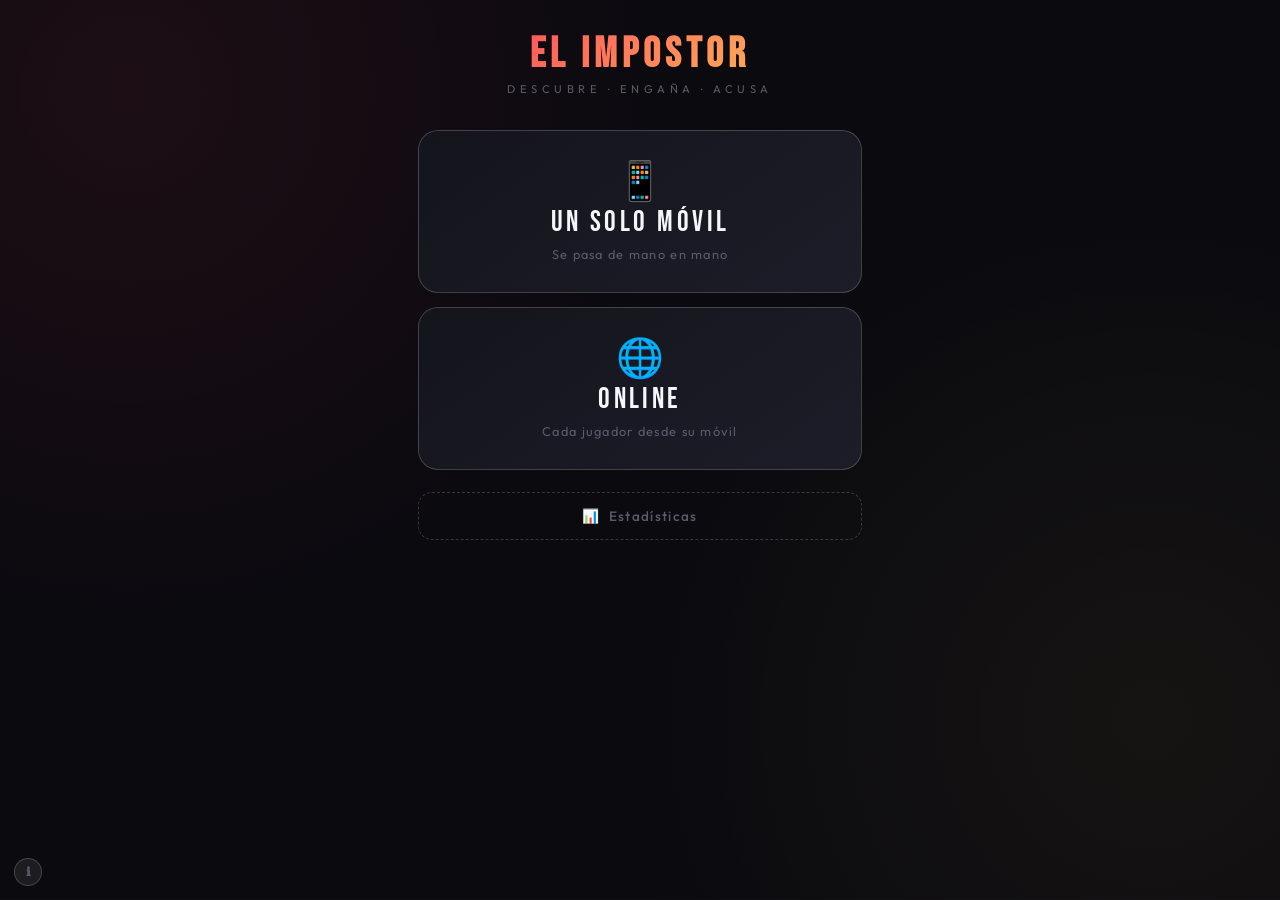
<file: index.html>
﻿<!DOCTYPE html>
<html lang="es">
<head>
<meta charset="UTF-8">
<meta name="viewport" content="width=device-width, initial-scale=1.0, maximum-scale=1.0, user-scalable=no">
<title>El Impostor</title>
<link rel="icon" type="image/svg+xml" href="favicon.svg">
<link rel="manifest" href="manifest.webmanifest">
<link rel="apple-touch-icon" href="icons/apple-touch-icon.png">
<meta name="theme-color" content="#0a0a0f">
<meta name="mobile-web-app-capable" content="yes">
<meta name="apple-mobile-web-app-capable" content="yes">
<meta name="apple-mobile-web-app-title" content="Impostor">
<meta name="apple-mobile-web-app-status-bar-style" content="black-translucent">
<link rel="preconnect" href="https://fonts.googleapis.com">
<link rel="preconnect" href="https://fonts.gstatic.com" crossorigin>
<link href="https://fonts.googleapis.com/css2?family=Bebas+Neue&family=Outfit:wght@400;600;700&display=swap" rel="stylesheet">
<link rel="stylesheet" href="css/styles.css?v=29">
</head>
<body>
<div class="app">
  <header class="header">
    <h1>El Impostor</h1>
    <div class="subtitle">Descubre · Engaña · Acusa</div>
  </header>

  <div id="on-takeover-banner" class="on-banner" style="display:none;">
    <div>El anfitrión sigue sin conexión y el relevo automático no ha ocurrido. Puedes continuar tú como anfitrión.</div>
    <div class="on-banner-btns"><button class="btn-secondary" id="on-btn-takeover">Ser el nuevo anfitrión</button></div>
  </div>
  <div id="on-resume-banner" class="on-banner" style="display:none;">
    <div id="on-resume-text"></div>
    <div class="on-banner-btns"><button class="btn-secondary" id="on-resume-retry">Volver a la sala</button><button class="btn-secondary btn-ghost" id="on-resume-discard">Descartar</button></div>
  </div>

  <!-- ===== SCREEN 0: INICIO ===== -->
  <div class="screen active" id="screen-home">
    <div class="home-wrap">
      <button class="home-btn" id="btn-home-local"><span class="home-ico">📱</span><span class="home-title">Un solo móvil</span><span class="home-sub">Se pasa de mano en mano</span></button>
      <button class="home-btn" id="btn-home-online"><span class="home-ico">🌐</span><span class="home-title">Online</span><span class="home-sub">Cada jugador desde su móvil</span></button>
      <button class="btn-archivo" id="btn-home-stats"><span>📊</span> Estadísticas</button>
      <button class="btn-archivo" id="btn-install" style="display:none;"><span>📲</span> Instalar la app en este móvil</button>
      <div class="on-msg" id="install-hint" style="display:none;">En iPhone: toca Compartir y «Añadir a pantalla de inicio» para instalar la app.</div>
    </div>
  </div>

  <!-- ===== ESTADÍSTICAS ===== -->
  <div class="screen" id="screen-stats">
    <div class="archivo-header"><button class="btn-back" id="btn-stats-back">← Inicio</button><h2>Estadísticas</h2></div>
    <div class="section"><div id="stats-body"></div></div>
    <button class="btn-secondary btn-ghost" id="btn-stats-reset">Borrar estadísticas</button>
  </div>

  <!-- ===== SCREEN 1: SETUP ===== -->
  <div class="screen" id="screen-setup">
    <button class="btn-back local-only" id="btn-setup-home" style="margin-bottom:12px;">‹ Inicio</button>
    <div id="online-host-panel" class="section on-host-panel" style="display:none;">
      <div class="section-title">🌐 Sala online: <span id="on-host-room"></span> <span class="on-chip" id="on-host-transport" style="display:none;"></span></div>
      <div class="timer-controls" style="margin:0 0 8px;">
        <button class="btn-secondary btn-mini" id="on-btn-share" style="margin-top:0;font-size:1rem;">📨 Compartir sala</button>
        <button class="btn-secondary btn-mini" id="on-btn-qr" style="margin-top:0;font-size:1rem;">📱 Código QR</button>
      </div>
      <details id="on-host-info" class="on-host-info">
        <summary>ℹ️ Información del anfitrión</summary>
        <div class="on-warn" id="on-host-warn" style="display:none;"></div>
        <button class="btn-ghost btn-mini btn-tiny" id="on-btn-bg">🔒 Segundo plano</button>
        <button class="btn-ghost btn-mini btn-tiny" id="on-btn-wake" style="display:none;">☀️ Mantener la pantalla encendida</button>
      </details>
      <div class="on-msg" id="on-host-msg"></div>
      <div class="toggle-row" style="margin-bottom:6px;">
        <div class="toggle-label">🗳 Votación integrada<small>Cada jugador vota al impostor desde su móvil</small></div>
        <div class="switch on" id="sw-vote"></div>
      </div>
      <div id="on-host-players" class="on-players"></div>
      <div id="on-proposals" class="on-players"></div>
      <div class="on-hist" style="display:none;"></div>
      <button class="btn-secondary btn-ghost" id="on-host-leave">Cerrar la sala</button>
    </div>
    <div class="section">
      <div class="section-title local-only">Jugadores</div>
      <div class="stepper local-only">
        <button class="stepper-btn" id="btn-players-minus" aria-label="Reducir jugadores">−</button>
        <div class="stepper-divider"></div>
        <input type="number" id="inp-players" class="stepper-inp" min="3" value="4" inputmode="numeric" aria-label="Número de jugadores">
        <div class="stepper-divider"></div>
        <button class="stepper-btn" id="btn-players-plus" aria-label="Añadir jugador">+</button>
      </div>

      <div class="section-title" style="margin-top:16px;" id="lbl-impostors">Impostores</div>
      <div class="stepper">
        <button class="stepper-btn" id="btn-impostors-minus" aria-label="Reducir impostores">−</button>
        <div class="stepper-divider"></div>
        <input type="number" id="inp-impostors" class="stepper-inp" min="1" value="1" inputmode="numeric" aria-label="Número de impostores">
        <div class="stepper-divider"></div>
        <button class="stepper-btn" id="btn-impostors-plus" aria-label="Añadir impostor">+</button>
      </div>

      <div class="names-collapsible local-only" id="names-collapsible">
        <div class="names-collapsible-header" id="names-collapsible-header">
          <span class="names-collapsible-label">Nombres de jugadores</span>
          <span class="names-collapsible-chevron">▼</span>
        </div>
        <div class="names-collapsible-body">
          <table class="players-table" id="players-table" style="margin-top:6px;"></table>
          <button class="btn-add-player" id="btn-add-player">＋ Añadir jugador</button>
        </div>
      </div>
    </div>

    <div class="section">
      <div class="section-title">Categorías</div>
      <div class="cat-actions">
        <button class="cat-action all" id="btn-all">Todas</button>
        <button class="cat-action custom" id="btn-custom">Personalizada</button>
      </div>
      <div id="alcalde-mode-row" style="display:none;margin-bottom:12px;">
        <div class="multi-word-label">👑 Quién es el Alcalde</div>
        <div class="multi-word-btns compact"><button class="multi-word-btn selected" id="alc-rand">Aleatorio</button><button class="multi-word-btn" id="alc-rot">Sin repetir</button><button class="multi-word-btn" id="alc-host" style="display:none;">Anfitrión siempre</button></div>
      </div>
      <div class="cat-collapsible" id="cat-collapsible">
        <div class="cat-collapsible-header" id="cat-collapsible-header">
          <span class="cat-collapsible-label">Categorías individuales</span>
          <span class="cat-collapsible-chevron">▼</span>
        </div>
        <div class="cat-collapsible-body">
          <div class="cat-grid" id="cat-grid" style="margin-top:8px;"></div>
        </div>
      </div>
    </div>

    <!-- MODOS DE JUEGO -->
    <div class="section" style="margin-bottom:14px;">
      <div class="section-title">Modos de Juego</div>
      <div class="mode-btns">
        <button class="mode-btn selected" data-mode="normal" id="mode-normal">
          <span class="mode-btn-icon">🎭</span>
          <div class="mode-btn-title">Normal</div>
        </button>
        <button class="mode-btn" data-mode="multiple" id="mode-multiple">
          <span class="mode-btn-icon">🔀</span>
          <div class="mode-btn-title" id="mode-multiple-title">Múltiple</div>
        </button>
        <button class="mode-btn" data-mode="escondite" id="mode-escondite">
          <span class="mode-btn-icon">🕵️</span>
          <div class="mode-btn-title">Escondite</div>
        </button>
        <button class="mode-btn" data-mode="bandos" id="mode-bandos">
          <span class="mode-btn-icon">⚔️</span>
          <div class="mode-btn-title">Bandos</div>
        </button>
      </div>
      <div id="mode-details-wrap">
        <button class="mode-details-toggle" id="mode-details-toggle">
          <span id="mode-details-label">Ver detalles</span>
          <span class="mode-details-chevron">▼</span>
        </button>
        <div class="mode-details-body">
          <div id="mode-desc-box"></div>
        </div>
      </div>
      <div id="escondite-config" style="display:none;margin-top:12px;padding-top:12px;border-top:1px solid var(--border);">
        <div class="multi-word-label">Impostores: palabra de la gente</div>
        <div class="multi-word-btns compact"><button class="multi-word-btn selected" data-ik="1">La conocen</button><button class="multi-word-btn" data-ik="0">No la conocen</button></div>
        <div class="multi-word-label" style="margin-top:8px;">Su clave (palabra común)</div>
        <div class="multi-word-btns compact"><button class="multi-word-btn selected" data-kc="otra">Otra categoría</button><button class="multi-word-btn" data-kc="misma">Misma categoría</button></div>
        <div class="new-cat-hint" style="margin-top:6px;">Con «Personalizada» la clave la escribe el primer impostor.</div>
      </div>
      <div id="multi-word-config" style="display:none;">
        <div class="multi-word-label">Palabras distintas</div>
        <div class="multi-word-btns" id="multi-word-btns"></div>
      </div>
      <div class="mode-extras" style="margin-top:12px;padding-top:10px;border-top:1px solid var(--border);">
        <div class="toggle-row">
        <div class="toggle-label">Traidor<small>Un civil secreto juega para los impostores (mín. 3 civiles)</small></div>
        <div class="switch" id="sw-traitor"></div>
        </div>
        <div class="toggle-row">
        <div class="toggle-label">Misiones secretas<small>Cada jugador recibe una misión (palabras y acciones) que debe cumplir sin que se note</small></div>
        <div class="switch" id="sw-mission"></div>
        </div>
        <div id="mission-who-row" style="display:none;margin:2px 0 8px;">
        <div class="multi-word-label">Reciben misión</div>
        <div class="multi-word-btns compact"><button class="multi-word-btn selected" data-mw="todos">Todos</button><button class="multi-word-btn" data-mw="civiles">Solo civiles</button><button class="multi-word-btn" data-mw="impostores">Solo impostores</button></div>
        <div class="toggle-row" style="margin-top:6px;">
        <div class="toggle-label">🌶 Incluir misiones picantes<small>Más atrevidas y de postureo (sin nada sexual ni de pareja)</small></div>
        <div class="switch on" id="sw-spicy"></div>
        </div>
        </div>
      </div>
    </div>

    <button class="btn-primary" id="btn-start">Comenzar</button>
    <div class="error-msg" id="setup-error"></div>

    <div class="section" style="margin-top:14px;">
      <div class="collapsible-header" id="opts-header">
        <div class="section-title" style="margin-bottom:0;">Opciones</div>
        <span class="collapsible-chevron">▼</span>
      </div>
      <div class="collapsible-body" id="opts-body">
        <div style="padding-top:12px;">
          <div class="toggle-row">
            <div class="toggle-label">Pista<small>Ayuda al impostor (los demás siempre ven la categoría)</small></div>
            <div class="switch" id="sw-hint"></div>
          </div>
          <div class="toggle-row on-host-only" style="margin-top:4px;">
            <div class="toggle-label">Pista escalonada<small>Online: la pista del impostor se amplía con el tiempo (categoría → inicial y letras → descripción)</small></div>
            <div class="switch" id="sw-staged"></div>
          </div>
          <div id="hint-mode-row" style="display:none;margin:6px 0 4px;">
            <div class="multi-word-label">Tipo de pista</div>
            <div class="multi-word-btns compact">
              <button class="multi-word-btn selected" data-hm="cat">Categoría</button>
              <button class="multi-word-btn" data-hm="inicial">Inicial + letras</button>
              <button class="multi-word-btn" data-hm="desc">Descripción</button>
            </div>
          </div>
          <div class="toggle-row">
            <div class="toggle-label">Cronómetro<small>Activar temporizador para la ronda</small></div>
            <div class="switch" id="sw-timer"></div>
          </div>
          <div id="timer-config" style="display:none; margin-top:12px;">
            <div class="timer-row">
              <input type="number" id="inp-timer" class="num-inp-plain" min="10" max="3600" value="180" inputmode="numeric">
              <span class="label">segundos</span>
            </div>
          </div>
          <div class="toggle-row">
            <div class="toggle-label">Modo rápido<small>Cronómetro automático por ronda; online: votación y siguiente ronda automáticas</small></div>
            <div class="switch" id="sw-quick"></div>
          </div>
          <div id="quick-secs-row" style="display:none;margin:2px 0 8px;">
            <div class="multi-word-label">Segundos por ronda</div>
            <div class="multi-word-btns compact"><button class="multi-word-btn" data-qs="45">45</button><button class="multi-word-btn selected" data-qs="60">60</button><button class="multi-word-btn" data-qs="90">90</button></div>
          </div>
          <div class="toggle-row">
            <div class="toggle-label">Imágenes<small>Busca imagen en Wikipedia (requiere internet, puede fallar)</small></div>
            <div class="switch" id="sw-images"></div>
          </div>
          <div class="toggle-row">
            <div class="toggle-label">Vibración<small>Feedback háptico en el móvil</small></div>
            <div class="switch on" id="sw-vibrate"></div>
          </div>
          <div class="toggle-row">
            <div class="toggle-label">Sonido<small>Efectos al revelar roles, eliminar y ganar</small></div>
            <div class="switch on" id="sw-sound"></div>
          </div>

        </div>
      </div>
    </div>

    <div style="display:flex; gap:8px; margin-top:8px;">
      <button class="btn-archivo" id="btn-open-archivo" style="flex:0.9; margin-top:0;">
        <span>📂</span> Archivo de palabras
      </button>
      <button class="btn-archivo" id="btn-save-main" style="flex:0.1; margin-top:0; padding:8px 8px; font-size:0.9rem;">
        💾
      </button>
    </div>
    <div id="save-feedback-main" style="display:none; text-align:center; font-size:0.78rem; color:var(--green); margin-top:6px; letter-spacing:0.1em;">✓ Guardado — ábrelo desde Descargas</div>
    <button class="btn-archivo" id="btn-open-online" style="margin-top:14px;"><span>🌐</span> Jugar online (cada uno en su móvil)</button>
  </div>

  <!-- ===== SCREEN 1b: ALCALDE ===== -->
  <div class="screen" id="screen-alcalde">
    <div class="alcalde-screen">
      <div class="alcalde-badge">👑 Alcalde</div>
      <div class="alcalde-title">El Alcalde Elige</div>
      <div class="alcalde-who" id="alcalde-who-box">
        <div class="alcalde-who-label">El Alcalde es</div>
        <div class="alcalde-who-name" id="alcalde-who-name">—</div>
      </div>
      <div class="alcalde-sub">Define las palabras de esta ronda.<br>El Alcalde tiene voto de gracia en caso de empate.</div>

      <div class="alcalde-num-words">
        <div class="alcalde-num-label">Número de palabras</div>
        <div class="stepper" style="max-width:200px;margin:0 auto;">
          <button class="stepper-btn" id="btn-alcalde-words-minus">−</button>
          <div class="stepper-divider"></div>
          <input type="number" id="inp-alcalde-numwords" class="stepper-inp" min="1" value="1" inputmode="numeric">
          <div class="stepper-divider"></div>
          <button class="stepper-btn" id="btn-alcalde-words-plus">+</button>
        </div>
      </div>

      <div class="alcalde-words-list" id="alcalde-words-list"></div>

      <button class="btn-alcalde-confirm" id="btn-alcalde-confirm">Confirmar</button>
    </div>
  </div>

  <!-- ===== SCREEN 2: TURNS ===== -->
  <div class="screen" id="screen-turns">
    <div class="turn-info">
      <div id="mode-badge-turns"></div>
      <div class="player-num" id="player-num">Jugador 1</div>
      <div class="player-of" id="player-of">1 de 4</div>
    </div>
    <div class="reveal-card" id="reveal-card">
      <div class="reveal-hidden">
        <div class="eye-icon">👁</div>
        <div class="tap-text">Toca para ver</div>
      </div>
      <div class="reveal-shown" id="reveal-shown"></div>
    </div>
    <button class="btn-primary" id="btn-next">Siguiente</button>
    <button class="btn-secondary" id="btn-go-game" style="display:none;">Comenzar el Juego</button>
    <button class="btn-secondary btn-ghost" id="btn-back-setup">Volver al inicio</button>
  </div>

  <!-- ===== SCREEN 3: GAME ===== -->
  <div class="screen" id="screen-game">
    <div id="timer-area">
      <div class="timer-display">
        <div class="timer-time" id="timer-time">03:00</div>
        <div class="timer-label" id="timer-label">Tiempo restante</div>
      </div>
      <div class="timer-controls">
        <button class="btn-secondary" id="btn-timer-start">Iniciar</button>
        <button class="btn-secondary btn-ghost" id="btn-timer-reset">Reiniciar</button>
      </div>
      <div class="timer-edit">
        <input type="number" id="inp-timer-change" min="10" max="3600" inputmode="numeric" placeholder="Nuevo tiempo (s)">
        <button id="btn-timer-change">Cambiar</button>
      </div>
    </div>
    <div class="no-timer" id="no-timer-area" style="display:none;">
      <div class="icon">🎭</div>
      <div>¡A jugar! Sin cronómetro.</div>
    </div>

    <div class="section" style="margin-top:16px;">
      <div class="section-title">Jugadores</div>
      <div class="game-players" id="game-players-list"></div>
    </div>

    <button class="btn-ver-resultados" id="btn-ver-resultados">📋 Ver resultados</button>
    <button class="end-btn" id="btn-end-game">Fin del Juego</button>
  </div>

  <!-- ===== SCREEN 5: VICTORIA ===== -->
  <div class="screen" id="screen-victoria">
    <div class="victory-msg" id="victory-msg"></div>
    <div class="section" style="margin-top:8px;">
      <div class="section-title">Jugadores</div>
      <div class="game-players" id="victoria-players-list"></div>
    </div>
    <button class="btn-ver-resultados" id="btn-ver-resultados-victoria">📋 Ver resultados completos</button>
    <button class="end-btn" id="btn-end-victoria">Nueva Partida</button>
  </div>

  <!-- ===== ONLINE: MENÚ ===== -->
  <div class="screen" id="screen-online-menu">
    <div class="section">
      <div class="section-title">🌐 Jugar online</div>
      <div class="new-cat-hint" style="margin:0 0 12px;">Cada jugador entra desde su móvil con el mismo nombre de sala y contraseña. Quien crea la sala es el anfitrión: elige los ajustes y reparte los roles.</div>
      <div class="new-cat-fields">
        <input type="text" id="on-room" class="field-inp" placeholder="Nombre de la sala" maxlength="30" autocomplete="off" autocapitalize="none">
        <input type="password" id="on-pass" class="field-inp" placeholder="Contraseña (mín. 4 caracteres)" maxlength="30" autocomplete="off">
        <div class="on-msg" id="on-pass-strength" style="margin:0;text-align:left;"></div>
        <input type="text" id="on-name" class="field-inp" placeholder="Tu nombre" maxlength="24" autocomplete="off">
      </div>
    </div>
    <button class="btn-primary" id="on-btn-create">Crear sala (soy el anfitrión)</button>
    <button class="btn-secondary" id="on-btn-join" style="margin-top:10px;">Unirme a una sala</button>
    <div class="on-msg" id="on-menu-status"></div>
    <div class="error-msg" id="on-menu-error"></div>
    <button class="btn-back" id="on-menu-detail-btn" style="display:none;margin:0 auto 8px;">Ver detalles</button>
    <div class="on-msg" id="on-menu-detail" style="display:none;white-space:pre-wrap;text-align:left;font-size:.75rem;"></div>
    <button class="btn-secondary btn-ghost" id="on-btn-menu-back">Volver</button>
  </div>

  <!-- ===== ONLINE: LOBBY / ESPERA (jugadores) ===== -->
  <div class="screen" id="screen-online-lobby">
    <div class="section">
      <div class="section-title">Sala: <span id="on-lobby-room"></span> <span class="on-chip" id="on-lobby-transport" style="display:none;"></span></div>
      <div class="on-msg" id="on-lobby-msg"></div>
      <div class="timer-controls" style="margin:6px 0 8px;">
        <button class="btn-secondary btn-mini" id="on-lobby-share" style="margin-top:0;font-size:1rem;">📨 Compartir sala</button>
        <button class="btn-secondary btn-mini" id="on-lobby-qr" style="margin-top:0;font-size:1rem;">📱 Código QR</button>
      </div>
      <div id="on-lobby-players" class="on-players"></div>
    </div>
    <div class="section">
      <div class="section-title">Ajustes (los decide el anfitrión)</div>
      <div id="on-lobby-settings" class="on-settings"></div>
    </div>
    <div class="section on-hist" style="display:none;"></div>
    <div class="section" id="on-propose-box">
      <div class="section-title">💡 Proponer una palabra</div>
      <div class="timer-edit" style="margin-top:0;"><input type="text" id="on-inp-propose" maxlength="40" placeholder="Palabra para el anfitrión…" autocomplete="off"><button id="on-btn-propose">Enviar</button></div>
      <div class="on-msg" id="on-propose-msg"></div>
    </div>
    <button class="btn-secondary" id="on-btn-cancel-round" style="display:none;">Cancelar ronda</button>
    <button class="btn-secondary btn-ghost" id="on-btn-leave-lobby">Salir de la sala</button>
  </div>

  <!-- ===== ONLINE: PARTIDA ===== -->
  <div class="screen" id="screen-online-game">
    <div class="on-note" id="on-host-note" style="display:none;">👑 Eres el anfitrión: no cierres la pestaña ni bloquees la pantalla.</div>
    <div class="turn-info">
      <div id="on-mode-badge"></div>
      <div class="player-num" id="on-player-name">—</div>
      <div class="player-of" id="on-round-label">Ronda 1</div>
    </div>
    <div class="reveal-card" id="on-reveal-card">
      <div class="reveal-hidden">
        <div class="eye-icon">👁</div>
        <div class="tap-text" id="on-tap-text">Esperando tu rol…</div>
      </div>
      <div class="reveal-shown" id="on-reveal-shown"></div>
    </div>
    <button class="btn-secondary" id="on-btn-pass" style="display:none;">Pasar el móvil ➜</button>
    <div id="on-wait-box" class="section on-wait" style="display:none;">
      <div class="on-msg" id="on-wait-msg">Mira tu rol y pulsa Comenzar cuando estés listo.</div>
      <button class="btn-primary" id="on-btn-ready" style="margin-top:0;">Comenzar</button>
      <button class="btn-secondary" id="on-btn-start-all" style="display:none;">Comenzar para todos</button>
    </div>
    <div id="on-game-main">
    <div id="on-result"></div>
    <div id="on-vote-box" class="section" style="display:none;">
      <div class="section-title">🗳 Votación</div>
      <div class="on-msg" id="on-vote-msg"></div>
      <div id="on-vote-list" class="on-vote-list"></div>
      <div id="on-vote-host" style="display:none;">
        <button class="btn-secondary" id="on-btn-vote-close">Cerrar votación</button>
        <button class="btn-primary" id="on-btn-vote-elim" style="display:none;">Eliminar al más votado</button>
        <button class="btn-secondary btn-ghost" id="on-btn-vote-cancel">Cancelar votación</button>
      </div>
    </div>
    <button class="btn-secondary" id="on-btn-vote-start" style="display:none;">🗳 Iniciar votación</button>
    <div id="on-timer-area" style="display:none;">
      <div class="timer-display">
        <div class="timer-time" id="on-timer-time">03:00</div>
        <div class="timer-label" id="on-timer-label">En pausa</div>
      </div>
      <div id="on-timer-host" style="display:none;">
        <div class="timer-controls">
          <button class="btn-secondary" id="on-btn-timer-start">Iniciar</button>
          <button class="btn-secondary btn-ghost" id="on-btn-timer-reset">Reiniciar</button>
        </div>
        <div class="timer-edit">
          <input type="number" id="on-inp-timer" min="10" max="3600" inputmode="numeric" placeholder="Nuevo tiempo (s)">
          <button id="on-btn-timer-change">Cambiar</button>
        </div>
      </div>
    </div>
    <div class="section" style="margin-top:16px;">
      <div class="section-title">Jugadores</div>
      <div class="game-players" id="on-players"></div>
    </div>
    <button class="btn-ver-resultados" id="on-btn-results" style="display:none;">📋 Ver resultados</button>
    <button class="btn-secondary" id="on-btn-clear-popup" style="display:none;">Quitar aviso de eliminado a todos</button>
    <button class="btn-secondary" id="on-btn-quick" style="display:none;">🔁 Otra ronda (mismos ajustes)</button>
    <button class="end-btn" id="on-btn-end" style="display:none;">Terminar ronda</button>
    <div class="section on-hist" style="display:none;"></div>
    </div>
    <button class="end-btn" id="on-btn-cancel-wait" style="display:none;">Cancelar ronda</button>
    <button class="btn-secondary btn-ghost" id="on-btn-leave">Salir de la sala</button>
  </div>

  <!-- ===== SCREEN 4: ARCHIVO ===== -->
  <div class="screen" id="screen-archivo">
    <div class="archivo-header">
      <button class="btn-back" id="btn-back-from-archivo">← Volver</button>
      <h2>Palabras</h2>
      <button class="btn-load" id="btn-load-html" title="Cargar una lista de palabras guardada (solo en este dispositivo)">📂 Cargar</button>
      <button class="btn-save" id="btn-save-html" title="Guardar la lista de palabras como archivo .json">💾 Guardar</button>
      <input type="file" id="inp-load-file" accept=".json,application/json" style="display:none">
    </div>
    <div id="save-feedback" style="display:none; text-align:center; font-size:0.78rem; color:var(--green); margin-bottom:10px; letter-spacing:0.1em;">✓ Guardado — ábrelo desde Descargas</div>
    <div id="load-feedback" style="display:none; text-align:center; font-size:0.78rem; color:var(--blue); margin-bottom:10px; letter-spacing:0.1em;"></div>
    <div class="on-msg" id="archivo-lista-estado" style="margin:0 0 4px;"></div>
    <div class="on-msg" id="archivo-persist" style="margin:0 0 8px;font-size:.72rem;color:var(--text-faded);"></div>
    <div class="timer-controls" style="margin:0 0 10px;">
      <button class="btn-secondary btn-ghost btn-mini" id="editor-undo" title="Deshacer el último cambio" style="margin-top:0;font-size:1rem;">↶ Deshacer</button>
      <button class="btn-secondary btn-ghost btn-mini" id="btn-restore-seed" title="Volver a la lista original" style="margin-top:0;font-size:1rem;">↺ Lista de serie</button>
    </div>
    <div class="multi-word-btns compact" style="margin:0 0 10px;"><button class="multi-word-btn selected" id="editor-tab-pal">📝 Palabras</button><button class="multi-word-btn" id="editor-tab-mis">📋 Misiones</button></div>
    <div id="editor-pal-only">
    <div class="timer-controls" style="margin:0 0 10px;">
      <button class="btn-secondary btn-ghost btn-mini" id="btn-share-list" style="margin-top:0;font-size:1rem;">📱 Compartir QR</button>
      <button class="btn-secondary btn-ghost btn-mini" id="btn-scan-list" style="margin-top:0;font-size:1rem;">📷 Escanear QR</button>
    </div>
    </div>
    <div class="on-msg" id="editor-msg" style="margin:0 0 6px;color:var(--gold);"></div>
    <input type="search" id="editor-search" class="field-inp" placeholder="Buscar categoría o palabra…" autocomplete="off" style="margin-bottom:12px;">
    <div id="editor-pal-only2">
    <div class="new-cat-section" style="padding:12px;">
      <div class="timer-edit" style="margin-top:0;"><input type="text" id="editor-new-name" maxlength="40" placeholder="Nueva categoría…"><button id="editor-new-btn">Crear</button></div>
    </div>
    </div>
    <div id="editor-mis-only" style="display:none;"></div>
    <div id="editor-list"></div>
  </div>

</div>

  <button class="btn-info-toggle" id="btn-info-toggle" title="Info">ℹ</button>
  <div id="on-conn-banner" class="on-conn" style="display:none;">Sin conexión… reconectando</div>
  <div id="on-toast" class="on-toast" style="display:none;"></div>
  <div id="on-busy" class="on-busy" style="display:none;"><div id="on-busy-text">Conectando…</div></div>
  <div class="info-footer" id="info-footer">
    <p><strong>Dirección:</strong> RMP</p>
    <p><strong>Desarrollo:</strong> Efectuado a través de Vibe Coding con Claude</p>
    <p><strong>Derechos:</strong> Licencia CC BY-SA</p>
  </div>
<!--
  LISTA DE PALABRAS DE SERIE (única fuente). Para cambiarla, edita este bloque directamente en GitHub.
  Cada categoría tiene: "id" (identificador único, sin cambiarlo después), "nombre" (lo que se ve),
  "bloqueada" (true = aparece desmarcada por defecto), "sinImagenes" (true = no busca imagen en Wikipedia)
  y "palabras" (una por línea; admiten descripción entre paréntesis: "Pizza (Italia)").
  Cuida las comas al final de cada línea (la última de cada lista no lleva coma) y las comillas dobles.
-->
<script id="palabras-json" type="application/json">
{
  "version": 2,
  "categorias": [
    {
      "id": "PAISES",
      "nombre": "PAISES",
      "bloqueada": false,
      "sinImagenes": false,
      "palabras": [
        "Afganistán",
        "Albania",
        "Alemania",
        "Andorra",
        "Angola",
        "Antigua y Barbuda",
        "Arabia Saudita",
        "Argelia",
        "Argentina",
        "Armenia",
        "Australia",
        "Austria",
        "Azerbaiyán",
        "Bahamas",
        "Bangladés",
        "Barbados",
        "Baréin",
        "Bélgica",
        "Belice",
        "Benín",
        "Bielorrusia",
        "Birmania (Myanmar)",
        "Bolivia",
        "Bosnia y Herzegovina",
        "Botsuana",
        "Brasil",
        "Brunéi",
        "Bulgaria",
        "Burkina Faso",
        "Burundi",
        "Bután",
        "Cabo Verde",
        "Camboya",
        "Camerún",
        "Canadá",
        "Catar",
        "Chad",
        "Chile",
        "China",
        "Chipre",
        "Colombia",
        "Comoras",
        "Corea del Norte",
        "Corea del Sur",
        "Costa de Marfil",
        "Costa Rica",
        "Croacia",
        "Cuba",
        "Dinamarca",
        "Yibuti",
        "Dominica",
        "Ecuador",
        "Egipto",
        "El Salvador",
        "Emiratos Árabes Unidos",
        "Eritrea",
        "Eslovaquia",
        "Eslovenia",
        "España",
        "Estados Unidos",
        "Estonia",
        "Eswatini (Suazilandia)",
        "Etiopía",
        "Filipinas",
        "Finlandia",
        "Fiyi",
        "Francia",
        "Gabón",
        "Gambia",
        "Georgia",
        "Ghana",
        "Granada",
        "Grecia",
        "Guatemala",
        "Guinea",
        "Guinea-Bisáu",
        "Guinea Ecuatorial",
        "Guyana",
        "Haití",
        "Honduras",
        "Hungría",
        "India",
        "Indonesia",
        "Irak",
        "Irán",
        "Irlanda",
        "Islandia",
        "Israel",
        "Italia",
        "Jamaica",
        "Japón",
        "Jordania",
        "Kazajistán",
        "Kenia",
        "Kirguistán",
        "Kiribati",
        "Kosovo",
        "Kuwait",
        "Laos",
        "Lesoto"
      ]
    },
    {
      "id": "PERSONAJES_HISTORICOS_REALES",
      "nombre": "PERSONAJES HISTORICOS REALES",
      "bloqueada": false,
      "sinImagenes": false,
      "palabras": [
        "Napoleón Bonaparte",
        "Julio César",
        "Alejandro Magno",
        "Cleopatra",
        "Albert Einstein",
        "Marie Curie",
        "Isaac Newton",
        "Charles Darwin",
        "Leonardo da Vinci",
        "Miguel Ángel",
        "William Shakespeare",
        "Johann Sebastian Bach",
        "Wolfgang Amadeus Mozart",
        "Ludwig van Beethoven",
        "Friedrich Nietzsche",
        "Platón",
        "Aristóteles",
        "Sócrates",
        "Confucio",
        "Mahatma Gandhi",
        "Martin Luther King Jr.",
        "Nelson Mandela",
        "Winston Churchill",
        "Abraham Lincoln",
        "George Washington",
        "Simón Bolívar",
        "José de San Martín",
        "Benito Juárez",
        "Juana de Arco",
        "Cristóbal Colón",
        "Fernando de Magallanes",
        "James Cook",
        "Marco Polo",
        "Hernán Cortés",
        "Francisco Pizarro",
        "Carlomagno",
        "Genghis Khan",
        "Atila",
        "Ricardo Corazón de León",
        "Isabel I de Inglaterra",
        "Catalina la Grande",
        "Pedro el Grande",
        "Luis XIV de Francia",
        "María Antonieta",
        "Emiliano Zapata",
        "Pancho Villa",
        "Fidel Castro",
        "Che Guevara",
        "Vladimir Lenin",
        "Iósif Stalin",
        "Adolf Hitler",
        "Benito Mussolini",
        "Francisco Franco",
        "Indira Gandhi",
        "Margaret Thatcher",
        "Franklin D. Roosevelt",
        "John F. Kennedy",
        "Desmond Tutu",
        "Rigoberta Menchú",
        "Hipatia de Alejandría",
        "Rosalind Franklin",
        "Nikola Tesla",
        "Thomas Alva Edison",
        "Galileo Galilei",
        "Johannes Kepler",
        "Nicolás Copérnico",
        "Charles Dickens",
        "Fiódor Dostoyevski",
        "Jane Austen",
        "Gabriel García Márquez",
        "Pablo Picasso",
        "Vincent van Gogh",
        "Frida Kahlo",
        "Diego Rivera",
        "Salvador Dalí",
        "Andy Warhol",
        "Charlie Chaplin",
        "Marilyn Monroe",
        "Cervantes",
        "John Lennon",
        "Julio Iglesias",
        "Freddie Mercury",
        "Carlos III (Rey de España)",
        "Malcolm X",
        "Rosa Parks",
        "Ana Frank",
        "Tutankamón",
        "Ramsés II",
        "Hammurabi",
        "Moisés",
        "Jesús de Nazaret",
        "Mahoma",
        "Buda (Siddhartha Gautama)",
        "Carl Jung",
        "Sigmund Freud",
        "Friedrich Engels",
        "Karl Marx",
        "Adam Smith",
        "Stephen Hawking",
        "Hipócrates"
      ]
    },
    {
      "id": "PERSONAJES_FICCION",
      "nombre": "PERSONAJES FICCION",
      "bloqueada": false,
      "sinImagenes": false,
      "palabras": [
        "Enola Holmes",
        "Profesor Moriarty (Serlock Holmes)",
        "Sancho Panza (Don Quijote)",
        "Q (Antagonista de Star Trek:Nueva generacion)",
        "Ron Weasley",
        "Albus Dumbledore",
        "Pluto",
        "Katniss Everdeeen (Los Juegos del Hambre)",
        "Peeta (Los juegos del hambre)",
        "Capitan Picard (Star Trek:Nueva generacion)",
        "L (Death Note)",
        "Presidente Snow (Los juegos del Hambre)",
        "Don Quijote",
        "Truman (Show de Truman)",
        "Robinson Crusoe",
        "Dr. Frankenstein (y su monstruo)",
        "Dr. Jekyll (y Mr. Hyde)",
        "Dorian Gray",
        "Ebenezer Scrooge",
        "Capitán Nemo",
        "Edmond Dantés (Conde de Montecristo)",
        "Romeo Montesco",
        "Julieta Capuleto",
        "Hamlet",
        "Otelo",
        "Batman (Bruce Wayne)",
        "Joker",
        "Superman (Clark Kent)",
        "Wonder Woman (Diana Prince)",
        "Spider-Man (Peter Parker)",
        "Iron Man (Tony Stark)",
        "Capitán América (Steve Rogers)",
        "Los alcantara (Cuentame como paso)",
        "Gonzalo (Aguila roja)",
        "Dulcinea del Toboso (Don Quijote)",
        "Doctor Strange (Stephen Strange)",
        "Black Widow (Natasha Romanoff)",
        "Linterna Verde (Hal Jordan)",
        "Flash (Barry Allen)",
        "Aquaman (Arthur Curry)",
        "Hellboy (Anung Un Rama)",
        "John Constantine",
        "V (de V de Vendetta)",
        "Rorschach (Walter Kovacs)",
        "Sandman (Morfeo)",
        "Tintín",
        "Milú",
        "Asterix",
        "Obelix",
        "Mortadelo",
        "Filemón",
        "Mafalda",
        "Garfield",
        "Snoopy",
        "Mario",
        "Luigi",
        "Princesa Peach",
        "Bowser",
        "Link",
        "Zelda",
        "Ganon (Ganondorf)",
        "Samus Aran",
        "Capitan Kirk (Star Trek: Original)",
        "Kirby",
        "Sonic the Hedgehog",
        "Dr. Eggman (Robotnik)",
        "Lara Croft (Tomb Raider)",
        "Kratos (God of War)",
        "Nathan Drake (Uncharted)",
        "Ellie (The Last of Us)",
        "Joel (The Last of Us)",
        "Cloud Strife (Final Fantasy VII)",
        "Sephiroth (Final Fantasy VII)",
        "Geralt de Rivia (The Witcher)",
        "Ciri (The Witcher)",
        "Master Chief (Halo)",
        "Doomguy (Doom Slayer)",
        "Solid Snake (Metal Gear Solid)",
        "Big Boss (Metal Gear Solid)",
        "Gordon Freeman (Half-Life)",
        "Chell (Portal)",
        "Padme Amidale (Star Wars I)",
        "Crash Bandicoot",
        "Spyro the Dragon",
        "Steve (Minecraft)",
        "Leon S. Kennedy (Resident Evil)",
        "Jill Valentine (Resident Evil)",
        "Albert Wesker (Resident Evil)",
        "Dante (Devil May Cry)",
        "Vergil (Devil May Cry)",
        "Bayonetta",
        "Charlie y la fabrica de chocolate",
        "Winnie the Pooh",
        "Pippi Calzaslargas (Pippi Langstrumpf)",
        "Heidi (Heidi)",
        "El Principito (Le Petit Prince)",
        "Mary Poppins",
        "Peter Pan",
        "Capitán Garfio (Captain Hook)",
        "Dr. Who"
      ]
    },
    {
      "id": "PERSONAJES_PELICULAS_SERIES",
      "nombre": "PERSONAJES PELICULAS SERIES",
      "bloqueada": false,
      "sinImagenes": false,
      "palabras": [
        "Indiana Jones",
        "Han Solo",
        "Princesa Leia Organa",
        "Luke Skywalker",
        "Darth Vader (Anakin Skywalker)",
        "Yoda",
        "James Bond (007)",
        "Jack Sparrow (Piratas del Caribe)",
        "Tony Stark (Iron Man)",
        "Steve Rogers (Capitán América)",
        "Natasha Romanoff (Black Widow)",
        "Thor (Thor Odinson)",
        "Thanos",
        "Peter Parker (Spider-Man)",
        "Wolverine (Logan)",
        "Charles Xavier (Profesor X)",
        "Magneto (Erik Lehnsherr)",
        "Neo (Thomas Anderson)",
        "Trinity (Trinity)",
        "Morfeo (Morpheus)",
        "John Wick (Jardani Jovonovich)",
        "John McClane (Jungla de Cristal)",
        "Rocky Balboa (Rocky)",
        "Rambo (John Rambo)",
        "Ellen Ripley (Alien)",
        "Terminator (T-800)",
        "Sarah Connor (Terminator)",
        "RoboCop (Alex Murphy)",
        "Hannibal Lecter (El silencio de los corderos)",
        "Clarice Starling (El silencio de los corderos)",
        "Norman Bates (Psicosis)",
        "Michael Myers (Halloween)",
        "Freddy Krueger (Pesadilla en Elm Street)",
        "Jason Voorhees (Viernes 13)",
        "Leatherface (La matanza de Texas)",
        "Patrick Bateman (American Psycho)",
        "Tyler Durden (El club de la lucha)",
        "Jules Winnfield (Pulp Fiction)",
        "Vincent Vega (Pulp Fiction)",
        "Mia Wallace (Pulp Fiction)",
        "Don Vito Corleone (El Padrino)",
        "Michael Corleone (El Padrino)",
        "Forrest Gump (Forrest Gump)",
        "Benjamin Button (El curioso caso de Benjamin Button)",
        "Maximus Decimus Meridius (Gladiator)",
        "William Wallace (Braveheart)",
        "Alex DeLarge (La naranja mecánica)",
        "Jack Torrance (El resplandor)",
        "Harry Potter (Harry Potter)",
        "Hermione Granger (Harry Potter)",
        "Ron Weasley (Harry Potter)",
        "Lord Voldemort (Tom Riddle)",
        "Severus Snape (Harry Potter)",
        "Katniss Everdeen (Los juegos del hambre)",
        "Tris Prior (Divergente)",
        "Bella Swan (Crepúsculo)",
        "Edward Cullen (Crepúsculo)",
        "Frodo Bolsón (El Señor de los Anillos)",
        "Gandalf (El Señor de los Anillos)",
        "Gollum (Sméagol)",
        "Aragorn (El Señor de los Anillos)",
        "Legolas (El Señor de los Anillos)",
        "Daenerys Targaryen (Juego de Tronos)",
        "Jon Snow (Juego de Tronos)",
        "Tyrion Lannister (Juego de Tronos)",
        "Cersei Lannister (Juego de Tronos)",
        "Arya Stark (Juego de Tronos)",
        "Walter White (Breaking Bad)",
        "Jesse Pinkman (Breaking Bad)",
        "Saul Goodman (Better Call Saul)",
        "Don Draper (Mad Men)",
        "Peggy Olson (Mad Men)",
        "Carrie Bradshaw (Sex and the City)",
        "Tony Soprano (Los Soprano)",
        "Carmela Soprano (Los Soprano)",
        "Sherlock Holmes (BBC Sherlock)",
        "Dr. John Watson (BBC Sherlock)",
        "Eleven (Jane Hopper, Stranger Things)",
        "Jim Hopper (Stranger Things)",
        "Michael Scott (The Office)",
        "Dwight Schrute (The Office)",
        "Jim Halpert (The Office)",
        "Pam Beesly (The Office)",
        "Homer Simpson (Los Simpson)",
        "Marge Simpson (Los Simpson)",
        "Bart Simpson (Los Simpson)",
        "Lisa Simpson (Los Simpson)",
        "Peter Griffin (Padre de familia)",
        "Stewie Griffin (Padre de familia)",
        "Rick Sanchez (Rick y Morty)",
        "Morty Smith (Rick y Morty)",
        "Philip J. Fry (Futurama)",
        "Bender (Futurama)",
        "Turanga Leela (Futurama)",
        "SpongeBob SquarePants (Bob Esponja)",
        "Patrick Star (Bob Esponja)",
        "Shrek (Shrek)",
        "El Joker (The Dark Knight)",
        "Bruce Wayne (Batman: The Dark Knight)",
        "Jack Dawson (Titanic)"
      ]
    },
    {
      "id": "CELEBRIDADES_ACTUALES",
      "nombre": "CELEBRIDADES ACTUALES",
      "bloqueada": false,
      "sinImagenes": false,
      "palabras": [
        "Taylor Swift",
        "Beyoncé",
        "Juan Carlos I",
        "Drake",
        "Ed Sheeran",
        "Billie Eilish",
        "Ariana Grande",
        "Dua Lipa",
        "Harry Styles",
        "Rosalía",
        "Shakira",
        "Karol G",
        "The Weeknd",
        "Bruno Mars",
        "Lady Gaga",
        "Rihanna",
        "Kanye West",
        "Eminem",
        "Adele",
        "Justin Bieber",
        "BTS (grupo)",
        "Blackpink (grupo)",
        "Lionel Messi",
        "Cristiano Ronaldo",
        "Kylian Mbappé",
        "Neymar Jr.",
        "LeBron James",
        "Stephen Curry",
        "Kevin Durant",
        "Serena Williams",
        "Rafael Nadal",
        "Novak Djokovic",
        "Carlos Alcaraz",
        "Lewis Hamilton",
        "Max Verstappen",
        "Conor McGregor",
        "Simone Biles",
        "Michael Phelps",
        "Tom Brady",
        "Usain Bolt",
        "Dwayne Johnson (The Rock)",
        "Ryan Reynolds",
        "Tom Cruise",
        "Brad Pitt",
        "Leonardo DiCaprio",
        "Robert Downey Jr.",
        "Scarlett Johansson",
        "Zendaya",
        "Timothée Chalamet",
        "Margot Robbie",
        "Will Smith",
        "Chris Hemsworth",
        "Jennifer Lawrence",
        "Pedro Pascal",
        "Selena Gomez",
        "Miley Cyrus",
        "Jennifer Lopez",
        "Kim Kardashian",
        "Kylie Jenner",
        "Kendall Jenner",
        "Khloé Kardashian",
        "Paris Hilton",
        "MrBeast (Jimmy Donaldson)",
        "PewDiePie (Felix Kjellberg)",
        "Ibai Llanos",
        "AuronPlay",
        "Ninja (Tyler Blevins)",
        "Charli D'Amelio",
        "Addison Rae",
        "Bella Poarch",
        "Elon Musk",
        "Jeff Bezos",
        "Bill Gates",
        "Mark Zuckerberg",
        "Greta Thunberg",
        "Malala Yousafzai",
        "Kamala Harris",
        "Volodymyr Zelensky",
        "Joe Biden",
        "Emmanuel Macron",
        "Olivia Rodrigo",
        "Doja Cat",
        "Megan Thee Stallion",
        "Cardi B",
        "Nicki Minaj",
        "Shawn Mendes",
        "Sam Smith",
        "Lizzo",
        "Hozier",
        "Pharrell Williams",
        "David Beckham",
        "Zlatan Ibrahimović",
        "Mike Tyson",
        "Jake Paul",
        "Logan Paul",
        "Anya Taylor-Joy",
        "Florence Pugh",
        "Sydney Sweeney",
        "Jenna Ortega",
        "Vin Diesel"
      ]
    },
    {
      "id": "OBJETOS_COTIDIANOS_HERRAMIENTAS",
      "nombre": "OBJETOS COTIDIANOS HERRAMIENTAS",
      "bloqueada": false,
      "sinImagenes": false,
      "palabras": [
        "Taza",
        "Plato",
        "Vaso",
        "Cuchara",
        "Tenedor",
        "Cuchillo de mesa",
        "Cuchillo de cocina",
        "Sartén",
        "Olla",
        "Tetera",
        "Cafetera",
        "Hervidor eléctrico",
        "Microondas",
        "Nevera (refrigerador)",
        "Lavadora",
        "Secadora",
        "Lavavajillas",
        "Aspiradora",
        "Escoba",
        "Recogedor",
        "Fregona (trapero)",
        "Cubo (balde)",
        "Bayeta",
        "Estropajo",
        "Jabón de manos",
        "Champú",
        "Cepillo de dientes",
        "Pasta dental",
        "Peine",
        "Cepillo del pelo",
        "Secador de pelo",
        "Maquinilla de afeitar",
        "Toalla",
        "Sábana",
        "Almohada",
        "Colcha (edredón)",
        "Percha",
        "Armario",
        "Estantería",
        "Mesa",
        "Silla",
        "Taburete",
        "Sofá",
        "Lámpara de pie",
        "Lámpara de mesa",
        "Bombilla",
        "Interruptor (de luz)",
        "Enchufe",
        "Alargador eléctrico",
        "Pila (batería)",
        "Teléfono móvil (smartphone)",
        "Cargador de móvil",
        "Auriculares",
        "Altavoz Bluetooth",
        "Ordenador portátil (laptop)",
        "Ratón de ordenador",
        "Teclado",
        "Monitor de PC",
        "Pendrive (memoria USB)",
        "Disco duro externo",
        "Impresora",
        "Escáner",
        "Calculadora",
        "Reloj de pulsera",
        "Despertador",
        "Calendario",
        "Agenda",
        "Bolígrafo (bolígrafo)",
        "Lápiz",
        "Sacapuntas",
        "Goma de borrar",
        "Regla",
        "Tijeras",
        "Pegamento en barra (barra de pegamento)",
        "Cinta adhesiva (celo)",
        "Grapadora",
        "Clips (sujetapapeles)",
        "Post-it (notas adhesivas)",
        "Carpeta de anillas (carpeta argollada)",
        "Mochila",
        "Bolso",
        "Cartera (billetera)",
        "Llaves",
        "Llavero",
        "Paraguas (sombrilla)",
        "Gafas de sol",
        "Gafas graduadas",
        "Mascarilla (quirúrgica o de tela)",
        "Cantimplora",
        "Linterna",
        "Martillo",
        "Destornillador de estrella (Phillips)",
        "Destornillador plano",
        "Alicates universales (pinzas de presión)",
        "Llave inglesa (llave ajustable)",
        "Cinta métrica (flexómetro)",
        "Nivel de burbuja",
        "Taladro eléctrico",
        "Sierra de mano (segueta)",
        "Pegamento instantáneo (superglue o cianoacrilato)",
        "Cutter (cúter o trincheta)"
      ]
    },
    {
      "id": "VERBOS_ACCIONES",
      "nombre": "VERBOS ACCIONES",
      "bloqueada": false,
      "sinImagenes": false,
      "palabras": [
        "Correr",
        "Caminar",
        "Saltar",
        "Nadar",
        "Volar",
        "Caer",
        "Levantarse",
        "Sentarse",
        "Acostarse",
        "Dormir",
        "Despertarse",
        "Soñar",
        "Comer",
        "Beber",
        "Cocinar",
        "Freír",
        "Hervir",
        "Asar",
        "Picar (trocear con cuchillo)",
        "Mezclar",
        "Lavar",
        "Limpiar",
        "Barrer",
        "Fregar",
        "Secar",
        "Planchar",
        "Coser",
        "Tejer",
        "Pintar (aplicar pintura)",
        "Dibujar (hacer trazos)",
        "Escribir",
        "Leer",
        "Hablar",
        "Escuchar",
        "Mirar",
        "Ver",
        "Observar",
        "Oler (olfatear)",
        "Tocar (palpar)",
        "Saborear (gustar)",
        "Morder",
        "Masticar",
        "Tragar",
        "Respirar",
        "Tosar",
        "Estornudar",
        "Bostezar",
        "Reír (reírse)",
        "Llorar",
        "Gritar",
        "Susurrar",
        "Cantar",
        "Bailar",
        "Tocar instrumento (musical)",
        "Trepar (escalar)",
        "Gatear",
        "Rodar",
        "Girar",
        "Doblar (plegar)",
        "Estirar (tensar)",
        "Empujar",
        "Tirar (halar o jalar)",
        "Levantar (alzar un peso)",
        "Sostener (mantener agarrado)",
        "Agarrar (asir)",
        "Soltar (dejar libre)",
        "Abrir",
        "Cerrar",
        "Encender (prender fuego o electricidad)",
        "Apagar (extinguir)",
        "Conectar",
        "Desconectar",
        "Cargar (una batería)",
        "Guardar (almacenar)",
        "Buscar (tratar de hallar)",
        "Encontrar (hallar)",
        "Perder (extraviar)",
        "Recordar (traer a la memoria)",
        "Olvidar (no recordar)",
        "Pensar (reflexionar)",
        "Reflexionar (meditar profundamente)",
        "Decidir (tomar una decisión)",
        "Elegir (seleccionar)",
        "Comparar (contrastar)",
        "Calcular (hacer operaciones matemáticas)",
        "Medir (determinar una magnitud)",
        "Pesar (determinar la masa)",
        "Contar (enumerar)",
        "Sumar (añadir numéricamente)",
        "Restar (sustraer)",
        "Multiplicar (repetir una suma)",
        "Dividir (partir en partes)",
        "Aprender (adquirir conocimiento)",
        "Enseñar (transmitir conocimiento)",
        "Estudiar (aplicarse para aprender)",
        "Trabajar (ejercer una labor)",
        "Descansar (reposar)",
        "Jugar (realizar una actividad lúdica)",
        "Viajar (desplazarse de un lugar a otro)",
        "Imaginar (crear imágenes mentales)"
      ]
    },
    {
      "id": "COMIDAS_BEBIDAS",
      "nombre": "COMIDAS BEBIDAS",
      "bloqueada": false,
      "sinImagenes": false,
      "palabras": [
        "Pizza (Italia)",
        "Sushi (Japón)",
        "Tacos (México)",
        "Paella (España)",
        "Hamburguesa (EE.UU./Alemania)",
        "Hot dog (EE.UU.)",
        "Croissant (Francia)",
        "Baguette (Francia)",
        "Queso Camembert (Francia)",
        "Fondue (Suiza)",
        "Curry (India)",
        "Tandoori chicken (India)",
        "Kimchi (Corea)",
        "Bibimbap (Corea)",
        "Ramen (Japón)",
        "Tempura (Japón)",
        "Pho (Vietnam)",
        "Pad Thai (Tailandia)",
        "Dim sum (China)",
        "Pato laqueado (China)",
        "Mole poblano (México)",
        "Guacamole (México)",
        "Ceviche (Perú)",
        "Arepa (Colombia/Venezuela)",
        "Empanada (Argentina/España)",
        "Asado (Argentina/Uruguay)",
        "Feijoada (Brasil)",
        "Poutine (Canadá)",
        "Fish and chips (Reino Unido)",
        "Shepherd's pie (Reino Unido)",
        "Sunday roast (Reino Unido)",
        "Goulash (Hungría)",
        "Schnitzel (Austria/Alemania)",
        "Bratwurst (Alemania)",
        "Sauerkraut (Alemania)",
        "Moussaka (Grecia)",
        "Tzatziki (Grecia)",
        "Hummus (Oriente Medio)",
        "Falafel (Oriente Medio)",
        "Kebab (Turquía)",
        "Baklava (Turquía/Grecia)",
        "Couscous (Marruecos)",
        "Tajine (Marruecos)",
        "Harira (Marruecos)",
        "Jollof rice (África Occidental)",
        "Injera (Etiopía)",
        "Bobotie (Sudáfrica)",
        "Samosa (India)",
        "Naan (India)",
        "Biryani (India)",
        "Laksa (Malasia/Singapur)",
        "Satay (Indonesia)",
        "Nasi goreng (Indonesia)",
        "Adobo (Filipinas)",
        "Lechón (Filipinas)",
        "Pavlova (Australia/Nueva Zelanda)",
        "Vegemite (Australia)",
        "Haggis (Escocia)",
        "Smørrebrød (Dinamarca)",
        "Cinnamon roll (Suecia/EE.UU.)",
        "Waffle (Bélgica)",
        "Chocolate belga (Bélgica)",
        "Pasta carbonara (Italia)",
        "Lasagna (Italia)",
        "Risotto (Italia)",
        "Tiramisú (Italia)",
        "Gelato (Italia)",
        "Café espresso (Italia)",
        "Vino tinto (España/Francia/Italia)",
        "Cerveza (Alemania/Bélgica/República Checa)",
        "Té verde (Japón/China)",
        "Mate (Argentina/Uruguay/Paraguay/Brasil)",
        "Horchata (España/México)",
        "Agua de jamaica (México)",
        "Atole (México)",
        "Chocolate caliente (México/España)",
        "Churros (España)",
        "Flan (España/Latinoamérica)",
        "Dulce de leche (Argentina/Uruguay/Chile/Paraguay)",
        "Brigadeiro (Brasil)",
        "Pastel de nata (Portugal)",
        "Bacalao a la vizcaína (España)",
        "Gazpacho (España)",
        "Salmorejo (España)",
        "Fabada asturiana (España)",
        "Cocido madrileño (España)",
        "Tortilla de patatas (España)",
        "Pulpo a la gallega (España)",
        "Caldo gallego (España)",
        "Pimientos del padrón (España)",
        "Jamón ibérico (España)",
        "Queso manchego (España)",
        "Mojito (Cuba)",
        "Margarita (México)",
        "Caipirinha (Brasil)",
        "Pisco sour (Perú/Chile)",
        "Tequila (México)",
        "Mezcal (México)",
        "Saké (Japón)",
        "Agua (universal)"
      ]
    },
    {
      "id": "LUGARES_EMBLEMATICOS",
      "nombre": "LUGARES EMBLEMATICOS",
      "bloqueada": false,
      "sinImagenes": false,
      "palabras": [
        "Torre Eiffel (París, Francia)",
        "Gran Muralla China (China)",
        "Machu Picchu (Perú)",
        "Coliseo Romano (Roma, Italia)",
        "Taj Mahal (Agra, India)",
        "Estatua de la Libertad (Nueva York, EE.UU.)",
        "Ópera de Sídney (Sídney, Australia)",
        "Petra (Jordania)",
        "Chichén Itzá (México)",
        "Acrópolis de Atenas (Atenas, Grecia)",
        "Alhambra (Granada, España)",
        "Sagrada Familia (Barcelona, España)",
        "Monte Everest (Nepal/Tíbet)",
        "Gran Cañón (Arizona, EE.UU.)",
        "Cataratas del Iguazú (Argentina/Brasil)",
        "Ciudad Prohibida (Pekín, China)",
        "Angkor Wat (Camboya)",
        "Isla de Pascua (Rapa Nui, Chile)",
        "Stonehenge (Inglaterra, Reino Unido)",
        "Santuario de Fátima (Portugal)",
        "Basílica de San Pedro (Ciudad del Vaticano)",
        "Torre de Pisa (Pisa, Italia)",
        "Puente Golden Gate (San Francisco, EE.UU.)",
        "Burj Khalifa (Dubái, Emiratos Árabes Unidos)",
        "Mezquita Sheikh Zayed (Abu Dabi, EAU)",
        "Templo del Loto (Nueva Delhi, India)",
        "Qutub Minar (Delhi, India)",
        "Palacio de Versalles (Versalles, Francia)",
        "Museo del Louvre (París, Francia)",
        "Museo Británico (Londres, Reino Unido)",
        "Metropolitan Museum of Art (Nueva York, EE.UU.)",
        "Cristo Redentor (Río de Janeiro, Brasil)",
        "Pan de Azúcar (Río de Janeiro, Brasil)",
        "Monte Rushmore (Dakota del Sur, EE.UU.)",
        "Parque Nacional de Yellowstone (EE.UU.)",
        "Aurora Boreal (Laponia, Noruega/Finlandia/Suecia)",
        "Desierto del Sahara (África del Norte)",
        "Amazonas (selva, Sudamérica)",
        "Fiordos noruegos (Noruega)",
        "Isla de Santorini (Grecia)",
        "Venecia (Italia)",
        "Florencia (Italia)",
        "Roma (Italia)",
        "París (Francia)",
        "Londres (Reino Unido)",
        "Nueva York (EE.UU.)",
        "Tokio (Japón)",
        "Kioto (Japón)",
        "Pekín (China)",
        "Shanghái (China)",
        "Estambul (Turquía)",
        "Jerusalén (Israel)",
        "El Cairo (Egipto)",
        "Marrakech (Marruecos)",
        "La Habana (Cuba)",
        "Cuzco (Perú)",
        "Cartagena de Indias (Colombia)",
        "Ciudad de México (México)",
        "Buenos Aires (Argentina)",
        "Santiago de Compostela (España)",
        "Praga (República Checa)",
        "Budapest (Hungría)",
        "Viena (Austria)",
        "Berlín (Alemania)",
        "Ámsterdam (Países Bajos)",
        "Moscú (Rusia)",
        "San Petersburgo (Rusia)",
        "Brujas (Bélgica)",
        "Dubrovnik (Croacia)",
        "Lisboa (Portugal)",
        "Oporto (Portugal)",
        "Río de Janeiro (Brasil)",
        "Sídney (Australia)",
        "Ciudad del Cabo (Sudáfrica)",
        "Uluru (Ayers Rock, Australia)",
        "Plaza Mayor (Madrid, España)",
        "Palacio Real de Madrid (Madrid, España)",
        "Parque del Retiro (Madrid, España)",
        "Museo del Prado (Madrid, España)",
        "Reina Sofía (Madrid, España)",
        "Mezquita-Catedral de Córdoba (Córdoba, España)",
        "Giralda (Sevilla, España)",
        "Catedral de Sevilla (Sevilla, España)",
        "Real Alcázar de Sevilla (Sevilla, España)",
        "Plaza de España (Sevilla, España)",
        "Acueducto de Segovia (Segovia, España)",
        "Catedral de Burgos (Burgos, España)",
        "Muralla de Ávila (Ávila, España)",
        "Catedral de Santiago de Compostela (Santiago, España)",
        "Teide (Tenerife, Islas Canarias)",
        "Parque Nacional de Doñana (Andalucía, España)",
        "Ciudad de las Artes y las Ciencias (Valencia, España)",
        "La Lonja de la Seda (Valencia, España)",
        "Ibiza (isla, Baleares, España)",
        "Sierra Nevada (Granada, España)",
        "Ronda (Málaga, España)",
        "Toledo (ciudad monumental, España)",
        "Cuenca (casas colgadas, España)",
        "Mérida (teatro romano, España)",
        "Tarragona (conjunto arqueológico romano, España)",
        "Logroño (La Rioja)",
        "Catedral de Santa María de la Redonda (Logroño)",
        "Calle del Laurel (Logroño)",
        "San Millán de la Cogolla (La Rioja)",
        "Santo Domingo de la Calzada (La Rioja)",
        "Nájera (La Rioja)",
        "Haro (La Rioja)",
        "Briones (La Rioja)",
        "Laguardia (Álava, País Vasco, pero limítrofe con Rioja)",
        "Calahorra (La Rioja)",
        "Arnedo (La Rioja)",
        "Cervera del Río Alhama (La Rioja)",
        "Ezcaray (La Rioja)",
        "Anguiano (La Rioja)",
        "Navarrete (La Rioja)",
        "Pamplona (Navarra)",
        "San Fermín (Pamplona)",
        "Plaza del Castillo (Pamplona)",
        "Encierro de San Fermín (Pamplona)",
        "Catedral de Pamplona (Navarra)",
        "Olite (Navarra)",
        "Tudela (Navarra)",
        "Roncesvalles (Navarra)",
        "Valle de Baztán (Navarra)",
        "Monasterio de Leyre (Navarra)",
        "Bardenas Reales (Navarra)",
        "Alfaro (La Rioja)"
      ]
    },
    {
      "id": "DEPORTES",
      "nombre": "DEPORTES",
      "bloqueada": false,
      "sinImagenes": false,
      "palabras": [
        "Fútbol (11 jugadores)",
        "Fútbol sala (fútbol de salón)",
        "Baloncesto (basketball)",
        "Tenis (individual o dobles)",
        "Atletismo (carreras, saltos, lanzamientos)",
        "Natación (piscina o aguas abiertas)",
        "Ciclismo (ruta, pista, mountain bike)",
        "Motociclismo (velocidad, motocross)",
        "Fórmula 1 (automovilismo de monoplazas)",
        "Rally (automovilismo de etapas)",
        "Boxeo (combate de puños)",
        "Artes marciales mixtas (MMA, Ultimate Fighting)",
        "Judo (arte marcial olímpico)",
        "Karate (arte marcial, disciplina de katas y kumite)",
        "Taekwondo (arte marcial de patadas)",
        "Esgrima (sable, florete, espada)",
        "Lucha libre olímpica (lucha grecorromana y estilo libre)",
        "Halterofilia (levantamiento de pesas olímpico)",
        "Gimnasia artística (ejercicios de suelo, salto, barras, etc.)",
        "Gimnasia rítmica (con aro, pelota, cinta, etc.)",
        "Patinaje artístico (sobre hielo)",
        "Patinaje de velocidad (sobre hielo)",
        "Hockey sobre hielo (en pista de hielo)",
        "Hockey sobre césped (hierba)",
        "Hockey patines (so ruedas)",
        "Waterpolo (deporte acuático con pelota)",
        "Voleibol (equipos de seis)",
        "Voleibol playa (dos contra dos)",
        "Beisbol (bate y pelota)",
        "Sóftbol (variante del béisbol)",
        "Squash (pelota contra pared en una sala cerrada)",
        "Bádminton (volante y raqueta)",
        "Pádel (pala y pelota en recinto acristalado)",
        "Pelota vasca (modalidades de frontón)",
        "Raquetas de frontón (raqueta en frontón)",
        "Frontón (cancha de pelota vasca)",
        "Esquí alpino (descenso, slalom)",
        "Esquí nórdico (fondo, salto, combinada nórdica)",
        "Esquí de fondo (largos recorridos)",
        "Snowboard (tabla en nieve)",
        "Salto de esquí (trampolín)",
        "Biatlón (esquí de fondo + tiro)",
        "Combinada nórdica (salto + esquí de fondo)",
        "Curling (piedra sobre hielo con escobas)",
        "Bobsleigh (trineo de carreras en hielo)",
        "Skeleton (trineo boca abajo)",
        "Luge (trineo individual)",
        "Surf (tabla sobre olas)",
        "Bodyboard (tabla corta en olas)",
        "Kitesurf (cometa y tabla)",
        "Windsurf (vela y tabla)",
        "Vela (deporte náutico)",
        "Remo (botes largos con remos)",
        "Kayak (piragua cerrada)",
        "Canoa (piragua abierta)",
        "Piragüismo (competición de kayak y canoa)",
        "Tiro con arco (arquearco)",
        "Tiro olímpico (carabina, pistola, etc.)",
        "Pentatlón moderno (esgrima, natación, equitación, tiro, carrera combinada)",
        "Triatlón (natación, ciclismo, carrera a pie)",
        "Duatlón (carrera, bicicleta, carrera)",
        "Maratón (42,195 km)",
        "Carrera de montaña (trail running)",
        "Crossfit (entrenamiento de alta intensidad competitivo)",
        "Levantamiento de piedra (prueba de fuerza, Highland Games)",
        "Golf (palos y hoyos)",
        "Bolo (bolos, distintos tipos: bolo palma, bolo cántabro, etc.)",
        "Billar (taco y bolas)",
        "Snooker (variante del billar)",
        "Pool (billar americano)",
        "Dardos (proyectiles a diana)",
        "Tiro al plato (escopeta contra platos de barro)",
        "Cetrería (caza con aves rapaces)",
        "Paracaidismo (caída libre controlada)",
        "Alpinismo (ascenso a altas montañas)",
        "Escalada deportiva (pared artificial o roca)",
        "Espeleología (exploración de cuevas)",
        "Buceo (inmersión con equipo autónomo)",
        "Apnea (buceo sin respiración artificial)",
        "Pesca deportiva (captura y suelta)",
        "Caza (actividad cinegética)",
        "Carreras de galgos (greyhounds)",
        "Carreras de caballos (turf)",
        "Enduro (motocicletas todoterreno de larga distancia)",
        "Descenso de ríos (rafting)",
        "Rafting (descenso con balsa neumática)",
        "Slalom en canoa (piragüismo de aguas bravas)",
        "Kayak slalom (similar al anterior)",
        "Tejo (deporte de precisión lanzando discos metálicos)",
        "Chinchorro (variante de tejo típica de Bolivia)",
        "Colpbol (deporte valenciano mixto de contacto)",
        "Pelota mano (disciplina de pelota vasca)",
        "Frontenis (frontón con raqueta de tenis)",
        "Gimnasia acrobática (ejercicios en pareja o grupo)",
        "Kick boxing (combate de piernas y puños)"
      ]
    },
    {
      "id": "INSTRUMENTOS_MUSICALES",
      "nombre": "INSTRUMENTOS MUSICALES",
      "bloqueada": false,
      "sinImagenes": false,
      "palabras": [
        "Piano (acústico o de cola)",
        "Guitarra (clásica o acústica)",
        "Guitarra eléctrica (sólida o semihueca)",
        "Guitarra acústica (con caja de resonancia)",
        "Bajo eléctrico (bajo de cuatro cuerdas)",
        "Batería (bombo, redoblante, toms, platillos)",
        "Set de percusión (variado: congas, bongos, etc.)",
        "Bongos (dos tambores pequeños unidos)",
        "Congas (tambores altos de origen afrocubano)",
        "Timbales (tambores afinables de metal)",
        "Xilófono (láminas de madera)",
        "Marimba (xilófono con resonadores)",
        "Vibrafón (percusión de metal con motor de vibrato)",
        "Glokenspiel (campanas o láminas de metal)",
        "Flauta travesera (flauta de la orquesta sinfónica)",
        "Flauta dulce (de pico, escolares)",
        "Piccolo (flautín, más agudo)",
        "Oboe (instrumento de viento madera de doble lengüeta)",
        "Clarinete (viento madera de lengüeta simple)",
        "Fagot (viento madera grave de doble lengüeta)",
        "Saxofón (saxo soprano, alto, tenor, barítono)",
        "Trompeta (viento metal de pistones)",
        "Trombón (viento metal de varas)",
        "Tuba (viento metal grave)",
        "Corneta (viento metal similar a la trompeta pero de tubo cónico)",
        "Fliscorno (similar a la trompeta pero más dulce)",
        "Mellófono (viento metal en forma de trompa)",
        "Corno francés (trompa de llaves o pistones)",
        "Armónica (harmónica, de fuelle pequeño)",
        "Acordeón (instrumento de fuelle con teclado o botones)",
        "Órgano de tubos (órgano de iglesia)",
        "Órgano electrónico (Hammond o digital)",
        "Clavecín (instrumento de cuerda pulsada del Renacimiento y Barroco)",
        "Mandolina (cuerda pulsada con púa)",
        "Bandurria (laúd español de 12 cuerdas)",
        "Laúd (instrumento de cuerda pulsada de origen árabe)",
        "Arpa (arpas de pedal o celta)",
        "Lira (instrumento antiguo de cuerda pulsada)",
        "Cítara (instrumento de cuerdas pulsadas, popular en Europa Central)",
        "Guzheng (cítara china)",
        "Erhu (violín chino de dos cuerdas)",
        "Shamisen (instrumento japonés de tres cuerdas)",
        "Sitar (instrumento indio de cuerdas pulsadas)",
        "Tabla (par de tambores de percusión india)",
        "Didgeridoo (instrumento de viento aborigen australiano)",
        "Maracas (sonajas de calabaza)",
        "Güiro (instrumento de percusión raspado)",
        "Pandereta (aro con sonajas)",
        "Pandereta plana (sin sonajas, se golpea)",
        "Pandero (tamboril con sonajas o sin)",
        "Tamboril (tambor pequeño usado con flauta tradicional)",
        "Tambora (tambor de dos parches)",
        "Tambor (instrumento de percusión membranófono)",
        "Tambor militar (redoblante)",
        "Rebañador (instrumento vasco de madera con muesca, raspador)",
        "Txalaparta (instrumento de percusión vasco de tablones de madera)",
        "Alboka (instrumento de viento vasco de lengüeta)",
        "Silbote (silbato canario de madera)",
        "Gaita galega (gaita de Gallega)",
        "Gaita asturiana (similar a la gallega)",
        "Gaita escocesa (Great Highland bagpipe)",
        "Uilleann pipes (gaita irlandesa)",
        "Whistle (tin whistle, flauta irlandesa de seis agujeros)",
        "Acordeón diatónico (trikitixa, típico del País Vasco)",
        "Violín (instrumento de cuerda frotada)",
        "Viola (similar al violín pero más grave)",
        "Violonchelo (cello)",
        "Contrabajo (instrumento de cuerda frotada grave)",
        "Harpa (arp, ya listado arpa)",
        "Teclado electrónico (sintetizador con teclas)",
        "Sintetizador (generador electrónico de sonidos)",
        "Sampler (muestreador)",
        "Caja de ritmos (drum machine)",
        "Tornamesa (tocadiscos, para DJs)",
        "Mellotron (teclado que reproduce cintas magnéticas)",
        "Theremin (instrumento electrónico tocado sin contacto)",
        "Ondas Martenot (instrumento electrónico de los años 20)",
        "Serpentón (instrumento de viento bajo de paredes cónicas, antiguo)",
        "Corneta de posta (instrumento de señales)",
        "Clarinete bajo (clarinete en registro grave)",
        "Saxo soprano (saxo recto en si bemol)",
        "Saxo alto (saxo en mi bemol)",
        "Saxo tenor (saxo en si bemol)",
        "Saxo barítono (saxo en mi bemol)",
        "Flauta de pan (zampoña, varios tubos)",
        "Ocarina (instrumento de viento de barro con forma de patata)",
        "Ronroco (charango grande de 10 cuerdas)",
        "Charango (instrumento andino de 10 cuerdas, hecho con caparazón de armadillo)",
        "Cuatro venezolano (instrumento de cuatro cuerdas)",
        "Tiple colombiano (instrumento de la familia de la guitarra)",
        "Requinto (guitarra pequeña de sonido agudo)",
        "Quena (flauta andina de filo recto)",
        "Zampoña (panflauta)",
        "Pututu (instrumento de viento andino de caracola)",
        "Erquencho (cuerno andino de cabra o vaca)",
        "Vihuela mexicana (guitarrilla de fondo convexo)",
        "Guitarrón mexicano (bajo de mariachi)",
        "Contrabajo de jazz (de pie o eléctrico)",
        "Batería de jazz (más pequeña y con platillos especiales)",
        "Vibráfono de jazz (similar al vibrafón clásico)",
        "Marimba de teclas (marimba moderna)"
      ]
    },
    {
      "id": "ANIMALES",
      "nombre": "ANIMALES",
      "bloqueada": false,
      "sinImagenes": false,
      "palabras": [
        "León (mamífero felino africano)",
        "Tigre (mamífero felino asiático)",
        "Elefante africano (mamífero proboscídeo africano)",
        "Jirafa (mamífero rumiante africano de cuello largo)",
        "Cebra (mamífero équido africano rayado)",
        "Rinoceronte blanco (mamífero perisodáctilo africano)",
        "Hipopótamo (mamífero artiodáctilo semiacuático africano)",
        "Gorila (mamífero primate africano)",
        "Chimpancé (mamífero primate africano)",
        "Orangután (mamífero primate asiático de Borneo y Sumatra)",
        "Lobo gris (mamífero cánido del hemisferio norte)",
        "Zorro rojo (mamífero cánido omnívoro de Eurasia y América)",
        "Oso pardo (mamífero úrsido del hemisferio norte)",
        "Oso polar (mamífero úrsido del Ártico)",
        "Panda gigante (mamífero úrsido herbívoro de China)",
        "Canguro (mamífero marsupial australiano)",
        "Koala (mamífero marsupial arborícola australiano)",
        "Perezoso (mamífero xenartro centro y sudamericano de movimientos lentos)",
        "Camello (mamífero artiodáctilo del desierto de Asia y África)",
        "Dromedario (mamífero artiodáctilo de una joroba, del norte de África y Oriente Medio)",
        "Alpaca (mamífero camélido sudamericano domesticado)",
        "Llama (mamífero camélido sudamericano domesticado)",
        "Bisonte (mamífero bóvido de Norteamérica y Europa)",
        "Ñu (mamífero antílope africano)",
        "Gacela (mamífero antílope africano y asiático de pequeño tamaño)",
        "Antílope (mamífero bóvido de África y Asia)",
        "Okapi (mamífero jiráfido de la selva del Congo)",
        "Suricata (mamífero herpéstido africano, de la familia de las mangostas)",
        "Hiena (mamífero carnívoro africano y asiático de hábitos carroñeros)",
        "Guepardo (mamífero felino africano de gran velocidad)",
        "Leopardo (mamífero felino africano y asiático manchado)",
        "Jaguar (mamífero felino americano, el más grande de América)",
        "Puma (mamífero felino americano, también llamado león de montaña)",
        "Lince (mamífero felino de orejas puntiagudas, de Eurasia y América)",
        "Águila real (ave rapaz accipítrida de Eurasia y América)",
        "Halcón peregrino (ave rapaz falcónida, la más rápida en picado)",
        "Búho real (ave estrigiforme de gran tamaño, de Eurasia)",
        "Lechuza (ave estrigiforme de cara en forma de corazón, cosmopolita)",
        "Cóndor andino (ave rapaz catártida de los Andes sudamericanos)",
        "Flamenco (ave fenicoptériforme de patas largas y pico curvado)",
        "Pingüino emperador (ave esfenisciforme antártica, la más grande de los pingüinos)",
        "Avestruz (ave estrutioniforme africana, la más grande del mundo)",
        "Tucán (ave piciforme americana de pico grande y colorido)",
        "Loro gris africano (ave psitaciforme africana, muy inteligente)",
        "Colibrí (ave apodiforme americana de pequeño tamaño y vuelo rápido)",
        "Pelícano (ave pelecaniforme de gran pico con bolsa, cosmopolita)",
        "Cisne (ave anseriforme de cuello largo, de regiones templadas)",
        "Pavo real (ave galliforme asiática de cola vistosa)",
        "Delfín nariz de botella (mamífero cetáceo oceánico y de delfinarios)",
        "Orca (mamífero cetáceo oceánico, delfín de gran tamaño)",
        "Ballena azul (mamífero cetáceo oceánico, el animal más grande del planeta)",
        "Cachalote (mamífero cetáceo oceánico de cabeza grande)",
        "Tiburón blanco (pez selacimorfo oceánico, gran depredador)",
        "Tiburón martillo (pez selacimorfo oceánico de cabeza en forma de martillo)",
        "Mantarraya (pez batoideo oceánico de gran envergadura)",
        "Pulpo común (molusco cefalópodo de ocho brazos, marino)",
        "Calamar gigante (molusco cefalópodo de gran tamaño, de aguas profundas)",
        "Medusa (cnidario marino de cuerpo gelatinoso y tentáculos urticantes)",
        "Caballito de mar (pez singnátido marino de forma peculiar)",
        "Tortuga laúd (reptil quelonio marino, la tortuga más grande)",
        "Tortuga de Galápagos (reptil quelonio terrestre gigante de las islas Galápagos)",
        "Cocodrilo del Nilo (reptil cocodrílido africano de gran tamaño)",
        "Caimán (reptil aligatórido americano de hocico ancho)",
        "Aligátor (reptil aligatórido de China y sureste de EE.UU., similar al caimán)",
        "Iguana verde (reptil iguanido arbóreo de América tropical)",
        "Camaleón (reptil iguanido de África y Madagascar, capaz de cambiar de color)",
        "Gecko (reptil gecónido de hábitos nocturnos, cosmopolita)",
        "Serpiente pitón (reptil pitónido constrictor de África, Asia y Australia)",
        "Anaconda (reptil bóido sudamericano de gran tamaño, semiacuático)",
        "Cobra real (reptil elápido asiático, la serpiente venenosa más larga)",
        "Víbora (reptil vipérido de cabeza triangular, venenoso, de Eurasia y América)",
        "Rana venenosa dorada (anfibio dendrobátido colombiano, muy tóxico)",
        "Sapo común (anfibio bufónido de piel verrugosa, de Eurasia)",
        "Axolote (anfibio ambistomátido mexicano, de neotenia larval)",
        "Hormiga bala (insecto himenóptero de América Central, con picadura muy dolorosa)",
        "Abeja melífera (insecto himenóptero productor de miel, cosmopolita)",
        "Mariposa monarca (insecto lepidóptero americano, conocido por su migración)",
        "Libélula (insecto odonato de alas largas y vuelo ágil, cerca del agua)",
        "Escorpión (arácnido escorpiónido de cola con aguijón venenoso, zonas cálidas)",
        "Tarántula (arácnido terafósido de gran tamaño, de América)",
        "Caracol manzana (molusco gasterópodo de agua dulce, de América tropical)",
        "Nautilus (molusco cefalópodo de concha espiralada, del Pacífico)",
        "Estrella de mar (equinodermo asteroideo marino de brazos)",
        "Erizo de mar (equinodermo equinoideo marino de espinas)",
        "Cabra (mamífero bóvido doméstico)",
        "Oveja (mamífero bóvido doméstico de lana)",
        "Vaca (mamífero bóvido doméstico, hembra del toro)",
        "Cerdo (mamífero suido doméstico)",
        "Gallina (ave galliforme doméstica, hembra del gallo)",
        "Caballo (mamífero équido doméstico)",
        "Burro (mamífero équido doméstico de menor tamaño)",
        "Perro (mamífero cánido doméstico, subespecie del lobo)",
        "Gato doméstico (mamífero félido doméstico)",
        "Conejo (mamífero lepórido doméstico)",
        "Hámster (mamífero cricétido roedor de pequeño tamaño, mascota)",
        "Cobaya (mamífero cávido sudamericano, mascota o cobayo)",
        "Canario (ave paseriforme doméstica de canto)",
        "Pez dorado (pez ciprínido de acuario, variedad doméstica del carpín)",
        "Ratón doméstico (mamífero múrido roedor pequeño, cosmopolita)",
        "Rata (mamífero múrido roedor de mayor tamaño, cosmopolita)"
      ]
    },
    {
      "id": "ELEMENTOS_NATURALES_QUIMICOS_Y_ACCIDENTES_GEOGRAFICOS",
      "nombre": "ELEMENTOS NATURALES QUIMICOS Y ACCIDENTES GEOGRAFICOS",
      "bloqueada": false,
      "sinImagenes": false,
      "palabras": [
        "Hidrógeno (gas ligero, H)",
        "Helio (gas noble, He)",
        "Litio (metal de baterías, Li)",
        "Berilio (metal raro, Be)",
        "Boro (metaloide, B)",
        "Carbono (base de la vida, C)",
        "Nitrógeno (gas atmosférico, N)",
        "Oxígeno (esencial para respirar, O)",
        "Flúor (halógeno dental, F)",
        "Neón (gas de luces, Ne)",
        "Sodio (sal común, Na)",
        "Magnesio (metal ligero, Mg)",
        "Aluminio (metal de papel, Al)",
        "Silicio (arena y chips, Si)",
        "Fósforo (fósforo blanco/rojo, P)",
        "Azufre (olor a huevos, S)",
        "Cloro (desinfectante, Cl)",
        "Argón (gas soldadura, Ar)",
        "Potasio (fertilizante, K)",
        "Calcio (huesos y cal, Ca)",
        "Escandio (metal poco común, Sc)",
        "Titanio (metal resistente, Ti)",
        "Vanadio (metal de aleaciones, V)",
        "Cromo (acero inoxidable, Cr)",
        "Manganeso (metal de pilas, Mn)",
        "Hierro (acero, Fe)",
        "Cobalto (color azul, Co)",
        "Níquel (monedas, Ni)",
        "Cobre (cables eléctricos, Cu)",
        "Zinc (galvanizado, Zn)",
        "Galio (funde en la mano, Ga)",
        "Germanio (semiconductor, Ge)",
        "Arsénico (veneno, As)",
        "Selenio (células fotoeléctricas, Se)",
        "Bromo (halógeno líquido, Br)",
        "Criptón (gas noble, Kr)",
        "Rubidio (metal reactivo, Rb)",
        "Estroncio (fuegos rojos, Sr)",
        "Itrio (pantallas LED, Y)",
        "Circonio (diamantes de imitación, Zr)",
        "Niobio (superaleaciones, Nb)",
        "Molibdeno (acero, Mo)",
        "Tecnecio (radiactivo artificial, Tc)",
        "Rutenio (aleaciones duras, Ru)",
        "Rodio (espejos y joyas, Rh)",
        "Paladio (catalizador, Pd)",
        "Plata (joyería, Ag)",
        "Cadmio (pilas recargables, Cd)",
        "Indio (pantallas táctiles, In)",
        "Estaño (bronce, Sn)",
        "Antimonio (aleaciones, Sb)",
        "Telurio (paneles solares, Te)",
        "Yodo (antiséptico, I)",
        "Xenón (faros de coche, Xe)",
        "Ceso (relojes atómicos, Cs)",
        "Bario (fuegos verdes, Ba)",
        "Lantano (lentes de cámara, La)",
        "Cerio (encendedores, Ce)",
        "Neodimio (imanes potentes, Nd)",
        "Samario (imanes, Sm)",
        "Europio (pantallas, Eu)",
        "Gadolinio (resonancia magnética, Gd)",
        "Terbio (láseres, Tb)",
        "Disprosio (imanes, Dy)",
        "Holmio (láseres médicos, Ho)",
        "Erbio (fibras ópticas, Er)",
        "Tulio (máquinas de rayos X portátiles, Tm)",
        "Iterbio (láseres, Yb)",
        "Lutecio (catalizador, Lu)",
        "Hafnio (barras de control nuclear, Hf)",
        "Tantalio (condensadores, Ta)",
        "Wolframio (Tungsteno, bombillas, W)",
        "Renio (superaleaciones, Re)",
        "Osmio (metal denso, Os)",
        "Iridio (aleaciones de plumas, Ir)",
        "Platino (joyería y catalizador, Pt)",
        "Oro (Au, metal precioso)",
        "Mercurio (termómetros, Hg)",
        "Talio (veneno, Tl)",
        "Plomo (Pb, cañerías, baterías)",
        "Bismuto (antiácido, Bi)",
        "Polonio (elemento radiactivo, Po)",
        "Radón (gas radiactivo de sótanos, Rn)",
        "Radio (radiactivo para terapia, Ra)",
        "Actinio (radiactivo, Ac)",
        "Torio (combustible nuclear alternativo, Th)",
        "Protactinio (radiactivo, Pa)",
        "Uranio (combustible nuclear, U)",
        "Neptunio (transuránico, Np)",
        "Plutonio (armas nucleares, Pu)",
        "Monte Teide (volcán, Tenerife, España)",
        "Pico Aneto (Pirineos, España)",
        "Mulhacén (Sierra Nevada, España)",
        "Sierra Nevada (Andalucía, España)",
        "Picos de Europa (Cordillera Cantábrica, España)",
        "Sistema Central (Ávila, Madrid, España)",
        "Sistema Ibérico (Teruel, Cuenca, España)",
        "Cordillera Cantábrica (norte de España)",
        "Sierra Morena (norte de Andalucía, España)",
        "Río Tajo (el más largo, pasa por Toledo)",
        "Río Ebro (el más caudaloso, desemboca en Tarragona)",
        "Río Duero (pasa por Zamora y Oporto)",
        "Río Guadalquivir (pasa por Sevilla)",
        "Río Guadiana (Badajoz, frontera con Portugal)",
        "Río Júcar (Comunidad Valenciana)",
        "Río Segura (Murcia y Alicante)",
        "Río Miño (frontera con Portugal, Galicia)",
        "Río Turia (Valencia, famoso por su cauce)",
        "Río Manzanares (Madrid)",
        "Cabo de Finisterre (Galicia, el \"fin del mundo\")",
        "Cabo de Gata (Almería, parque natural)",
        "Cabo de Palos (Murcia)",
        "Golfo de Vizcaya (Cantábrico)",
        "Golfo de Cádiz (Huelva-Cádiz)",
        "Estrecho de Gibraltar (entre España y África)",
        "Islas Baleares (Mallorca, Menorca, Ibiza, Formentera)",
        "Islas Canarias (Tenerife, Gran Canaria, Lanzarote, etc.)",
        "Valle de Arán (Lleida, Pirineo)",
        "Desierto de Tabernas (Almería, único desierto de Europa)",
        "Lagunas de Ruidera (Ciudad Real, Albacete)",
        "Cañón del Río Lobos (Soria-Burgos)",
        "Hoces del Duratón (Segovia)",
        "Pirineos (cordillera fronteriza)",
        "Meseta Central (altiplano de España)",
        "Río Amazonas (Sudamérica, el más caudaloso)",
        "Río Nilo (África, el más largo)",
        "Río Yangtsé (China)",
        "Río Misisipi (EE.UU.)",
        "Río Danubio (Europa, pasa por 10 países)",
        "Río Rin (Suiza, Alemania, Países Bajos)",
        "Monte Everest (Himalaya, más alto del mundo)",
        "Monte Kilimanjaro (África, Tanzania)",
        "Monte Aconcagua (América, Argentina)",
        "Monte Denali (Alaska, Norteamérica)",
        "Monte Elbrús (Europa, Cáucaso, Rusia)",
        "Monte Fuji (Japón)",
        "Monte Vesubio (Italia, volcán famoso)",
        "Monte Etna (Sicilia, volcán activo)",
        "Cabo de Hornos (Chile)",
        "Cabo de Buena Esperanza (Sudáfrica)",
        "Golfo de México",
        "Mar Mediterráneo",
        "Mar Caribe",
        "Mar del Norte",
        "Mar Rojo",
        "Océano Atlántico",
        "Océano Pacífico (el más grande)",
        "Océano Índico",
        "Océano Ártico (Glacial Ártico)",
        "Estrecho de Magallanes (Chile)",
        "Estrecho de Bering (entre Rusia y Alaska)",
        "Canal de Panamá (vía interoceánica artificial)",
        "Canal de Suez (Egipto, une Mediterráneo con Mar Rojo)",
        "Gran Cañón del Colorado (EE.UU.)",
        "Desierto del Sáhara (Norte de África)",
        "Desierto de Atacama (Chile, el más árido)",
        "Desierto de Gobi (Asia central)",
        "Fiordos noruegos (Noruega)",
        "Gran Barrera de Coral (Australia)",
        "Lago Titicaca (Perú-Bolivia)",
        "Lago Superior (EE.UU.-Canadá)",
        "Lago Victoria (África)",
        "Lago Baikal (Rusia, más profundo)",
        "Mar Caspio (lago salado más grande)",
        "Mar Muerto (punto más bajo de la Tierra)",
        "Cataratas del Niágara (EE.UU.-Canadá)",
        "Cataratas Victoria (Zambia-Zimbabue)",
        "Cataratas del Iguazú (Argentina-Brasil)",
        "Parque Nacional de Yellowstone (EE.UU., géiseres)",
        "Isla de Pascua (Chile)",
        "Islas Galápagos (Ecuador)",
        "Islas Maldivas (océano Índico)"
      ]
    },
    {
      "id": "VEGETALES_ARBOLES_NATURALEZA",
      "nombre": "VEGETALES ARBOLES NATURALEZA",
      "bloqueada": false,
      "sinImagenes": false,
      "palabras": [
        "Tomate (fruto hortaliza rojo usado en ensaladas)",
        "Lechuga (verdura de hoja verde base de ensaladas)",
        "Zanahoria (raíz anaranjada comestible rica en betacaroteno)",
        "Cebolla (bulbo picante usado como condimento base)",
        "Ajo (bulbo pequeño de sabor fuerte y aroma característico)",
        "Pimiento (fruto hueco de colores verde, rojo o amarillo)",
        "Calabacín (verdura alargada de piel verde y pulpa blanca)",
        "Berenjena (fruto morado alargado de carne esponjosa)",
        "Pepino (fruto verde cilíndrico de piel rugosa)",
        "Espinaca (verdura de hoja verde oscuro rica en hierro)",
        "Brócoli (inflorescencia verde en forma de árbol pequeño)",
        "Coliflor (inflorescencia blanca compacta)",
        "Col (repollo, hojas verdes o moradas enrolladas)",
        "Apio (tallo verde acanalado y crujiente)",
        "Puerro (variedad de cebolla de tallo largo y blanco)",
        "Patata (tubérculo feculento básico en la cocina)",
        "Batata (boniato, tubérculo dulce anaranjado o morado)",
        "Remolacha (raíz roja y dulce usada en ensaladas o guisos)",
        "Espárrago (tallo verde o blanco de textura tierna)",
        "Alcachofa (cabeza floral de hojas duras con corazón comestible)",
        "Rábano (raíz pequeña de color rojo y sabor picante)",
        "Acelga (verdura de hoja grande y nervio blanco o rojo)",
        "Haba (legumbre verde en vaina ancha)",
        "Guisante (legumbre redonda y verde dentro de vaina)",
        "Judía verde (vaina larga y delgada sin el interior granulado)",
        "Soja (legumbre amarilla base del tofu y la salsa de soja)",
        "Lenteja (legumbre pequeña y plana de color marrón o naranja)",
        "Garbanzo (legumbre redonda y beige, base del hummus o cocido)",
        "Fríjol (alubia, judía seca de varios colores)",
        "Maíz (cereal de granos amarillos en mazorca)",
        "Arroz (cereal de grano blanco básico en la alimentación mundial)",
        "Trigo (cereal para hacer pan, pasta y harina)",
        "Avena (cereal en copos usado en gachas o granola)",
        "Cebada (cereal para cerveza y sopas)",
        "Centeno (cereal de pan oscuro y denso)",
        "Almendra (fruto seco del almendro)",
        "Avellana (fruto seco del avellano)",
        "Nuez (fruto seco del nogal, de cáscara dura)",
        "Pistacho (fruto seco verde del pistachero)",
        "Castaña (fruto seco del castaño, asada en otoño)",
        "Manzano (árbol frutal de la manzana)",
        "Peral (árbol de la pera)",
        "Melocotonero (árbol del melocotón)",
        "Naranjo (árbol de la naranja dulce)",
        "Limonero (árbol del limón)",
        "Ciruelo (árbol de la ciruela)",
        "Cerezo (árbol de la cereza)",
        "Higuera (árbol del higo)",
        "Olivo (árbol de la aceituna y el aceite)",
        "Almendro (árbol de la almendra)",
        "Avellano (arbusto o árbol pequeño de la avellana)",
        "Nogal (árbol de la nuez)",
        "Pistachero (árbol del pistacho)",
        "Castaño (árbol de la castaña)",
        "Encina (árbol mediterráneo de hoja perenne, bellota)",
        "Roble (árbol de gran porte, madera dura y bellota)",
        "Pino (árbol resinífero de hoja acicular en forma de aguja)",
        "Abeto (árbol de hoja perenne, típico de Navidad)",
        "Ciprés (árbol alto y delgado de hoja escamosa)",
        "Alcornoque (árbol del que se extrae el corcho)",
        "Olmo (árbol de hoja caduca, afectado por grafiosis)",
        "Fresno (árbol de madera elástica para mangos de herramientas)",
        "Sauce (árbol de ramas flexibles cerca del agua)",
        "Abedul (árbol de corteza blanca y manchas negras)",
        "Arce (árbol de hoja palmeada, símbolo de Canadá)",
        "Eucalipto (árbol de hoja aromática, originario de Australia)",
        "Palmera (árbol tropical de tronco liso y hojas en abanico o plumosas)",
        "Sequoia (árbol gigante de California, uno de los más grandes del mundo)",
        "Baobab (árbol africano de tronco gigante y grueso)",
        "Ficus (árbol de hoja perenne, común en parques como el ficus benjamina)",
        "Magnolia (árbol de flor blanca grande y perfumada)",
        "Jacarandá (árbol de flor violeta en primavera, común en ciudades)",
        "Cerezo en flor (sakura, árbol ornamental japonés de flor rosa pálido)",
        "Caoba (árbol tropical de madera preciosa de color rojizo)",
        "Ébano (árbol africano de madera negra muy densa)",
        "Bambú (planta gramínea de tallo leñoso y hueco, de crecimiento rápido)",
        "Laurel (arbusto de hoja aromática usada en cocina)",
        "Romero (arbusto perenne de hojas lineales y aroma fuerte)",
        "Tomillo (arbustillo bajo de hojas pequeñas y sabor a pino)",
        "Orégano (hierba aromática de hoja oval, típica de la pizza)",
        "Albahaca (planta aromática de hoja verde y sabor anisado, esencial en pesto)",
        "Perejil (hierba de hoja rizada o lisa, usada como condimento)",
        "Cilantro (hierba de hoja parecida al perejil pero de sabor cítrico)",
        "Menta (planta aromática de hoja verde y frescor característico)",
        "Hierbabuena (variedad de menta más suave, para mojitos o té)",
        "Salvia (arbustillo de hoja aterciopelada y sabor amargo, para carnes)",
        "Ruda (planta de olor fuerte, usada en ensaladas con moderación)",
        "Girasol (planta de flor amarilla que sigue al sol, produce pipas)",
        "Amapola (flor roja de pétalos frágiles que crece en campos de cereal)",
        "Margarita (flor blanca con centro amarillo, típica de prados)",
        "Rosa (flor de tallo espinoso y pétalos aterciopelados de varios colores)",
        "Tulipán (flor bulbosa de colores vivos, símbolo de los Países Bajos)",
        "Orquídea (flor exótica de formas y colores diversos, muy decorativa)",
        "Lirio (flor de seis pétalos, blanca o naranja, asociada a la pureza)",
        "Clavel (flor de pétalos rizados muy popular en España)",
        "Buganvilla (planta trepadora de brácteas color magenta, típica de clima cálido)"
      ]
    },
    {
      "id": "MEDIOS_DE_COMUNICACION",
      "nombre": "MEDIOS DE COMUNICACION",
      "bloqueada": false,
      "sinImagenes": false,
      "palabras": [
        "El País (periódico generalista español de referencia)",
        "El Mundo (diario español de información general)",
        "ABC (periódico español conservador y monárquico)",
        "La Vanguardia (diario español con sede en Barcelona)",
        "El Periódico de Catalunya (diario generalista catalán en español)",
        "20 Minutos (periódico gratuito español de distribución matutina)",
        "Cinco Días (periódico español de información económica)",
        "La Razón (diario español de tendencia conservadora)",
        "El Correo (principal periódico del País Vasco en español)",
        "La Voz de Galicia (periódico gallego de tirada regional)",
        "Heraldo de Aragón (diario de referencia en Aragón)",
        "El Diario Vasco (periódico de San Sebastián y Guipúzcoa)",
        "Ideal (diario granadino de información general)",
        "Levante-EMV (periódico valenciano de tirada regional)",
        "La Nueva España (diario asturiano de mayor difusión)",
        "Faro de Vigo (periódico gallego decano de la prensa española)",
        "Diario de Navarra (periódico navarro de información general)",
        "El Norte de Castilla (diario vallisoletano fundado en 1854)",
        "La Verdad (periódico murciano de información general)",
        "Hoy (diario extremeño con sede en Badajoz)",
        "eldiario.es (periódico digital español de tendencia progresista)",
        "El Español (periódico digital español fundado en 2015)",
        "OKDIARIO (periódico digital español de tendencia conservadora)",
        "Cadena SER (principal cadena generalista española de radio)",
        "COPE (cadena de radio española de tendencia católica y conservadora)",
        "Onda Cero (cadena de radio española de ámbito nacional)",
        "RNE (Radio Nacional de España, servicio público de radio)",
        "esRadio (emisora de radio española de ideología liberal-conservadora)",
        "Cadena Dial (radio española especializada en música en español)",
        "Los 40 (cadena de radio española de música juvenil y pop)",
        "Europa FM (emisora musical española de pop y dance)",
        "Kiss FM (radio musical española de pop-rock de los 80-90)",
        "M80 Radio (cadena española de música de los 70-80-90)",
        "Rock FM (emisora española especializada en rock)",
        "Radiolé (cadena española de música copla y española)",
        "Radio Marca (emisora deportiva española del diario Marca)",
        "RAC 1 (radio generalista catalana en lengua catalana)",
        "RNE Radio 3 (emisora cultural y musical de RNE)",
        "La 1 (TVE, cadena generalista pública española)",
        "La 2 (segunda cadena pública de RTVE, de programación cultural)",
        "Antena 3 (cadena de televisión privada española del grupo Atresmedia)",
        "laSexta (cadena de televisión privada española, parte de Atresmedia)",
        "Telecinco (cadena de televisión privada española del grupo Mediaset España)",
        "Cuatro (cadena de televisión privada española, parte de Mediaset España)",
        "Canal 24 Horas (canal de noticias continuo de RTVE)",
        "TV3 (televisión pública autonómica de Cataluña en catalán)",
        "ETB (Euskal Telebista, televisión pública del País Vasco en euskera)",
        "TVG (Televisión de Galicia, canal autonómico gallego)",
        "Canal Sur (televisión pública autonómica de Andalucía)",
        "Telemadrid (televisión pública de la Comunidad de Madrid)",
        "Aragón TV (televisión autonómica pública aragonesa)",
        "IB3 (televisión pública de las Islas Baleares)",
        "BBC (British Broadcasting Corporation, servicio público de radio y televisión del Reino Unido)",
        "CNN (Cable News Network, canal de noticias estadounidense por cable)",
        "Al Jazeera (cadena de noticias con sede en Catar, de alcance internacional)",
        "Sky News (canal de noticias británico de televisión por satélite y cable)",
        "Fox News (canal de noticias estadounidense de tendencia conservadora)",
        "Deutsche Welle (servicio público de radiodifusión internacional de Alemania)",
        "France 24 (canal de noticias internacional francés)",
        "EuroNews (canal de noticias paneuropeo con sede en Francia)",
        "The New York Times (periódico estadounidense de referencia internacional)",
        "The Guardian (periódico británico de tendencia progresista)",
        "Le Monde (periódico francés de tirada nacional)"
      ]
    },
    {
      "id": "MEDIOS_DE_TRANSPORTE",
      "nombre": "MEDIOS DE TRANSPORTE",
      "bloqueada": false,
      "sinImagenes": false,
      "palabras": [
        "Coche (vehículo automóvil terrestre de cuatro ruedas)",
        "Motocicleta (vehículo automóvil terrestre de dos ruedas)",
        "Autobús (vehículo terrestre para transporte público de pasajeros)",
        "Camión (vehículo terrestre para transporte de mercancías)",
        "Bicicleta (vehículo terrestre de propulsión humana con dos ruedas)",
        "Tren (vehículo ferroviario sobre raíles)",
        "Metro (tren subterráneo para transporte urbano)",
        "Tranvía (vehículo ferroviario urbano sobre raíles en superficie)",
        "Taxi (automóvil de alquiler con taxímetro)",
        "Furgoneta (vehículo utilitario cerrado de tamaño medio)",
        "Tractor (vehículo agrícola para arrastre)",
        "Carro de caballos (vehículo tirado por equinos)",
        "Patinete (vehículo de dos ruedas con plataforma y manillar)",
        "Patinete eléctrico (vehículo personal de movilidad urbana con motor eléctrico)",
        "Monopatín (skateboard, tabla con ruedas)",
        "Segway (vehículo personal autobalanceado de dos ruedas)",
        "Avión (aeronave de ala fija propulsada)",
        "Helicóptero (aeronave de alas rotatorias)",
        "Globo aerostático (aeronave de vuelo libre llena de aire caliente o gas)",
        "Dirigible (aeronave más ligera que el aire con motor y control de dirección)",
        "Avioneta (aeronave pequeña de ala fija para pocos pasajeros)",
        "Cohete (vehículo propulsado por motores de reacción para vuelo espacial)",
        "Transbordador espacial (vehículo espacial reutilizable de la NASA)",
        "Barco (vehículo acuático de gran tamaño)",
        "Lancha (embarcación pequeña a motor)",
        "Yate (embarcación de recreo de lujo)",
        "Barca (embarcación pequeña de remo o vela)",
        "Velero (barco propulsado por velas)",
        "Submarino (vehículo acuático sumergible)",
        "Portaaviones (buque de guerra con pista para despegue de aviones)",
        "Canoa (embarcación ligera de remo, típicamente abierta)",
        "Kayak (embarcación pequeña cerrada con doble pala)",
        "Góndola (embarcación típica de los canales de Venecia)",
        "Ferri (barco para transporte de pasajeros y vehículos entre puertos cercanos)",
        "Hidroavión (avión con flotadores para despegar y aterrizar en agua)",
        "Zepelín (tipo de dirigible rígido histórico)",
        "Motonieve (vehículo de orugas para desplazarse sobre nieve)",
        "Quat (vehículo todoterreno de cuatro ruedas, también llamado ATV)",
        "Camión articulado (camió con remolque articulado para gran carga)",
        "Furgón de cola (vagón de ferrocarril para equipajes)",
        "Tren de alta velocidad (AVE, TGV, tren que circula a más de 250 km/h)",
        "Monorraíl (tren que circula sobre una única viga elevada)",
        "Teleférico (vehículo de transporte aéreo por cable con cabinas colgadas)",
        "Telesilla (teleférico con sillas abiertas para esquiadores)",
        "Funicular (ferrocarril de cremallera para pendientes pronunciadas)",
        "Ascensor (medio de transporte vertical para personas o carga)",
        "Escalera mecánica (transporte de personas en escalones móviles)",
        "Cinta transportadora (sistema de transporte continuo para mercancías o personas en aeropuertos)",
        "Carretilla elevadora (vehículo industrial para carga de palés)",
        "Patinete de tres ruedas (para niños o movilidad reducida)",
        "Hovercraft (vehículo que se desplaza sobre un colchón de aire, anfibio)",
        "Helicóptero de rescate (helicóptero equipado para emergencias)",
        "Dron de reparto (aeronave no tripulada para entregas)",
        "Moto de agua (vehículo acuático de propulsión a chorro, también llamada jet ski)"
      ]
    },
    {
      "id": "MUSICA",
      "nombre": "MUSICA",
      "bloqueada": false,
      "sinImagenes": false,
      "palabras": [
        "Los Beatles (grupo de rock británico de los años 60)",
        "Queen (banda británica de rock liderada por Freddie Mercury)",
        "The Rolling Stones (grupo británico de rock y blues)",
        "Led Zeppelin (banda británica de rock duro y blues)",
        "Pink Floyd (grupo británico de rock progresivo)",
        "The Who (banda británica de rock y ópera rock)",
        "AC/DC (grupo australiano de hard rock)",
        "Nirvana (banda estadounidense de grunge)",
        "Metallica (grupo estadounidense de thrash metal)",
        "Guns N' Roses (banda estadounidense de hard rock)",
        "Foo Fighters (grupo estadounidense de rock alternativo)",
        "Pearl Jam (banda estadounidense de grunge)",
        "Green Day (grupo estadounidense de punk rock)",
        "Red Hot Chili Peppers (banda estadounidense de funk rock)",
        "U2 (grupo irlandés de rock)",
        "Coldplay (banda británica de rock alternativo)",
        "Radiohead (grupo británico de rock experimental)",
        "Oasis (banda británica de britpop)",
        "Blur (grupo británico de britpop)",
        "The Smiths (banda británica de rock alternativo)",
        "The Cure (grupo británico de post-punk y rock gótico)",
        "The Police (banda británica de new wave y rock)",
        "R.E.M. (grupo estadounidense de rock alternativo)",
        "Bruce Springsteen (cantautor estadounidense de rock)",
        "Bob Dylan (cantautor estadounidense de folk rock)",
        "Elvis Presley (cantante estadounidense de rock and roll)",
        "Michael Jackson (cantante estadounidense de pop, rey del pop)",
        "Madonna (cantante estadounidense de pop)",
        "Beyoncé (cantante estadounidense de R&B y pop)",
        "Taylor Swift (cantante estadounidense de pop y country)",
        "Lady Gaga (cantante estadounidense de pop)",
        "Britney Spears (cantante estadounidense de pop)",
        "Whitney Houston (cantante estadounidense de pop y soul)",
        "Mariah Carey (cantante estadounidense de pop y R&B)",
        "Prince (cantante estadounidense de pop, funk y rock)",
        "David Bowie (cantante británico de rock y pop artístico)",
        "Freddie Mercury (cantante británico de Queen)",
        "Mick Jagger (vocalista de The Rolling Stones)",
        "Jim Morrison (vocalista de The Doors)",
        "Kurt Cobain (vocalista de Nirvana)",
        "Jimmy Hendrix (guitarrista estadounidense de rock psicodélico)",
        "Eric Clapton (guitarrista británico de blues rock)",
        "Carlos Santana (guitarrista mexicano-estadounidense de rock latino)",
        "Slash (guitarrista británico-estadounidense de Guns N' Roses)",
        "Tony Iommi (guitarrista británico de Black Sabbath)",
        "Eddie Van Halen (guitarrista neerlandés-estadounidense de Van Halen)",
        "John Lennon (cantautor británico, miembro de Beatles)",
        "Paul McCartney (cantautor británico, exbeatle)",
        "Bob Marley (cantante jamaicano de reggae)",
        "Shakira (cantante colombiana de pop y rock en español y inglés)",
        "Ricky Martin (cantante puertorriqueño de pop latino)",
        "Enrique Iglesias (cantante español de pop latino)",
        "Julio Iglesias (cantante español de balada romántica)",
        "Alejandro Sanz (cantautor español de pop y flamenco)",
        "Rosalía (cantante española de flamenco pop)",
        "C. Tangana (rapero y cantante español de fusión)",
        "Joaquín Sabina (cantautor español de rock y poesía)",
        "Joan Manuel Serrat (cantautor español de la Nova Cançó)",
        "Pablo Alborán (cantautor español de balada pop)",
        "David Bisbal (cantante español de pop, ex-OT)",
        "Melendi (cantautor español de rumba y pop)",
        "Manuel Carrasco (cantautor español de pop flamenco)",
        "Aitana (cantante española de pop)",
        "Ana Mena (cantante española de pop y reguetón)",
        "Lola Índigo (cantante española de pop urbano)",
        "Mónica Naranjo (cantante española de pop electrónico y rock)",
        "Raphael (cantante español de balada romántica)",
        "Isabel Pantoja (cantante española de copla)",
        "Camilo Sesto (cantante español de balada y pop)",
        "Nino Bravo (cantante español de balada romántica)",
        "Los Chichos (grupo español de rumba flamenca)",
        "Los Chunguitos (grupo español de rumba)",
        "Estopa (dúo español de rumba rock)",
        "El Canto del Loco (grupo español de pop rock)",
        "Hombres G (grupo español de pop rock de los 80)",
        "Mecano (grupo español de pop tecno de los 80)",
        "La Oreja de Van Gogh (grupo español de pop melódico)",
        "Amaral (dúo español de rock alternativo)",
        "Fito y Fitipaldis (grupo español de rock)",
        "Platero y Tú (grupo español de rock urbano)",
        "Extremoduro (grupo español de rock transgresor)",
        "Mägo de Oz (grupo español de folk metal)",
        "Ska-P (grupo español de ska punk)",
        "La Polla Records (grupo español de punk)",
        "Def Con Dos (grupo español de rap metal)",
        "Los Rodríguez (grupo de rock argentino-español)",
        "Andrés Calamaro (cantautor argentino-español de rock)",
        "Charly García (cantautor argentino de rock)",
        "Fito Páez (cantautor argentino de rock)",
        "Soda Stereo (grupo argentino de rock)",
        "Café Tacvba (grupo mexicano de rock alternativo)",
        "Molotov (grupo mexicano de rap rock)",
        "Juanes (cantante colombiano de rock pop)",
        "Carlos Vives (cantante colombiano de vallenato y pop)",
        "Thalía (cantante mexicana de pop latino)",
        "Luis Miguel (cantante mexicano de pop y bolero)",
        "Selena Quintanilla (cantante mexicano-americana de tejano)",
        "Bad Bunny (rapero puertorriqueño de reguetón y trap latino)",
        "Daddy Yankee (rapero puertorriqueño de reguetón)",
        "J Balvin (cantante colombiano de reguetón)",
        "Ozuna (cantante puertorriqueño de reguetón)",
        "Karol G (cantante colombiana de reguetón)",
        "Maluma (cantante colombiano de reguetón)",
        "Rauw Alejandro (cantante puertorriqueño de reguetón y pop)",
        "Don Omar (rapero puertorriqueño de reguetón)",
        "Ivy Queen (cantante puertorriqueña de reguetón)",
        "Tego Calderón (rapero puertorriqueño de reguetón)",
        "Vico C (rapero puertorriqueño pionero del rap en español)",
        "BTS (grupo surcoreano de K-pop)",
        "Blackpink (grupo surcoreano de K-pop)",
        "PSY (cantante surcoreano de pop, famoso por Gangnam Style)",
        "ABBA (grupo sueco de pop)",
        "Roxette (dúo sueco de pop rock)",
        "Ace of Base (grupo sueco de pop)",
        "Eurovision (festival anual de la canción europea)",
        "Sony Music (discográfica multinacional)",
        "Universal Music Group (discográfica multinacional)",
        "Warner Music Group (discográfica multinacional)",
        "EMI (antigua discográfica británica, ahora parte de Universal)",
        "BMG (discográfica alemana de gestión de derechos)",
        "Discográfica Hispavox (discográfica española de los 70 y 80)",
        "Zona Musical (sello discográfico español independiente)",
        "Subterfuge Records (sello indie español)",
        "El Volcán Música (sello español de rock y pop)",
        "Bohemian Rhapsody (canción de Queen)",
        "Stairway to Heaven (canción de Led Zeppelin)",
        "Imagine (canción de John Lennon)",
        "Smells Like Teen Spirit (canción de Nirvana)",
        "Hotel California (canción de Eagles)",
        "Like a Rolling Stone (canción de Bob Dylan)",
        "Thriller (canción y álbum de Michael Jackson)",
        "Billie Jean (canción de Michael Jackson)",
        "Purple Rain (canción de Prince)",
        "Born to Run (canción de Bruce Springsteen)",
        "Livin' on a Prayer (canción de Bon Jovi)",
        "Sweet Child o' Mine (canción de Guns N' Roses)",
        "Enter Sandman (canción de Metallica)",
        "Smoke on the Water (canción de Deep Purple)",
        "Back in Black (canción de AC/DC)",
        "Wish You Were Here (canción de Pink Floyd)",
        "Comfortably Numb (canción de Pink Floyd)",
        "Hey Jude (canción de The Beatles)",
        "Let It Be (canción de The Beatles)",
        "Yesterday (canción de The Beatles)",
        "My Way (canción de Frank Sinatra)",
        "Macarena (canción de Los del Río, éxito mundial)",
        "La Bomba (canción de Azul Azul)",
        "Gasolina (canción de Daddy Yankee)",
        "Despacito (canción de Luis Fonsi con Daddy Yankee)",
        "Mi Gente (canción de J Balvin y Willy William)",
        "Tusa (canción de Karol G y Nicki Minaj)",
        "Bailando (canción de Enrique Iglesias)",
        "Paquito el chocolatero (canción popular)",
        "Corazón partío (canción de Alejandro Sanz)",
        "La flaca (canción de Jarabe de Palo)",
        "Mediterráneo (canción de Joan Manuel Serrat)",
        "Calle del Olvido (canción de Joaquín Sabina)",
        "20 de abril (canción de Celtas Cortos)",
        "Camisa de once varas (canción de Saratoga o Los Misterios)",
        "Pero a tu lado (canción de Los Secretos)",
        "Entre dos tierras (canción de Héroes del Silencio)",
        "Avalancha (canción de Héroes del Silencio)",
        "Mar adentro (canción de Héroes del Silencio)",
        "Cada vez que te vas (canción de Los Piratas)",
        "El debut (canción de Los Piratas)",
        "La chica de ayer (canción de Nacha Pop)",
        "Insurrección (canción de El Último de la Fila)",
        "Me quedo contigo (canción de Los Chunguitos)",
        "La quiero a morir (canción de Francis Cabrel, popular en español)",
        "Eres (canción de Café Tacvba)",
        "Amor prohibido (canción de Selena)",
        "No me queda más (canción de Selena)",
        "Bidi bidi bom bom (canción de Selena)",
        "Como la flor (canción de Selena)",
        "Oye mi amor (canción de Maná)",
        "Rayando el sol (canción de Maná)",
        "Labios compartidos (canción de Maná)",
        "Mientes (canción de Camila)",
        "Víveme (canción de Laura Pausini)",
        "Se fue (canción de Laura Pausini)",
        "La soledad (canción de Laura Pausini)",
        "Entre tú y mil mares (canción de Laura Pausini)",
        "Héroe (canción de Enrique Iglesias)",
        "El perdedor (canción de Enrique Iglesias)",
        "Bailamos (canción de Enrique Iglesias)",
        "Hero (canción de Mariah Carey)",
        "We Belong Together (canción de Mariah Carey)",
        "I Will Always Love You (canción de Whitney Houston)",
        "Rolling in the Deep (canción de Adele)",
        "Hello (canción de Adele)",
        "Bad Romance (canción de Lady Gaga)",
        "Shallow (canción de Lady Gaga y Bradley Cooper)",
        "Blank Space (canción de Taylor Swift)",
        "Shake It Off (canción de Taylor Swift)",
        "Uptown Funk (canción de Mark Ronson con Bruno Mars)",
        "El Club de Herrete (Phineas y Ferb)",
        "Bailando por ahí (canción de Juan Magán)",
        "Bailando (remix) (colaboración)",
        "Sofía (canción de Álvaro Soler)",
        "El mismo sol (canción de Álvaro Soler)",
        "La bicicleta (canción de Carlos Vives y Shakira)",
        "La gozadera (canción de Gente de Zona y Marc Anthony)",
        "Vivir mi vida (Marc Anthony)",
        "Traicionera (canción de Sebastian Yatra)",
        "Robarte un beso (canción de Carlos Vives y Sebastian Yatra)",
        "Tutu (canción de Camilo y Pedro Capó)",
        "Tacones rojos (canción de Sebastián Yatra)",
        "La fama (canción de Rosalía con The Weeknd)",
        "Con altura (canción de Rosalía con J Balvin)",
        "Malamente (canción de Rosalía)",
        "Milano (canción de C. Tangana y Omar Montes)",
        "El madrileño (canción de C. Tangana)",
        "Mambo No. 5 (remake de Lou Bega)",
        "Lambada (canción de Kaoma)"
      ]
    },
    {
      "id": "COSAS_DE_LA_ESCUELA_Y_LA_INFANCIA",
      "nombre": "COSAS DE LA ESCUELA Y LA INFANCIA",
      "bloqueada": false,
      "sinImagenes": false,
      "palabras": [
        "Mochila escolar (bolsa con tirantes para llevar libros y cuadernos)",
        "Estuche (funda para guardar bolígrafos, lápices y gomas)",
        "Cuaderno (libro en blanco o rayado para escribir)",
        "Lápiz (utensilio de madera con mina de grafito para dibujar o escribir)",
        "Sacapuntas (herramienta para afilar la punta del lápiz)",
        "Goma de borrar (trozo de caucho que elimina trazos de lápiz)",
        "Bolígrafo (instrumento de escritura con tinta y bola en la punta)",
        "Rotulador (marcador de colores con punta de fieltro)",
        "Regla (instrumento rectangular para medir y trazar líneas rectas)",
        "Compás (herramienta de dibujo para trazar círculos y medir distancias)",
        "Transportador de ángulos (semi-círculo graduado para medir grados)",
        "Cartabón (plantilla de dibujo triangular para líneas perpendiculares)",
        "Escuadra (plantilla triangular de 45 grados)",
        "Pegamento de barra (adhesivo sólido para pegar papel)",
        "Tijeras (herramienta de dos hojas para cortar papel y cartulina)",
        "Pizarra (superficie oscura para escribir con tiza, típica de las aulas)",
        "Tiza (barra de yeso o caliza para escribir en pizarra)",
        "Borrador de pizarra (utensilio de fieltro o esponja para limpiar tiza)",
        "Mesa de pupitre (escritorio individual con banco incorporado)",
        "Silla escolar (asiento individual con patas ajustables)",
        "Recreo (tiempo de descanso entre clases para jugar y comer)",
        "Campana (timbre que marca el inicio y fin de las clases)",
        "Asignatura de Matemáticas (estudio de números, operaciones y geometría)",
        "Asignatura de Lengua y Literatura (estudio del idioma, gramática y lectura)",
        "Asignatura de Ciencias Naturales (estudio de biología, geología y física básica)",
        "Asignatura de Historia (estudio del pasado y acontecimientos importantes)",
        "Asignatura de Geografía (estudio de mapas, países y relieve)",
        "Asignatura de Inglés (aprendizaje del idioma extranjero más común)",
        "Educación Física (clase de deporte y ejercicio en el gimnasio o patio)",
        "Examen (prueba escrita para evaluar conocimientos)",
        "Nota (calificación numérica o letra del rendimiento académico)",
        "Deberes (tareas para realizar en casa después de clase)",
        "Trabajo en grupo (actividad colaborativa entre varios alumnos)",
        "Excursión escolar (salida educativa fuera del centro, como al museo o naturaleza)",
        "Biblioteca escolar (sala con libros y mesas para lectura y estudio)",
        "Comedor escolar (espacio donde los alumnos almuerzan)",
        "Fila india (orden en línea recta para entrar o salir de clase)",
        "Uniforme escolar (ropa obligatoria como polo, sudadera o chaqueta)",
        "Juego del escondite (juego infantil donde uno busca y los demás se ocultan)",
        "Juego de la rayuela (tablero dibujado en el suelo donde se lanza una piedra y se salta)",
        "Piedra",
        "papel o tijera (juego de manos para decidir algo por azar)",
        "Goma (juego donde hay que pillar a otros; variante de policías y ladrones)",
        "Pilla-pilla (correr y tocar a otro para que se la quede)",
        "Comba (cuerda larga que se hace girar mientras otros saltan)",
        "Trompo (peonza de madera o plástico que gira al lanzar con cuerda)",
        "Canicas (bolas pequeñas de vidrio que se golpean entre sí en un hoyo)",
        "Cromos (tarjetas con imágenes de fútbol o animales para coleccionar e intercambiar)",
        "Muñecas (juguete con forma de figura humana, como Barbie o Nancy)",
        "Cochecito de juguete (vehículo en miniatura para empujar o de colección)",
        "Puzzle (juego de encajar piezas para formar una imagen)",
        "Construcciones (bloques de plástico o madera para armar edificios, tipo Lego)",
        "Playmobil (figuras articuladas y escenarios de construcción)",
        "Pelota (bola de goma o cuero para jugar a fútbol, baloncesto o juegos de patio)",
        "Patio del colegio (espacio al aire libre con juegos y zonas de césped)",
        "Tobogán (estructura inclinada para deslizarse en parques infantiles)",
        "Columpio (asiento colgado de cadenas para balancearse)",
        "Balancín (juego de dos asientos que sube y baja alternativamente)",
        "Castillo hinchable (estructura de aire comprimido para saltar y rebotar)",
        "Fiesta de cumpleaños (celebración con tarta, velas y regalos)",
        "Tarta de cumpleaños (pastel decorado con velas para soplar y pedir un deseo)",
        "La lechera (canción infantil tradicional para darse la mano y girar)",
        "El patio de mi casa (canción y juego de corro infantil)",
        "La gallina turuleca (canción infantil sobre una gallina que pone huevos)",
        "Los reyes magos (Melchor, Gaspar y Baltasar que traen regalos el 6 de enero)",
        "Carta a los Reyes (escrito donde los niños piden los juguetes deseados)",
        "Carbón dulce (regalo simbólico para niños que se han portado mal en la noche de Reyes)",
        "Papiroflexia (arte de doblar papel para crear figuras, como grullas o barcos)",
        "Dibujo libre (actividad creativa con ceras o lápices de colores)",
        "Plastilina (masa maleable de colores para modelar figuras)",
        "Títeres (muñecos de tela o goma que se manejan con la mano para teatrillos)",
        "Cuento infantil (relato breve con moraleja y personajes fantásticos, como Caperucita Roja o Los Tres Cerditos)",
        "Fábula de la liebre y la tortuga (historia sobre la perseverancia frente a la velocidad)",
        "Sopas de letras (pasatiempo que consiste en encontrar palabras escondidas en una cuadrícula)",
        "Crucigrama (juego de palabras con casillas blancas y negras)",
        "Pizarra digital (superficie interactiva que proyecta contenido del ordenador)",
        "Libro de texto (manual impreso con los contenidos de cada asignatura)",
        "Diccionario escolar (libro con definiciones de palabras adecuadas para niños)",
        "Atlas geográfico (libro de mapas para localizar países, ríos y montañas)",
        "Globo terráqueo (esfera que representa la Tierra con sus continentes y océanos)",
        "Esqueleto didáctico (modelo anatómico para estudiar los huesos del cuerpo)",
        "Mapa de España (lámina con las comunidades autónomas y sus capitales)",
        "Línea del tiempo (representación gráfica de eventos históricos en orden cronológico)",
        "Rincón de lectura (espacio acogedor con cojines y libros para leer tranquilamente)",
        "Baile fin de curso (actuación preparada para mostrar a las familias al acabar el año)",
        "Lista de materiales (relación de útiles necesarios para empezar el curso escolar)"
      ]
    },
    {
      "id": "TITULOS_DE_PELICULAS_CLASICAS_Y_FAMOSAS",
      "nombre": "TITULOS DE PELICULAS CLASICAS Y FAMOSAS",
      "bloqueada": false,
      "sinImagenes": false,
      "palabras": [
        "El Padrino (Francis Ford Coppola, 1972)",
        "La lista de Schindler (Steven Spielberg, 1993)",
        "Casablanca (Michael Curtiz, 1942)",
        "Lo que el viento se llevó (Victor Fleming, 1939)",
        "Titanic (James Cameron, 1997)",
        "E.T. el extraterrestre (Steven Spielberg, 1982)",
        "Star Wars: Una nueva esperanza (George Lucas, 1977)",
        "El Imperio contraataca (Irvin Kershner, 1980)",
        "El retorno del Jedi (Richard Marquand, 1983)",
        "Indiana Jones: En busca del arca perdida (Steven Spielberg, 1981)",
        "La guerra de las galaxias (saga, ya incluida)",
        "mejor: Tiburón (Steven Spielberg, 1975)",
        "Tiburón (Steven Spielberg, 1975)",
        "Parque Jurásico (Steven Spielberg, 1993)",
        "Terminator 2: El juicio final (James Cameron, 1991)",
        "Alien (Ridley Scott, 1979)",
        "Blade Runner (Ridley Scott, 1982)",
        "Matrix (Lana y Lilly Wachowski, 1999)",
        "Pulp Fiction (Quentin Tarantino, 1994)",
        "Reservoir Dogs (Quentin Tarantino, 1992)",
        "Kill Bill: Volumen 1 (Quentin Tarantino, 2003)",
        "El bueno",
        "el feo y el malo (Sergio Leone, 1966)",
        "La dolce vita (Federico Fellini, 1960)",
        "Ocho y medio (Federico Fellini, 1963)",
        "Ciudadano Kane (Orson Welles, 1941)",
        "Psicosis (Alfred Hitchcock, 1960)",
        "Los pájaros (Alfred Hitchcock, 1963)",
        "La ventana indiscreta (Alfred Hitchcock, 1954)",
        "Vértigo (Alfred Hitchcock, 1958)",
        "Con faldas y a lo loco (Billy Wilder, 1959)",
        "El apartamento (Billy Wilder, 1960)",
        "Cantando bajo la lluvia (Stanley Donen, 1952)",
        "Sonrisas y lágrimas (Robert Wise, 1965)",
        "Lawrence de Arabia (David Lean, 1962)",
        "Doctor Zhivago (David Lean, 1965)",
        "El puente sobre el río Kwai (David Lean, 1957)",
        "2001: Una odisea del espacio (Stanley Kubrick, 1968)",
        "La naranja mecánica (Stanley Kubrick, 1971)",
        "El resplandor (Stanley Kubrick, 1980)",
        "Apocalypse Now (Francis Ford Coppola, 1979)",
        "Uno de los nuestros (Martin Scorsese, 1990)",
        "Taxi Driver (Martin Scorsese, 1976)",
        "Toro salvaje (Martin Scorsese, 1980)",
        "El irlandés (Martin Scorsese, 2019)",
        "Gladiator (Ridley Scott, 2000)",
        "Braveheart (Mel Gibson, 1995)",
        "El sexto sentido (M. Night Shyamalan, 1999)",
        "El silencio de los corderos (Jonathan Demme, 1991)",
        "Cadena perpetua (Frank Darabont, 1994)",
        "Forrest Gump (Robert Zemeckis, 1994)",
        "Regreso al futuro (Robert Zemeckis, 1985)",
        "Volver al futuro II (1989)",
        "Volver al futuro III (1990)",
        "Back to the Future (ya, incluyo trilogía junta)",
        "mejor: Grease (Randal Kleiser, 1978)",
        "Grease (1978)",
        "Dirty Dancing (Emile Ardolino, 1987)",
        "Ghost (Jerry Zucker, 1990)",
        "Pretty Woman (Garry Marshall, 1990)",
        "Notting Hill (Roger Michell, 1999)",
        "Love Actually (Richard Curtis, 2003)",
        "Cuatro bodas y un funeral (Mike Newell, 1994)",
        "El diario de Noa (Nick Cassavetes, 2004)",
        "Tres metros sobre el cielo (Fernando González Molina, 2010) – popular en España",
        "Los amantes pasajeros (Pedro Almodóvar, 2013)",
        "Mujeres al borde de un ataque de nervios (Pedro Almodóvar, 1988)",
        "Todo sobre mi madre (Pedro Almodóvar, 1999)",
        "Hable con ella (Pedro Almodóvar, 2002)",
        "Volver (Pedro Almodóvar, 2006)",
        "Dolor y gloria (Pedro Almodóvar, 2019)",
        "La mala educación (Pedro Almodóvar, 2004)",
        "Átame (Pedro Almodóvar, 1990)",
        "La comunidad (Álex de la Iglesia, 2000)",
        "El día de la bestia (Álex de la Iglesia, 1995)",
        "La isla mínima (Alberto Rodríguez, 2014)",
        "Celda 211 (Daniel Monzón, 2009)",
        "Mientras dure la guerra (Alejandro Amenábar, 2019)",
        "Mar adentro (Alejandro Amenábar, 2004)",
        "Los otros (Alejandro Amenábar, 2001)",
        "Abre los ojos (Alejandro Amenábar, 1997)",
        "Tesis (Alejandro Amenábar, 1996)",
        "El orfanato (J.A. Bayona, 2007)",
        "Lo imposible (J.A. Bayona, 2012)",
        "Un monstruo viene a verme (J.A. Bayona, 2016)",
        "REC (Jaume Balagueró y Paco Plaza, 2007)",
        "Balada triste de trompeta (Álex de la Iglesia, 2010)",
        "Las brujas de Zugarramurdi (Álex de la Iglesia, 2013)",
        "El espinazo del diablo (Guillermo del Toro, 2001, coproducción España-México)",
        "El laberinto del fauno (Guillermo del Toro, 2006)",
        "Blancanieves (Pablo Berger, 2012)",
        "Todos lo saben (Asghar Farhadi, 2018, rodada en España)",
        "Ocho apellidos vascos (Emilio Martínez-Lázaro, 2014)",
        "Ocho apellidos catalanes (Emilio Martínez-Lázaro, 2015)",
        "Kiki",
        "el amor se hace (Paco León, 2016)",
        "La llamada (Javier Calvo y Javier Ambrossi, 2017)",
        "Campeones (Javier Fesser, 2018)",
        "Campeonex (Javier Fesser, 2023)",
        "Amanece",
        "que no es poco (José Luis Cuerda, 1989)",
        "El bosque animado (José Luis Cuerda, 1987)",
        "La lengua de las mariposas (José Luis Cuerda, 1999)",
        "Asignatura aprobada (José Luis Garci, 1987)",
        "El crack (José Luis Garci, 1981)",
        "El viaje a ninguna parte (Fernando Fernán Gómez, 1986)",
        "Belle Époque (Fernando Trueba, 1992)",
        "La niña de tus ojos (Fernando Trueba, 1998)",
        "El amor brujo (Carlos Saura, 1986)",
        "Carmen (Carlos Saura, 1983)",
        "Cría cuervos (Carlos Saura, 1976)",
        "La caza (Carlos Saura, 1966)"
      ]
    },
    {
      "id": "SERIES_INTERNACIONALES",
      "nombre": "SERIES INTERNACIONALES",
      "bloqueada": false,
      "sinImagenes": false,
      "palabras": [
        "Game of Thrones (HBO, fantasía medieval)",
        "Breaking Bad (AMC, drama sobre drogas)",
        "The Sopranos (HBO, mafia italiana)",
        "Friends (sitcom de Nueva York)",
        "The Office (versión estadounidense, comedia de oficina)",
        "Stranger Things (Netflix, ciencia ficción ochentera)",
        "The Crown (Netflix, biografía de la reina Isabel II)",
        "The Mandalorian (Disney+, Star Wars)",
        "Better Call Saul (precuela de Breaking Bad)",
        "The Wire (HBO, crimen en Baltimore)",
        "Lost (ABC, supervivencia en isla misteriosa)",
        "House of Cards (Netflix, política estadounidense)",
        "The Walking Dead (AMC, zombies y supervivencia)",
        "Black Mirror (Netflix, tecnología distópica)",
        "Sherlock (BBC, Holmes moderno)",
        "Downton Abbey (ITV, drama de época inglés)",
        "Peaky Blinders (BBC, gángsters de Birmingham)",
        "Sex Education (Netflix, comedia adolescente)",
        "The Big Bang Theory (sitcom de científicos)",
        "How I Met Your Mother (sitcom)",
        "Modern Family (mockumentary familiar)",
        "Grey's Anatomy (drama médico)",
        "House (médico excéntrico)",
        "The X-Files (expedientes secretos, ciencia ficción)",
        "Prison Break (escape de prisión)",
        "24 (acción tiempo real)",
        "Dexter (forense asesino serial)",
        "Twin Peaks (David Lynch, misterio)",
        "The Simpsons (animación familiar)",
        "South Park (animación satírica)",
        "Family Guy (animación)",
        "Futurama (animación futurista)",
        "Rick and Morty (animación adulta, ciencia ficción)",
        "Band of Brothers (miniserie bélica)",
        "Chernobyl (HBO, desastre nuclear)",
        "The Last of Us (HBO, adaptación del videojuego)",
        "Succession (drama familiar, medios de comunicación)",
        "Big Little Lies (drama de un asesinato en la alta sociedad)",
        "Killing Eve (espionaje y obsesión)",
        "Fleabag (comedia dramática británica)",
        "The Handmaid's Tale (distopía feminista)",
        "Westworld (parque de robots del oeste)",
        "Vikings (History Channel, vikingos)",
        "Outlander (viajes en el tiempo y romance)",
        "Bridgerton (Netflix, romance de época)",
        "Squid Game (Netflix, juego de supervivencia coreano)",
        "Money Heist (La Casa de Papel, Netflix, aunque española, internacional)",
        "Elite (también española, pero internacionalizada)",
        "Lupin (Netflix, francesa, inspirada en Lupin)",
        "Dark (Netflix, alemana, viajes en el tiempo)",
        "The Bridge (Bron, danesa-sueca)",
        "Narcos (Netflix, Pablo Escobar)",
        "The Boys (Amazon prime, superhéroes corruptos)",
        "Invincible (Amazon prime, superhéroes animación)",
        "The Marvelous Mrs. Maisel (Amazon, comedia ambientada en los 50)",
        "The Americans (espías soviéticos en EE.UU.)",
        "Homeland (agente bipolar)",
        "The West Wing (política blanca)",
        "Mad Men (publicidad años 60)",
        "Deadwood (western HBO)",
        "Rome (HBO, historia romana)",
        "Spartacus (sangre y gladiadores)",
        "True Detective (antología crimen)",
        "Fargo (antología crimen, estilo Coen)",
        "Mindhunter (perfiles criminales del FBI)",
        "The Queen's Gambit (ajedrez, miniserie)",
        "Unbelievable (drama real, violación)",
        "Watchmen (superhéroes complejos, continuación del cómic)",
        "The Leftovers (drama postapocalíptico)",
        "Six Feet Under (funeraria, drama familiar)",
        "Curb Your Enthusiasm (Larry David, humor)",
        "The Good Place (comedia filosófica)",
        "Parks and Recreation (comedia política local)",
        "Brooklyn Nine-Nine (comedia policial)",
        "New Girl (comedia de compañeros de piso)",
        "Community (comedia de estudio)",
        "Scrubs (comedia médica)",
        "That '70s Show (comedia de los 70)",
        "The Fresh Prince of Bel-Air (Will Smith)",
        "Malcolm in the Middle (familia disfuncional)",
        "My Wife and Kids (familia cómica)",
        "Everybody Hates Chris (comedia autobiográfica)",
        "Bob's Burgers (animación familiar)",
        "American Dad (animación)",
        "King of the Hill (animación de Texas)",
        "Archer (animación de espías)",
        "BoJack Horseman (animación adulta, depresión y Hollywood)",
        "Love",
        "Death & Robots (antología animada)",
        "Arcane (animación de League of Legends)",
        "Cyberpunk: Edgerunners (animación, basada en videojuego)",
        "Castlevania (animación de videojuego)",
        "The Witcher (Netflix, fantasía, basado en libros y juegos)",
        "His Dark Materials (BBC/HBO, trilogía de Pullman)",
        "A Series of Unfortunate Events (Netflix, infantil oscura)",
        "Wednesday (Netflix, familia Addams)",
        "The Sandman (Netflix, Neil Gaiman)",
        "Good Omens (Amazon, Gaiman y Pratchett)",
        "American Gods (Starz, dioses modernos)",
        "The Expanse (ciencia ficción espacial)",
        "Battlestar Galactica (reimaginar, 2004)",
        "Doctor Who (BBC, viajero del tiempo)",
        "Star Trek: The Next Generation (ciencia ficción)",
        "Star Trek: Deep Space Nine",
        "Star Trek: Voyager",
        "Star Trek: Strange New Worlds",
        "Star Trek: Picard",
        "The Orville (parodia de Star Trek)",
        "Firefly (space western)",
        "Freaks and Geeks (colegial, culto)",
        "The Twilight Zone (antología terror original)",
        "Alfred Hitchcock Presents (antología thriller)",
        "Columbo (detective de arrugado gabán)",
        "Perry Mason (abogado detective)",
        "Mister Rogers' Neighborhood (infantil)",
        "Sesame Street (Barrio Sésamo, infantil educativo)",
        "The Muppet Show (marionetas)",
        "Tales from the Crypt (terror)"
      ]
    },
    {
      "id": "PROGRAMAS_TV_Y_SERIES_ESPAÑOLAS",
      "nombre": "PROGRAMAS TV Y SERIES ESPAÑOLAS",
      "bloqueada": false,
      "sinImagenes": false,
      "palabras": [
        "Cuéntame cómo pasó (serie histórica familiar de RTVE)",
        "Aquí no hay quien viva (comedia de vecinos, Antena 3)",
        "La que se avecina (comedia derivada de Aquí no hay quien viva)",
        "Los Serrano (comedia familiar)",
        "El internado (misterio adolescente)",
        "El barco (ficción postapocalíptica juvenil)",
        "Águila Roja (serie de aventuras)",
        "Isabel (serie histórica sobre la reina Isabel la Católica)",
        "Carlos",
        "rey emperador (continuación de Isabel)",
        "La peste (serie histórica de ambientación sevillana)",
        "Fariña (narco, basada en hechos reales)",
        "Vivir sin permiso (narco gallego)",
        "La casa de papel (atraco, éxito internacional)",
        "El embarcadero (atraco, amor y crímenes)",
        "Vis a vis (cárcel de mujeres)",
        "Las chicas del cable (drama de los años 20 en telefonía)",
        "Velvet (moda y romance)",
        "Gran Hotel (drama de principios del siglo XX)",
        "El tiempo entre costuras (espionaje y moda postguerra)",
        "Alta mar (misterio en crucero de los 40)",
        "Estoy vivo (policiaco con fantasía)",
        "El pueblo (comedia de urbanitas en un pueblo abandonado)",
        "Allí abajo (comedia andaluza-vasca)",
        "Médico de familia (comedia familiar de los 90)",
        "Compañeros (serie juvenil de instituto)",
        "Periodistas (drama redacción)",
        "7 vidas (comedia de barrio)",
        "Aída (spin-off de 7 vidas, comedia)",
        "Camera Café (comedia de oficina con cámara oculta)",
        "Los hombres de Paco (comedia policial)",
        "Sin tetas no hay paraíso (narco, adaptación colombiana)",
        "El Príncipe (policiaco en Ceuta)",
        "Mar de plástico (policiaco en invernaderos)",
        "El secreto de Puente Viejo (culebrón diario de sobremesa)",
        "Amar es para siempre (continuación de Amar en tiempos revueltos)",
        "Servir y proteger (diaria policial de TVE)",
        "Acacias 38 (diaria de época de TVE)",
        "La promesa (diaria de época actual)",
        "Arrayán (diaria de Canal Sur)",
        "El comisario (policial de Telecinco)",
        "Policías",
        "en el corazón de la calle (policial)",
        "Hospital Central (serie médica de Telecinco)",
        "Vidas rotas (drama)",
        "Toledo",
        "cruce de destinos (histórica)",
        "Con el culo al aire (comedia de campistas)",
        "Gym Tony (comedia gimnasio)",
        "B&B",
        "de boca en boca (comedia peluquería)",
        "Los protegidos (niños con poderes)",
        "El don de Alba (mujer que oye a los muertos)",
        "El accidente (misterio)",
        "La catedral del mar (basada en Ildefonso Falcones)",
        "Los herederos de la tierra (secuela de La catedral del mar)",
        "Patria (sobre ETA, HBO)",
        "Antidisturbios (policial de élite)",
        "La unidad (antiterrorismo)",
        "Hierro (policiaco en isla)",
        "El inocente (adaptación de Harlan Coben)",
        "El desorden que dejas (Netflix, thriller)",
        "Feria",
        "la luz más oscura (Netflix, terror sobrenatural)",
        "Las del hockey (comedia deportiva)",
        "Valeria (Netflix, comedia romántica)",
        "Élite (Netflix, adolescentes con clase alta)",
        "La casa de las flores (Netflix, comedia dramática mexicana, pero popular en España)",
        "Las de la última fila (Netflix, drama escolar)",
        "Alba (telecinco, violación y venganza)",
        "Entrevías (Telecinco, barrio y lucha)",
        "Los favoritos de Midas (Netflix, thriller)",
        "Historias para no dormir (remake de Narciso Ibáñez Serrador)",
        "El ministerio del tiempo (fantasía histórica)",
        "El fin de la comedia (metasitcom de humor negro)",
        "Vergüenza (serie de humor de Movistar+)",
        "Arde Madrid (comedia sobre Ava Gardner en el franquismo)",
        "Días de Navidad (drama navideño)",
        "Instinto (suspense con Mario Casas)",
        "Apaches (thriller periodístico)",
        "El día de mañana (drama de dos jóvenes en el franquismo)",
        "Veneno (biopic de la transformista Cristina Ortiz)",
        "Nosotros (sobre amistad y sexo)",
        "Jaguar (dramático sobre cazanazis)",
        "Paraíso (misterio juvenil, desaparición en los 90)",
        "Guerra de familias (reality)",
        "MasterChef España (concurso de cocina)",
        "Operación Triunfo (talent musical)",
        "OT",
        "el reality",
        "Supervivientes (reality de supervivencia)",
        "Gran Hermano (reality de convivencia)",
        "La isla de las tentaciones (reality de parejas)",
        "First Dates (citas rápidas)",
        "El hormiguero (late night con Pablo Motos)",
        "La revuelta (late night con David Broncano)",
        "El intermedio (sátira política con El Gran Wyoming)",
        "La resistencia (late night con David Broncano, ya, pero en Movistar)",
        "Late Motiv (Andreu Buenafuente)",
        "Zapeando (magacín de actualidad)",
        "Salvados (documental social con Jordi Évole)",
        "Lo de Évole (entrevistas)",
        "El objetivo (periodístico con Ana Pastor)",
        "Todo es mentira (magacín crítico con Risto Mejide)",
        "Liarla (con Dani Mateo)",
        "Está pasando (magacín humorístico)",
        "Callejeros (documental de barrios)",
        "Callejeros viajeros (rutas turísticas)",
        "Españoles por el mundo (viajes)",
        "Comando actualidad (reportajes)",
        "Documentos TV (documentales)",
        "Redes (ciencia con Punset)",
        "Órbita Laika (divulgación científica)",
        "El cazador (concurso de preguntas)",
        "Pasapalabra (concurso de palabras)",
        "Saber y ganar (concurso cultural de TVE, récord de longevidad)",
        "Boom! (concurso de equipo)",
        "Ahora caigo (concurso de trampas)",
        "Atrapa un millón (concurso de preguntas)",
        "¿Quién quiere ser millonario? (versión española)",
        "La ruleta de la suerte (concurso de letras)",
        "El gran juego de la oca (concurso infantil)",
        "El precio justo (concurso de precios)",
        "Cifras y letras (concurso de cálculo y vocabulario)",
        "Un",
        "dos",
        "tres... responda otra vez (histórico concurso de Chicho Ibáñez Serrador)",
        "La hora de José Mota (humor de sketches)",
        "Los Morancos (humor musical)",
        "Cruz y Raya (humor de dúo)",
        "Martes y trece (humor histórico)",
        "Noche de ronda (variedades)"
      ]
    },
    {
      "id": "DEPORTISTAS_Y_REGLAS_FAMOSAS",
      "nombre": "DEPORTISTAS Y REGLAS FAMOSAS",
      "bloqueada": false,
      "sinImagenes": false,
      "palabras": [
        "Usain Bolt (atleta jamaicano, récord mundial 100 y 200 metros)",
        "Michael Jordan (baloncestista estadounidense de los Chicago Bulls)",
        "Lionel Messi (futbolista argentino, máximo ganador del Balón de Oro)",
        "Cristiano Ronaldo (futbolista portugués, múltiples Champions League)",
        "Serena Williams (tenista estadounidense, 23 Grand Slams individuales)",
        "Roger Federer (tenista suizo, 20 Grand Slams)",
        "Muhammad Ali (boxeador estadounidense, campeón mundial de pesos pesados)",
        "Michael Phelps (nadador estadounidense, 23 medallas olímpicas de oro)",
        "Simone Biles (gimnasta estadounidense, 25 medallas mundiales)",
        "Diego Maradona (futbolista argentino, mundial 1986, Mano de Dios)",
        "Pelé (futbolista brasileño, tricampeón mundial 1958,1962,1970)",
        "Tiger Woods (golfista estadounidense, 15 majors)",
        "Lewis Hamilton (piloto de F1 británico, 7 campeonatos mundiales)",
        "Rafael Nadal (tenista español, 14 títulos de Roland Garros)",
        "Novak Djokovic (tenista serbio, 24 Grand Slams)",
        "LeBron James (baloncestista estadounidense, máximo anotador histórico NBA)",
        "Tom Brady (jugador de fútbol americano, 7 Super Bowls)",
        "Michael Schumacher (piloto de F1 alemán, 7 campeonatos)",
        "Valentino Rossi (piloto de motociclismo italiano, 9 títulos mundiales)",
        "Floyd Mayweather (boxeador estadounidense, invicto 50-0)",
        "Conor McGregor (luchador de MMA irlandés, campeón UFC dos divisiones)",
        "Regla del fuera de juego (offside, regla fundamental del fútbol)",
        "Regla del balón en juego en tenis (si bota dentro de la línea es buena)",
        "Regla de los tres segundos (baloncesto, no se puede estar más de 3 segundos en la zona)",
        "Regla del knock-on (rugby, pase hacia adelante con la mano es falta)",
        "Regla del fuera de banda (baloncesto y fútbol, el balón sale por la línea lateral)",
        "Regla del penalti (fútbol, falta dentro del área se sanciona con tiro directo)",
        "Regla del VAR (fútbol, asistentes de video para revisar jugadas)",
        "Regla del golden point (en rugby league, punto de oro en prórroga)",
        "Regla del balk (béisbol, movimiento ilegal del lanzador)",
        "Regla del strike (béisbol, tres strikes y el bateador queda out)",
        "Regla del fuera de juego en hockey hierba (similar al fútbol, pero con variantes)",
        "Regla del reloj de tiro (baloncesto, 24 segundos para lanzar a canasta)",
        "Regla del doble bote (baloncesto, botar, parar y volver a botar es falta)",
        "Regla de los 10 segundos en saque (baloncesto, el equipo atacante debe pasar al campo contrario en 10 segundos)",
        "Regla de la mano en el waterpolo (solo el portero puede tocar el balón con dos manos)",
        "Regla del fuera de juego en waterpolo (no se puede recibir dentro de los 2 metros sin balón)",
        "Regla del apretón (waterpolo, falta por agarrar o hundir al rival)",
        "Regla del metro y medio (waterpolo, distancia mínima en faltas)",
        "Regla del scrum (rugby, reanudación tras infracción menor)",
        "Regla del line-out (rugby, saque lateral con jugadores elevados)",
        "Regla del gol de oro (extinto, el primer gol en prórroga ganaba el partido)",
        "Regla del fuera de juego en rugby (el jugador receptor debe estar detrás del pase)",
        "Regla del tackle alto (rugby, placaje por encima de la línea de hombros es sancionado)",
        "Regla del touch (rugby, balón sale por la línea lateral)",
        "Regla del knock-out en boxeo (caída que no permite levantarse antes de 10 segundos)",
        "Regla del clinch (boxeo y artes marciales, agarre prolongado para evitar golpes)",
        "Regla del número de asaltos (boxeo profesional actualmente 12 asaltos)",
        "Regla del peso por categoría (todos los deportes de combate, división por kg)",
        "Regla de la volea de revés (en pádel, no se puede volear desde la zona de saque sin dejar botar)"
      ]
    },
    {
      "id": "MODA_ROPA_COMPLEMENTOS",
      "nombre": "MODA ROPA COMPLEMENTOS",
      "bloqueada": false,
      "sinImagenes": false,
      "palabras": [
        "Prendas de vestir",
        "Camiseta (prenda de algodón de manga corta)",
        "Camisa (prenda con botones y cuello)",
        "Pantalón vaquero (jeans de tela vaquera)",
        "Falda (prenda femenina que cubre de cintura a piernas)",
        "Vestido (prenda de una sola pieza de cintura arriba y abajo)",
        "Jersey (prenda de punto de lana o algodón)",
        "Chaqueta (prenda exterior con mangas y cremallera o botones)",
        "Abrigo (prenda gruesa para el frío)",
        "Gabardina (impermeable ligero tipo trench)",
        "Plumífero (chaqueta acolchada con plumas)",
        "Sudadera (prenda de algodón con capucha o sin ella)",
        "Chándal (ropa deportiva de dos piezas)",
        "Pantalón corto (short)",
        "Leggings (pantalón elástico ajustado)",
        "Mono (prenda de una pieza que cubre torso y piernas)",
        "Traje de chaqueta (conjunto de chaqueta y pantalón o falda)",
        "Corbata (tira de tela que se anuda al cuello)",
        "Pajarita (corbata de lazo)",
        "Cinturón (tira de cuero o tela para ajustar pantalón)",
        "Tirantes (elásticos que sujetan el pantalón)",
        "Pañuelo (pieza cuadrada de tela para cuello o cabeza)",
        "Bufanda (prenda larga para abrigar el cuello)",
        "Gorro (prenda para cubrir la cabeza)",
        "Sombrero (prenda con ala para cabeza)",
        "Gorra (prenda con visera)",
        "Guantes (prendas para manos)",
        "Calcetines (prendas para pies)",
        "Medias (prendas finas que cubren pierna)",
        "Zapatos (calzado que cubre el pie)",
        "Zapatillas deportivas (calzado para hacer deporte o informal)",
        "Botas (calzado que cubre el tobillo o más)",
        "Sandalias (calzado abierto de tiras)",
        "Chanclas (calzado de deda para playa o piscina)",
        "Tacones (zapatos con tacón alto)",
        "Zuecos (calzado de madera o suela gruesa)",
        "Complementos",
        "Bolso (accesorio de mano o hombro para llevar objetos)",
        "Mochila (bolsa con dos tirantes que se lleva en la espalda)",
        "Riñonera (bolsa pequeña que se ajusta a la cintura)",
        "Cartera (pequeño estuche para dinero y tarjetas)",
        "Monedero (bolsita para monedas)",
        "Llavero (accesorio para sujetar llaves)",
        "Reloj de pulsera (instrumento para medir el tiempo que se lleva en la muñeca)",
        "Pulsera (adorno en la muñeca)",
        "Collar (adorno en el cuello)",
        "Pendientes (aros o colgantes en las orejas)",
        "Anillo (aro que se lleva en el dedo)",
        "Broche (adorno que se sujeta con alfiler)",
        "Gemelos (adorno para puños de camisa)",
        "Gafas de sol (protección ocular contra el sol)",
        "Gafas graduadas (para corregir la visión)",
        "Mascarilla (cubre boca y nariz, por salud o moda)",
        "Pañuelo de bolsillo (cuadrado que se lleva en el bolsillo de la chaqueta)",
        "Parche (adhesivo bordado que se cose a la ropa)",
        "Chapas (insignias metálicas de colección)",
        "Parche de tela (remiendo decorativo)",
        "Tejidos",
        "Algodón (fibra natural vegetal)",
        "Lino (fibra natural de la planta de lino)",
        "Lana (fibra natural de ovino)",
        "Seda (fibra natural del gusano de seda)",
        "Poliéster (fibra sintética)",
        "Nailon (fibra sintética resistente)",
        "Elastano (fibra elástica como spandex o lycra)",
        "Viscosa (fibra semisintética de celulosa)",
        "Acrílico (fibra sintética similar a la lana)",
        "Cuero (piel curtida de animal)",
        "Ante (piel con acabado aterciopelado)",
        "Pana (tejido de algodón con cordoncillo)",
        "Denim (tela vaquera para jeans)",
        "Mahón (otro nombre para el denim)",
        "Tweed (tejido de lana gruesa de origen escocés)",
        "Tartán (cuadro escocés)",
        "Estampado de leopardo (diseño de manchas felinas)",
        "Tie-dye (teñido anudado psicodélico)",
        "Cuadros vichy (cuadros pequeños de dos colores)",
        "Rayas (patrón de líneas paralelas)",
        "Lunares (círculos pequeños repetidos)",
        "Flores (estampado floral)",
        "Punto de cruz (bordado geométrico)",
        "Encaje (tejido calado decorativo)",
        "Tul (malla fina transparente)",
        "Organza (tejido rígido y transparente)",
        "Terciopelo (tejido con pelo corto y suave)",
        "Franela (tejido suave de lana o algodón)",
        "Marcas y diseñadores",
        "Zara (marca española de moda de Inditex)",
        "Massimo Dutti (marca española de moda clásica)",
        "Bershka (marca española de moda joven)",
        "Pull&Bear (marca española de moda casual)",
        "Stradivarius (marca española de moda femenina)",
        "Oysho (marca española de lencería y ropa de casa)",
        "Mango (marca española de moda)",
        "Adolfo Domínguez (diseñador español de moda minimalista)",
        "Loewe (marca de lujo española de marroquinería y moda)",
        "Carolina Herrera (diseñadora venezolana con sede en Nueva York y Madrid)",
        "Custo Barcelona (diseñador español de estampados coloridos)",
        "Desigual (marca española de moda alegre y colorida)",
        "Pronovias (marca española de vestidos de novia)",
        "Luis Vuitton (marca francesa de lujo)",
        "Chanel (casa francesa de moda y perfumes)",
        "Gucci (casa italiana de lujo)",
        "Prada (marca italiana de lujo)",
        "Versace (casa italiana de moda)",
        "Armani (diseñador italiano)",
        "Dior (casa francesa de moda alta)",
        "Balenciaga (marca de lujo española y francesa actualmente)",
        "Saint Laurent (marca francesa)",
        "Hermès (marca francesa de artículos de lujo)",
        "Burberry (marca británica de gabardinas y tartán)",
        "Ralph Lauren (marca estadounidense de estilo preppy)",
        "Calvin Klein (marca estadounidense minimalista)",
        "Levi's (marca de vaqueros estadounidense)",
        "Nike (marca deportiva estadounidense)",
        "Adidas (marca deportiva alemana)",
        "Converse (zapatillas All Star estadounidenses)",
        "Vans (zapatillas de skateboard californianas)",
        "Camper (marca española de zapatos)",
        "Alpargata (zapato tradicional de esparto o lona, popular en España)",
        "Tendencias",
        "Prêt-à-porter (moda lista para llevar, no alta costura)",
        "Alta costura (confección a medida de lujo)",
        "Fast fashion (moda de producción rápida y bajo costo)",
        "Sostenibilidad (moda ecológica y de comercio justo)",
        "Minimalismo (estilo de líneas limpias y pocos adornos)",
        "Estilo bohemio (prendas vaporosas, flecos y tejidos naturales)",
        "Estilo grunge (ropa desgastada, camisas de cuadros, inspirado en Nirvana)",
        "Estilo preppy (ropa de colegial estadounidense, polos, chaquetas de pana)",
        "Streetwear (ropa urbana de calle, sudaderas, zapatillas de colección)",
        "Athleisure (ropa deportiva usada como moda diaria)",
        "Oversize (prendas de talla muy grande)",
        "Crop top (prenda corta que deja ver el ombligo)",
        "Escote halter (escote que sujeta del cuello)",
        "Escote barco (escote ancho horizontal que deja los hombros al descubierto)",
        "Estilo militar (inspirado en uniformes, oliva, bolsillos, botones dorados)"
      ]
    },
    {
      "id": "MARCAS_ESPANOLAS_INTERNACIONALES",
      "nombre": "MARCAS ESPANOLAS INTERNACIONALES",
      "bloqueada": false,
      "sinImagenes": false,
      "palabras": [
        "Zara (marca española de moda, grupo Inditex)",
        "Mango (marca española de moda)",
        "El Corte Inglés (gran almacén español)",
        "Repsol (compañía energética española)",
        "Movistar (operador de telecomunicaciones español)",
        "Santander (banco español)",
        "BBVA (banco español)",
        "Iberia (aerolínea española)",
        "Renfe (operadora ferroviaria pública española)",
        "Mercadona (cadena de supermercados española)",
        "Seat (fabricante español de automóviles del grupo Volkswagen)",
        "Lacoste (marca francesa de ropa y complementos)",
        "Coca-Cola (bebida refrescante estadounidense)",
        "McDonald's (cadena de restaurantes de comida rápida estadounidense)",
        "Nike (marca deportiva estadounidense)",
        "Adidas (marca deportiva alemana)",
        "Apple (empresa tecnológica estadounidense)",
        "Microsoft (empresa de software estadounidense)",
        "Google (empresa de servicios tecnológicos estadounidense)",
        "Amazon (plataforma de comercio electrónico estadounidense)",
        "Tesla (fabricante estadounidense de coches eléctricos)",
        "Samsung (conglomerado surcoreano de electrónica)",
        "Toyota (fabricante japonés de automóviles)",
        "Volkswagen (fabricante alemán de automóviles)",
        "Mercedes-Benz (fabricante alemán de automóviles de lujo)",
        "BMW (fabricante alemán de automóviles y motocicletas)",
        "Ferrari (fabricante italiano de coches deportivos)",
        "Lamborghini (fabricante italiano de superdeportivos)",
        "Rolex (marca suiza de relojes de lujo)",
        "Seiko (marca japonesa de relojería)",
        "Danone (grupo alimentario francés de productos lácteos)",
        "Nestlé (empresa suiza de alimentación)",
        "Pepsi (bebida refrescante estadounidense)",
        "Carglass (empresa de reparación de lunas de automóviles, conocida por su publicidad)",
        "IKEA (multinacional sueca de muebles y decoración)",
        "Leroy Merlin (cadena francesa de bricolaje y jardinería)",
        "Decathlon (cadena francesa de artículos deportivos)",
        "Carrefour (cadena francesa de hipermercados)",
        "Alcampo (cadena francesa de hipermercados en España)",
        "Lidl (cadena alemana de supermercados de descuento)",
        "Comsum(cadena Valenciana de supermercados de proximidad)",
        "Día (cadena española de supermercados de proximidad)",
        "Eroski (cooperativa española de distribución alimentaria)",
        "Family Cash (cadena española de supermercados)",
        "Caprabo (cadena catalana de supermercados)",
        "Hipercor (hipermercado de El Corte Inglés)",
        "Telefónica (operadora de telecomunicaciones española, matriz de Movistar)",
        "Orange (operador francés de telecomunicaciones)",
        "Vodafone (operador británico de telefonía)",
        "Jazztel (marca española de telecomunicaciones, absorbida por Orange)",
        "Pepe Jeans (marca española de ropa vaquera)",
        "Camper (marca española de calzado)",
        "Tous (marca española de joyería y complementos)",
        "Chocolates Valor (marca española de chocolate)",
        "ColaCao (marca española de cacao en polvo)",
        "Nocilla (crema de cacao y avellanas española)",
        "Cacaolat (bebida láctea de chocolate española)",
        "Grupo Siro (empresa alimentaria española)",
        "Campofrío (empresa cárnica española)",
        "Gallo (marca española de pastas)",
        "ElPozo (marca española de productos cárnicos)",
        "Dulcesol (marca española de bollería industrial)",
        "Font Vella (marca española de agua mineral)",
        "Lanjaron (marca española de agua mineral)",
        "Freixenet (bodega española de cava)",
        "Codorníu (bodega española de cava)",
        "Torres (bodega española de vinos y brandy)",
        "J&B (whisky de origen escocés, popular en España)",
        "Mahou (marca española de cerveza)",
        "San Miguel (cerveza española de origen filipino, con fábricas en España)",
        "Estrella Galicia (cerveza gallega)",
        "Cruzcampo (cerveza andaluza)",
        "Damm (cerveza catalana)",
        "Bacardí (ron cubano, ahora multinacional)",
        "Pony Malta (bebida colombiana, pero popular en cultura general)",
        "Baygon (insecticida de la multinacional alemana Henkel)",
        "Colgate (pasta de dientes estadounidense)",
        "Gillete (marca de maquinillas de afeitar estadounidense)",
        "Braun (marca alemana de pequeños electrodomésticos)",
        "Philips (marca neerlandesa de electrónica)",
        "Beko (marca turca de electrodomésticos)",
        "Balay (marca española de electrodomésticos, propiedad de BSH)",
        "Fagor (antigua cooperativa española de electrodomésticos)",
        "BSH (consorcio alemán que integra Bosch, Siemens, Balay)",
        "Cecotec (marca española de pequeños electrodomésticos)",
        "Orbegozo (marca española de electrodomésticos)",
        "Jata (marca española de pequeños electrodomésticos)",
        "Tauro (marca española de aspiradores y electrodomésticos)",
        "Indesit (marca italiana de electrodomésticos)",
        "Miele (marca alemana de electrodomésticos de alta gama)",
        "AEG (marca alemana de electrodomésticos)",
        "LG (marca surcoreana de electrónica)",
        "Panasonic (marca japonesa de electrónica)",
        "Sony (marca japonesa de electrónica)",
        "Huawei (marca china de tecnología y telefonía)",
        "Xiaomi (marca china de electrónica y dispositivos inteligentes)",
        "Lenovo (marca china de ordenadores)",
        "HP (marca estadounidense de ordenadores e impresoras)",
        "Dell (marca estadounidense de ordenadores)",
        "Canon (marca japonesa de cámaras e impresoras)",
        "Nikon (marca japonesa de fotografía)"
      ]
    },
    {
      "id": "VIDEOJUEGOS",
      "nombre": "VIDEOJUEGOS",
      "bloqueada": false,
      "sinImagenes": false,
      "palabras": [
        "Super Mario Bros. (plataformas de Nintendo, 1985)",
        "Tetris (puzzle de bloques soviético, 1984)",
        "Pac-Man (arcade de maze chase de Namco, 1980)",
        "The Legend of Zelda (aventura de Nintendo, 1986)",
        "Donkey Kong (arcade de plataformas de Nintendo, 1981)",
        "Street Fighter II (juego de lucha de Capcom, 1991)",
        "Mortal Kombat (juego de lucha violento de Midway, 1992)",
        "Sonic the Hedgehog (plataformas de Sega, 1991)",
        "Final Fantasy VII (RPG de Squaresoft, 1997)",
        "Pokémon Rojo y Azul (RPG de monstruos de Game Freak, 1996)",
        "Minecraft (sandbox de construcción de Mojang, 2011)",
        "Grand Theft Auto V (mundo abierto de Rockstar, 2013)",
        "Call of Duty: Modern Warfare (shooter bélico de Infinity Ward, 2007)",
        "FIFA (simulador de fútbol de EA Sports, 1993)",
        "Fortnite (battle royale de Epic Games, 2017)",
        "League of Legends (MOBA de Riot Games, 2009)",
        "World of Warcraft (MMORPG de Blizzard, 2004)",
        "Counter-Strike (shooter táctico de Valve, 1999)",
        "Half-Life (shooter de ciencia ficción de Valve, 1998)",
        "Portal (puzzle en primera persona de Valve, 2007)",
        "BioShock (shooter con narrativa de Irrational Games, 2007)",
        "The Elder Scrolls V: Skyrim (RPG de mundo abierto de Bethesda, 2011)",
        "The Witcher 3: Wild Hunt (RPG de acción de CD Projekt, 2015)",
        "Red Dead Redemption 2 (western de Rockstar, 2018)",
        "Dark Souls (RPG de acción difícil de FromSoftware, 2011)",
        "Bloodborne (RPG gótico de FromSoftware, 2015)",
        "God of War (2018) (acción norse de Santa Monica Studio)",
        "The Last of Us (aventura postapocalíptica de Naughty Dog, 2013)",
        "Uncharted 2: Among Thieves (acción y plataformas de Naughty Dog, 2009)",
        "Assassin's Creed II (acción sigilo de Ubisoft, 2009)",
        "Halo: Combat Evolved (shooter de ciencia ficción de Bungie, 2001)",
        "Gears of War (shooter en tercera persona de Epic Games, 2006)",
        "Metal Gear Solid (sigilo de Kojima Productions, 1998)",
        "Resident Evil 2 (survival horror de Capcom, 1998)",
        "Silent Hill 2 (horror psicológico de Konami, 2001)",
        "Castlevania: Symphony of the Night (metroidvania de Konami, 1997)",
        "Metroid (acción y exploración de Nintendo, 1986)",
        "Doom (shooter en primera persona de id Software, 1993)",
        "Quake (shooter 3D de id Software, 1996)",
        "StarCraft (estrategia en tiempo real de Blizzard, 1998)",
        "Age of Empires II (estrategia histórica de Ensemble Studios, 1999)",
        "Civilization VI (estrategia por turnos de Firaxis, 2016)",
        "SimCity (simulador de construcción de Maxis, 1989)",
        "The Sims (simulador de vida de Maxis, 2000)",
        "Tony Hawk's Pro Skater (deportes extremos de Neversoft, 1999)",
        "Gran Turismo (simulador de carreras de Polyphony Digital, 1997)",
        "Need for Speed: Underground (carreras urbanas de EA, 2003)",
        "Street of Rage (beat 'em up de Sega, 1991)",
        "GoldenEye 007 (shooter de Rare para N64, 1997)",
        "Super Smash Bros. Ultimate (lucha de personajes de Nintendo, 2018)"
      ]
    },
    {
      "id": "VERANO",
      "nombre": "VERANO",
      "bloqueada": false,
      "sinImagenes": false,
      "palabras": [
        "Playa (zona de arena junto al mar)",
        "Piscina (instalación para nadar y refrescarse)",
        "Sol (estrella que proporciona luz y calor)",
        "Arena (partículas de roca en playas y desiertos)",
        "Mar (masa de agua salada)",
        "Ola (movimiento de la superficie del mar)",
        "Toalla (paño para secarse o tumbarse)",
        "Gafas de sol (protección ocular contra el sol)",
        "Protector solar (crema para evitar quemaduras)",
        "Sombrilla (parasol portátil de playa o terraza)",
        "Chanclas (calzado abierto de deda)",
        "Bañador (traje de baño)",
        "Helado (postre congelado dulce)",
        "Sandía (fruta roja muy hidratante)",
        "Melón (fruta anaranjada de verano)",
        "Gazpacho (sopa fría de tomate y verduras)",
        "Salmorejo (crema fría de tomate y pan, típica de Córdoba)",
        "Cerveza (bebida alcohólica refrescante)",
        "Tinto de verano (bebida de vino tinto con gaseosa o limón)",
        "Sangría (bebida de vino con frutas)",
        "Limonada (bebida refrescante de limón)",
        "Granizado (bebida de hielo picado con sabor)",
        "Horchata (bebida de chufa, típica valenciana)",
        "Vacaciones (periodo de descanso laboral)",
        "Veraneo (acción de pasar el verano fuera del lugar habitual)",
        "Campamento (actividad al aire libre con tiendas de campaña)",
        "Viaje (desplazamiento a otro lugar por ocio)",
        "Aire acondicionado (sistema de refrigeración del aire)",
        "Ventilador (aparato que mueve el aire)",
        "Abanico (instrumento manual para dar aire)",
        "Cielo azul (atmósfera despejada sin nubes)",
        "Calor (sensación de temperatura elevada)",
        "Bochorno (calor húmedo y sofocante)",
        "Ola de calor (periodo de temperaturas anormalmente altas)",
        "Noche de verano (atardecer tardío y frescor)",
        "Cigarra (insecto que canta en verano)",
        "Hormiga (insecto muy activo en verano)",
        "Mosquito (insecto volador que pica)",
        "Abeja (insecto polinizador activo en verano)",
        "Mariposa (insecto de colores vivos)",
        "Vaquilla (festejo taurino popular en pueblos)",
        "Feria (celebración popular con atracciones y casetas)",
        "Verbena (fiesta nocturna al aire libre)",
        "Hoguera (fuego ceremonial, típica de San Juan)",
        "Fuegos artificiales (espectáculo pirotécnico)",
        "Castillo hinchable (atracción infantil de aire)",
        "Patio de vecindad (lugar adornado con flores en Córdoba)",
        "Terrazas de bares (espacio exterior para consumir)",
        "Sombrero de paja (accesorio para proteger la cabeza del sol)",
        "Mango (fruta tropical dulce)",
        "Piña (fruta tropical de pulpa amarilla)",
        "Coco (fruto tropical con agua y pulpa blanca)",
        "Limón (cítrico ácido muy usado en bebidas)",
        "Naranja (cítrico dulce de temporada parcial)",
        "Fresas (fruto rojo de primavera-verano)",
        "Cerezas (fruto rojo de hueso)",
        "Nectarina (variedad de melocotón lisa)",
        "Higo (fruto del higuera, muy veraniego)",
        "Paraguas (similar a la sombrilla pero para la lluvia)",
        "Repelente (loción anti mosquitos)",
        "After sun (crema hidratante post-sol)",
        "Camiseta de tirantes (prenda ligera sin mangas)",
        "Pantalón corto (short o bermuda)",
        "Vestido fresco (prenda ligera de una pieza)",
        "Falda (prenda femenina abierta por abajo)",
        "Sombrilla de playa (gran parasol fijo en arena)",
        "Manta playera (tela grande para tender en la arena)",
        "Hielo (agua congelada para enfriar bebidas)",
        "Nevera portátil (cooler para conservar frío)",
        "Termo (recipiente que mantiene la temperatura)",
        "Refresco (bebida carbonatada fría)",
        "Batido (bebida espesa de leche y fruta)",
        "Smoothie (batido de frutas sin leche)",
        "Polo de hielo (helado de agua con sabor)",
        "Cucurucho (cono de barquillo para helado)",
        "Barquillo (galleta en forma de cono o plano)",
        "Toldos (estructura textil para dar sombra)",
        "Carpa (tienda de campaña grande)",
        "Hamaca (tela colgante para descansar)",
        "Silla plegable (asiento portátil de camping)",
        "Mesa plegable (superficie portátil)",
        "Barbacoa (parrilla para cocinar al aire libre)",
        "Carbón (combustible para barbacoa)",
        "Espeto (pincho de sardinas, típico de Málaga)",
        "Sardinillas (pescado pequeño típico de espeto)",
        "Paella (arroz con mariscos o carne, típico valenciano)",
        "Ensalada (plato frío de vegetales)",
        "Ceviche (pescado marinado en cítricos, típico peruano)",
        "Frutos rojos (frambuesas, moras, arándanos)",
        "Limonada de fresa (variante dulce)",
        "Agua (bebida más hidratante)",
        "Deporte de playa (fútbol, voleibol, palas)",
        "Vela (deporte náutico de tablas con vela)",
        "Paddle surf (deporte de tabla y remo)",
        "Esnórquel (tubo para respirar bajo el agua)",
        "Aletas (equipo de buceo en pies)",
        "Casco de buceo (capacete submarino, aunque poco común)",
        "Gafas de buceo (máscara facial)",
        "Flotador (dispositivo para mantenerse a flote)",
        "Colchoneta inflable (colchón para flotar o tumbarse)"
      ]
    },
    {
      "id": "TECNOLOGIA_INFORMATICA",
      "nombre": "TECNOLOGIA INFORMATICA",
      "bloqueada": false,
      "sinImagenes": false,
      "palabras": [
        "Windows (sistema operativo de Microsoft)",
        "macOS (sistema operativo de Apple)",
        "Linux (sistema operativo de código abierto)",
        "Android (sistema operativo móvil de Google)",
        "iOS (sistema operativo móvil de Apple)",
        "Chrome OS (sistema operativo de Google basado en navegador)",
        "Google Chrome (navegador web de Google)",
        "Mozilla Firefox (navegador web de la Fundación Mozilla)",
        "Safari (navegador web de Apple)",
        "Microsoft Edge (navegador web de Microsoft)",
        "Opera (navegador web noruego con VPN integrada)",
        "Facebook (red social de Mark Zuckerberg)",
        "Instagram (red social de fotografía y vídeo, propiedad de Meta)",
        "Twitter (red social de microblogging, ahora X)",
        "TikTok (red social de vídeos cortos de ByteDance)",
        "WhatsApp (aplicación de mensajería instantánea de Meta)",
        "Telegram (aplicación de mensajería encriptada)",
        "Signal (aplicación de mensajería de código abierto y cifrada)",
        "YouTube (plataforma de vídeos de Google)",
        "Netflix (servicio de streaming de series y películas)",
        "Spotify (servicio de streaming de música y podcasts)",
        "Amazon Prime Video (servicio de streaming de Amazon)",
        "Disney+ (plataforma de streaming de Disney, Marvel, Star Wars)",
        "HBO Max (servicio de streaming de Warner Bros. Discovery)",
        "Twitch (plataforma de streaming de videojuegos en directo)",
        "Gmail (servicio de correo electrónico de Google)",
        "Outlook (servicio de correo y calendario de Microsoft)",
        "Google Drive (almacenamiento en la nube de Google)",
        "Dropbox (servicio de almacenamiento en la nube)",
        "iCloud (servicio de nube de Apple)",
        "OneDrive (servicio de nube de Microsoft)",
        "Google Maps (servicio de mapas y navegación de Google)",
        "Google Fotos (servicio de almacenamiento y edición de fotos)",
        "DeepL (traductor automático por redes neuronales)",
        "Google Translate (servicio multilingüe de traducción automática)",
        "ChatGPT (modelo de lenguaje de OpenAI para conversación)",
        "Copilot (asistente de IA de Microsoft basado en GPT)",
        "Siri (asistente de voz de Apple)",
        "Alexa (asistente de voz de Amazon)",
        "Google Assistant (asistente de voz de Google)",
        "Cortana (asistente de voz de Microsoft, ya discontinuado)",
        "Python (lenguaje de programación interpretado de alto nivel)",
        "Java (lenguaje de programación orientado a objetos de Oracle)",
        "JavaScript (lenguaje de programación para web)",
        "C++ (lenguaje de programación de sistemas y videojuegos)",
        "C# (lenguaje de Microsoft para .NET y Unity)",
        "PHP (lenguaje de programación para desarrollo web del lado del servidor)",
        "Swift (lenguaje de Apple para desarrollo en iOS y macOS)",
        "Kotlin (lenguaje para Android, moderno y conciso)",
        "HTML (lenguaje de marcado para páginas web)",
        "CSS (lenguaje de hojas de estilo para diseño web)",
        "SQL (lenguaje de consultas a bases de datos)",
        "NoSQL (familia de bases de datos no relacionales)",
        "Blockchain (tecnología de cadena de bloques para transacciones descentralizadas)",
        "Bitcoin (criptomoneda descentralizada creada por Satoshi Nakamoto)",
        "Ethereum (plataforma descentralizada de contratos inteligentes)",
        "NFT (token no fungible asociado a activos digitales)",
        "Metaverso (entorno virtual compartido persistente)",
        "Realidad virtual (tecnología que sumerge al usuario en un entorno simulado)",
        "Realidad aumentada (superposición de elementos virtuales en el mundo real)",
        "Impresión 3D (fabricación de objetos por adición de capas)",
        "Raspberry Pi (ordenador de placa reducida para educación y prototipado)",
        "Arduino (plataforma electrónica de código abierto para prototipos)",
        "Drone (vehículo aéreo no tripulado para fotografía o reparto)",
        "Robot aspirador (dispositivo autónomo de limpieza doméstica)",
        "Asistente de hogar (altavoz inteligente como Echo o Home)",
        "Router (dispositivo de red que dirige el tráfico entre redes)",
        "Módem (dispositivo que modula y demodula señales)",
        "Switch (conmutador de red para conectar dispositivos en LAN)",
        "Firewall (sistema de seguridad que filtra el tráfico de red)",
        "VPN (red privada virtual que cifra la conexión)",
        "Wi-Fi (tecnología inalámbrica para redes locales)",
        "Bluetooth (protocolo de comunicación de corto alcance entre dispositivos)",
        "USB (conector universal para periféricos y datos)",
        "HDMI (interfaz de transmisión de audio y vídeo sin comprimir)",
        "SSD (unidad de almacenamiento de estado sólido sin partes móviles)",
        "HDD (disco duro mecánico con platos giratorios)",
        "RAM (memoria de acceso aleatorio volátil)",
        "ROM (memoria de solo lectura)",
        "GPU (unidad de procesamiento gráfico o tarjeta gráfica)",
        "CPU (unidad central de procesamiento)",
        "Big Data (conjuntos de datos masivos que requieren procesamiento especial)",
        "Cloud computing (computación en la nube con recursos bajo demanda)",
        "Edge computing (procesamiento cerca de la fuente de datos, no en la nube central)",
        "5G (quinta generación de redes móviles de alta velocidad)",
        "LTE (tecnología de cuarta generación 4G de telefonía móvil)",
        "Fibra óptica (cable que transmite datos mediante pulsos de luz)",
        "Criptografía (técnica de cifrado para proteger información)",
        "Algoritmo (secuencia de pasos para resolver un problema)",
        "Inteligencia artificial (simulación de inteligencia humana en máquinas)",
        "Machine learning (aprendizaje automático, subcampo de la IA)",
        "Red neuronal artificial (modelo computacional inspirado en el cerebro)",
        "Procesamiento del lenguaje natural (subcampo de IA para entender lenguaje humano)",
        "Visión por computadora (campo de IA para extraer información de imágenes)",
        "Reconocimiento facial (identificación de personas mediante rasgos faciales)",
        "Asistente de escritura (software como Grammarly o correctores ortográficos)",
        "Gestor de contraseñas (aplicación que almacena credenciales cifradas, como LastPass)",
        "Antivirus (software de protección contra malware)",
        "Firewall de software (cortafuegos integrado como Windows Defender)"
      ]
    },
    {
      "id": "CONSTELACIONES_SIGNOS_ZODIACO",
      "nombre": "CONSTELACIONES SIGNOS ZODIACO",
      "bloqueada": false,
      "sinImagenes": false,
      "palabras": [
        "Aries (signo zodiacal)",
        "Tauro (signo)",
        "Géminis (signo)",
        "Cáncer (signo)",
        "Leo (signo)",
        "Libra (signo y constelacion)",
        "Escorpio (Scorpius, signo)",
        "Sagitario (signo)",
        "Capricornio (Capricornus, signo)",
        "Acuario (signo)",
        "Piscis (signo)",
        "Ofiuco (Ophiuchus, constelación del zodiaco no oficial)",
        "Andrómeda (constelación)",
        "Antlia (Máquina Neumática)",
        "Apus (Ave del Paraíso)",
        "Aquila (Águila)",
        "Ara (Altar)",
        "Auriga (Cochero)",
        "Bootes (Boyero)",
        "Caelum (Cincel)",
        "Camelopardalis (Jirafa)",
        "Canes Venatici (Lebreles)",
        "Canis Major (Can Mayor)",
        "Canis Minor (Can Menor)",
        "Carina (Quilla)",
        "Cassiopeia (Casiopea)",
        "Centaurus (Centauro)",
        "Cepheus (Cefeo)",
        "Cetus (Ballena)",
        "Chamaeleon (Camaleón)",
        "Circinus (Compás)",
        "Columba (Paloma)",
        "Coma Berenices (Cabellera de Berenice)",
        "Corona Australis (Corona Austral)",
        "Corona Borealis (Corona Boreal)",
        "Corvus (Cuervo)",
        "Crater (Copa)",
        "Crux (Cruz del Sur)",
        "Cygnus (Cisne)",
        "Delphinus (Delfín)",
        "Dorado (Dorado)",
        "Draco (Dragón)",
        "Equuleus (Caballo Menor)",
        "Eridanus (Eridano)",
        "Fornax (Horno)",
        "Grus (Grulla)",
        "Hercules (Hércules)",
        "Horologium (Reloj)",
        "Hydra (Hidra hembra)",
        "Hydrus (Hidra macho)",
        "Indus (Indio)",
        "Lacerta (Lagarto)",
        "Leo Minor (León Menor)",
        "Lepus (Liebre)",
        "Lupus (Lobo)",
        "Lynx (Lince)",
        "Lyra (Lira)",
        "Mensa (Mesa)",
        "Microscopium (Microscopio)",
        "Monoceros (Unicornio)",
        "Musca (Mosca)",
        "Norma (Escuadra)",
        "Octans (Octante)",
        "Orion (Orión)",
        "Pavo (Pavo Real)",
        "Pegasus (Pegaso)",
        "Perseus (Perseo)",
        "Phoenix (Fénix)",
        "Pictor (Pintor)",
        "Pisces (Piscis, signo y constelación)",
        "Piscis Austrinus (Pez Austral)",
        "Puppis (Popa)",
        "Pyxis (Brújula)",
        "Reticulum (Retículo)",
        "Sagitta (Flecha)",
        "Sagittarius (Sagitario, signo y constelación)",
        "Scorpius (Escorpión, signo)",
        "Sculptor (Taller del Escultor)",
        "Scutum (Escudo)",
        "Serpens (Serpiente)",
        "Sextans (Sextante)",
        "Taurus (Tauro, signo y constelación)",
        "Telescopium (Telescopio)",
        "Triangulum (Triángulo)",
        "Triangulum Australe (Triángulo Austral)",
        "Tucana (Tucán)",
        "Ursa Major (Osa Mayor)",
        "Ursa Minor (Osa Menor)",
        "Vela (Vela)",
        "Virgo (Virgo, signo y constelación)",
        "Volans (Pez Volador)",
        "Vulpecula (Zorra)"
      ]
    },
    {
      "id": "CONTENIDO_ADULTOS_+18",
      "nombre": "CONTENIDO ADULTOS +18",
      "bloqueada": true,
      "sinImagenes": true,
      "palabras": [
        "Sexo (relación sexual entre personas)",
        "Erotismo (expresión artística del deseo sexual)",
        "Juguetes sexuales (objetos diseñados para el placer erógeno como vibradores)",
        "Vibrador (dispositivo de masaje erógeno para zonas íntimas)",
        "Lubricante (gel o aceite que facilita la penetración y reduce la fricción)",
        "Preservativo (condón, método anticonceptivo y de protección contra ITS)",
        "Dildo (juguete fálico sin vibración)",
        "Anillo vibrador (accesorio que se coloca en la base del pene para estimular)",
        "Lencería erótica (ropa interior sugerente como babydolls o encajes)",
        "Bola chinas (pesas vaginales para fortalecer el suelo pélvico y estimular)",
        "Máscara de dormir (vendaje para juegos de privación sensorial)",
        "Esposas blandas (esposas forradas para juegos BDSM suaves)",
        "Látigo de juego (flogger o fusta ligera para juegos de dominación)",
        "Mordaza (objeto de tela o silicona para cubrir la boca en juegos eróticos)",
        "Plumas estimulantes (plumas para caricias suaves en la piel)",
        "Cera de masaje (vela de parafina que se derrite a baja temperatura para juegos sensoriales)",
        "Sexo oral (estimulación de genitales con la boca)",
        "Masturbación (autoestimulación de los genitales para obtener placer)",
        "Orgasmo (clímax sexual con contracciones y placer intenso)",
        "Zona erógena (parte del cuerpo sensible al tacto erótico como cuello o pezones)",
        "Fantasía sexual (imaginación de escenarios o prácticas eróticas no realizadas)",
        "Trío sexual (relación sexual entre tres personas)",
        "Poliamor (relación afectivo-sexual con más de una persona de forma consensuada)",
        "BDSM (siglas de Bondage, Disciplina, Dominación, Sumisión, Sadomasoquismo)",
        "Intercambio de parejas (swinging, práctica sexual consensuada entre dos o más parejas)",
        "Juego de roles eróticos (interpretar personajes como enfermero-paciente o jefe-secretaria)",
        "Erotismo cinematográfico (cine con contenido sexual explícito o sugerente, como 'El último tango en París')",
        "Novela erótica (literatura con descripciones explícitas de relaciones sexuales, como 'Cincuenta sombras de Grey')",
        "Cine X (pornografía comercial explícita)",
        "OnlyFans (plataforma de suscripción con contenido para adultos)",
        "Webcam erótica (transmisión en vivo de contenido sexual por internet)",
        "Chat hot (conversaciones con contenido sexual explícito o sugerente)",
        "Sexting (envío de mensajes, fotos o vídeos sexualmente explícitos por móvil)",
        "Dating apps para adultos (aplicaciones de citas con enfoque sexual como Tinder o AdultFriendFinder)",
        "Consentimiento (acuerdo explícito y voluntario para participar en una actividad sexual)",
        "Sexo seguro (prácticas que reducen el riesgo de ITS y embarazos no deseados)",
        "VIH (virus de inmunodeficiencia humana, transmisible por relaciones sin protección)",
        "ITS (infecciones de transmisión sexual como sífilis, gonorrea o clamidia)",
        "Anticonceptivos (métodos para evitar el embarazo como píldora, DIU o parche)",
        "Píldora del día después (anticonceptivo hormonal de emergencia)",
        "Diafragma (barrera anticonceptiva femenina)",
        "Implante subdérmico (varilla hormonal anticonceptiva)",
        "Esterilización (ligadura de trompas o vasectomía como método definitivo)",
        "Aborto (interrupción voluntaria del embarazo, regulada por ley en España)",
        "Placentación (fisiología del embarazo, no es hot pero relacionado)",
        "dejar fuera mejor. Sustituyo: Educación sexual (formación sobre sexualidad, salud y consentimiento)",
        "Revolución sexual (movimiento social de los años 60 que liberó las costumbres eróticas)",
        "Feminismo sexual positivo (corriente que reivindica el placer femenino sin culpa)",
        "Kink (prácticas sexuales no convencionales como fetichismo o BDSM)",
        "Fetiche (atracción erótica por objetos, partes del cuerpo o situaciones específicas, como pies o látex)",
        "Látex (material utilizado en prendas fetichistas y preservativos)",
        "Cuero (material asociado a subculturas BDSM y moteras)",
        "Uniforme erótico (policía, enfermera, militar, etc., usados en juegos de rol)",
        "Sadomasoquismo (prácticas que implican dolor o dominación consentida)",
        "Sujeción (bondage, atar con cuerdas o vendas en contexto erótico)",
        "Dominación (rol de poder en prácticas BDSM)",
        "Sumisión (rol de entrega de poder en BDSM)",
        "Dungeon (habitación acondicionada para prácticas BDSM profesional)",
        "Swingers club (local de intercambio de parejas y fiestas eróticas)",
        "Cruising (búsqueda de encuentros sexuales anónimos en lugares públicos, como parques o saunas)",
        "Sauna gay (establecimiento de encuentros sexuales para hombres homosexuales)",
        "Grindr (app de contactos sexuales para hombres gay, bisexuales y trans)",
        "Pornografía feminista (contenido erótico ético que muestra placer real y diversidad)",
        "Posturas sexuales (configuraciones corporales durante el coito: misionero, perrito, 69)",
        "Sexo anal (penetración del ano)",
        "Sexo vaginal (penetración de la vagina)",
        "Sexo lésbico (prácticas sexuales entre mujeres)",
        "Sexo gay (prácticas sexuales entre hombres)",
        "Transgénero (personas cuya identidad de género difiere del sexo asignado al nacer, también en contextos eróticos)",
        "Travestismo (uso de ropa del género opuesto por excitación sexual, no necesariamente identidad)",
        "Voyerismo (excitación por observar a otros sin que se den cuenta)",
        "Exhibicionismo (excitación por mostrarse desnudo o en actos sexuales a no consentidores, a menudo ilegal)",
        "Urología erótica (juegos con sondas o catéteres, práctica extrema)",
        "Electroestimulación (uso de corrientes suaves para estimulación erótica)",
        "Tantra (disciplina espiritual que integra la sexualidad como vía de crecimiento)",
        "Masaje tántrico (masaje con enfoque energético y orgásmico)",
        "Masturbación femenina (autoestimulación del clítoris y vagina)",
        "Masturbación masculina (autoestimulación del pene)",
        "Semen (fluido seminal que contiene espermatozoides)",
        "Flujo vaginal (lubricación natural de la vagina durante la excitación)",
        "Punto G (zona erógena en la pared anterior de la vagina)",
        "Próstata (glándula masculina cuya estimulación por vía anal produce placer)",
        "Anorgasmia (dificultad para alcanzar el orgasmo)",
        "Eyaculación precoz (orgasmo involuntario antes de lo deseado)",
        "Disfunción eréctil (incapacidad de mantener la erección)",
        "Terapia sexual (tratamiento psicológico para problemas sexuales)",
        "Sexólogo (profesional de la salud sexual)",
        "Citas por internet (encuentros sexuales concertados a través de apps)",
        "Experiencia hot (vivencia erótica memorable)"
      ]
    },
    {
      "id": "HARRY_POTTER",
      "nombre": "HARRY POTTER",
      "bloqueada": true,
      "sinImagenes": false,
      "palabras": [
        "Harry Potter (protagonista, el niño que sobrevivió)",
        "Hermione Granger (amiga inteligente hija de muggles)",
        "Ron Weasley (mejor amigo pelirrojo de la familia Weasley)",
        "Albus Dumbledore (director de Hogwarts, líder de la Orden del Fénix)",
        "Severus Snape (profesor de Pociones, doble agente)",
        "Lord Voldemort (Tom Riddle, villano principal)",
        "Draco Malfoy (rival de Harry, casa Slytherin)",
        "Rubeus Hagrid (guardabosques de Hogwarts, medio gigante)",
        "Sirius Black (padrino de Harry, animago canino)",
        "Remus Lupin (profesor de Defensa, hombre lobo)",
        "Neville Longbottom (amigo valiente, mata a Nagini)",
        "Luna Lovegood (estudiante excéntrica de Ravenclaw)",
        "Ginny Weasley (hermana de Ron, futura esposa de Harry)",
        "Fred Weasley (gemelo bromista, muere en la batalla)",
        "George Weasley (gemelo bromista, pierde una oreja)",
        "Molly Weasley (madre de los Weasley, mata a Bellatrix)",
        "Arthur Weasley (padre obsesionado con los muggles)",
        "Bellatrix Lestrange (mortífaga, asesina de Sirius)",
        "Peter Pettigrew (Colagusano, traidor)",
        "Minerva McGonagall (profesora de Transfiguración)",
        "Dolores Umbridge (subsecretaria del Ministerio, profesora tiránica)",
        "Cedric Diggory (estudiante de Hufflepuff, muere en el torneo)",
        "Fleur Delacour (campeona de Beauxbatons)",
        "Viktor Krum (campeón de Durmstrang, buscador)",
        "Horace Slughorn (profesor de Pociones, coleccionista)",
        "Narcisa Malfoy (madre de Draco, salva a Harry)",
        "Lucius Malfoy (padre de Draco, mortífago)",
        "Kingsley Shacklebolt (auror, Ministro de Magia)",
        "Gilderoy Lockhart (profesor engreído, pierde la memoria)",
        "Quirinus Quirrell (profesor de Defensa, poseído por Voldemort)",
        "Oliver Wood (capitán de Quidditch de Gryffindor)",
        "Cho Chang (buscadora de Ravenclaw, primer amor de Harry)",
        "Cornelius Fudge (Ministro de Magia incompetente)",
        "Rufus Scrimgeour (Ministro después de Fudge, asesinado)",
        "Pomona Sprout (profesora de Herbología, directora de Hufflepuff)",
        "Filius Flitwick (profesor de Encantamientos, director de Ravenclaw)",
        "Argus Filch (conservador de Hogwarts, escupe)",
        "Madame Hooch (profesora de vuelo en escoba)",
        "Madame Pomfrey (enfermera de Hogwarts)",
        "Winky (elfo doméstico de los Crouch)",
        "Kreacher (elfo de los Black, luego de Harry)",
        "Hedwig (lechuza de Harry, blanca)",
        "Buckbeak (hipogrifo, mascota de Hagrid)",
        "Norberto (dragón noruego, luego Norberta)",
        "Nagini (serpiente de Voldemort, horrocrux)",
        "El Sombrero Seleccionador (sombrero que asigna casas)",
        "Capa de invisibilidad (reliquia de los tres hermanos)",
        "Varita de saúco (varita más poderosa, reliquia)",
        "Piedra de la resurrección (reliquia, trae sombras de muertos)",
        "Mapa del Merodeador (mapa mágico de Hogwarts)",
        "Hogwarts (escuela de magia y hechicería)",
        "Gringotts (banco de magos)",
        "El Callejón Diagon (calle comercial mágica)",
        "El Ministerio de Magia (gobierno mágico británico)",
        "Azkaban (prisión mágica custodiada por dementores)",
        "El Expreso de Hogwarts (tren con andén 9¾)",
        "Andén 9¾ (andén oculto en la estación King's Cross)",
        "Quidditch (deporte mágico con cuatro pelotas)",
        "Torneo de los Tres Magos (competición entre escuelas)",
        "La Cámara de los Secretos (lugar oculto de Salazar Slytherin)",
        "El cáliz de fuego (objeto que elige campeones)",
        "El Pensadero (receptáculo de recuerdos)",
        "Horrocrux (objeto con fragmento de alma)",
        "Mortífagos (seguidores de Voldemort)",
        "La Orden del Fénix (organización contra Voldemort)",
        "Poción multijugos (cambia la apariencia)",
        "Sortilegio Expecto Patronum (protege de los dementores)",
        "Hechizo Avada Kedavra (maldición asesina)",
        "Hechizo Crucio (maldición del dolor)",
        "Hechizo Imperio (control mental)",
        "Hechizo Lumos (luz en la varita)",
        "Hechizo Alohomora (abre cerraduras)",
        "Hechizo Wingardium Leviosa (hace flotar objetos)",
        "Hechizo Expelliarmus (desarma al oponente)",
        "Boggart (criatura que toma la forma del miedo)",
        "Dementor (criatura que chupa la felicidad)",
        "Elfo doméstico (especie mágica servil, como Dobby)",
        "Fénix (ave de Dumbledore, Fawkes, que revive)",
        "Trol (criatura grande y torpe)",
        "Sierpe cornuda (dragón usado en el Torneo)",
        "Basilisco (serpiente gigante de la Cámara Secreta)",
        "Acromántula (araña gigante, Aragog)",
        "Thestral (caballo alado visible solo tras ver la muerte)",
        "Pufinho (criatura peluda y dócil)",
        "Unicornio (criatura de sangre plateada)",
        "Hipogrifo (criatura mitad águila mitad caballo)",
        "Slytherin (casa de la astucia, serpiente)",
        "Gryffindor (casa del valor, león)",
        "Ravenclaw (casa de la sabiduría, águila)",
        "Hufflepuff (casa de la lealtad, tejón)",
        "Sala común de Gryffindor (torre de Gryffindor)",
        "Gran Salón de Hogwarts (comedor con techo encantado)",
        "Torre de Astronomía (lugar importante en el sexto libro)",
        "Bosque Prohibido (bosque peligroso junto a Hogwarts)",
        "Casa de los gritos (casa encantada de Hogsmeade)",
        "Hogsmeade (pueblo mágico cerca de Hogwarts, única tienda muggle)",
        "El Caldero Chorreante (pub y posada en Londres)",
        "Tienda de varitas de Ollivanders (en el Callejón Diagon)",
        "Burbujeante (bebida de butterbeer)",
        "Acidez Puking (caramelo vomitivo)",
        "Sorbert (golosina mágica)",
        "Escoba Nimbus 2000 (primera escoba de Harry)",
        "Escoba Firebolt (escoba de competición de Harry)",
        "Espejo de Oesed (espejo que muestra los deseos más profundos)"
      ]
    },
    {
      "id": "STAR_TREK",
      "nombre": "STAR TREK",
      "bloqueada": true,
      "sinImagenes": false,
      "palabras": [
        "James T. Kirk (capitán del USS Enterprise NCC-1701)",
        "Spock (oficial científico vulcano)",
        "Leonard McCoy (doctor Bones, Enterprise)",
        "Montgomery Scott (Scotty, ingeniero jefe)",
        "Uhura (oficial de comunicaciones)",
        "Hikaru Sulu (piloto)",
        "Pavel Chekov (navegante)",
        "Jean-Luc Picard (capitán de la Enterprise-D)",
        "William Riker (primer oficial)",
        "Data (androide oficial de operaciones)",
        "Geordi La Forge (jefe de ingeniería con visor)",
        "Deanna Troi (consejera betazoide)",
        "Worf (klingon, oficial de seguridad)",
        "Beverly Crusher (doctora)",
        "Wesley Crusher (genio, hijo de Beverly)",
        "Katherine Janeway (capitana del USS Voyager)",
        "Chakotay (primer oficial maquis)",
        "Tuvok (oficial de seguridad vulcano)",
        "B'Elanna Torres (ingeniera, mitad klingon)",
        "Tom Paris (piloto del Voyager)",
        "Harry Kim (oficial de operaciones)",
        "El Doctor (EMH, holograma médico)",
        "Seven of Nine (ex-Borg, especialista)",
        "Neelix (cocinero y moral)",
        "Benjamin Sisko (capitán de Deep Space Nine)",
        "Kira Nerys (oficial bajorana, primera oficial)",
        "Odo (jefe de seguridad, cambiaformas)",
        "Jadzia Dax (oficial de ciencias, simbionte)",
        "Julian Bashir (médico)",
        "Miles O'Brien (jefe de operaciones)",
        "Quark (bartolomeo ferengi)",
        "Gul Dukat (villano cardassiano)",
        "Elim Garak (sastre cardassiano, exespía)",
        "Q (ser omnipotente del continuo Q)",
        "Borg (colectivo cibernético asimilador)",
        "Klingons (raza guerrera)",
        "Vulcanos (raza lógica, saludo)",
        "Romulanos (raza traicionera)",
        "Ferengis (raza comerciante avariciosa)",
        "Cardassianos (raza militarista)",
        "Bajoranos (raza espiritual)",
        "Fundadores (cambiaformas líderes del Dominio)",
        "USS Enterprise NCC-1701 (nave original)",
        "USS Enterprise NCC-1701-D (nave de The Next Generation)",
        "USS Voyager NCC-74656 (nave perdida en Delta)",
        "USS Defiant (nave de combate de DS9)",
        "Deep Space Nine (estación espacial bajorana)",
        "La Federación (gobierno interestelar)",
        "Flota Estelar (organización militar y científica)",
        "Sector 001 (sector de la Tierra)",
        "Cuadrante Alfa (cuadrante local)",
        "Cuadrante Delta (donde vagó Voyager)",
        "Cuadrante Gamma (conectado por el agujero de gusano)",
        "Zona Neutral (frontera con romulanos)",
        "Agujero de gusano bajorano (portal al cuadrante Gamma)",
        "Teleportación (transporte de materia)",
        "Warp drive (motor de curvatura)",
        "Dilithium (cristal para antimateria)",
        "Tractor beam (rayo tractor)",
        "Holocubierta (sala de realidad virtual)",
        "Bat'leth (arma klingon)",
        "Símbolo vulcano (saludo manual)",
        "Café raktajino (bebida klingon)",
        "Klingon (idioma)",
        "Star Trek: La serie original (TOS, 1966)",
        "Star Trek: La nueva generación (TNG, 1987)",
        "Star Trek: Deep Space Nine (DS9, 1993)",
        "Star Trek: Voyager (VOY, 1995)",
        "Star Trek: Enterprise (ENT, 2001)",
        "Star Trek: Discovery (DSC, 2017)",
        "Star Trek: Picard (2020)",
        "Star Trek: Strange New Worlds (2022)",
        "Star Trek: Lower Decks (serie animada)",
        "Star Trek: Prodigy (serie animada infantil)",
        "Star Trek: La película (1979)",
        "Star Trek II: La ira de Khan (1982)",
        "Star Trek III: En busca de Spock (1984)",
        "Star Trek IV: Misión salvar la Tierra (1986)",
        "Star Trek V: La última frontera (1989)",
        "Star Trek VI: País desconocido (1991)",
        "Star Trek: Generaciones (1994)",
        "Star Trek: Primer contacto (1996)",
        "Star Trek: Insurrección (1998)",
        "Star Trek: Némesis (2002)",
        "Star Trek (2009, Abrams)",
        "Star Trek: En la oscuridad (2013)",
        "Star Trek: Más allá (2016)",
        "Academia de la Flota Estelar (San Francisco)",
        "Tribbles (criaturas peludas que se reproducen rápido)",
        "Gorn (reptiliano enemigo)",
        "Corbomita (señuelo defensivo de Kirk)",
        "M-5 (computadora rebelde)",
        "Espectro de miedo (Risa, planeta de placer)",
        "Mundos M (planeta clase M)",
        "Khitomer (planeta del tratado)",
        "Vulcano (planeta natal de Spock)",
        "Rómulo (planeta natal romulano)",
        "Cardasia (planeta cardassiano)",
        "Bajor (planeta bajorano)",
        "Ferenginar (planeta ferengi, lluvioso)",
        "Betazed (planeta de Deanna Troi)"
      ]
    },
    {
      "id": "STAR_WARS",
      "nombre": "STAR WARS",
      "bloqueada": true,
      "sinImagenes": false,
      "palabras": [
        "Luke Skywalker (Jedi, hijo de Anakin)",
        "Darth Vader (Anakin Skywalker, Lord Sith)",
        "Leia Organa (princesa, general de la Alianza)",
        "Han Solo (contrabandista, capitán del Halcón Milenario)",
        "Chewbacca (wookiee, copiloto de Han)",
        "Obi-Wan Kenobi (maestro Jedi)",
        "Yoda (maestro Jedi de especie pequeña)",
        "Palpatine (Darth Sidious, emperador)",
        "Darth Maul (Sith de cuernos, sable doble)",
        "Conde Dooku (Darth Tyranus, Sith)",
        "General Grievous (ciborg comandante separatista)",
        "Kylo Ren (Ben Solo, nieto de Vader)",
        "Rey (protagonista de la secuela, Jedi)",
        "Finn (ex-stormtrooper, amigo de Rey)",
        "Poe Dameron (piloto de la Resistencia)",
        "Jyn Erso (protagonista de Rogue One)",
        "Cassian Andor (espía de la Alianza)",
        "K-2SO (droide imperial reprogramado)",
        "BB-8 (droide esférico)",
        "R2-D2 (droide astromecánico)",
        "C-3PO (droide protocolo)",
        "D-0 (droide de Kylo Ren)",
        "Lando Calrissian (administrador de Ciudad Nube)",
        "Jabba el Hutt (gangster gigante)",
        "Boba Fett (cazarrecompensas)",
        "Jango Fett (modelo para clones)",
        "Mace Windu (maestro Jedi de sable púrpura)",
        "Qui-Gon Jinn (maestro de Obi-Wan)",
        "Padmé Amidala (senadora de Naboo, madre de Luke y Leia)",
        "Jar Jar Binks (gungan torpe)",
        "Wicket W. Warrick (ewok)",
        "Admiral Ackbar (mon calamari, \"Es una trampa\")",
        "Mon Mothma (líder de la Alianza)",
        "Grand Moff Tarkin (gobernador imperial)",
        "Thrawn (gran almirante imperial)",
        "Saw Gerrera (guerrillero extremista)",
        "Maz Kanata (contrabandista anciana, taberna)",
        "Rose Tico (mecánica de la Resistencia)",
        "Hux (general de la Primera Orden)",
        "Phasma (capitana de la Primera Orden, cromada)",
        "Snoke (líder supremo de la Primera Orden)",
        "La Estrella de la Muerte (estación espacial destructora)",
        "El Halcón Milenario (nave de Han Solo)",
        "X-Wing (caza estelar de la Alianza)",
        "TIE Fighter (caza imperial)",
        "AT-AT (andador imperial)",
        "AT-ST (andador scout imperial)",
        "Destroyer Estelar (nave capital imperial)",
        "Superdestroyer Executor (nave insignia de Vader)",
        "Nave Nebulosa B (fragata de la Alianza)",
        "Estrella de la Muerte II (segunda estación destructora)",
        "Base Echo (base rebelde en Hoth)",
        "Base Yavin (base rebelde en Yavin 4)",
        "Ciudad Nube (Bespin, ciudad flotante)",
        "Ciudad de Mos Eisley (puerto espacial en Tatooine)",
        "Cantina de Mos Eisley (taberna infame)",
        "Palacio de Jabba (Tatooine)",
        "Santuario Jedi de Coruscant (templo)",
        "Templo de Exegol (escondite de Palpatine)",
        "Sable de luz (arma Jedi, color según cristal)",
        "La Fuerza (energía mística)",
        "Lado Oscuro (corrupción de la Fuerza)",
        "Orden 66 (exterminio Jedi)",
        "Clon (ejército de clones de la República)",
        "Trooper (stormtrooper, soldado imperial)",
        "Mandaloriano (raza guerrera, armadura)",
        "Bounty hunter (cazarrecompensas)",
        "Podracing (carrera de vainas, vista en Episodio I)",
        "Tatooine (planeta desértico, hogar de Luke)",
        "Hoth (planeta helado, ataque de AT-AT)",
        "Dagobah (planeta pantanoso, exilio de Yoda)",
        "Endor (luna boscosa, ewoks)",
        "Kamino (planeta oceánico, clonación)",
        "Mustafar (planeta volcánico, duelo de Anakin)",
        "Coruscant (planeta ciudad capital de la galaxia)",
        "Naboo (planeta de praderas y lagos, Padmé)",
        "Alderaan (destruido por la Estrella de la Muerte)",
        "Geonosis (planeta de fábricas de droides)",
        "Scarif (planeta playa, Rogue One)",
        "Jakku (planeta desértico, introducido en Episodio VII)",
        "Crait (planeta salino, mina de la Resistencia)",
        "Star Wars: Episodio IV (1977)",
        "Star Wars: Episodio V (1980)",
        "Star Wars: Episodio VI (1983)",
        "Star Wars: Episodio I (1999)",
        "Star Wars: Episodio II (2002)",
        "Star Wars: Episodio III (2005)",
        "Star Wars: Episodio VII (2015)",
        "Star Wars: Episodio VIII (2017)",
        "Star Wars: Episodio IX (2019)",
        "Rogue One (2016)",
        "Solo (2018)",
        "Star Wars: The Clone Wars (serie animada, 2008)",
        "Star Wars: Rebels (serie animada)",
        "Star Wars: The Bad Batch (serie animada)",
        "Star Wars: The Mandalorian (serie live-action)",
        "Star Wars: The Book of Boba Fett (serie)",
        "Star Wars: Andor (serie)",
        "Star Wars: Obi-Wan Kenobi (serie)",
        "Star Wars: Ahsoka (serie)",
        "Star Wars: Visions (antología animada)",
        "Droideka (droide de combate)",
        "IG-11 (droide asesino)",
        "Darth Revan (personaje de juegos, no canon principal pero famoso)",
        "Mara Jade (personaje de libros, esposa de Luke)"
      ]
    },
    {
      "id": "EL_SEÑOR_DE_LOS_ANILLOS",
      "nombre": "EL SEÑOR DE LOS ANILLOS",
      "bloqueada": true,
      "sinImagenes": false,
      "palabras": [
        "Frodo Bolsón (hobbit portador del Anillo Único)",
        "Samwise Gamgee (jardinero y compañero fiel de Frodo)",
        "Meriadoc Brandigamo (Merry, hobbit primo de Frodo)",
        "Peregrin Tuk (Pippin, hobbit amigo de Merry)",
        "Aragorn (heredero de Isildur, Trancos, rey Elessar)",
        "Legolas (elfo del Bosque Negro, arquero)",
        "Gimli (enano de la Montaña Solitaria, hijo de Glóin)",
        "Gandalf el Gris (istari, mago, luego Gandalf el Blanco)",
        "Saruman el Blanco (istari, jefe de la Orden, traidor)",
        "Sauron (señor oscuro, creador del Anillo Único)",
        "El Balrog (demonio de fuego y sombra de Moria)",
        "Gollum (Sméagol, criatura poseída por el Anillo)",
        "Boromir (hijo del Senescal de Gondor, muere por los orcos)",
        "Faramir (hermano de Boromir, capitán de Gondor)",
        "Denethor (Senescal de Gondor, padre de Boromir y Faramir)",
        "Éomer (mariscal de Rohan, luego rey)",
        "Éowyn (escudera de Rohan, mata al Rey Brujo)",
        "Théoden (rey de Rohan, liberado por Gandalf)",
        "Gríma Lengua de Serpiente (consejero traidor de Théoden)",
        "El Rey Brujo de Angmar (jefe de los Nazgûl)",
        "Los Nazgûl (espectros del anillo, jinetes negros)",
        "Tom Bombadil (ser misterioso del Bosque Viejo)",
        "Árbol Barba (ent, guardián del Bosque de Fangorn)",
        "Galadriel (elfa de Lothlórien, dadora del frasco de luz)",
        "Elrond (elfo medio, señor de Rivendel)",
        "Arwen Undómiel (hija de Elrond, esposa de Aragorn)",
        "Celeborn (esposo de Galadriel, señor de Lothlórien)",
        "Bilbo Bolsón (tío de Frodo, antiguo portador del Anillo)",
        "Beorn (cambiapieles, hombre oso)",
        "Haldir (elfo de Lothlórien, guía de la Comunidad)",
        "Radagast el Pardo (istari, amigo de los animales y la naturaleza)",
        "Barliman Butterbur (posadero de El Poney Pisador en Bree)",
        "Bill el pony (pony de los hobbits, comprado en Bree)",
        "El Anillo Único (anillo de poder de Sauron)",
        "La Comunidad del Anillo (grupo de 9 compañeros)",
        "La Comarca (región de los hobbits)",
        "Rivendel (casa de Elrond, valle élfico)",
        "Lothlórien (bosque de Galadriel)",
        "Moria (minas enanas, infestadas de orcos)",
        "Rohan (tierra de los jinetes, marcados por caballos)",
        "Gondor (reino de los hombres, Minas Tirith)",
        "Mordor (tierra de Sauron, volcán Monte del Destino)",
        "Isengard (torre de Saruman, luego destruida por ents)",
        "El Monte del Destino (volcán donde se forja y destruye el Anillo)",
        "El Árbol Blanco (símbolo de Gondor)",
        "Las Palantíri (piedras videntes)",
        "Los tres anillos de los elfos (Narya, Nenya, Vilya)",
        "Los siete anillos de los enanos (dados a las casas enanas)",
        "Los nueve anillos de los hombres (dados a reyes que se convirtieron en Nazgûl)",
        "Espada Andúril (reforjada de Narsil, espada de Aragorn)",
        "Frasco de Galadriel (luz de Eärendil, regalo a Frodo)",
        "Capa élfica (capas de Lothlórien con broche de hoja)",
        "Lembas (pan élfico nutritivo, un bocado llena el estómago)",
        "Sima (hierba curativa de los reyes, usada por Aragorn)",
        "Caballo Sombragrís (corcel de Gandalf)",
        "Asfaloth (caballo de Arwen, de Rivendel)",
        "Cebras (caballos de Rohan, colectivo, los mejores corceles)",
        "Wargos (lobos gigantes montados por orcos)",
        "Ents (pastores de árboles)",
        "Orcos (criaturas deformes de Sauron)",
        "Uruk-hai (orcos mejorados de Saruman, resistentes al sol)",
        "Trolls de piedra (se convierten en piedra con la luz del sol, aparecen en El Hobbit)",
        "Huargos (lobos grandes aliados de los orcos)",
        "Águilas (aves gigantes rescatadoras, lideradas por Gwaihir)",
        "El Hobbit (precuela, cuenta la aventura de Bilbo)",
        "El Silmarillion (libro de leyendas de la Primera Edad)",
        "Los Apéndices (parte final de ESDLA con cronologías e idiomas)",
        "Bree (pueblo de hombres y hobbits cerca de La Comarca)",
        "El Poney Pisador (posada de Bree donde se reúne la Comunidad)",
        "El Bosque Viejo (bosque al este de la Comarca, habitado por Tom Bombadil)",
        "Los Tumulos (túmulos donde los hobbits son atrapados por un espíritu)",
        "El paso de Caradhras (montaña nevada que intenta cruzar la Comunidad)",
        "Las Minas de Moria (entrada oeste, con el lago y el vigilante del agua)",
        "El Puente de Khazad-dûm (donde Gandalf cae con el Balrog)",
        "El Bosque de Fangorn (bosque de los ents, donde encuentran a Árbol Barba)",
        "Las Cascadas de Rauros (cataratas donde se despide la Comunidad)",
        "Amon Hen (colina de la visión, donde Boromir cae)",
        "Las Marismas de los Muertos (pantanos con espíritus de guerreros caídos)",
        "El camino de los muertos (sendero fantasma que recorre Aragorn con los muertos)",
        "La Puerta Negra de Mordor (principal entrada a Mordor, vigilada)",
        "El antro de Ella-Laraña (madriguera de la gran araña en Cirith Ungol)",
        "Cirith Ungol (paso montañoso hacia Mordor, vigía de la torre)",
        "Minas Morgul (fortaleza del Rey Brujo, valle de la oscuridad)",
        "Minas Tirith (ciudad de siete niveles, capital de Gondor)",
        "Osgiliath (antigua capital de Gondor, en ruinas)",
        "Edoras (capital de Rohan, con el meduseld (salón dorado))",
        "Abismo de Helm (fortaleza de Rohan donde se libra la batalla)",
        "Isengard (anillo de Orthanc, la torre de Saruman)",
        "Orthanc (torre negra de Isengard, resistente a los entes)",
        "Valinor (tierra de los Valar, donde parten los elfos al final)",
        "Los Puertos Grises (lugar desde donde se navega a Valinor)",
        "La Tercera Edad (era donde ocurre El Señor de los Anillos)",
        "La Última Alianza (ejército de elfos y hombres que combatió a Sauron)",
        "Isildur (hijo de Elendil, que cortó el Anillo a Sauron)",
        "Elendil (alto rey de los dunedain, muerto por Sauron)",
        "Círdan el carpintero de barcos (elfo de los Puertos Grises, portador de Narya antes de Gandalf)",
        "Glorfindel (elfo poderoso que rescata a Frodo hacia Rivendel)",
        "Beregond (guardia de Minas Tirith, amigo de Pippin)",
        "Ioreth (habladora curandera de Minas Tirith)",
        "Halbarad (dúnadan, pariente de Aragorn, líder de los grises)",
        "Los montaraces del norte (dúnedain que protegen la Comarca)",
        "El Palantir de Orthanc (piedra que usa Saruman y luego Pippin)",
        "El mithril (metal precioso de Moria, la cota de malla de Frodo)",
        "Sting (espada élfica de Frodo, brilla cuando hay orcos)",
        "Dardo (espada de Sam, también élfica)",
        "Glamdring (espada de Gandalf, también llamada Martillo de los Orcos)",
        "Orcrist (espada de Thorin en El Hobbit, yace sobre su tumba)"
      ]
    },
    {
      "id": "DOCTOR_WHO",
      "nombre": "DOCTOR WHO",
      "bloqueada": true,
      "sinImagenes": false,
      "palabras": [
        "Primer Doctor (William Hartnell, anciano gruñón)",
        "Segundo Doctor (Patrick Troughton, travieso y cósmico)",
        "Tercer Doctor (Jon Pertwee, elegante y amante de la acción)",
        "Cuarto Doctor (Tom Baker, bufanda larga y carismático)",
        "Quinto Doctor (Peter Davison, joven y vulnerable)",
        "Sexto Doctor (Colin Baker, chaqueta colorida y arrogante)",
        "Séptimo Doctor (Sylvester McCoy, manipulador y sombrío)",
        "Octavo Doctor (Paul McGann, romántico y teatral)",
        "Noveno Doctor (Christopher Eccleston, sarcástico y con traumas)",
        "Décimo Doctor (David Tennant, enérgico y emocional)",
        "Undécimo Doctor (Matt Smith, anciano en cuerpo joven)",
        "Duodécimo Doctor (Peter Capaldi, cascarrabias y de cejas pobladas)",
        "Decimotercer Doctor (Jodie Whittaker, optimista y solidaria)",
        "Decimocuarto Doctor (David Tennant, cara conocida)",
        "Decimoquinto Doctor (Ncuti Gatwa, carismático y lleno de energía)",
        "Susan Foreman (nieta del Primer Doctor)",
        "Ian Chesterton (profesor de ciencias, compañero)",
        "Barbara Wright (profesora de historia, compañera)",
        "Rose Tyler (dependienta de Londres, primer amor del Nuevo Doctor)",
        "Mickey Smith (novio de Rose, luchador contra Cybermen)",
        "Jackie Tyler (madre de Rose, cascarrabias entrañable)",
        "Capitán Jack Harkness (inmortal, agente de Torchwood)",
        "Martha Jones (médica, compañera del Décimo)",
        "Donna Noble (recepción de agencia de novias, la mejor amiga)",
        "Wilfred Mott (abuelo de Donna, simpático y leal)",
        "Amy Pond (modelo de besos, la niña que esperó)",
        "Rory Williams (enfermero, el chico que murió mil veces)",
        "River Song (arqueóloga, esposa del Doctor)",
        "Clara Oswald (imposible chica, profesora)",
        "Nardole (mayordomo cibernético, alivio cómico)",
        "Bill Potts (estudiante universitaria, compañera del Duodécimo)",
        "Yasmin Khan (policía de Sheffield, compañera de Jodie)",
        "Ryan Sinclair (aprendiz de soldador, discapacidad motora)",
        "Graham O'Brien (conductor de autobús, abuelo de Ryan)",
        "Dan Lewis (conserje de museo, compañero del Decimotercer)",
        "Ruby Sunday (misteriosa compañera del Decimoquinto)",
        "TARDIS (nave con forma de cabina policial)",
        "Destornillador sónico (aparato multiusos alienígena)",
        "Papel psíquico (muestra credenciales falsas)",
        "K-9 (perro robot de Tom Baker)",
        "Puerta de la cabina (entrada a la TARDIS, más grande por dentro)",
        "Consola central (núcleo de control de la TARDIS)",
        "Cambiador de forma (armario de camuflaje)",
        "Reloj de bolsillo (dispositivo para esconder conciencia)",
        "Libro de las cosas imposibles (diario con inventos ficticios)",
        "Maquina que hace Ding (detector temporal)",
        "Vela de los sueños (permite compartir sueños)",
        "Extrapolador de ondas (para surfear explosiones)",
        "Manual de funcionamiento de la TARDIS (instrucciones ilegibles)",
        "La Tierra (planeta favorito del Doctor)",
        "Gallifrey (planeta natal del Doctor, Señores del Tiempo)",
        "Skaro (planeta natal de los Daleks)",
        "Telos (planeta natal de los Cybermen)",
        "Mondas (Tierra gemela, origen de los Cybermen)",
        "Karn (planeta de las hermanas de la carne)",
        "Androzani (planeta donde el Quinto Doctor regenera)",
        "Ribos (planeta del primer episodio del Cuarto Doctor)",
        "Ogmoon (luna donde habitan los Zarbi)",
        "Saturno (anillado donde viven los Saturninos)",
        "Los Daleks (mutantes exterminadores, ¡Exterminad!)",
        "Los Cybermen (humanos mejorados cibernéticamente)",
        "Los Sontaranes (clones guerreros, parche respiratorio)",
        "Los Silurianos (reptilianos, habitantes originales de la Tierra)",
        "Los Yetis (robots de gran tamaño)",
        "Los Zygons (cambiaformas, se esconden en la Tierra)",
        "Los Judoon (policías alienígenas, cabeza de rinoceronte)",
        "Los Oods (esclavos telepáticos, cara de pulpo)",
        "Los Teller (devoradores de abrazos, te matan si sientes culpa)",
        "Los Adipose (gorditos de grasa humana)",
        "Los Macra (cangrejos gigantes y tóxicos)",
        "Los Prisioneros Cero (esculturas vivientes que devoran el tiempo)",
        "Los Monjes (manipuladores, tres cuerdas vocales)",
        "Los Carrionites (brujas basadas en palabras)",
        "Los Hath (peces humanoides, respiran metano)",
        "Los Haemovores (humanos convertidos en vampiros)",
        "El Amo (Maestro, némesis del Doctor)",
        "La Rani (Señora del Tiempo científica)",
        "Profesor Yana (alias del Amo)",
        "El General (Señor del Tiempo)",
        "El Alto Consejo (gobierno de Gallifrey)",
        "Los Guerreros del Tiempo (soldados de la Guerra del Tiempo)",
        "La Guerra del Tiempo (conflicto entre Señores del Tiempo y Daleks)",
        "Regeneración (proceso para cambiar de cuerpo)",
        "Corazón del TARDIS (fuente de energía de la nave)",
        "Manivela de emergencia (palanca manual de la TARDIS)",
        "Agradecer (término de los Zygons)",
        "El Rasgón (brecha espacio-temporal en Cardiff)",
        "Torchwood (instituto para estudiar alienígenas)",
        "Unidad (ejército terrestre contra amenazas extraterrestres)",
        "Skasis (paradigma griego universal)",
        "Doctor Misterio (traducción)",
        "Bad Wolf (misterio recurrente en la serie)",
        "Tercer Ojo (de los Señores del Tiempo)",
        "Galaxia de Mutter (nombre de la Vía Láctea)"
      ]
    },
    {
      "id": "ANIME",
      "nombre": "ANIME",
      "bloqueada": true,
      "sinImagenes": false,
      "palabras": [
        "Goku (Dragon Ball, saiyan)",
        "Vegeta (Dragon Ball, príncipe saiyan)",
        "Freezer (Dragon Ball, emperador galáctico)",
        "Cell (Dragon Ball, bioandroide perfecto)",
        "Majin Buu (Dragon Ball, mago demonio)",
        "Piccolo (Dragon Ball, namekiano)",
        "Gohan (Dragon Ball, hijo mayor de Goku)",
        "Trunks (Dragon Ball, espadachín del futuro)",
        "Krillin (Dragon Ball, humano amigo fiel)",
        "Bulma (Dragon Ball, científica genio)",
        "Beerus (Dragon Ball, dios de la destrucción)",
        "Whis (Dragon Ball, ángel instructor)",
        "Broly (Dragon Ball, saiyan legendario)",
        "Naruto Uzumaki (Naruto, ninja hiperactivo)",
        "Sasuke Uchiha (Naruto, último uchiha vengador)",
        "Sakura Haruno (Naruto, kunoichi médica)",
        "Kakashi Hatake (Naruto, sensei del equipo 7)",
        "Itachi Uchiha (Naruto, hermano de Sasuke)",
        "Madara Uchiha (Naruto, villano legendario)",
        "Obito Uchiha (Naruto, detonante de la guerra)",
        "Jiraiya (Naruto, sapo ermitaño)",
        "Orochimaru (Naruto, científico loco inmortal)",
        "Tsunade (Naruto, quinta hokage)",
        "Rock Lee (Naruto, taijutsu de cejas pobladas)",
        "Gaara (Naruto, kazekage de arena)",
        "Shikamaru Nara (Naruto, inteligencia perezosa)",
        "Hinata Hyuga (Naruto, amorosa por Naruto)",
        "Monkey D. Luffy (One Piece, capitán de los piratas de Sombrero de Paja)",
        "Roronoa Zoro (One Piece, espadachín de tres espadas)",
        "Nami (One Piece, navegante)",
        "Usopp (One Piece, francotirador mentiroso)",
        "Sanji (One Piece, cocinero de pierna negra)",
        "Tony Tony Chopper (One Piece, reno médico)",
        "Nico Robin (One Piece, arqueóloga)",
        "Franky (One Piece, cyborg carpintero)",
        "Brook (One Piece, esqueleto músico)",
        "Jinbe (One Piece, hombre-pez timonel)",
        "Gol D. Roger (One Piece, rey de los piratas)",
        "Shanks (One Piece, emperador pelirrojo)",
        "Barbablanca (One Piece, Edward Newgate, el hombre más fuerte)",
        "Kaido (One Piece, emperador de las bestias)",
        "Big Mom (One Piece, emperadora glotona)",
        "Doraemon (Doraemon, gato cósmico de bolsillo)",
        "Nobita Nobi (Doraemon, niño perezoso)",
        "Shizuka Minamoto (Doraemon, vecina amable)",
        "Takeshi Goda (Gian, Doraemon, matón)",
        "Suneo Honekawa (Doraemon, presumido)",
        "Doraemi (Doraemon, hermana gata)",
        "Pokémon (anime, franquicia)",
        "Ash Ketchum (Pokémon, entrenador de Pallet)",
        "Pikachu (Pokémon, ratón eléctrico)",
        "Misty (Pokémon, líder de gimnasio acuático)",
        "Brock (Pokémon, criador)",
        "Team Rocket (Pokémon, Jessie, James y Meowth)",
        "Mewtwo (Pokémon, legendario clon)",
        "Charizard (Pokémon, dragón de fuego)",
        "Light Yagami (Death Note, estudiante portador de la libreta)",
        "L (Death Note, detective excéntrico)",
        "Ryuk (Death Note, shinigami amante de las manzanas)",
        "Misa Amane (Death Note, idol portadora del segundo cuaderno)",
        "Near (Death Note, sucesor de L)",
        "Mello (Death Note, sucesor rebelde)",
        "Inazuma Eleven (serie de fútbol)",
        "Mark Evans (Endou Mamoru, Inazuma Eleven, portero)",
        "Axel Blaze (Gouenji Shuuya, Inazuma Eleven, delantero fuego)",
        "Jude Sharp (Kidou Yuuto, Inazuma Eleven, estratega)",
        "Nathan Swift (Kazemaru Ichirouta, Inazuma Eleven, velocidad)",
        "Kevin Dragonfly (Someoka Ryuugo, Inazuma Eleven, dragón)",
        "Bobby Shearer (Kabeyama Heigorou, Inazuma Eleven, defensa muro)",
        "Silvia Woods (Kino Aki, Inazuma Eleven, mánager)",
        "Celia Hills (Otonashi Haruna, Inazuma Eleven, mánager)",
        "David Evans (Kino Aki no, mejor: el abuelo Daisuke Endou)",
        "Técnicas de fútbol (Inazuma Eleven, tiro de fuego, tiro celestial)",
        "Attack on Titan (Shingeki no Kyojin)",
        "Eren Jaeger (AoT, titán de ataque)",
        "Mikasa Ackerman (AoT, hábil espadachina)",
        "Armin Arlert (AoT, estratega)",
        "Levi Ackerman (AoT, capitán más fuerte)",
        "Erwin Smith (AoT, comandante)",
        "Titan Colosal (AoT, destructor de murallas)",
        "Titan Acorazado (Reiner Braun)",
        "Titan Bestia (Zeke Jaeger)",
        "My Hero Academia (Boku no Hero)",
        "Izuku Midoriya (Deku, MHA, heredero de One For All)",
        "Katsuki Bakugo (MHA, explosión)",
        "All Might (MHA, símbolo de la paz)",
        "Shigaraki Tomura (MHA, líder de la Liga de Villanos)",
        "Todoroki Shoto (MHA, mitad frío mitad calor)",
        "Eraserhead (MHA, profesor Shota Aizawa)",
        "Fullmetal Alchemist Brotherhood",
        "Edward Elric (FMA, alquimista de acero)",
        "Alphonse Elric (FMA, alma en armadura)",
        "Roy Mustang (FMA, coronel de llamas)",
        "Riza Hawkeye (FMA, francotiradora)",
        "One Punch Man",
        "Saitama (OPM, héroe calvo)",
        "Genos (OPM, cyborg discípulo)",
        "Mumen Rider (OPM, héroe de bicicleta)",
        "Boros (OPM, señor de la oscuridad)",
        "Hunter x Hunter",
        "Gon Freecss (HxH, niño aventurero)",
        "Killua Zoldyck (HxH, asesino rebelde)",
        "Kurapika (HxH, último clã Kurta)",
        "Hisoka (HxH, mago psicópata)",
        "Meruem (HxH, rey hormiga quimera)",
        "Sailor Moon",
        "Usagi Tsukino (Sailor Moon, guerrera del amor)",
        "Sailor Mercury (Ami Mizuno)",
        "Sailor Mars (Rei Hino)",
        "Tuxedo Mask (Mamoru Chiba)",
        "Reina Beryl (villana)",
        "Evangelion",
        "Shinji Ikari (Evangelion, piloto del EVA-01)",
        "Rei Ayanami (Evangelion, clon)",
        "Asuka Langley Soryu (Evangelion, piloto del EVA-02)",
        "Misato Katsuragi (Evangelion, comandante)",
        "Cowboy Bebop",
        "Spike Spiegel (Cowboy Bebop, cazarrecompensas)",
        "Jet Black (Cowboy Bebop, ex-policía)",
        "Faye Valentine (Cowboy Bebop, estafadora)",
        "Ed (Cowboy Bebop, hacker)",
        "Ein (perro)",
        "Demon Slayer (Kimetsu no Yaiba)",
        "Tanjiro Kamado (Demon Slayer, respiración del agua)",
        "Nezuko Kamado (Demon Slayer, demonio con bozal)",
        "Zenitsu Agatsuma (Demon Slayer, relámpago al dormir)",
        "Inosuke Hashibira (Demon Slayer, máscara de jabalí)",
        "Muzan Kibutsuji (Demon Slayer, rey demonio)",
        "Jujutsu Kaisen",
        "Yuji Itadori (Jujutsu, portador de Sukuna)",
        "Megumi Fushiguro (Jujutsu, sombras)",
        "Nobara Kugisaki (Jujutsu, martillo y paja)",
        "Satoru Gojo (Jujutsu, técnico más fuerte)",
        "Ryomen Sukuna (Rey de las maldiciones)",
        "Tokyo Revengers",
        "Manjiro Sano (Mikey, líder de Toman)",
        "Ken Ryuguji (Draken)",
        "Takemichi Hanagaki (viajero del tiempo)",
        "Kisaki Tetta (manipulador)",
        "Fairy Tail",
        "Natsu Dragneel (Fairy Tail, dragón de fuego)",
        "Lucy Heartfilia (Fairy Tail, maga celestial)",
        "Gray Fullbuster (Fairy Tail, hielo)",
        "Erza Scarlet (Fairy Tail, requip)",
        "Happy (gato azul volador)",
        "Bleach",
        "Ichigo Kurosaki (Bleach, sustituto de shinigami)",
        "Rukia Kuchiki (Bleach, shinigami de hielo)",
        "Renji Abarai (Bleach, leal)",
        "Aizen Sosuke (Bleach, villano)",
        "Zangetsu (espada de Ichigo)",
        "Gintama",
        "Gintoki Sakata (Gintama, samurái perezoso)",
        "Shinpachi Shimura (Gintama, gafas)",
        "Kagura (Gintama, Yato)",
        "Hijikata Toshiro (Gintama, mayonesa)",
        "Code Geass",
        "Lelouch vi Britannia (Code Geass, geass en el ojo)",
        "Suzaku Kuruguri (Code Geass, honor)",
        "C.C. (Code Geass, inmortal)",
        "Steins;Gate",
        "Rintaro Okabe (Steins;Gate, loco científico)",
        "Kurisu Makise (Steins;Gate, neurocientífica)",
        "Mayuri Shiina (Steins;Gate, tuturú)",
        "Madoka Magica",
        "Homura Akemi (Madoka Magica, tiempo)",
        "Madoka Kaname (Madoka Magica, diosa)",
        "Kyubey (Madoka Magica, contratante)",
        "JoJo's Bizarre Adventure",
        "Jonathan Joestar (JoJo, caballero)",
        "Joseph Joestar (JoJo, trucos)",
        "Jotaro Kujo (JoJo, Star Platinum)",
        "Dio Brando (JoJo, vampiro)",
        "Jolyne Cujoh (JoJo, stone free)",
        "Sword Art Online",
        "Kirito (SAO, dual blades)",
        "Asuna Yuuki (SAO, rapière)",
        "Yui (SAO, IA)",
        "Yu-Gi-Oh!",
        "Yugi Mutou (Yu-Gi-Oh!, rey de juegos)",
        "Seto Kaiba (Yu-Gi-Oh!, empresario)",
        "Atem (Yu-Gi-Oh!, faraón oscuro)",
        "Digimon",
        "Tai Kamiya (Digimon, agumon)",
        "Matt Ishida (Digimon, gabumon)",
        "Agumon (Digimon, pequeño dinosaurio)",
        "Greymon (Digimon, evolución de Agumon)",
        "Inuyasha (Inuyasha, medio demonio)",
        "Kagome Higurashi (Inuyasha, arca)",
        "Sesshomaru (Inuyasha, hermano demonio)",
        "Saint Seiya (Los Caballeros del Zodiaco)",
        "Seiya (Saint Seiya, Pegaso)",
        "Shiryu (Saint Seiya, Dragón)",
        "Hyoga (Saint Seiya, Cisne)",
        "Shun (Saint Seiya, Andrómeda)",
        "Ikki (Saint Seiya, Fénix)",
        "Saori Kido (Saint Seiya, Athena)",
        "Elfen Lied",
        "Lucy (Elfen Lied, diclonius)",
        "Akira (Akira, Tetsuo Shima)",
        "Kaneda (Akira, moto roja)",
        "Mononoke Hime",
        "San (Princesa Mononoke, loba humana)",
        "Ashitaka (Mononoke Hime, príncipe maldito)",
        "Moro (Mononoke Hime, diosa loba)",
        "Howl's Moving Castle",
        "Howl (mago vanidoso)",
        "Sophie (sombrerera vieja)",
        "Calcifer (fuego demonio)",
        "Ponyo (Ponyo en el acantilado)",
        "Ponyo (pececita niña)",
        "Sosuke (niño)",
        "El viaje de Chihiro (Spirited Away)",
        "Chihiro Ogino (Spirited Away, niña en el mundo de los espíritus)",
        "Sin Cara (No-Face, devorador)",
        "Yubaba (bruja)",
        "Haku (dragón)",
        "El castillo en el cielo (Laputa)",
        "Sheeta (heredera)",
        "Pazu (aprendiz)",
        "Robot gigante (espada flor)"
      ]
    },
    {
      "id": "ANIME_CLASICOS_DIBUJOS",
      "nombre": "ANIME CLASICOS DIBUJOS",
      "bloqueada": true,
      "sinImagenes": false,
      "palabras": [
        "Doraemon (gato cósmico, bolsillo mágico, Japón)",
        "Nobita Nobi (niño perezoso, amigo de Doraemon)",
        "Shizuka Minamoto (vecina bondadosa)",
        "Takeshi Goda (Gian, el matón)",
        "Suneo Honekawa (niño presumido)",
        "Oliver y Benji (Supercampeones, Captain Tsubasa)",
        "Oliver Atom (protagonista, fútbol)",
        "Benji Price (arquero amigo)",
        "Steve Hyuga (delantero rival, tigre)",
        "Julian Ross (futbolista talentoso)",
        "Heidi (serie de montañas suizas)",
        "Heidi (niña huérfana que vive con su abuelo)",
        "Pedro (cabra, amigo de Heidi)",
        "Clara (niña en silla de ruedas)",
        "Abuelo de Heidi (el viejo de la montaña)",
        "Marco (Marco, de los Apeninos a los Andes)",
        "Marco Rossi (niño busca a su madre)",
        "Amedeo (amigo)",
        "Peppino (niño travieso)",
        "Mazinger Z (robot gigante)",
        "Koji Kabuto (piloto de Mazinger Z)",
        "Sayaka Yumi (piloto de Afrodita)",
        "Doctor Hell (villano)",
        "Mazinger Z (el robot de fotones)",
        "He-Man y los Masters del Universo (EE.UU.)",
        "He-Man (Príncipe Adam, la fuerza)",
        "Skeletor (villano calavera)",
        "Teela (guerrera)",
        "Battle Cat (tigre de batalla)",
        "She-Ra (hermana de He-Man)",
        "Los Pitufos (Pitufos, Bélgica/EE.UU.)",
        "Pitufo Papá (líder de gafas rojas)",
        "Pitufo Gruñón (siempre gruñe)",
        "Pitufo Filósofo (puente)",
        "Gargamel (hechicero malvado)",
        "Azrael (gato de Gargamel)",
        "Pitufo Bromista (explosiones)",
        "Pitufo Tontín (torpe)",
        "Pitufo Fortachón (fuerte)",
        "Candy Candy (japonesa, huérfana en EE.UU.)",
        "Candy (niña pelirroja con pecas)",
        "Anthony (su primer amor)",
        "Terry (rival)",
        "La pequeña Lulú (Lulu, cortos, EE.UU.)",
        "Lulú (niña traviesa)",
        "Tobi (su amigo)",
        "Mafalda (tira cómica animada argentina)",
        "Mafalda (niña preocupada por la paz)",
        "Felipe (imaginativo)",
        "Manolito (hijo de tendero)",
        "Susanita (obsesionada con casarse)",
        "Miguelito (el más pequeño)",
        "El conejo de la suerte (Lucky Luke, dibujos franco-belgas)",
        "Lucky Luke (vaquero más rápido)",
        "Jolly Jumper (su caballo)",
        "Los Dalton (hermanos criminales)",
        "Rintintín (perro pastor alemán)",
        "Rintintín (perro valiente y leal)",
        "Corazón",
        "valiente (personaje)",
        "Vickie el vikingo (Vickie, Wickie)",
        "Vickie (niño vikingo listo)",
        "Halvar (padre de Vickie, jefe vikingo)",
        "Urobe (vikingo grande)",
        "La vuelta al mundo de Willy Fog (adaptación de Verne)",
        "Willy Fog (león inglés)",
        "Rigodón (gato francés)",
        "Tico (ratón)",
        "Don Quijote de la Mancha (dibujos, serie española)",
        "Don Quijote (caballero loco)",
        "Sancho Panza (escudero realista)",
        "Rocinante y Rucio (caballos)",
        "Los Trotamúsicos (serie española, hermanos)",
        "Tarta de fresa (Strawberry Shortcake, EE.UU.)",
        "Strawberry Shortcake (tarta de fresa)",
        "Pastel de nata",
        "Gato con botas",
        "Los Autos Locos (Wacky Races, EE.UU.)",
        "Peter Perfect",
        "Dick Dastardly (villano)",
        "Muttley (perro risa)",
        "El Inspector Gadget (Gadget, EE.UU./Japón)",
        "Gadget (detective ciborg con trucos)",
        "Penny (sobrina lista)",
        "Chief Quimby (jefe, siempre recibe explosivo)",
        "Dr. Claw (Manos de Tijera)",
        "Don Gato (Top Cat, Hanna-Barbera)",
        "Don Gato (gato callejero)",
        "Benito Bodoque (simpático)",
        "Cucho (bromista)",
        "Espantapájaros",
        "Los Picapiedra (Flintstones, Hanna-Barbera)",
        "Pedro Picapiedra (obrero)",
        "Vilma (su mujer)",
        "Pablo Mármol (vecino)",
        "Betty (mujer de Pablo)",
        "Dino (mascota dinosaurio)",
        "Los Supersónicos (Jetsons, Hanna-Barbera)",
        "George Jetson (empleado)",
        "Jane (su mujer)",
        "Elroy (hijo)",
        "Judy (hija)",
        "Astro (perro robot)",
        "Tom y Jerry (Hanna-Barbera, clásico)",
        "Tom (gato perseguidor)",
        "Jerry (ratón astuto)",
        "Spike (pero toro)",
        "La Pantera Rosa (dibujo animado francés)",
        "Pantera rosa (silbido famoso)",
        "El inspector",
        "Popeye (EE.UU.)",
        "Popeye (marinero que come espinacas)",
        "Olivia (su novia)",
        "Brutus (villano)",
        "Wimpy (amigo perezoso)",
        "Betty Boop (EE.UU., años 30)",
        "Betty Boop (chica con vestido rojo)",
        "Piolín y Silvestre (Looney Tunes)",
        "Piolín (canario amarillo)",
        "Silvestre (gato torpe)",
        "Bugs Bunny (conejo zanahoria)",
        "Elmer Gruñón (cazador)",
        "Pato Lucas (pato chiflado)",
        "Sam Bigotes (famoso)",
        "Correcaminos y Coyote (correcaminos, cohete)",
        "Coyote (ingeniero fallido)",
        "Correcaminos (beep beep)",
        "Speedy Gonzales (ratón rápido)",
        "Abuelita (conejo)",
        "Droopy (perro lento)",
        "Mighty Mouse (Super Ratón)",
        "Super Ratón (salva el día)",
        "Las Tortugas Ninja (Teenage Mutant Ninja Turtles)",
        "Leonardo (espadas, líder)",
        "Donatello (bastón, científico)",
        "Rafael (sai, rebelde)",
        "Miguel Ángel (nunchakus, humor)",
        "Splinter (maestro rata)",
        "Shredder (villano)",
        "Los Thundercats (ThunderCats)",
        "Lion-O (espada que avisa)",
        "Cheetara (veloz)",
        "Panthro (inteligente)",
        "Mumm-Ra (villano momia)",
        "Los Reyes del Inframundo",
        "Los Gummis (Adventures of the Gummi Bears)",
        "Gummis (osos saltarines)",
        "Robots",
        "La abeja Maya (Maya the Bee, Japón/Alemania)",
        "Maya (abeja curiosa)",
        "Willy (zángano)",
        "Flip (saltamontes)",
        "David el gnomo (serie española)",
        "David (gnomo sabio)",
        "Lisa (gnoma)",
        "El bosque animado (Xiloca, fábulas)",
        "Ulises 31 (Ulises 31, franco-japonesa)",
        "Ulises (héroe del espacio)",
        "El misterio de la isla de los monstruos",
        "El fantástico mundo de los hermanos Kratt (no es anime)",
        "mejor: Los Pitufos ya",
        "Los Snorkels (Snorks)",
        "Los Snorkels (bajo el agua)",
        "La vuelta al mundo ochenta sueños (Los Mundos de Yupi)",
        "Serie: Érase una vez el hombre",
        "Érase una vez el hombre (divulgación histórica)",
        "Maestro",
        "Pedro",
        "El cuerpo humano",
        "Érase una vez la vida",
        "Los Osos Berenstain (cuentos)",
        "La casa de Mickey Mouse (Disney)",
        "pero ya Disney: Pato Donald",
        "Mickey",
        "Mickey Mouse (ratón famoso)",
        "Minnie (su novia)",
        "Pato Donald (patrón enfadado)",
        "Daisy (pareja)",
        "Goofy (perro torpe)",
        "Pluto (perro de Mickey)",
        "Clásicos de Disney: Blancanieves",
        "Pinocho",
        "Bambi",
        "Dumbo",
        "El Rey León",
        "Simba",
        "Timón y Pumba",
        "Aladdín",
        "Jasmine",
        "Genio",
        "Pero para no alargar excesivamente",
        "cortamos aquí."
      ]
    },
    {
      "id": "JUGADORES_Y_EQUIPOS_FUTBOL",
      "nombre": "JUGADORES Y EQUIPOS FUTBOL",
      "bloqueada": true,
      "sinImagenes": false,
      "palabras": [
        "Lionel Messi (argentino, Inter Miami, ex Barcelona)",
        "Cristiano Ronaldo (portugués, Al Nassr, ex Real Madrid)",
        "Pelé (brasileño, Santos, tres mundiales)",
        "Diego Maradona (argentino, Nápoles, Mundial 86)",
        "Johan Cruyff (neerlandés, Ajax y Barcelona)",
        "Alfredo Di Stéfano (argentino-español, Real Madrid)",
        "Zinedine Zidane (francés, Juventus y Real Madrid)",
        "Ronaldo Nazário (brasileño, Barcelona, Real Madrid, Inter)",
        "Ronaldinho (brasileño, Barcelona, Milán)",
        "Karim Benzema (francés, Real Madrid, Al Ittihad)",
        "Luis Suárez (uruguayo, Barcelona, Atlético, Gremio)",
        "Neymar Jr. (brasileño, Barcelona, PSG, Al Hilal)",
        "Kylian Mbappé (francés, PSG, Real Madrid)",
        "Erling Haaland (noruego, Manchester City)",
        "Robert Lewandowski (polaco, Barcelona)",
        "Harry Kane (inglés, Bayern Múnich)",
        "Kevin De Bruyne (belga, Manchester City)",
        "Luka Modrić (croata, Real Madrid)",
        "Sergio Ramos (español, Sevilla, Real Madrid, PSG)",
        "Andrés Iniesta (español, Barcelona, Vissel Kobe)",
        "Xavi Hernández (español, Barcelona)",
        "Carles Puyol (español, Barcelona)",
        "Gerard Piqué (español, Barcelona)",
        "Jordi Alba (español, Barcelona, Inter Miami)",
        "Sergio Busquets (español, Barcelona, Inter Miami)",
        "Pedri (español, Barcelona)",
        "Gavi (español, Barcelona)",
        "Frenkie de Jong (neerlandés, Barcelona)",
        "Marc-André ter Stegen (alemán, Barcelona)",
        "Iker Casillas (español, Real Madrid, Oporto)",
        "Raúl González (español, Real Madrid, Schalke)",
        "Fernando Morientes (español, Real Madrid, Mónaco, Valencia)",
        "Javier Zanetti (argentino, Inter de Milán)",
        "Paolo Maldini (italiano, AC Milán)",
        "Franco Baresi (italiano, AC Milán)",
        "Alessandro Nesta (italiano, Lazio, Milan)",
        "Gianluigi Buffon (italiano, Juventus, PSG)",
        "Francesco Totti (italiano, Roma)",
        "Daniele De Rossi (italiano, Roma)",
        "Andrea Pirlo (italiano, Milán, Juventus)",
        "Gennaro Gattuso (italiano, Milán)",
        "Claudio Caniggia (argentino)",
        "Gabriel Batistuta (argentino, Fiorentina)",
        "Hernán Crespo (argentino, Parma, Lazio, Inter, Chelsea)",
        "Juan Sebastián Verón (argentino, Estudiantes, Lazio, Inter, Manchester United)",
        "Pablo Aimar (argentino, Valencia)",
        "Javier Mascherano (argentino, Barcelona, Liverpool)",
        "Ángel Di María (argentino, Real Madrid, PSG, Benfica)",
        "Sergio Agüero (argentino, Atlético, Manchester City, Barcelona)",
        "Carlos Tévez (argentino, Boca Juniors, Manchester United, Manchester City, Juventus)",
        "Gonzalo Higuaín (argentino, Real Madrid, Nápoles, Juventus)",
        "Mario Kempes (argentino, campeón mundial 78)",
        "Daniel Passarella (argentino)",
        "Omar Sívori (argentino-italiano)",
        "Luis Figo (portugués, Barcelona, Real Madrid, Inter)",
        "Eusébio (portugués, Benfica)",
        "Rui Costa (portugués, Benfica, Fiorentina, Milan)",
        "Deco (portugués-brasileño, Porto, Barcelona, Chelsea)",
        "Ricardo Carvalho (portugués, Porto, Chelsea, Real Madrid)",
        "Pepe (portugués-brasileño, Real Madrid, Porto)",
        "Bernardo Silva (portugués, Manchester City)",
        "Bruno Fernandes (portugués, Manchester United)",
        "João Cancelo (portugués, Manchester City, Barcelona)",
        "Rúben Dias (portugués, Manchester City)",
        "David Beckham (inglés, Manchester United, Real Madrid, LA Galaxy)",
        "Steven Gerrard (inglés, Liverpool)",
        "Frank Lampard (inglés, Chelsea, Manchester City)",
        "Wayne Rooney (inglés, Manchester United, Everton)",
        "Alan Shearer (inglés, Blackburn, Newcastle)",
        "Bobby Charlton (inglés, Manchester United)",
        "Gary Lineker (inglés, Tottenham, Barcelona)",
        "Michael Owen (inglés, Liverpool, Real Madrid, Manchester United)",
        "Paul Scholes (inglés, Manchester United)",
        "Rio Ferdinand (inglés, Manchester United)",
        "John Terry (inglés, Chelsea)",
        "Ashley Cole (inglés, Arsenal, Chelsea)",
        "Peter Shilton (inglés, portero)",
        "Gordon Banks (inglés)",
        "Paolo Rossi (italiano)",
        "Roberto Baggio (italiano)",
        "Gianni Rivera (italiano)",
        "Giacinto Facchetti (italiano)",
        "Gaetano Scirea (italiano)",
        "Claudio Gentile (italiano)",
        "Fabio Cannavaro (italiano, Nápoles, Inter, Real Madrid, Juventus)",
        "Alessandro Del Piero (italiano, Juventus)",
        "Filippo Inzaghi (italiano, Juventus, Milan)",
        "Christian Vieri (italiano, Inter, Atlético, Milan, Juventus)",
        "Gigi Riva (italiano)",
        "Zbigniew Boniek (polaco)",
        "Grzegorz Lato (polaco)",
        "Michael Ballack (alemán, Bayer Leverkusen, Bayern, Chelsea)",
        "Lothar Matthäus (alemán, Bayern, Inter)",
        "Franz Beckenbauer (alemán, Bayern)",
        "Gerd Müller (alemán, Bayern)",
        "Karl-Heinz Rummenigge (alemán)",
        "Oliver Kahn (alemán, Bayern)",
        "Manuel Neuer (alemán, Bayern)",
        "Thomas Müller (alemán, Bayern)",
        "Miroslav Klose (alemán, Bremen, Bayern, Lazio)",
        "Philipp Lahm (alemán, Bayern)",
        "Bastian Schweinsteiger (alemán, Bayern, Manchester United)",
        "Toni Kroos (alemán, Bayern, Real Madrid)",
        "Mats Hummels (alemán, Dortmund, Bayern)",
        "Mesut Özil (alemán, Real Madrid, Arsenal)",
        "Marco Reus (alemán, Dortmund)",
        "Michel Platini (francés, Saint-Étienne, Juventus)",
        "Raymond Kopa (francés)",
        "Just Fontaine (francés)",
        "Eric Cantona (francés, Manchester United)",
        "Thierry Henry (francés, Arsenal, Barcelona)",
        "Patrick Vieira (francés, Arsenal, Juventus, Inter)",
        "Didier Deschamps (francés, Marsella, Juventus, Chelsea)",
        "Laurent Blanc (francés)",
        "Lilian Thuram (francés)",
        "Claude Makélélé (francés, Real Madrid, Chelsea)",
        "Frank Rijkaard (neerlandés, Ajax, Milan)",
        "Ruud Gullit (neerlandés, Milan, Chelsea)",
        "Marco van Basten (neerlandés, Ajax, Milan)",
        "Dennis Bergkamp (neerlandés, Ajax, Inter, Arsenal)",
        "Clarence Seedorf (neerlandés, Ajax, Milan, Inter, Real Madrid)",
        "Wesley Sneijder (neerlandés, Ajax, Real Madrid, Inter)",
        "Arjen Robben (neerlandés, Chelsea, Real Madrid, Bayern)",
        "Robin van Persie (neerlandés, Arsenal, Manchester United)",
        "Virgil van Dijk (neerlandés, Liverpool, Southampton)",
        "Ruud van Nistelrooy (neerlandés, PSV, Manchester United, Real Madrid)",
        "Edgar Davids (neerlandés, Ajax, Milan, Juventus, Barcelona)",
        "Johan Neeskens (neerlandés)",
        "George Best (norirlandés, Manchester United)",
        "Bobby Moore (inglés)",
        "Ferenc Puskás (húngaro, Real Madrid)",
        "Sándor Kocsis (húngaro)",
        "Zoltán Czibor (húngaro)",
        "Lev Yashin (soviético, portero)",
        "Oleg Blokhin (soviético)",
        "Igor Belanov (soviético)",
        "Hristo Stoichkov (búlgaro, Barcelona)",
        "George Weah (liberiano, AC Milan)",
        "Samuel Eto'o (camerunés, Barcelona, Inter, Chelsea)",
        "Didier Drogba (marfileño, Marsella, Chelsea)",
        "Yaya Touré (marfileño, Barcelona, Manchester City)",
        "Sadio Mané (senegalés, Liverpool, Bayern, Al Nassr)",
        "Mohamed Salah (egipcio, Liverpool)",
        "Edinson Cavani (uruguayo, Nápoles, PSG, Manchester United)",
        "Diego Forlán (uruguayo, Villarreal, Atlético, Inter)",
        "Radamel Falcao (colombiano, Porto, Atlético, Mónaco, Manchester United)",
        "James Rodríguez (colombiano, Porto, Mónaco, Real Madrid, Bayern)",
        "Iván Zamorano (chileno, Real Madrid, Inter, Sevilla)",
        "Marcelo Salas (chileno, Lazio, Juventus)",
        "Claudio Bravo (chileno, Barcelona, Real Betis, Manchester City)",
        "Alexis Sánchez (chileno, Barcelona, Arsenal, Manchester United, Inter)",
        "Eduardo Vargas (chileno, Nápoles, Valencia, Tigres)",
        "Dwight Yorke (trinitense, Aston Villa, Manchester United)",
        "Andriy Shevchenko (ucraniano, Dynamo Kiev, Milan, Chelsea)",
        "Oleh Blokhin (ucraniano)",
        "Anatoly Tymoshchuk (ucraniano)",
        "Equipos: Real Madrid (España, 14 Champions)",
        "Barcelona (España, 5 Champions)",
        "Atlético de Madrid (España, 3 Europa Leagues)",
        "Manchester United (Inglaterra, 3 Champions)",
        "Liverpool (Inglaterra, 6 Champions)",
        "Manchester City (Inglaterra, 1 Champions)",
        "Arsenal (Inglaterra)",
        "Chelsea (Inglaterra, 2 Champions)",
        "Tottenham Hotspur (Inglaterra)",
        "Bayern Múnich (Alemania, 6 Champions)",
        "Borussia Dortmund (Alemania, 1 Champions)",
        "Juventus (Italia, 2 Champions)",
        "AC Milán (Italia, 7 Champions)",
        "Inter de Milán (Italia, 3 Champions)",
        "Roma (Italia)",
        "Nápoles (Italia)",
        "PSG (Francia, sin Champions)",
        "Olympique de Marsella (Francia, 1 Champions)",
        "Ajax (Países Bajos, 4 Champions)",
        "PSV Eindhoven (Países Bajos, 1 Champions)",
        "Feyenoord (Países Bajos)",
        "Benfica (Portugal, 2 Champions)",
        "Porto (Portugal, 2 Champions)",
        "Sporting Lisboa (Portugal)",
        "Sevilla (España, 7 Europa Leagues)",
        "Valencia (España, 2 Champions en finales perdidas pero 6 Ligas)",
        "Villarreal (España, 1 Europa League)",
        "Athletic Bilbao (España)",
        "Real Sociedad (España)",
        "Real Betis (España)",
        "Celta de Vigo (España)",
        "Deportivo de La Coruña (España, 1 Liga)",
        "Real Zaragoza (España)",
        "Levante (España)",
        "Getafe (España)",
        "Osasuna (España)",
        "Granada (España)",
        "Rayo Vallecano (España)",
        "Málaga (España)",
        "Sporting de Gijón (España)",
        "Racing de Santander (España)",
        "Boca Juniors (Argentina, 6 Libertadores)",
        "River Plate (Argentina, 4 Libertadores)",
        "Independiente (Argentina, 7 Libertadores)",
        "Racing Club (Argentina)",
        "San Lorenzo (Argentina)",
        "Estudiantes de La Plata (Argentina, 4 Libertadores)",
        "Vélez Sarsfield (Argentina)",
        "Newell's Old Boys (Argentina)",
        "Rosario Central (Argentina)",
        "Lanús (Argentina)",
        "Flamengo (Brasil, 3 Libertadores)",
        "Santos (Brasil, 3 Libertadores)",
        "São Paulo (Brasil, 3 Libertadores)",
        "Palmeiras (Brasil, 3 Libertadores)",
        "Corinthians (Brasil, 1 Libertadores, 2 Mundiales)",
        "Internacional (Brasil, 2 Libertadores)",
        "Grêmio (Brasil, 3 Libertadores)",
        "Cruzeiro (Brasil, 2 Libertadores)",
        "Atlético Mineiro (Brasil, 1 Libertadores)",
        "Fluminense (Brasil, 1 Libertadores)",
        "Botafogo (Brasil)",
        "Vasco da Gama (Brasil)",
        "Selecciones: Argentina (3 Mundiales, 15 Copas Américas)",
        "Brasil (5 Mundiales)",
        "Uruguay (2 Mundiales, 15 Copas Américas)",
        "Alemania (4 Mundiales)",
        "Italia (4 Mundiales)",
        "Francia (2 Mundiales)",
        "España (1 Mundial, 3 Eurocopas)",
        "Inglaterra (1 Mundial)",
        "Países Bajos (subcampeón mundial 3 veces)",
        "Portugal (1 Eurocopa, 1 Nations League)",
        "Croacia (subcampeón mundial 2018)",
        "Bélgica (tercer puesto 2018)",
        "Colombia",
        "Chile (2 Copas Américas)",
        "Perú",
        "Paraguay",
        "Ecuador",
        "Venezuela",
        "Estados Unidos",
        "México (confederaciones)",
        "Japón",
        "Corea del Sur",
        "Senegal",
        "Costa de Marfil",
        "Ghana",
        "Camerún",
        "Nigeria",
        "Argelia",
        "Marruecos (semifinalista mundial 2022)",
        "Egipto",
        "Túnez"
      ]
    },
    {
      "id": "DEPORTISTAS_DE_OTROS_DEPORTES (NO FÚTBOL)",
      "nombre": "DEPORTISTAS DE OTROS DEPORTES (NO FÚTBOL)",
      "bloqueada": true,
      "sinImagenes": false,
      "palabras": [
        "Michael Jordan (baloncesto, Chicago Bulls)",
        "LeBron James (baloncesto, Los Angeles Lakers)",
        "Kobe Bryant (baloncesto, Los Angeles Lakers)",
        "Larry Bird (baloncesto, Boston Celtics)",
        "Magic Johnson (baloncesto, Los Angeles Lakers)",
        "Shaquille O'Neal (baloncesto, Orlando Magic, Lakers)",
        "Tim Duncan (baloncesto, San Antonio Spurs)",
        "Stephen Curry (baloncesto, Golden State Warriors)",
        "Kevin Durant (baloncesto, Brooklyn Nets, Warriors)",
        "Kareem Abdul-Jabbar (baloncesto, Milwaukee Bucks, Lakers)",
        "Bill Russell (baloncesto, Boston Celtics, 11 anillos)",
        "Wilt Chamberlain (baloncesto, 100 puntos en un partido)",
        "Dirk Nowitzki (baloncesto, Dallas Mavericks, alemán)",
        "Pau Gasol (baloncesto, español, Lakers)",
        "Juan Carlos Navarro (baloncesto, español, Barça, NBA)",
        "Rudy Fernández (baloncesto, español, NBA, Portland)",
        "Jorge Garbajosa (baloncesto, español)",
        "Sergio Llull (baloncesto, Real Madrid)",
        "Rafael Nadal (tenis, español, 14 Roland Garros)",
        "Roger Federer (tenis, suizo, 20 Grand Slams)",
        "Novak Djokovic (tenis, serbio, 24 Grand Slams)",
        "Serena Williams (tenis, estadounidense, 23 Grand Slams)",
        "Steffi Graf (tenis, alemana, 22 Grand Slams)",
        "Martina Navratilova (tenis, checa-americana)",
        "Björn Borg (tenis, sueco)",
        "John McEnroe (tenis, estadounidense)",
        "Jimmy Connors (tenis, estadounidense)",
        "Ivan Lendl (tenis, checo-americano)",
        "Andre Agassi (tenis, estadounidense)",
        "Pete Sampras (tenis, estadounidense)",
        "Carlos Alcaraz (tenis, español, joven promesa)",
        "Juan Carlos Ferrero (tenis, español, exnúmero 1)",
        "Carlos Moyà (tenis, español)",
        "Albert Costa (tenis, español)",
        "Feliciano López (tenis, español)",
        "Fernando Verdasco (tenis, español)",
        "David Ferrer (tenis, español)",
        "Tommy Robredo (tenis, español)",
        "Arantxa Sánchez Vicario (tenis, española)",
        "Conchita Martínez (tenis, española)",
        "Garbiñe Muguruza (tenis, española)",
        "Paula Badosa (tenis, española)",
        "Usain Bolt (atletismo, jamaicano, récord 100 y 200 m)",
        "Carl Lewis (atletismo, estadounidense, 9 oros olímpicos)",
        "Jesse Owens (atletismo, estadounidense, Berlín 1936)",
        "Michael Phelps (natación, estadounidense, 23 oros olímpicos)",
        "Katie Ledecky (natación, estadounidense, récords)",
        "Mark Spitz (natación, estadounidense, 7 oros en Múnich 72)",
        "Mireia Belmonte (natación, española, oro olímpico)",
        "David Meca (natación en aguas abiertas, español)",
        "Martín Fiz (atletismo, español, maratón)",
        "Fermín Cacho (atletismo, español, oro en 1500 m Barcelona 92)",
        "Abel Antón (atletismo, español, doble campeón mundial de maratón)",
        "Chema Martínez (atletismo, español)",
        "Ruth Beitia (atletismo, española, salto de altura)",
        "Ana Peleteiro (atletismo, española, triple salto)",
        "Jordan Díaz (atletismo, español, triple salto)",
        "Miguel Induráin (ciclismo, español, 5 Tours de Francia)",
        "Alberto Contador (ciclismo, español, 2 Tours, 2 Giros, 3 Vueltas)",
        "Pedro Delgado (ciclismo, español, Tour 1988)",
        "Carlos Sastre (ciclismo, español, Tour 2008)",
        "Óscar Pereiro (ciclismo, español, Tour 2006)",
        "Joaquim Rodríguez (ciclismo, español, \"Purito\")",
        "Alejandro Valverde (ciclismo, español, 1 Vuelta, 1 Lieja)",
        "Samuel Sánchez (ciclismo, español, oro olímpico)",
        "Juan Antonio Flecha (ciclismo, español, clásicas)",
        "Luis Ocaña (ciclismo, español)",
        "Federico Bahamontes (ciclismo, español, Tour 1959, el Águila de Toledo)",
        "Julio Jiménez (ciclismo, español, rey de la montaña)",
        "Pablo Heras (ciclismo)",
        "Marc Márquez (motociclismo, español, 8 mundiales MotoGP)",
        "Jorge Lorenzo (motociclismo, español, 5 mundiales)",
        "Dani Pedrosa (motociclismo, español, 3 mundiales)",
        "Ángel Nieto (motociclismo, español, 12+1 mundiales)",
        "Sito Pons (motociclismo, español)",
        "Álex Crivillé (motociclismo, español, 1 mundial 500cc)",
        "Sete Gibernau (motociclismo, español)",
        "Maverick Viñales (motociclismo, español)",
        "Nico Terol (motociclismo, español)",
        "Fernando Alonso (automovilismo, español, 2 mundiales de F1)",
        "Carlos Sainz Sr. (rally, español, 2 mundiales WRC)",
        "Carlos Sainz Jr. (F1, español, varias victorias)",
        "Jaime Alguersuari (F1, español)",
        "Juan Pablo Montoya (automovilismo, colombiano, F1 e Indy)",
        "Checo Pérez (F1, mexicano, varias victorias)",
        "Ayrton Senna (F1, brasileño, 3 mundiales)",
        "Michael Schumacher (F1, alemán, 7 mundiales)",
        "Lewis Hamilton (F1, británico, 7 mundiales)",
        "Max Verstappen (F1, neerlandés, 3 mundiales)",
        "Sebastian Vettel (F1, alemán, 4 mundiales)",
        "Kimi Räikkönen (F1, finlandés, 1 mundial)",
        "Niki Lauda (F1, austriaco, 3 mundiales)",
        "Alain Prost (F1, francés, 4 mundiales)",
        "Jackie Stewart (F1, británico, 3 mundiales)",
        "Juan Manuel Fangio (F1, argentino, 5 mundiales)",
        "Mika Häkkinen (F1, finlandés, 2 mundiales)",
        "Nigel Mansell (F1, británico, 1 mundial)",
        "Damon Hill (F1, británico, 1 mundial)",
        "Jenson Button (F1, británico, 1 mundial)",
        "Sebastian Loeb (rally, francés, 9 mundiales WRC)",
        "Colin McRae (rally, británico)",
        "Michele Mouton (rally, francesa)",
        "pero repito",
        "mejor: Tyson Fury (boxeo, británico, peso pesado)",
        "Muhammad Ali (boxeo, estadounidense, leyenda)",
        "Mike Tyson (boxeo, estadounidense)",
        "Evander Holyfield (boxeo, estadounidense)",
        "Joe Frazier (boxeo, estadounidense)",
        "George Foreman (boxeo, estadounidense)",
        "Rocky Marciano (boxeo, estadounidense, invicto)",
        "Julio César Chávez (boxeo, mexicano)",
        "Saúl \"Canelo\" Álvarez (boxeo, mexicano)",
        "Óscar de la Hoya (boxeo, estadounidense, mexicano)",
        "Floyd Mayweather (boxeo, estadounidense, invicto)",
        "Manny Pacquiao (boxeo, filipino)",
        "Conor McGregor (MMA, irlandés, UFC)",
        "Khabib Nurmagomedov (MMA, ruso, invicto)",
        "Jon Jones (MMA, estadounidense)",
        "Anderson Silva (MMA, brasileño)",
        "Georges St-Pierre (MMA, canadiense)",
        "Daniel Cormier (MMA, estadounidense)",
        "Israel Adesanya (MMA, nigeriano-neozelandés)",
        "Tiger Woods (golf, estadounidense, 15 majors)",
        "Jack Nicklaus (golf, estadounidense, 18 majors)",
        "Arnold Palmer (golf, estadounidense)",
        "Seve Ballesteros (golf, español, 5 majors)",
        "José María Olazábal (golf, español, 2 masters)",
        "Sergio García (golf, español, 1 major)",
        "Jon Rahm (golf, español, 2 majors, 1 US Open, 1 Masters)",
        "Miguel Ángel Jiménez (golf, español)",
        "Carlos Franco (golf, paraguayo)",
        "Lorena Ochoa (golf, mexicana)",
        "Toni Nadal (golf, no, es entrenador)",
        "mejor: Xisco (fútbol ya)",
        "saltamos",
        "Ricky Rubio (baloncesto español)",
        "Marc Gasol (baloncesto español)",
        "Juancho Hernangómez (baloncesto)",
        "Willy Hernangómez (baloncesto)",
        "Sergio Rodríguez (baloncesto)",
        "Lorenzo Brown (baloncesto nacionalizado)",
        "Michael Johnson (atletismo, 200 m y 400 m)",
        "David Rudisha (800 m récord)",
        "Hicham El Guerrouj (1500 m, marroquí)",
        "Haile Gebrselassie (fondo, etíope)",
        "Kenenisa Bekele (fondo, etíope)",
        "Mo Farah (fondo, británico)",
        "Yelena Isinbayeva (pértiga rusa)",
        "Mondo Duplantis (pértiga sueco-americano)",
        "Allyson Felix (400 m estadounidense)",
        "Jackie Joyner-Kersee (heptatlón, EE.UU.)",
        "Simone Biles (gimnasia artística, EE.UU.)",
        "Nadia Comăneci (gimnasia, rumana, 10 perfectos)",
        "Vitaly Scherbo (gimnasia, bielorruso)",
        "Gervasio Deferr (gimnasia, español, oro en salto)",
        "Ray Zapata (gimnasia, español, plata olímpica en suelo)",
        "Carolina Marín (bádminton, española, triple campeona mundial)",
        "Pablo Abián (bádminton, español)",
        "Tony Parker (baloncesto francés, NBA)",
        "Giannis Antetokounmpo (baloncesto griego, NBA)",
        "Nikola Jokić (baloncesto serbio, NBA)",
        "Luka Dončić (baloncesto esloveno, NBA)",
        "Steve Nash (baloncesto canadiense, 2 MVPs)",
        "Manu Ginóbili (baloncesto argentino, NBA)",
        "Luis Scola (baloncesto argentino)",
        "Oscar Schmidt (baloncesto brasileño máximo anotador)",
        "Javier \"Bombón\" Fernández (balonmano español)",
        "Raúl Entrerríos (balonmano español)",
        "Joan Cañellas (balonmano español)",
        "David Barrufet (balonmano español, portero)",
        "Niko Karabatić (balonmano francés)",
        "Mikkel Hansen (balonmano danés)",
        "Rugby: Jonny Wilkinson (inglés)",
        "Richie McCaw (neozelandés)",
        "Juan Martín Hernández (argentino)",
        "Beisbol: Babe Ruth",
        "Barry Bonds",
        "Derek Jeter",
        "Fernando Valenzuela",
        "David Ortiz"
      ]
    }
  ]
}
</script>
<script src="js/misiones.js?v=1"></script>
<script src="js/script.js?v=29"></script>
<script src="js/editor.js?v=1"></script>
<script src="js/stats.js?v=1"></script>
<script src="js/compartir.js?v=1"></script>
<script src="js/transport.js?v=29"></script>
<script src="js/online.js?v=29"></script>
</body>
</html>
</file>
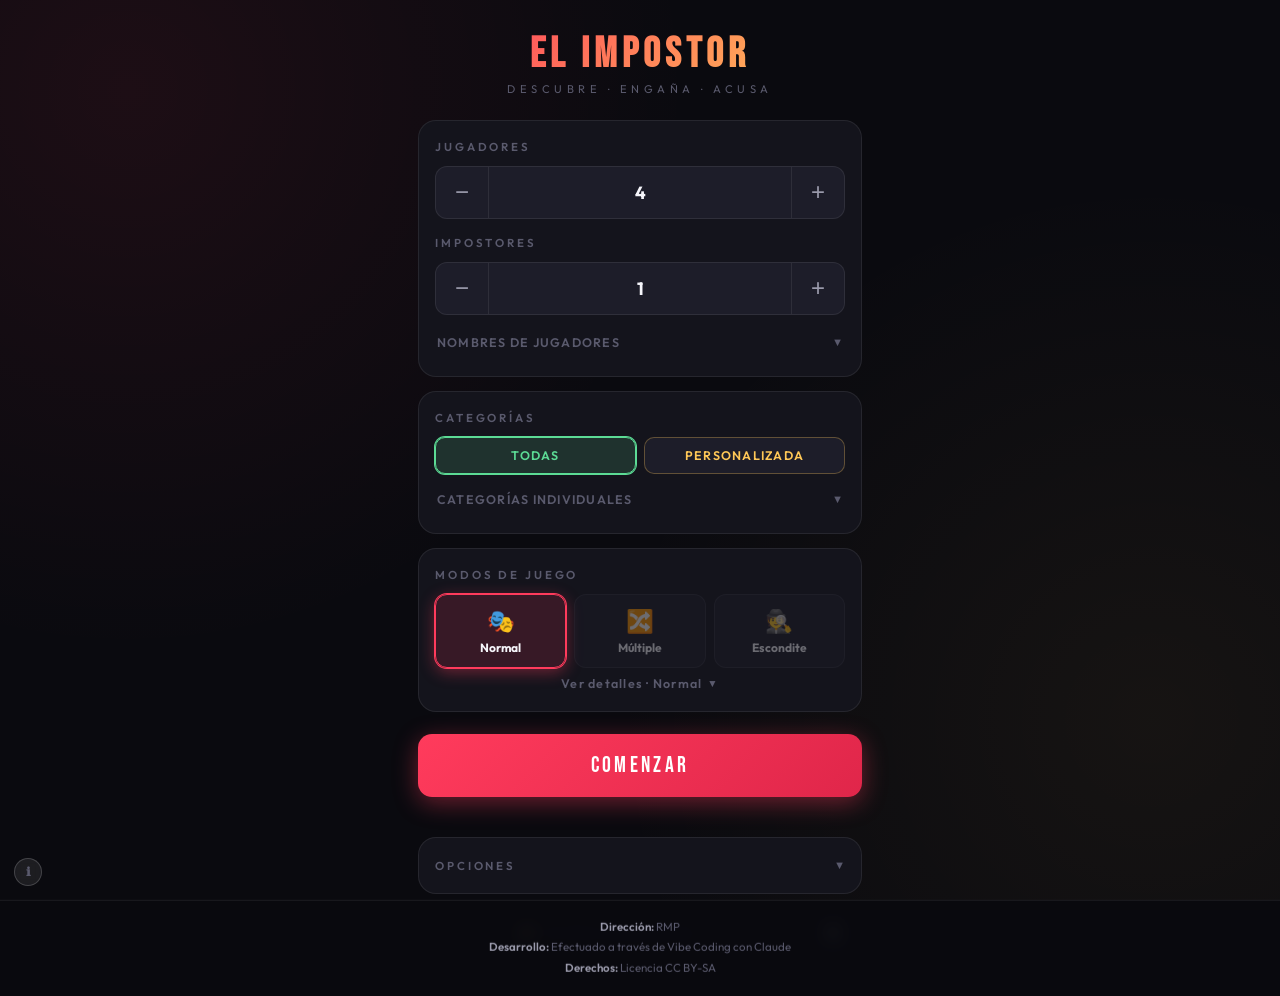
<file: impostor(V6.0).html>
﻿<!DOCTYPE html>
<html lang="es">
<head>
<meta charset="UTF-8">
<meta name="viewport" content="width=device-width, initial-scale=1.0, maximum-scale=1.0, user-scalable=no">
<title>El Impostor</title>
<link rel="preconnect" href="https://fonts.googleapis.com">
<link rel="preconnect" href="https://fonts.gstatic.com" crossorigin>
<link href="https://fonts.googleapis.com/css2?family=Bebas+Neue&family=Outfit:wght@400;600;700&display=swap" rel="stylesheet">
<style>
:root{--bg:#0a0a0f;--bg-card:#14141c;--bg-elevated:#1d1d29;--accent:#ff3b5c;--accent-glow:rgba(255,59,92,.4);--accent-soft:rgba(255,59,92,.15);--gold:#ffc857;--green:#5cdb95;--text:#f5f5fa;--text-dim:#9a9aab;--text-faded:#5a5a6d;--border:rgba(255,255,255,.08);--border-strong:rgba(255,255,255,.18);--blue:#4a9eff;--green-soft:rgba(92,219,149,.15);--green-mid:rgba(92,219,149,.3);--gold-soft:rgba(255,200,87,.15);--gold-mid:rgba(255,200,87,.3);--accent-xsoft:rgba(255,59,92,.15);}*{box-sizing:border-box;margin:0;padding:0;-webkit-tap-highlight-color:transparent}html,body{background:var(--bg);color:var(--text);font-family:'Outfit',sans-serif;min-height:100vh;overflow-x:hidden;user-select:none;-webkit-user-select:none}body{background:radial-gradient(circle at 10% 10%,rgba(255,59,92,.08),transparent 40%),radial-gradient(circle at 90% 80%,rgba(255,200,87,.05),transparent 40%),var(--bg);background-attachment:fixed}.app{max-width:480px;margin:0 auto;padding:20px 18px 40px;min-height:100vh}.header{text-align:center;padding:14px 0 24px}.header h1{font-family:'Bebas Neue',sans-serif;font-size:2.6rem;letter-spacing:.12em;background:linear-gradient(135deg,var(--accent) 0%,var(--gold) 100%);-webkit-background-clip:text;background-clip:text;color:transparent;line-height:1}.header .subtitle{color:var(--text-faded);font-size:.7rem;letter-spacing:.4em;text-transform:uppercase;margin-top:6px}.screen{display:none;animation:fadeIn .35s ease}.screen.active{display:block}@keyframes fadeIn{from{opacity:0;transform:translateY(8px)}to{opacity:1;transform:translateY(0)}}.section{background:var(--bg-card);border:1px solid var(--border);border-radius:18px;padding:18px 16px;margin-bottom:14px}.section-title{font-size:.72rem;letter-spacing:.25em;text-transform:uppercase;color:var(--text-faded);margin-bottom:12px;font-weight:600}.stepper{display:flex;align-items:stretch;background:var(--bg-elevated);border:1px solid var(--border);border-radius:12px;overflow:hidden;transition:border-color .2s}.stepper:focus-within{border-color:var(--accent);box-shadow:0 0 0 3px var(--accent-soft)}.stepper-btn{background:none;border:none;color:var(--text-dim);font-size:1.5rem;font-weight:300;width:52px;cursor:pointer;transition:all .15s;line-height:1;padding:0;flex-shrink:0}.stepper-btn:active{background:var(--accent-soft);color:var(--accent)}.stepper-inp{flex:1;background:none;border:none;color:var(--text);font-family:'Outfit',sans-serif;font-size:1.1rem;font-weight:700;text-align:center;outline:none;padding:14px 0;min-width:0;-moz-appearance:textfield;user-select:text;-webkit-user-select:text}.stepper-inp::-webkit-outer-spin-button,.stepper-inp::-webkit-inner-spin-button{-webkit-appearance:none;margin:0}.stepper-divider{width:1px;background:var(--border);flex-shrink:0}.toggle-row{display:flex;justify-content:space-between;align-items:center;padding:6px 2px}.toggle-row+.toggle-row{margin-top:8px}.toggle-label{font-size:.95rem;font-weight:500}.toggle-label small{display:block;color:var(--text-faded);font-size:.72rem;margin-top:2px;font-weight:400}.switch{position:relative;width:52px;height:30px;background:var(--bg-elevated);border:1px solid var(--border);border-radius:30px;cursor:pointer;transition:all .25s;flex-shrink:0}.switch::after{content:'';position:absolute;top:3px;left:3px;width:22px;height:22px;background:var(--text-dim);border-radius:50%;transition:all .25s cubic-bezier(.34,1.56,.64,1)}.switch.on{background:var(--accent);border-color:var(--accent);box-shadow:0 0 12px var(--accent-glow)}.switch.on::after{left:25px;background:white}.cat-actions{display:flex;gap:8px;margin-bottom:12px}.cat-action{flex:1;padding:10px;border-radius:10px;background:var(--bg-elevated);border:1px solid var(--border);color:var(--text-dim);font-family:'Outfit',sans-serif;font-size:.78rem;font-weight:600;letter-spacing:.1em;text-transform:uppercase;cursor:pointer;transition:all .2s}.cat-action:active{transform:scale(.96)}.cat-action.all{color:var(--green);border-color:var(--green-mid)}.cat-action.none{color:var(--gold);border-color:var(--gold-mid)}.cat-grid{display:grid;grid-template-columns:1fr 1fr;gap:8px}.cat-btn{background:var(--bg-elevated);border:1.5px solid var(--border);border-radius:12px;padding:12px 8px;color:var(--text-dim);font-family:'Outfit',sans-serif;font-size:.78rem;font-weight:500;text-align:center;cursor:pointer;transition:all .2s;min-height:56px;display:flex;align-items:center;justify-content:center;line-height:1.2}.cat-btn:active{transform:scale(.96)}.cat-btn.selected{background:var(--accent-soft);border-color:var(--accent);color:var(--text);box-shadow:0 0 0 1px var(--accent),0 4px 16px var(--accent-glow)}.timer-row{display:flex;gap:10px;align-items:center}.timer-row .num-inp-plain{flex:1}.timer-row .label{color:var(--text-faded);font-size:.78rem;letter-spacing:.15em;text-transform:uppercase}.num-inp-plain{background:var(--bg-elevated);border:1px solid var(--border);border-radius:12px;color:var(--text);font-family:'Outfit',sans-serif;font-size:1.1rem;font-weight:600;padding:14px 12px;text-align:center;outline:none;transition:all .2s;width:100%}.num-inp-plain:focus{border-color:var(--accent);box-shadow:0 0 0 3px var(--accent-soft)}.btn-primary{width:100%;background:linear-gradient(135deg,var(--accent) 0%,#e0264a 100%);border:none;border-radius:14px;color:white;font-family:'Bebas Neue',sans-serif;font-size:1.4rem;letter-spacing:.15em;padding:18px;cursor:pointer;transition:all .2s;box-shadow:0 6px 24px var(--accent-glow);margin-top:8px}.btn-primary:active{transform:scale(.97)}.btn-primary:disabled{background:var(--bg-elevated);color:var(--text-faded);box-shadow:none;cursor:not-allowed}.btn-secondary{width:100%;background:var(--bg-elevated);border:1px solid var(--border-strong);border-radius:14px;color:var(--text);font-family:'Bebas Neue',sans-serif;font-size:1.1rem;letter-spacing:.15em;padding:14px;cursor:pointer;transition:all .2s;margin-top:8px}.btn-secondary:active{transform:scale(.97)}.btn-ghost{background:transparent;border:1px solid var(--border-strong);color:var(--text-dim)}.btn-archivo{width:100%;background:transparent;border:1px dashed var(--border-strong);border-radius:14px;color:var(--text-faded);font-family:'Outfit',sans-serif;font-size:.85rem;font-weight:500;letter-spacing:.1em;padding:14px;cursor:pointer;transition:all .2s;margin-top:8px;display:flex;align-items:center;justify-content:center;gap:8px}.btn-archivo:active{transform:scale(.97);border-color:var(--text-dim);color:var(--text)}.archivo-header{display:flex;align-items:center;gap:12px;margin-bottom:20px;padding-top:4px}.archivo-header h2{font-family:'Bebas Neue',sans-serif;font-size:1.6rem;letter-spacing:.1em;background:linear-gradient(135deg,var(--accent) 0%,var(--gold) 100%);-webkit-background-clip:text;background-clip:text;color:transparent;flex:1}.btn-back{background:var(--bg-elevated);border:1px solid var(--border);border-radius:10px;color:var(--text-dim);font-family:'Outfit',sans-serif;font-size:.85rem;padding:8px 14px;cursor:pointer;transition:all .2s;white-space:nowrap}.btn-back:active{transform:scale(.96)}.btn-save{background:var(--green-soft);border:1px solid rgba(92,219,149,.4);border-radius:10px;color:var(--green);font-family:'Outfit',sans-serif;font-size:.82rem;font-weight:600;padding:8px 14px;cursor:pointer;transition:all .2s;white-space:nowrap}.btn-save:active{transform:scale(.96);background:var(--green-mid)}.cat-card{background:var(--bg-card);border:1px solid var(--border);border-radius:16px;margin-bottom:12px;overflow:hidden}.cat-card-header{display:flex;align-items:center;justify-content:space-between;padding:14px 16px;cursor:pointer;user-select:none}.cat-card-header:active{background:var(--bg-elevated)}.cat-card-name{font-size:.85rem;font-weight:700;letter-spacing:.08em;text-transform:uppercase;color:var(--text);flex:1}.cat-card-count{font-size:.75rem;color:var(--text-faded);margin-right:10px}.cat-card-chevron{color:var(--text-faded);font-size:.75rem;transition:transform .2s}.cat-card.open .cat-card-chevron{transform:rotate(180deg)}.cat-card-body{display:none;border-top:1px solid var(--border)}.cat-card.open .cat-card-body{display:block}.words-table{width:100%;border-collapse:collapse}.words-table td{padding:10px 16px;font-size:.88rem;border-bottom:1px solid var(--border);vertical-align:middle}.words-table tr:last-child td{border-bottom:none}.words-table .word-cell{color:var(--text);font-weight:500;flex:1}.words-table .desc-cell{color:var(--text-faded);font-size:.78rem;font-style:italic}.words-table .del-cell{width:36px;text-align:right}.btn-del-word{background:none;border:none;color:var(--text-faded);font-size:1.1rem;cursor:pointer;padding:4px 6px;border-radius:6px;line-height:1;transition:all .15s}.btn-del-word:active{color:var(--accent);background:var(--accent-soft)}.add-word-row{display:flex;gap:8px;padding:10px 12px;border-top:1px solid var(--border);background:rgba(255,255,255,.02)}.add-word-inp{flex:1;background:var(--bg-elevated);border:1px solid var(--border);border-radius:8px;color:var(--text);font-family:'Outfit',sans-serif;font-size:.85rem;padding:9px 10px;outline:none;transition:all .2s;min-width:0;user-select:text;-webkit-user-select:text}.add-word-inp:focus{border-color:var(--accent)}.add-word-inp::placeholder{color:var(--text-faded)}.btn-add-word{background:var(--accent);border:none;border-radius:8px;color:white;font-size:1.2rem;width:36px;height:36px;cursor:pointer;display:flex;align-items:center;justify-content:center;flex-shrink:0;transition:all .15s}.btn-add-word:active{transform:scale(.92)}.new-cat-section{background:var(--bg-card);border:1.5px dashed var(--border-strong);border-radius:16px;padding:18px 16px;margin-bottom:12px}.new-cat-section .section-title{margin-bottom:14px;color:var(--green)}.new-cat-fields{display:flex;flex-direction:column;gap:10px}.field-inp{width:100%;background:var(--bg-elevated);border:1px solid var(--border);border-radius:10px;color:var(--text);font-family:'Outfit',sans-serif;font-size:.95rem;padding:12px 14px;outline:none;transition:all .2s;user-select:text;-webkit-user-select:text}.field-inp:focus{border-color:var(--green);box-shadow:0 0 0 3px var(--green-soft)}.field-inp::placeholder{color:var(--text-faded)}.btn-add-cat{width:100%;background:var(--green-soft);border:1px solid rgba(92,219,149,.4);border-radius:10px;color:var(--green);font-family:'Outfit',sans-serif;font-size:.9rem;font-weight:600;padding:12px;cursor:pointer;transition:all .2s;margin-top:4px}.btn-add-cat:active{transform:scale(.97)}.new-cat-hint{font-size:.72rem;color:var(--text-faded);line-height:1.5;margin-top:8px}.new-cat-error{color:var(--accent);font-size:.78rem;margin-top:6px;min-height:16px}.btn-del-cat{background:none;border:none;color:var(--text-faded);font-size:.75rem;cursor:pointer;padding:4px 8px;border-radius:6px;transition:all .15s;letter-spacing:.05em;font-family:'Outfit',sans-serif}.btn-del-cat:active{color:var(--accent);background:var(--accent-soft)}.turn-info{text-align:center;padding:20px 0}.turn-info .player-num{font-family:'Bebas Neue',sans-serif;font-size:3rem;letter-spacing:.1em;color:var(--text);line-height:1}.turn-info .player-of{color:var(--text-faded);font-size:.85rem;letter-spacing:.3em;text-transform:uppercase;margin-top:4px}.reveal-card{width:100%;min-height:280px;background:linear-gradient(145deg,var(--bg-card),var(--bg-elevated));border:1.5px solid var(--border-strong);border-radius:22px;padding:30px 20px;display:flex;flex-direction:column;align-items:center;justify-content:center;text-align:center;cursor:pointer;transition:all .3s;position:relative;overflow:hidden;margin:14px 0}.reveal-card::before{content:'';position:absolute;inset:0;background:radial-gradient(circle at 50% 50%,var(--accent-soft),transparent 70%);opacity:0;transition:opacity .3s}.reveal-card.revealed::before{opacity:1}.reveal-card:active{transform:scale(.98)}.reveal-hidden,.reveal-shown{position:relative;z-index:1}.reveal-hidden{display:flex;flex-direction:column;align-items:center;gap:14px}.reveal-shown{display:none;flex-direction:column;align-items:center;gap:10px}.reveal-card.revealed .reveal-hidden{display:none}.reveal-card.revealed .reveal-shown{display:flex}.eye-icon{width:56px;height:56px;border-radius:50%;background:var(--bg);display:flex;align-items:center;justify-content:center;font-size:1.8rem;border:1px solid var(--border-strong)}.tap-text{color:var(--text-dim);font-size:.85rem;letter-spacing:.25em;text-transform:uppercase}.word-text{font-family:'Bebas Neue',sans-serif;font-size:2.4rem;letter-spacing:.05em;color:var(--text);line-height:1.1;word-break:break-word}.word-desc{color:var(--text-dim);font-size:.95rem;font-style:italic;max-width:300px}.impostor-text{font-family:'Bebas Neue',sans-serif;font-size:2.6rem;letter-spacing:.08em;color:var(--accent);line-height:1;text-shadow:0 0 30px var(--accent-glow)}.impostor-sub{color:var(--text-dim);font-size:.9rem;letter-spacing:.15em;text-transform:uppercase;margin-top:4px}.hint-line{margin-top:12px;padding:8px 14px;background:rgba(255,200,87,.1);border:1px solid var(--gold-mid);border-radius:10px;color:var(--gold);font-size:.85rem;font-weight:500}.timer-display{text-align:center;padding:30px 0}.timer-time{font-family:'Bebas Neue',sans-serif;font-size:5.5rem;letter-spacing:.05em;line-height:1;color:var(--text);font-variant-numeric:tabular-nums}.timer-time.warning{color:var(--gold)}.timer-time.danger{color:var(--accent);animation:pulse .8s ease-in-out infinite}.timer-time.finished{color:var(--accent)}@keyframes pulse{0%,100%{transform:scale(1)}50%{transform:scale(1.05)}}.timer-label{color:var(--text-faded);font-size:.75rem;letter-spacing:.3em;text-transform:uppercase;margin-top:4px}.timer-controls{display:grid;grid-template-columns:1fr 1fr;gap:10px;margin-top:14px}.timer-controls .btn-secondary{margin-top:0}.timer-edit{display:flex;gap:10px;margin-top:10px;align-items:center}.timer-edit input{flex:1;background:var(--bg-elevated);border:1px solid var(--border);border-radius:10px;color:var(--text);font-family:'Outfit',sans-serif;font-size:1rem;padding:12px;text-align:center;outline:none}.timer-edit button{background:var(--bg-elevated);border:1px solid var(--border-strong);border-radius:10px;color:var(--text);padding:12px 16px;font-family:'Outfit',sans-serif;font-weight:600;cursor:pointer;font-size:.85rem}.no-timer{text-align:center;padding:40px 20px;color:var(--text-dim)}.no-timer .icon{font-size:3rem;margin-bottom:12px}.end-btn{width:100%;background:transparent;border:2px solid var(--accent);color:var(--accent);border-radius:14px;font-family:'Bebas Neue',sans-serif;font-size:1.2rem;letter-spacing:.2em;padding:16px;cursor:pointer;margin-top:20px;transition:all .2s}.end-btn:active{background:var(--accent-soft);transform:scale(.97)}.error-msg{color:var(--accent);font-size:.8rem;text-align:center;margin-top:8px;min-height:18px}.mode-btns{display:flex;flex-direction:row;gap:8px}.mode-btn{flex:1;display:flex;flex-direction:column;align-items:center;gap:6px;background:var(--bg-elevated);border:1.5px solid var(--border);border-radius:12px;padding:12px 8px;cursor:pointer;transition:all .2s;text-align:center;font-family:'Outfit',sans-serif}.mode-btn:active{transform:scale(.96)}.mode-btn.selected{border-color:var(--accent);background:var(--accent-soft);box-shadow:0 0 0 1px var(--accent),0 4px 16px var(--accent-glow)}.mode-btn.disabled{opacity:.38;cursor:not-allowed}.mode-btn.disabled:active{transform:none}.mode-btn.unavailable{opacity:.38;cursor:not-allowed}.mode-btn.unavailable:active{transform:none}.mode-btn-icon{font-size:1.4rem}.mode-btn-title{font-size:.75rem;font-weight:700;color:var(--text);line-height:1.2}.mode-btn.selected .mode-btn-title{color:var(--text)}#multi-word-config{margin-top:12px;padding-top:12px;border-top:1px solid var(--border)}.multi-word-label{font-size:.78rem;color:var(--text-faded);margin-bottom:8px;letter-spacing:.08em;text-transform:uppercase;font-weight:600}.multi-word-btns{display:flex;gap:6px;flex-wrap:wrap}.multi-word-btn{flex:1;min-width:40px;padding:10px 6px;background:var(--bg-elevated);border:1.5px solid var(--border);border-radius:10px;color:var(--text-dim);font-family:'Outfit',sans-serif;font-size:.95rem;font-weight:700;cursor:pointer;transition:all .2s;text-align:center}.multi-word-btn.selected{background:var(--accent-soft);border-color:var(--accent);color:var(--text)}.multi-word-btn:active{transform:scale(.94)}.cat-actions{display:flex;gap:8px;margin-bottom:10px}.cat-action{flex:1;padding:10px;border-radius:10px;background:var(--bg-elevated);border:1.5px solid var(--border);color:var(--text-dim);font-family:'Outfit',sans-serif;font-size:.78rem;font-weight:600;letter-spacing:.1em;text-transform:uppercase;cursor:pointer;transition:all .2s}.cat-action.all.active{background:var(--green-soft);border-color:var(--green);box-shadow:0 0 0 1px var(--green)}.cat-action.custom{color:var(--gold);border-color:var(--gold-mid)}.cat-action.custom.active{background:var(--gold-soft);border-color:var(--gold);box-shadow:0 0 0 1px var(--gold)}.cat-collapsible-header{display:flex;justify-content:space-between;align-items:center;padding:8px 2px;cursor:pointer;user-select:none}.cat-collapsible-header:active{opacity:.7}.cat-collapsible-label{font-size:.78rem;color:var(--text-faded);font-weight:600;letter-spacing:.1em;text-transform:uppercase}.cat-collapsible-chevron{color:var(--text-faded);font-size:.7rem;transition:transform .25s}.cat-collapsible-open .cat-collapsible-chevron{transform:rotate(180deg)}.cat-collapsible-body{overflow:hidden;max-height:0;transition:max-height .35s ease}.cat-collapsible-open .cat-collapsible-body{max-height:9999px;overflow:visible}.collapsible-header{display:flex;justify-content:space-between;align-items:center;cursor:pointer;padding:2px 0;user-select:none}.collapsible-header:active{opacity:.7}.collapsible-chevron{color:var(--text-faded);font-size:.7rem;transition:transform .25s}.collapsible-open .collapsible-chevron{transform:rotate(180deg)}.collapsible-body{overflow:hidden;max-height:0;transition:max-height .3s ease}.collapsible-open .collapsible-body{max-height:400px}.mode-badge{display:inline-block;padding:4px 10px;border-radius:20px;font-size:.7rem;font-weight:700;letter-spacing:.12em;text-transform:uppercase;margin-bottom:6px}.mode-badge.normal{background:var(--accent-xsoft);color:var(--accent);border:1px solid rgba(255,59,92,.3)}.mode-badge.multiple{background:var(--gold-soft);color:var(--gold);border:1px solid var(--gold-mid)}.mode-badge.escondite{background:var(--green-soft);color:var(--green);border:1px solid var(--green-mid)}.mode-badge.personalizada{background:var(--gold-soft);color:var(--gold);border:1px solid var(--gold-mid)}.secret-key-box{margin-top:10px;padding:10px 16px;background:rgba(92,219,149,.1);border:1px solid var(--green-mid);border-radius:10px;text-align:center}.secret-key-label{font-size:.68rem;color:var(--green);letter-spacing:.2em;text-transform:uppercase;margin-bottom:4px;font-weight:600}.secret-key-word{font-family:'Bebas Neue',sans-serif;font-size:1.6rem;letter-spacing:.08em;color:var(--green)}.alcalde-screen{text-align:center;padding:20px 0}.alcalde-title{font-family:'Bebas Neue',sans-serif;font-size:2rem;letter-spacing:.1em;color:var(--gold);margin-bottom:8px}.alcalde-sub{color:var(--text-faded);font-size:.88rem;margin-bottom:28px;line-height:1.5}.alcalde-input-wrap{position:relative;margin-bottom:16px}.alcalde-input{width:100%;background:var(--bg-elevated);border:2px solid var(--gold);border-radius:14px;color:var(--text);font-family:'Outfit',sans-serif;font-size:1.2rem;font-weight:700;padding:18px 16px;text-align:center;outline:none;transition:all .2s;box-shadow:0 0 0 3px var(--gold-soft);user-select:text;-webkit-user-select:text}.alcalde-input::placeholder{color:var(--text-faded);font-weight:400;font-size:1rem}.btn-alcalde-confirm{width:100%;background:linear-gradient(135deg,var(--gold),#e6a800);border:none;border-radius:14px;color:#1a1000;font-family:'Bebas Neue',sans-serif;font-size:1.4rem;letter-spacing:.15em;padding:18px;cursor:pointer;transition:all .2s;box-shadow:0 6px 24px var(--gold-mid)}.btn-alcalde-confirm:active{transform:scale(.97)}.alcalde-badge{display:inline-flex;align-items:center;gap:6px;padding:6px 14px;border-radius:20px;font-size:.8rem;font-weight:700;background:var(--gold-soft);border:1px solid rgba(255,200,87,.4);color:var(--gold);margin-bottom:10px}.players-table{width:100%;border-collapse:collapse;margin-top:10px}.players-table td{padding:5px 4px;vertical-align:middle}.players-table .td-num{font-size:.8rem;color:var(--text-faded);font-weight:600;white-space:nowrap;padding-right:8px;width:72px}.players-table .td-inp{width:100%}.players-table .td-del{width:32px;text-align:right}.player-name-inp{width:100%;background:transparent;border:none;border-bottom:1px solid var(--border);color:var(--text);font-family:'Outfit',sans-serif;font-size:.92rem;padding:6px 4px;outline:none;transition:border-color .2s;user-select:text;-webkit-user-select:text}.player-name-inp:focus{border-bottom-color:var(--accent)}.player-name-inp::placeholder{color:var(--text-faded)}.btn-del-player{background:none;border:none;color:var(--text-faded);font-size:1rem;cursor:pointer;padding:4px 6px;border-radius:6px;line-height:1;transition:all .15s}.btn-del-player:active{color:var(--accent);background:var(--accent-soft)}.btn-add-player{background:none;border:none;color:var(--text-faded);font-family:'Outfit',sans-serif;font-size:.92rem;padding:8px 4px;cursor:pointer;transition:color .2s;text-align:left;width:100%;margin-top:2px}.btn-add-player:active{color:var(--text)}.alcalde-picker{margin-top:14px}.alcalde-picker-title{font-size:.72rem;color:var(--text-faded);font-weight:600;letter-spacing:.15em;text-transform:uppercase;margin-bottom:8px}.alcalde-picker-list{display:flex;flex-direction:column;gap:6px}.alcalde-pick-btn{display:flex;align-items:center;gap:10px;background:var(--bg-elevated);border:1.5px solid var(--border);border-radius:10px;padding:10px 14px;cursor:pointer;transition:all .2s;font-family:'Outfit',sans-serif;text-align:left}.alcalde-pick-btn:active{transform:scale(.98)}.alcalde-pick-btn.selected{border-color:var(--gold);background:rgba(255,200,87,.1);box-shadow:0 0 0 1px var(--gold)}.alcalde-pick-num{font-size:.8rem;color:var(--text-faded);font-weight:600;min-width:60px}.alcalde-pick-name{font-size:.95rem;font-weight:600;color:var(--text);flex:1}.alcalde-pick-crown{font-size:1rem;opacity:0;transition:opacity .2s}.alcalde-pick-btn.selected .alcalde-pick-crown{opacity:1}.mode-desc{margin-top:12px;padding:12px 14px;background:var(--bg-elevated);border-radius:12px;border-left:3px solid var(--accent);animation:fadeIn .2s ease}.mode-desc.multiple{border-left-color:var(--gold)}.mode-desc.escondite{border-left-color:var(--green)}.mode-desc-title{font-size:.78rem;font-weight:700;letter-spacing:.1em;text-transform:uppercase;margin-bottom:6px;color:var(--accent)}.mode-desc.multiple .mode-desc-title{color:var(--gold)}.mode-desc.escondite .mode-desc-title{color:var(--green)}.mode-desc-text{font-size:.84rem;color:var(--text-dim);line-height:1.5}.mode-desc-bullets{margin-top:6px;padding-left:0;list-style:none}.mode-desc-bullets li{font-size:.78rem;color:var(--text-faded);padding:2px 0}.mode-desc-bullets li::before{content:'· ';color:var(--accent);font-weight:700}.mode-desc.multiple .mode-desc-bullets li::before{color:var(--gold)}.mode-desc.escondite .mode-desc-bullets li::before{color:var(--green)}.names-collapsible{margin-top:12px}.names-collapsible-header{display:flex;justify-content:space-between;align-items:center;padding:8px 2px;cursor:pointer;user-select:none}.names-collapsible-header:active{opacity:.7}.names-collapsible-label{font-size:.78rem;color:var(--text-faded);font-weight:600;letter-spacing:.1em;text-transform:uppercase}.names-collapsible-chevron{color:var(--text-faded);font-size:.7rem;transition:transform .25s}.names-collapsible-open .names-collapsible-chevron{transform:rotate(180deg)}.names-collapsible-body{overflow:hidden;max-height:0;transition:max-height .35s ease}.names-collapsible-open .names-collapsible-body{max-height:1200px}.players-table td{padding:4px 3px;vertical-align:middle}.td-drag{width:28px;text-align:center}.td-order{width:48px;text-align:center}.td-del{width:32px;text-align:right}.btn-order{background:none;border:none;color:var(--text-faded);font-size:.85rem;cursor:pointer;padding:2px 4px;line-height:1;transition:color .15s;display:block;width:100%}.btn-order:active{color:var(--text)}.alcalde-who{background:rgba(255,200,87,.12);border:1px solid rgba(255,200,87,.35);border-radius:12px;padding:12px 16px;margin-bottom:20px;text-align:center}.alcalde-who-label{font-size:.7rem;color:var(--gold);letter-spacing:.2em;text-transform:uppercase;font-weight:700;margin-bottom:4px}.alcalde-who-name{font-family:'Bebas Neue',sans-serif;font-size:1.8rem;letter-spacing:.08em;color:var(--gold)}.cat-btn.blocked{border-color:var(--blue);background:rgba(74,158,255,.08);color:var(--text-dim);box-shadow:0 0 0 1px var(--blue)}.cat-btn.blocked.selected{background:rgba(176,32,64,.22);border-color:#b02040;color:var(--text);box-shadow:0 0 0 1px #b02040,0 4px 14px rgba(176,32,64,.25)}.mode-details-toggle{width:100%;background:none;border:none;color:var(--text-faded);font-family:'Outfit',sans-serif;font-size:.78rem;font-weight:600;letter-spacing:.1em;padding:8px 4px 2px;cursor:pointer;text-align:center;transition:color .2s;display:flex;align-items:center;justify-content:center;gap:5px}.mode-details-toggle:active{color:var(--text)}.mode-details-chevron{font-size:.65rem;transition:transform .25s;display:inline-block}.mode-details-open .mode-details-chevron{transform:rotate(180deg)}.mode-details-body{overflow:hidden;max-height:0;transition:max-height .3s ease}.mode-details-open .mode-details-body{max-height:300px}.btn-lock-cat{background:none;border:none;font-size:1rem;cursor:pointer;padding:4px 6px;border-radius:6px;line-height:1;transition:all .15s;color:var(--text-faded)}.btn-lock-cat:active{background:var(--bg-elevated)}.game-players{margin-bottom:16px}.game-player-row{display:flex;align-items:center;gap:10px;padding:10px 0;border-bottom:1px solid var(--border)}.game-player-row:last-child{border-bottom:none}.game-player-row.eliminated{opacity:.4}.game-player-name{flex:1;font-size:.95rem;font-weight:600;color:var(--text)}.game-player-row.eliminated .game-player-name{text-decoration:line-through;color:var(--text-faded)}.btn-ver-rol{background:var(--bg-elevated);border:1px solid var(--border-strong);border-radius:8px;color:var(--text-dim);font-family:'Outfit',sans-serif;font-size:.75rem;font-weight:600;padding:6px 12px;cursor:pointer;transition:all .15s;white-space:nowrap;letter-spacing:.05em}.btn-ver-rol:active{background:var(--accent-soft);border-color:var(--accent);color:var(--accent)}.btn-ver-rol.eliminated{opacity:.5}.rol-overlay{position:fixed;inset:0;z-index:999;background:rgba(0,0,0,.82);backdrop-filter:blur(4px);display:flex;align-items:center;justify-content:center;padding:24px;animation:fadeIn .2s ease}.rol-card{background:var(--bg-card);border-radius:22px;padding:36px 28px;text-align:center;max-width:340px;width:100%;border:1.5px solid var(--border-strong);box-shadow:0 24px 60px rgba(0,0,0,.6)}.rol-player-label{font-size:.72rem;color:var(--text-faded);letter-spacing:.25em;text-transform:uppercase;margin-bottom:6px}.rol-player-name{font-family:'Bebas Neue',sans-serif;font-size:2rem;letter-spacing:.08em;color:var(--text);margin-bottom:20px}.rol-icon{font-size:3rem;margin-bottom:12px}.rol-verdict{font-family:'Bebas Neue',sans-serif;font-size:1.6rem;letter-spacing:.06em;margin-bottom:8px}.rol-verdict.civil{color:var(--blue)}.rol-verdict.impostor{color:var(--green)}.rol-sub{font-size:.88rem;color:var(--text-dim);line-height:1.5}.rol-tap-hint{margin-top:20px;font-size:.7rem;color:var(--text-faded);letter-spacing:.15em;text-transform:uppercase}.results-overlay{position:fixed;inset:0;z-index:998;background:rgba(0,0,0,.88);backdrop-filter:blur(4px);display:flex;align-items:flex-start;justify-content:center;padding:20px;overflow-y:auto;animation:fadeIn .2s ease}.results-card{background:var(--bg-card);border-radius:22px;padding:28px 20px;max-width:420px;width:100%;border:1.5px solid var(--border-strong);margin:auto}.results-title{font-family:'Bebas Neue',sans-serif;font-size:1.8rem;letter-spacing:.1em;color:var(--text);margin-bottom:6px;text-align:center}.results-close{float:right;background:var(--bg-elevated);border:1px solid var(--border);border-radius:8px;color:var(--text-faded);font-family:'Outfit',sans-serif;font-size:.8rem;padding:6px 12px;cursor:pointer}.results-table{width:100%;border-collapse:collapse;margin-top:16px}.results-table th{font-size:.68rem;color:var(--text-faded);letter-spacing:.15em;text-transform:uppercase;padding:6px 8px;border-bottom:1px solid var(--border);text-align:left;font-weight:600}.results-table td{padding:9px 8px;font-size:.85rem;border-bottom:1px solid var(--border);vertical-align:middle}.results-table tr:last-child td{border-bottom:none}.results-table .role-civil{color:var(--blue);font-weight:700}.results-table .role-impostor{color:var(--accent);font-weight:700}.results-table .elim-mark{color:var(--text-faded);font-size:.75rem}.victory-msg{text-align:center;padding:24px 0 16px}.victory-emoji{font-size:3rem;margin-bottom:8px}.victory-title{font-family:'Bebas Neue',sans-serif;font-size:2rem;letter-spacing:.08em;margin-bottom:6px}.victory-title.civiles{color:var(--blue)}.victory-title.impostores{color:var(--accent)}.victory-sub{font-size:.9rem;color:var(--text-dim);line-height:1.5}.btn-ver-resultados{width:100%;background:var(--bg-elevated);border:1px solid var(--border-strong);border-radius:14px;color:var(--text);font-family:'Outfit',sans-serif;font-size:.9rem;font-weight:600;padding:14px;cursor:pointer;transition:all .2s;margin-bottom:10px;display:flex;align-items:center;justify-content:center;gap:8px}.btn-ver-resultados:active{transform:scale(.97)}.alcalde-num-words{margin-bottom:18px}.alcalde-num-label{font-size:.72rem;color:var(--text-faded);letter-spacing:.2em;text-transform:uppercase;font-weight:600;margin-bottom:8px}.alcalde-words-list{display:flex;flex-direction:column;gap:12px;margin-bottom:18px}.alcalde-word-group{background:var(--bg-elevated);border:1px solid var(--border);border-radius:12px;padding:14px}.alcalde-word-group-title{font-size:.7rem;color:var(--gold);letter-spacing:.15em;text-transform:uppercase;font-weight:700;margin-bottom:8px}.alcalde-field-row{display:flex;flex-direction:column;gap:8px}.alcalde-field-label{font-size:.72rem;color:var(--text-faded);margin-bottom:2px;font-weight:600}.alcalde-field-inp{width:100%;background:var(--bg-card);border:1.5px solid var(--border);border-radius:10px;color:var(--text);font-family:'Outfit',sans-serif;font-size:1rem;font-weight:600;padding:12px 14px;outline:none;transition:all .2s;user-select:text;-webkit-user-select:text}.alcalde-field-inp:focus{border-color:var(--gold);box-shadow:0 0 0 3px var(--gold-soft)}.alcalde-field-inp::placeholder{color:var(--text-faded);font-weight:400;font-size:.9rem}.escondite-input-wrap{width:100%;text-align:center}.escondite-inp-label{font-size:.72rem;color:var(--green);letter-spacing:.2em;text-transform:uppercase;font-weight:700;margin-bottom:8px}.escondite-inp{width:100%;background:var(--bg-elevated);border:2px solid var(--green);border-radius:12px;color:var(--text);font-family:'Outfit',sans-serif;font-size:1.1rem;font-weight:700;padding:14px;text-align:center;outline:none;box-shadow:0 0 0 3px rgba(92,219,149,.12);user-select:text;-webkit-user-select:text;margin-bottom:10px}.escondite-inp::placeholder{color:var(--text-faded);font-weight:400;font-size:.9rem}.btn-escondite-confirm{width:100%;background:linear-gradient(135deg,var(--green),#3ab87a);border:none;border-radius:12px;color:#0a2015;font-family:'Bebas Neue',sans-serif;font-size:1.3rem;letter-spacing:.15em;padding:16px;cursor:pointer;transition:all .2s;box-shadow:0 4px 18px rgba(92,219,149,.25)}.btn-escondite-confirm:active{transform:scale(.97)}.word-check{width:20px;height:20px;border:1.5px solid var(--border-strong);border-radius:5px;background:var(--bg-elevated);cursor:pointer;display:flex;align-items:center;justify-content:center;flex-shrink:0;transition:all .15s;user-select:none}.word-check.checked{background:var(--accent);border-color:var(--accent)}.word-check.checked::after{content:'✓';color:white;font-size:.75rem;font-weight:700}.words-table .check-cell{width:32px;padding-left:8px}.del-bar{display:flex;align-items:center;justify-content:space-between;padding:8px 12px;border-top:1px solid var(--border);background:rgba(255,59,92,.05)}.del-bar-count{font-size:.8rem;color:var(--text-faded);font-weight:500}.btn-del-selected{display:flex;align-items:center;gap:6px;background:var(--accent-xsoft);border:1px solid rgba(255,59,92,.4);border-radius:8px;color:var(--accent);font-family:'Outfit',sans-serif;font-size:.8rem;font-weight:700;padding:7px 14px;cursor:pointer;transition:all .15s}.btn-del-selected:active{background:rgba(255,59,92,.3);transform:scale(.97)}.btn-del-cat-body{width:100%;background:rgba(255,59,92,.08);border:1px solid rgba(255,59,92,.25);border-radius:8px;color:var(--accent);font-family:'Outfit',sans-serif;font-size:.8rem;font-weight:600;padding:9px 14px;cursor:pointer;transition:all .15s;margin:8px 12px;width:calc(100% - 24px)}.btn-del-cat-body:active{background:rgba(255,59,92,.2)}.word-img-wrap{margin-top:14px;text-align:center}.word-img{max-width:200px;max-height:160px;border-radius:12px;object-fit:cover;box-shadow:0 4px 16px rgba(0,0,0,.4)}.word-img-loading{font-size:.75rem;color:var(--text-faded);letter-spacing:.1em;margin-top:10px}.btn-info-toggle{position:fixed;bottom:14px;left:14px;z-index:900;width:28px;height:28px;border-radius:50%;background:rgba(255,255,255,.08);border:1px solid rgba(255,255,255,.18);color:var(--text-faded);font-size:.75rem;font-weight:700;cursor:pointer;display:flex;align-items:center;justify-content:center;transition:all .2s;user-select:none;backdrop-filter:blur(4px)}.btn-info-toggle:active{transform:scale(.9);background:rgba(255,255,255,.15)}.info-footer{position:fixed;bottom:0;left:0;right:0;z-index:890;background:rgba(10,10,15,.96);border-top:1px solid var(--border);padding:14px 20px 18px;text-align:center;backdrop-filter:blur(8px);transform:translateY(100%);transition:transform .28s ease}.info-footer.visible{transform:translateY(0)}.info-footer p{margin:3px 0;font-size:.72rem;color:var(--text-faded);line-height:1.5}.info-footer p strong{color:var(--text-dim);font-weight:600}
</style>
</head>
<body>
<div class="app">
  <header class="header">
    <h1>El Impostor</h1>
    <div class="subtitle">Descubre · Engaña · Acusa</div>
  </header>

  <!-- ===== SCREEN 1: SETUP ===== -->
  <div class="screen active" id="screen-setup">
    <div class="section">
      <div class="section-title">Jugadores</div>
      <div class="stepper">
        <button class="stepper-btn" id="btn-players-minus" aria-label="Reducir jugadores">−</button>
        <div class="stepper-divider"></div>
        <input type="number" id="inp-players" class="stepper-inp" min="3" value="4" inputmode="numeric" aria-label="Número de jugadores">
        <div class="stepper-divider"></div>
        <button class="stepper-btn" id="btn-players-plus" aria-label="Añadir jugador">+</button>
      </div>

      <div class="section-title" style="margin-top:16px;">Impostores</div>
      <div class="stepper">
        <button class="stepper-btn" id="btn-impostors-minus" aria-label="Reducir impostores">−</button>
        <div class="stepper-divider"></div>
        <input type="number" id="inp-impostors" class="stepper-inp" min="1" value="1" inputmode="numeric" aria-label="Número de impostores">
        <div class="stepper-divider"></div>
        <button class="stepper-btn" id="btn-impostors-plus" aria-label="Añadir impostor">+</button>
      </div>

      <div class="names-collapsible" id="names-collapsible">
        <div class="names-collapsible-header" id="names-collapsible-header">
          <span class="names-collapsible-label">Nombres de jugadores</span>
          <span class="names-collapsible-chevron">▼</span>
        </div>
        <div class="names-collapsible-body">
          <table class="players-table" id="players-table" style="margin-top:6px;"></table>
          <button class="btn-add-player" id="btn-add-player">＋ Añadir jugador</button>
        </div>
      </div>
    </div>

    <div class="section">
      <div class="section-title">Categorías</div>
      <div class="cat-actions">
        <button class="cat-action all" id="btn-all">Todas</button>
        <button class="cat-action custom" id="btn-custom">Personalizada</button>
      </div>
      <div class="cat-collapsible" id="cat-collapsible">
        <div class="cat-collapsible-header" id="cat-collapsible-header">
          <span class="cat-collapsible-label">Categorías individuales</span>
          <span class="cat-collapsible-chevron">▼</span>
        </div>
        <div class="cat-collapsible-body">
          <div class="cat-grid" id="cat-grid" style="margin-top:8px;"></div>
        </div>
      </div>
    </div>

    <!-- MODOS DE JUEGO -->
    <div class="section" style="margin-bottom:14px;">
      <div class="section-title">Modos de Juego</div>
      <div class="mode-btns">
        <button class="mode-btn selected" data-mode="normal" id="mode-normal">
          <span class="mode-btn-icon">🎭</span>
          <div class="mode-btn-title">Normal</div>
        </button>
        <button class="mode-btn" data-mode="multiple" id="mode-multiple">
          <span class="mode-btn-icon">🔀</span>
          <div class="mode-btn-title" id="mode-multiple-title">Múltiple</div>
        </button>
        <button class="mode-btn" data-mode="escondite" id="mode-escondite">
          <span class="mode-btn-icon">🕵️</span>
          <div class="mode-btn-title">Escondite</div>
        </button>
      </div>
      <div id="mode-details-wrap">
        <button class="mode-details-toggle" id="mode-details-toggle">
          <span id="mode-details-label">Ver detalles</span>
          <span class="mode-details-chevron">▼</span>
        </button>
        <div class="mode-details-body">
          <div id="mode-desc-box"></div>
        </div>
      </div>
      <div id="multi-word-config" style="display:none;">
        <div class="multi-word-label">Palabras distintas</div>
        <div class="multi-word-btns" id="multi-word-btns"></div>
      </div>
    </div>

    <button class="btn-primary" id="btn-start">Comenzar</button>
    <div class="error-msg" id="setup-error"></div>

    <div class="section" style="margin-top:14px;">
      <div class="collapsible-header" id="opts-header">
        <div class="section-title" style="margin-bottom:0;">Opciones</div>
        <span class="collapsible-chevron">▼</span>
      </div>
      <div class="collapsible-body" id="opts-body">
        <div style="padding-top:12px;">
          <div class="toggle-row">
            <div class="toggle-label">Pista<small>Mostrar categoría al impostor</small></div>
            <div class="switch" id="sw-hint"></div>
          </div>
          <div class="toggle-row">
            <div class="toggle-label">Cronómetro<small>Activar temporizador para la ronda</small></div>
            <div class="switch" id="sw-timer"></div>
          </div>
          <div id="timer-config" style="display:none; margin-top:12px;">
            <div class="timer-row">
              <input type="number" id="inp-timer" class="num-inp-plain" min="10" max="3600" value="180" inputmode="numeric">
              <span class="label">segundos</span>
            </div>
          </div>
          <div class="toggle-row">
            <div class="toggle-label">Imágenes<small>Busca imagen en Wikipedia (requiere internet, puede fallar)</small></div>
            <div class="switch" id="sw-images"></div>
          </div>
          <div class="toggle-row">
            <div class="toggle-label">Vibración<small>Feedback háptico en el móvil</small></div>
            <div class="switch on" id="sw-vibrate"></div>
          </div>
        </div>
      </div>
    </div>

    <div style="display:flex; gap:8px; margin-top:8px;">
      <button class="btn-archivo" id="btn-open-archivo" style="flex:0.9; margin-top:0;">
        <span>📂</span> Archivo de palabras
      </button>
      <button class="btn-archivo" id="btn-save-main" style="flex:0.1; margin-top:0; padding:8px 8px; font-size:0.9rem;">
        💾
      </button>
    </div>
    <div id="save-feedback-main" style="display:none; text-align:center; font-size:0.78rem; color:var(--green); margin-top:6px; letter-spacing:0.1em;">✓ Guardado — ábrelo desde Descargas</div>
  </div>

  <!-- ===== SCREEN 1b: ALCALDE ===== -->
  <div class="screen" id="screen-alcalde">
    <div class="alcalde-screen">
      <div class="alcalde-badge">👑 Alcalde</div>
      <div class="alcalde-title">El Alcalde Elige</div>
      <div class="alcalde-who" id="alcalde-who-box">
        <div class="alcalde-who-label">El Alcalde es</div>
        <div class="alcalde-who-name" id="alcalde-who-name">—</div>
      </div>
      <div class="alcalde-sub">Define las palabras de esta ronda.<br>El Alcalde tiene voto de gracia en caso de empate.</div>

      <div class="alcalde-num-words">
        <div class="alcalde-num-label">Número de palabras</div>
        <div class="stepper" style="max-width:200px;margin:0 auto;">
          <button class="stepper-btn" id="btn-alcalde-words-minus">−</button>
          <div class="stepper-divider"></div>
          <input type="number" id="inp-alcalde-numwords" class="stepper-inp" min="1" value="1" inputmode="numeric">
          <div class="stepper-divider"></div>
          <button class="stepper-btn" id="btn-alcalde-words-plus">+</button>
        </div>
      </div>

      <div class="alcalde-words-list" id="alcalde-words-list"></div>

      <button class="btn-alcalde-confirm" id="btn-alcalde-confirm">Confirmar</button>
    </div>
  </div>

  <!-- ===== SCREEN 2: TURNS ===== -->
  <div class="screen" id="screen-turns">
    <div class="turn-info">
      <div id="mode-badge-turns"></div>
      <div class="player-num" id="player-num">Jugador 1</div>
      <div class="player-of" id="player-of">1 de 4</div>
    </div>
    <div class="reveal-card" id="reveal-card">
      <div class="reveal-hidden">
        <div class="eye-icon">👁</div>
        <div class="tap-text">Toca para ver</div>
      </div>
      <div class="reveal-shown" id="reveal-shown"></div>
    </div>
    <button class="btn-primary" id="btn-next">Siguiente</button>
    <button class="btn-secondary" id="btn-go-game" style="display:none;">Comenzar el Juego</button>
    <button class="btn-secondary btn-ghost" id="btn-back-setup">Volver al inicio</button>
  </div>

  <!-- ===== SCREEN 3: GAME ===== -->
  <div class="screen" id="screen-game">
    <div id="timer-area">
      <div class="timer-display">
        <div class="timer-time" id="timer-time">03:00</div>
        <div class="timer-label" id="timer-label">Tiempo restante</div>
      </div>
      <div class="timer-controls">
        <button class="btn-secondary" id="btn-timer-start">Iniciar</button>
        <button class="btn-secondary btn-ghost" id="btn-timer-reset">Reiniciar</button>
      </div>
      <div class="timer-edit">
        <input type="number" id="inp-timer-change" min="10" max="3600" inputmode="numeric" placeholder="Nuevo tiempo (s)">
        <button id="btn-timer-change">Cambiar</button>
      </div>
    </div>
    <div class="no-timer" id="no-timer-area" style="display:none;">
      <div class="icon">🎭</div>
      <div>¡A jugar! Sin cronómetro.</div>
    </div>

    <div class="section" style="margin-top:16px;">
      <div class="section-title">Jugadores</div>
      <div class="game-players" id="game-players-list"></div>
    </div>

    <button class="btn-ver-resultados" id="btn-ver-resultados">📋 Ver resultados</button>
    <button class="end-btn" id="btn-end-game">Fin del Juego</button>
  </div>

  <!-- ===== SCREEN 5: VICTORIA ===== -->
  <div class="screen" id="screen-victoria">
    <div class="victory-msg" id="victory-msg"></div>
    <div class="section" style="margin-top:8px;">
      <div class="section-title">Jugadores</div>
      <div class="game-players" id="victoria-players-list"></div>
    </div>
    <button class="btn-ver-resultados" id="btn-ver-resultados-victoria">📋 Ver resultados completos</button>
    <button class="end-btn" id="btn-end-victoria">Nueva Partida</button>
  </div>

  <!-- ===== SCREEN 4: ARCHIVO ===== -->
  <div class="screen" id="screen-archivo">
    <div class="archivo-header">
      <button class="btn-back" id="btn-back-from-archivo">← Volver</button>
      <h2>Archivo</h2>
      <button class="btn-save" id="btn-save-html" title="Guardar como HTML">💾 Guardar</button>
    </div>
    <div id="save-feedback" style="display:none; text-align:center; font-size:0.78rem; color:var(--green); margin-bottom:10px; letter-spacing:0.1em;">✓ Guardado — ábrelo desde Descargas</div>

    <!-- Nueva categoría -->
    <div class="new-cat-section">
      <div class="section-title">+ Nueva categoría</div>
      <div class="new-cat-fields">
        <input type="text" id="inp-new-cat-name" class="field-inp" placeholder="Nombre de categoría" maxlength="40">
        <input type="text" id="inp-new-cat-words" class="field-inp" placeholder="Palabras separadas por comas: Perro, Gato (felino), ...">
        <button class="btn-add-cat" id="btn-add-cat">Añadir categoría</button>
      </div>
      <div class="new-cat-hint">El nombre se convertirá en un botón de categoría. Puedes añadir descripciones entre paréntesis: <em>Pizza (Italia)</em>.</div>
      <div class="new-cat-error" id="new-cat-error"></div>
    </div>

    <!-- Lista de categorías con palabras -->
    <div id="archivo-cat-list"></div>
  </div>

</div>

  <button class="btn-info-toggle" id="btn-info-toggle" title="Info">ℹ</button>
  <div class="info-footer" id="info-footer">
    <p><strong>Dirección:</strong> RMP</p>
    <p><strong>Desarrollo:</strong> Efectuado a través de Vibe Coding con Claude</p>
    <p><strong>Derechos:</strong> Licencia CC BY-SA</p>
  </div>
<script>

let CATEGORIES = [];
function parseLine(line) {
const parts = [];
let buf = '', depth = 0;
for (const ch of line) {
if (ch === '(') depth++;
else if (ch === ')') depth--;
if (ch === ',' && depth === 0) { parts.push(buf.trim()); buf = ''; }
else buf += ch;
}
if (buf.trim()) parts.push(buf.trim());
return parts;
}
const state = {
numPlayers: 4, numImpostors: 1,
selectedCats: new Set(),
hintOn: false, vibrateOn: true, timerOn: false, timerSeconds: 180,
currentPlayer: 0, revealed: false,
word: null, category: null, impostorSet: new Set(),
timerRemaining: 180, timerInterval: null, timerRunning: false,
imagesOn: false,
  gameMode: 'normal', // 'normal' | 'multiple' | 'escondite'
multiWordCount: 2, // nº de palabras distintas en modo múltiple
words: [], // array de palabras asignadas (modo múltiple)
playerWordIdx: {}, // jugador → índice de su palabra (modo múltiple)
esconditeKey: null, // palabra secreta de reconocimiento (modo escondite)
customOn: false, // modo personalizada activado
alcaldeWord: null, // palabra elegida por el alcalde
alcaldePlayer: null, // jugador elegido como alcalde (1-based)
alcaldeNumWords: 1, // nº de palabras definidas por el alcalde
alcaldeHints: [], // pistas por palabra (alcalde)
esconditeKeyWritten: false,// el primer impostor ya escribió su clave
firstImpostor: null, // primer impostor en orden de turno
allSeen: false, // todos los jugadores han visto su carta
eliminated: new Set(), // jugadores eliminados (1-based)
};
function vibrate(ms) { if (state.vibrateOn && navigator.vibrate) { try { navigator.vibrate(ms); } catch(e){} } }
function $(id) { return document.getElementById(id); }
function fisherYates(arr) { const a = arr.slice(); for (let i = a.length - 1; i > 0; i--) { const j = Math.floor(Math.random() * (i + 1)); [a[i], a[j]] = [a[j], a[i]]; } return a; }

// Sistema de historial para palabras y categorías
const _wordHistory = {
  usedWords: new Set(),       // palabras usadas en esta sesión
  usedCats: new Set(),        // categorías usadas recientemente
  lastWord: null,             // palabra de la ronda anterior
  lastCat: null,              // categoría de la ronda anterior
  catQueue: [],               // cola de categorías pendientes (para equilibrio)
  wordQueue: [],              // cola de palabras pendientes por categoría
};

// Elige una palabra equilibrada: rota categorías y evita repeticiones
function pickBalancedWord(pool) {
  if (!pool || pool.length === 0) return null;

  // Agrupar palabras por categoría
  const byCat = {};
  pool.forEach(item => {
    if (!byCat[item.category]) byCat[item.category] = [];
    byCat[item.category].push(item);
  });
  const allCats = Object.keys(byCat);

  // Elegir categoría: priorizar las menos usadas recientemente
  let catCandidates = allCats.filter(c => !_wordHistory.usedCats.has(c) && c !== _wordHistory.lastCat);
  if (catCandidates.length === 0) {
    // Todas usadas: resetear pero mantener la última para evitar repetición inmediata
    _wordHistory.usedCats.clear();
    catCandidates = allCats.filter(c => c !== _wordHistory.lastCat);
    if (catCandidates.length === 0) catCandidates = allCats; // fallback total
  }

  // Shuffle de candidatos de categoría y elegir una
  const shuffledCats = fisherYates(catCandidates);
  const chosenCat = shuffledCats[0];
  _wordHistory.usedCats.add(chosenCat);
  _wordHistory.lastCat = chosenCat;

  // Dentro de la categoría elegida, evitar palabras ya usadas
  const wordsInCat = byCat[chosenCat];
  let wordCandidates = wordsInCat.filter(w => !_wordHistory.usedWords.has(w.word) && w.word !== _wordHistory.lastWord);
  if (wordCandidates.length === 0) {
    // Todas las palabras de esta categoría usadas: resetear las de esta cat
    wordsInCat.forEach(w => _wordHistory.usedWords.delete(w.word));
    wordCandidates = wordsInCat.filter(w => w.word !== _wordHistory.lastWord);
    if (wordCandidates.length === 0) wordCandidates = wordsInCat;
  }

  const shuffledWords = fisherYates(wordCandidates);
  const chosen = shuffledWords[0];
  _wordHistory.usedWords.add(chosen.word);
  _wordHistory.lastWord = chosen.word;
  return chosen;
}

// Versión para modo múltiple: elige N palabras equilibradas entre categorías distintas
function pickBalancedMultipleWords(pool, n) {
  if (!pool || pool.length < n) return null;

  const byCat = {};
  pool.forEach(item => {
    if (!byCat[item.category]) byCat[item.category] = [];
    byCat[item.category].push(item);
  });
  const allCats = Object.keys(byCat);

  // Elegir N categorías distintas (o la misma si no hay suficientes)
  let catCandidates = allCats.filter(c => c !== _wordHistory.lastCat);
  if (catCandidates.length === 0) catCandidates = allCats;
  const shuffledCats = fisherYates(catCandidates);

  const chosen = [];
  const usedCatsThisRound = new Set();

  for (let i = 0; i < n && chosen.length < n; i++) {
    // Intentar elegir de una categoría diferente si es posible
    let cat = shuffledCats[i % shuffledCats.length];
    if (usedCatsThisRound.has(cat) && shuffledCats.length > 1) {
      const alt = shuffledCats.find(c => !usedCatsThisRound.has(c));
      if (alt) cat = alt;
    }
    usedCatsThisRound.add(cat);

    const wordsInCat = (byCat[cat] || []).filter(w => !chosen.some(c => c.word === w.word));
    let wordCandidates = wordsInCat.filter(w => !_wordHistory.usedWords.has(w.word));
    if (wordCandidates.length === 0) wordCandidates = wordsInCat;
    if (wordCandidates.length === 0) {
      // Fallback: cualquier palabra del pool no elegida aún
      const remaining = pool.filter(w => !chosen.some(c => c.word === w.word));
      if (remaining.length > 0) chosen.push(fisherYates(remaining)[0]);
      continue;
    }
    chosen.push(fisherYates(wordCandidates)[0]);
  }

  chosen.forEach(w => _wordHistory.usedWords.add(w.word));
  if (chosen[0]) _wordHistory.lastWord = chosen[0].word;
  return chosen;
}

// Reiniciar historial de palabras (al volver al setup)
function resetWordHistory() {
  _wordHistory.usedWords.clear();
  _wordHistory.usedCats.clear();
  _wordHistory.lastWord = null;
  _wordHistory.lastCat = null;
}
// Historial por número de jugadores: clave = numPlayers, valor = {counts: {}, lastImpostors: Set}
const _impostorHistory = {};

function _getHistory(numPlayers) {
  if (!_impostorHistory[numPlayers]) {
    _impostorHistory[numPlayers] = { counts: {}, lastImpostors: new Set() };
  }
  const h = _impostorHistory[numPlayers];
  // Inicializar contadores para todos los jugadores actuales
  for (let i = 1; i <= numPlayers; i++) {
    if (h.counts[i] === undefined) h.counts[i] = 0;
  }
  return h;
}

function pickImpostors(numPlayers, numImpostors) {
  const players = Array.from({length: numPlayers}, (_, i) => i + 1);
  const h = _getHistory(numPlayers);

  // Encontrar el mínimo de veces que alguien ha sido impostor
  const minCount = Math.min(...players.map(p => h.counts[p]));

  // Candidatos preferentes: los que tienen el mínimo de veces (más "frescos")
  // y que NO fueron impostores en la ronda anterior (para evitar repetición inmediata)
  let preferred = players.filter(p => h.counts[p] === minCount && !h.lastImpostors.has(p));

  // Si no hay suficientes candidatos preferentes, relajamos la restricción de la ronda anterior
  if (preferred.length < numImpostors) {
    preferred = players.filter(p => h.counts[p] === minCount);
  }

  // Si aún no hay suficientes, incluimos al siguiente nivel de conteo
  if (preferred.length < numImpostors) {
    const sorted = players.slice().sort((a, b) => h.counts[a] - h.counts[b]);
    preferred = sorted.slice(0, Math.max(numImpostors * 2, Math.ceil(numPlayers * 0.6)));
    // Quitar los de la ronda anterior si es posible
    const withoutLast = preferred.filter(p => !h.lastImpostors.has(p));
    if (withoutLast.length >= numImpostors) preferred = withoutLast;
  }

  // Mezclar aleatoriamente el pool de candidatos y elegir
  const shuffled = fisherYates(preferred);
  const chosen = new Set(shuffled.slice(0, numImpostors));

  // Actualizar historial
  chosen.forEach(p => { h.counts[p] = (h.counts[p] || 0) + 1; });
  h.lastImpostors = new Set(chosen);

  return chosen;
}
function showScreen(id) {
document.querySelectorAll('.screen').forEach(s => s.classList.remove('active'));
$(id).classList.add('active');
window.scrollTo({ top: 0, behavior: 'instant' });
const bi = document.getElementById('btn-info-toggle');
if (bi) bi.style.display = id === 'screen-setup' ? 'flex' : 'none';
const ftr = document.getElementById('info-footer');
if (ftr && id !== 'screen-setup') ftr.classList.remove('visible');
}
let playerNames = ['', '', '', '']; // nombres (índice 0-based), length = nº jugadores
function getNumPlayers() { return playerNames.length; }
function buildPlayersTable() {
const tbody = $('players-table');
if (!tbody) return;
tbody.innerHTML = '';
const n = playerNames.length;
playerNames.forEach((name, i) => {
const tr = document.createElement('tr');
tr.innerHTML =
`<td class="td-num" style="color:var(--text-faded);font-size:0.8rem;font-weight:600;white-space:nowrap;padding-right:6px;width:70px;">Jugador ${i+1}</td>` +
`<td class="td-inp"><input type="text" class="player-name-inp" placeholder="Nombre (opcional)" value="${name.replace(/"/g,'&quot;')}" data-idx="${i}" maxlength="24"></td>` +
`<td class="td-order" style="width:22px;">` +
`<button class="btn-order btn-up" data-idx="${i}" title="Subir" ${i===0?'style="opacity:0.2;pointer-events:none;"':''}>▲</button>` +
`<button class="btn-order btn-dn" data-idx="${i}" title="Bajar" ${i===n-1?'style="opacity:0.2;pointer-events:none;"':''}>▼</button>` +
`</td>` +
`<td class="td-del"><button class="btn-del-player" data-idx="${i}" title="Eliminar">✕</button></td>`;
tbody.appendChild(tr);
});
tbody.querySelectorAll('.player-name-inp').forEach(inp => {
inp.addEventListener('input', e => { playerNames[parseInt(e.target.dataset.idx)] = e.target.value; });
inp.addEventListener('click', e => e.stopPropagation());
});
tbody.querySelectorAll('.btn-up').forEach(btn => {
btn.addEventListener('click', () => {
const i = parseInt(btn.dataset.idx);
if (i === 0) return;
[playerNames[i-1], playerNames[i]] = [playerNames[i], playerNames[i-1]];
buildPlayersTable(); vibrate(10);
});
});
tbody.querySelectorAll('.btn-dn').forEach(btn => {
btn.addEventListener('click', () => {
const i = parseInt(btn.dataset.idx);
if (i >= playerNames.length - 1) return;
[playerNames[i], playerNames[i+1]] = [playerNames[i+1], playerNames[i]];
buildPlayersTable(); vibrate(10);
});
});
tbody.querySelectorAll('.btn-del-player').forEach(btn => {
btn.addEventListener('click', () => {
const i = parseInt(btn.dataset.idx);
if (playerNames.length <= 3) return;
playerNames.splice(i, 1);
syncStepperToNames();
buildPlayersTable(); vibrate(15);
});
});
const addBtn = $('btn-add-player');
if (addBtn) {
addBtn.onclick = () => {
playerNames.push('');
syncStepperToNames();
buildPlayersTable();
const inputs = tbody.querySelectorAll('.player-name-inp');
if (inputs.length) inputs[inputs.length-1].focus();
vibrate(10);
};
}
}
function syncStepperToNames() {
state.numPlayers = playerNames.length;
$('inp-players').value = playerNames.length;
updateImpostorCap();
if (typeof updateModeUI === 'function') updateModeUI();
}
function setPlayers(v) {
v = Math.max(3, v || 3);
// El historial se mantiene separado por nº de jugadores, no necesita reset
while (playerNames.length < v) playerNames.push('');
while (playerNames.length > v) playerNames.pop();
state.numPlayers = v;
$('inp-players').value = v;
buildPlayersTable();
updateImpostorCap();
if (typeof updateModeUI === 'function') updateModeUI();
}
$('btn-players-minus').addEventListener('click', () => { setPlayers(getNumPlayers() - 1); vibrate(10); });
$('btn-players-plus').addEventListener('click', () => { setPlayers(getNumPlayers() + 1); vibrate(10); });
$('inp-players').addEventListener('change', e => { setPlayers(parseInt(e.target.value)); });
$('inp-players').addEventListener('blur', e => { setPlayers(parseInt(e.target.value)); });
$('names-collapsible-header').addEventListener('click', () => {
$('names-collapsible').classList.toggle('names-collapsible-open');
vibrate(10);
});
function clampImpostors(v) { return Math.max(1, Math.min(getNumPlayers(), v || 1)); }
function updateImpostorCap() {
const cap = getNumPlayers();
if (state.numImpostors > cap) setImpostors(cap);
}
function setImpostors(v) {
v = clampImpostors(v);
state.numImpostors = v;
$('inp-impostors').value = v;
if (typeof updateModeUI === 'function') updateModeUI();
}
var MODE_DESCS = {
normal: {
title: 'Modo Normal',
text: 'Todos los jugadores ven la misma palabra excepto los impostores, que deben pasar desapercibidos.',
bullets: ['Un impostor sin palabra', 'Los demás deben descubrirle', 'El impostor gana si no es votado']
},
multiple: {
title: 'Palabras Múltiples',
text: 'Los no-impostores se dividen en grupos, cada uno ve una palabra diferente. Los impostores solo saben cuántos grupos hay.',
bullets: ['Requiere 8+ jugadores', 'Los grupos no saben qué ven los demás', 'El impostor intenta adivinar alguna de las palabras', 'Con 12+ jugadores puedes elegir más palabras']
},
escondite: {
title: 'Escondite',
text: 'Los impostores conocen la palabra común y además tienen una clave secreta para reconocerse entre ellos sin ser descubiertos.',
bullets: ['Requiere 2+ impostores', 'Los impostores conocen la palabra', 'Deben encontrarse usando su clave sin ser pillados', 'Los demás no saben que los impostores se comunican']
}
};
function renderModeDesc() {
var box = $('mode-desc-box');
if (!box) return;
var d = MODE_DESCS[state.gameMode];
if (!d) { box.innerHTML = ''; return; }
var cls = state.gameMode;
box.innerHTML = '<div class="mode-desc ' + cls + '"><div class="mode-desc-title">' + d.title + '</div><div class="mode-desc-text">' + d.text + '</div><ul class="mode-desc-bullets">' + d.bullets.map(function(b){ return '<li>' + b + '</li>'; }).join('') + '</ul></div>';
}
function updateModeUI() {
const n = state.numPlayers;
const imp = state.numImpostors;
const canMultiple = n >= 8;
const canEscondite = imp >= 2;
// Múltiple: marcar como unavailable si no cumple requisitos, pero sin bloquear clicks
const modeMultiple = $('mode-multiple');
if (!canMultiple) {
modeMultiple.classList.add('unavailable');
} else {
modeMultiple.classList.remove('unavailable');
}
// Escondite: igual
const modeEscondite = $('mode-escondite');
if (!canEscondite) {
modeEscondite.classList.add('unavailable');
} else {
modeEscondite.classList.remove('unavailable');
}
document.querySelectorAll('.mode-btn').forEach(b => b.classList.remove('selected'));
$('mode-' + state.gameMode).classList.add('selected');
// Abrir panel de detalles solo si el modo seleccionado no cumple requisitos y NO ha sido abierto manualmente
const wrap = $('mode-details-wrap');
const modeHasReqs = (state.gameMode === 'multiple' && !canMultiple) || (state.gameMode === 'escondite' && !canEscondite);
const isManuallyOpened = wrap && wrap.dataset.manuallyOpened === 'true';
if (modeHasReqs && !isManuallyOpened && wrap) {
wrap.classList.add('mode-details-open');
}
const multiCfg = $('multi-word-config');
if (state.gameMode === 'multiple') {
if (n >= 12) {
multiCfg.style.display = 'block';
renderMultiWordBtns();
} else {
multiCfg.style.display = 'none';
state.multiWordCount = 2;
}
} else {
multiCfg.style.display = 'none';
}
renderModeDesc();
const lbl = $('mode-details-label');
if (lbl) { const names = {normal:'Normal',multiple:'Múltiple',escondite:'Escondite'}; lbl.textContent = 'Ver detalles · ' + (names[state.gameMode] || ''); }
}
setPlayers(4);
setImpostors(1);
$('btn-impostors-minus').addEventListener('click', () => { setImpostors(state.numImpostors - 1); vibrate(10); });
$('btn-impostors-plus').addEventListener('click', () => { setImpostors(state.numImpostors + 1); vibrate(10); });
$('inp-impostors').addEventListener('change', e => { setImpostors(parseInt(e.target.value)); });
$('inp-impostors').addEventListener('blur', e => { setImpostors(parseInt(e.target.value)); });
function bindSwitch(elId, key, onChange) {
const el = $(elId);
el.addEventListener('click', () => {
state[key] = !state[key];
el.classList.toggle('on', state[key]);
if (state[key]) vibrate(15);
if (onChange) onChange(state[key]);
});
}
bindSwitch('sw-hint', 'hintOn');
bindSwitch('sw-images', 'imagesOn');
bindSwitch('sw-vibrate', 'vibrateOn');
bindSwitch('sw-timer', 'timerOn', on => { $('timer-config').style.display = on ? 'block' : 'none'; });
$('inp-timer').addEventListener('input', e => {
let v = parseInt(e.target.value) || 10;
if (v < 10) v = 10; if (v > 3600) v = 3600;
state.timerSeconds = v;
});
$('mode-details-toggle').addEventListener('click', () => {
const wrap = $('mode-details-wrap');
wrap.classList.toggle('mode-details-open');
wrap.dataset.manuallyOpened = 'true';
vibrate(10);
});
$('opts-header').addEventListener('click', () => {
const section = $('opts-header').closest('.section');
section.classList.toggle('collapsible-open');
vibrate(10);
});
function renderMultiWordBtns() {
const max = state.numPlayers < 12 ? 2 : Math.min(5, 2 + Math.floor((state.numPlayers - 8) / 4));
const container = $('multi-word-btns');
container.innerHTML = '';
for (let i = 2; i <= max; i++) {
const btn = document.createElement('button');
btn.className = 'multi-word-btn' + (state.multiWordCount === i ? ' selected' : '');
btn.textContent = i;
btn.addEventListener('click', () => {
state.multiWordCount = i;
container.querySelectorAll('.multi-word-btn').forEach(b => b.classList.remove('selected'));
btn.classList.add('selected');
vibrate(10);
});
container.appendChild(btn);
}
if (state.multiWordCount > max) state.multiWordCount = max;
}
document.querySelectorAll('.mode-btn').forEach(btn => {
btn.addEventListener('click', () => {
const mode = btn.dataset.mode;
state.gameMode = mode;
updateModeUI();
vibrate(15);
});
});
updateModeUI();
function isCatBlocked(cat) { return cat.id.startsWith('_BLOCK_'); }
function buildCatGrid() {
const catGrid = $('cat-grid');
catGrid.innerHTML = '';
CATEGORIES.forEach(cat => {
const blocked = isCatBlocked(cat);
const isSelected = state.selectedCats.has(cat.id);
let cls = 'cat-btn';
if (blocked) cls += ' blocked';
if (isSelected) cls += ' selected';
const btn = document.createElement('button');
btn.className = cls;
btn.textContent = cat.name;
btn.dataset.id = cat.id;
btn.addEventListener('click', () => {
if (state.customOn) return;
if (state.selectedCats.has(cat.id)) {
state.selectedCats.delete(cat.id);
btn.classList.remove('selected');
} else {
state.selectedCats.add(cat.id);
btn.classList.add('selected');
}
updateAllBtn();
vibrate(10);
});
catGrid.appendChild(btn);
});
}
function updateAllBtn() {
const nonBlocked = CATEGORIES.filter(cat => !isCatBlocked(cat));
const allSelected = nonBlocked.length > 0 && nonBlocked.every(cat => state.selectedCats.has(cat.id));
$('btn-all').classList.toggle('active', allSelected && !state.customOn);
}
$('btn-all').addEventListener('click', () => {
if (state.customOn) {
setCustomOn(false);
const nonBlocked = CATEGORIES.filter(cat => !isCatBlocked(cat));
nonBlocked.forEach(cat => state.selectedCats.add(cat.id));
document.querySelectorAll('.cat-btn').forEach(b => {
const cat = CATEGORIES.find(cc => cc.id === b.dataset.id);
if (cat && !isCatBlocked(cat)) b.classList.add('selected');
});
updateAllBtn();
vibrate(20);
return;
}
const nonBlocked = CATEGORIES.filter(cat => !isCatBlocked(cat));
const allSelected = nonBlocked.every(cat => state.selectedCats.has(cat.id));
if (allSelected) {
state.selectedCats.clear();
document.querySelectorAll('.cat-btn').forEach(b => b.classList.remove('selected'));
} else {
nonBlocked.forEach(cat => state.selectedCats.add(cat.id));
document.querySelectorAll('.cat-btn').forEach(b => {
const cat = CATEGORIES.find(cc => cc.id === b.dataset.id);
if (cat && !isCatBlocked(cat)) b.classList.add('selected');
});
}
updateAllBtn();
vibrate(20);
});
function setCustomOn(on) {
state.customOn = on;
$('btn-custom').classList.toggle('active', on);
if (on) {
state.selectedCats.clear();
document.querySelectorAll('.cat-btn').forEach(b => b.classList.remove('selected'));
$('btn-all').classList.remove('active');
$('cat-collapsible').style.display = 'none';
state.alcaldePlayer = null;
} else {
$('cat-collapsible').style.display = 'block';
state.alcaldePlayer = null;
}
updateModeUI();
}
$('btn-custom').addEventListener('click', () => {
setCustomOn(!state.customOn);
vibrate(20);
});
$('cat-collapsible-header').addEventListener('click', () => {
$('cat-collapsible').classList.toggle('cat-collapsible-open');
vibrate(10);
});
$('btn-start').addEventListener('click', () => {
const err = $('setup-error'); err.textContent = '';
state.numPlayers = getNumPlayers();
// Validar requisitos del modo seleccionado
if (state.gameMode === 'multiple' && state.numPlayers < 8) {
err.textContent = 'El modo Múltiple requiere 8 o más jugadores.';
return;
}
if (state.gameMode === 'escondite' && state.numImpostors < 2) {
err.textContent = 'El modo Escondite requiere 2 o más impostores.';
return;
}
state.impostorSet = pickImpostors(state.numPlayers, state.numImpostors);
if (state.customOn) {
const nonImps = [];
for (let i = 1; i <= state.numPlayers; i++) { if (!state.impostorSet.has(i)) nonImps.push(i); }
state.alcaldePlayer = fisherYates(nonImps)[0];
state.word = null; state.category = 'Personalizada';
state.words = []; state.playerWordIdx = {}; state.esconditeKey = null;
state.alcaldeWord = null;
state.currentPlayer = 1; state.revealed = false;
for (let i = 1; i <= state.numPlayers; i++) { if (state.impostorSet.has(i)) { state.firstImpostor = i; break; } }
state.esconditeKeyWritten = false;
vibrate(30);
const alcNom = playerNames[state.alcaldePlayer - 1] || ('Jugador ' + state.alcaldePlayer);
$('alcalde-who-name').textContent = alcNom;
const alcNumW = (state.gameMode === 'multiple') ? state.multiWordCount : 1;
state.alcaldeNumWords = alcNumW;
$('inp-alcalde-numwords').value = alcNumW;
const stepperWrap = $('inp-alcalde-numwords').closest('.alcalde-num-words');
if (stepperWrap) stepperWrap.style.display = (state.gameMode === 'multiple') ? 'none' : 'block';
buildAlcaldeWordsList();
showScreen('screen-alcalde');
return;
}
if (state.selectedCats.size === 0) { err.textContent = 'Selecciona al menos una categoría.'; return; }
const pool = [];
CATEGORIES.forEach(cat => { if (state.selectedCats.has(cat.id)) cat.words.forEach(w => pool.push({ word: w, category: cat.name.replace(/^_BLOCK_/,'').replace(/_NOPNG_/gi,'').trim() })); });
if (pool.length === 0) { err.textContent = 'Las categorías seleccionadas no tienen palabras.'; return; }
if (state.gameMode === 'normal') {
const chosen = pickBalancedWord(pool);
if (!chosen) { err.textContent = 'No se pudo elegir una palabra.'; return; }
state.word = chosen.word; state.category = chosen.category;
state.words = []; state.playerWordIdx = {};
} else if (state.gameMode === 'multiple') {
const n = state.multiWordCount;
const chosenWords = pickBalancedMultipleWords(pool, n);
if (!chosenWords || chosenWords.length < n) { err.textContent = 'No hay suficientes palabras distintas para este modo.'; return; }
state.words = chosenWords.map(p => p.word);
state.wordCategories = chosenWords.map(p => p.category);
state.category = chosenWords[0].category;
state.word = null;
const nonImpostors = [];
for (let i = 1; i <= state.numPlayers; i++) { if (!state.impostorSet.has(i)) nonImpostors.push(i); }
const shuffledNI = fisherYates(nonImpostors);
state.playerWordIdx = {};
shuffledNI.forEach((p, i) => { state.playerWordIdx[p] = i % n; });
} else if (state.gameMode === 'escondite') {
// Para escondite necesitamos 2 palabras distintas: la principal y la clave
const mainWord = pickBalancedWord(pool);
if (!mainWord) { err.textContent = 'No se pudo elegir una palabra.'; return; }
// Clave secreta: otra palabra distinta, preferiblemente de otra categoría
const remainingPool = pool.filter(w => w.word !== mainWord.word);
if (remainingPool.length < 1) { err.textContent = 'Se necesitan al menos 2 palabras para el modo Escondite.'; return; }
const keyWord = fisherYates(remainingPool.filter(w => w.category !== mainWord.category) || remainingPool)[0]
               || fisherYates(remainingPool)[0];
state.word = mainWord.word; state.category = mainWord.category;
state.esconditeKey = state.customOn ? null : keyWord.word;
state.esconditeKeyWritten = !state.customOn;
state.words = []; state.playerWordIdx = {};
}
state.firstImpostor = null;
for (let i = 1; i <= state.numPlayers; i++) { if (state.impostorSet.has(i)) { state.firstImpostor = i; break; } }
state.esconditeKeyWritten = false;
state.currentPlayer = 1; state.revealed = false;
vibrate(30); goToTurn();
});
function buildAlcaldeWordsList() {
const n = state.alcaldeNumWords;
const list = $('alcalde-words-list');
list.innerHTML = '';
for (let i = 0; i < n; i++) {
const group = document.createElement('div');
group.className = 'alcalde-word-group';
const title = document.createElement('div');
title.className = 'alcalde-word-group-title';
title.textContent = n === 1 ? 'Palabra' : `Palabra ${i+1}`;
group.appendChild(title);
const wordRow = document.createElement('div');
wordRow.className = 'alcalde-field-row';
const wordLbl = document.createElement('div');
wordLbl.className = 'alcalde-field-label';
wordLbl.textContent = 'Palabra';
const wordInp = document.createElement('input');
wordInp.type = 'text';
wordInp.className = 'alcalde-field-inp';
wordInp.dataset.wordIdx = i;
wordInp.placeholder = n === 1 ? 'Escribe la palabra...' : `Palabra ${i+1}...`;
wordInp.maxLength = 60;
wordInp.autocomplete = 'off';
wordInp.addEventListener('click', e => e.stopPropagation());
wordRow.appendChild(wordLbl);
wordRow.appendChild(wordInp);
group.appendChild(wordRow);
if (state.hintOn) {
const hintRow = document.createElement('div');
hintRow.className = 'alcalde-field-row';
hintRow.style.marginTop = '8px';
const hintLbl = document.createElement('div');
hintLbl.className = 'alcalde-field-label';
hintLbl.textContent = 'Pista';
const hintInp = document.createElement('input');
hintInp.type = 'text';
hintInp.className = 'alcalde-field-inp';
hintInp.dataset.hintIdx = i;
hintInp.placeholder = 'Pista opcional...';
hintInp.maxLength = 60;
hintInp.style.borderColor = 'rgba(255,200,87,0.4)';
hintInp.autocomplete = 'off';
hintInp.addEventListener('click', e => e.stopPropagation());
hintRow.appendChild(hintLbl);
hintRow.appendChild(hintInp);
group.appendChild(hintRow);
}
list.appendChild(group);
}
}
function setAlcaldeNumWords(v) {
v = Math.max(1, v || 1);
state.alcaldeNumWords = v;
$('inp-alcalde-numwords').value = v;
buildAlcaldeWordsList();
}
$('btn-alcalde-words-minus').addEventListener('click', () => { setAlcaldeNumWords(state.alcaldeNumWords - 1); vibrate(10); });
$('btn-alcalde-words-plus').addEventListener('click', () => { setAlcaldeNumWords(state.alcaldeNumWords + 1); vibrate(10); });
$('inp-alcalde-numwords').addEventListener('change', e => { setAlcaldeNumWords(parseInt(e.target.value)); });
$('btn-alcalde-confirm').addEventListener('click', () => {
const list = $('alcalde-words-list');
const wordInps = list.querySelectorAll('[data-word-idx]');
const words = [];
let valid = true;
wordInps.forEach(inp => {
const v = inp.value.trim();
if (!v) { inp.focus(); valid = false; }
else words.push(v);
});
if (!valid) return;
const hintInps = list.querySelectorAll('[data-hint-idx]');
const hints = [];
hintInps.forEach(inp => hints.push(inp.value.trim()));
state.alcaldeHints = hints;
if (words.length === 1) {
state.word = words[0];
state.words = [];
state.playerWordIdx = {};
} else {
state.word = null;
state.words = words;
state.multiWordCount = words.length;
const nonImpostors = [];
for (let i = 1; i <= state.numPlayers; i++) { if (!state.impostorSet.has(i)) nonImpostors.push(i); }
const shuffled = fisherYates(nonImpostors);
state.playerWordIdx = {};
shuffled.forEach((p, i) => { state.playerWordIdx[p] = i % words.length; });
}
state.alcaldeWord = words.join(' / ');
for (let i = 1; i <= state.numPlayers; i++) {
if (state.impostorSet.has(i)) { state.firstImpostor = i; break; }
}
state.esconditeKeyWritten = false;
vibrate(30); goToTurn();
});
function isCatNoPng(catName) {
const name = (catName || '').trim();
if (/nopng/i.test(name)) return true;
const cat = CATEGORIES.find(cat => cat.name.trim() === name);
return cat ? cat.id.toUpperCase().includes('_NOPNG_') : false;
}
const IMG_BLOCK_PATTERNS = [
'porn','sex','nude','naked','erotic','xxx','nsfw','adult','genitali',
'vagina','penis','breast','nipple','fetish','hentai','gore','murder',
'corpse','dead body','decapitat','torture','racist','hate','terrorist'
];
function isSafeImgSrc(src, alt) {
const check = (src + ' ' + alt).toLowerCase();
return !IMG_BLOCK_PATTERNS.some(p => check.includes(p));
}
function isTrustedSrc(src) {
return src.startsWith('https://upload.wikimedia.org') ||
src.startsWith('https://commons.wikimedia.org') ||
src.startsWith('https://upload.wikipedia.org');
}
function showImg(container, src, alt) {
if (!isTrustedSrc(src)) { container.innerHTML = ''; return; }
if (!isSafeImgSrc(src, alt)) { container.innerHTML = ''; return; }
const img = document.createElement('img');
img.className = 'word-img'; img.src = src; img.alt = '';
img.onerror = () => { container.innerHTML = ''; };
container.innerHTML = ''; container.appendChild(img);
}
const _imgCache = {};
function fetchWordImage(word, catName, container) {
if (!state.imagesOn) return;
if (isCatNoPng(catName)) return;
if (!navigator.onLine) return;
// Usar caché si ya se buscó esta palabra
const cacheKey = word.toLowerCase().trim();
if (_imgCache[cacheKey]) {
showImg(container, _imgCache[cacheKey], '');
return;
}
if (_imgCache[cacheKey] === null) return; // ya se buscó y no había imagen
container.innerHTML = '<div class="word-img-loading">🔍 Buscando imagen...</div>';
const parenMatch = word.match(/\(([^)]+)\)/);
const parenCtx = parenMatch ? parenMatch[1].trim() : '';
const cleanWord = word.split('(')[0].trim();
const fullSearch = parenCtx ? cleanWord + ' ' + parenCtx : cleanWord;
const cleanCat = (catName || '').replace(/^_BLOCK_/,'').replace(/_NOPNG_$/i,'').replace(/_/g,' ').trim();
const isCountry = /pa[ií]s/i.test(cleanCat) || /country/i.test(cleanCat);
function wikiSearch(query, onImg, onFail) {
function searchLang(lang, next) {
const url = 'https://' + lang + '.wikipedia.org/w/api.php?action=query&generator=search&gsrsearch=' +
encodeURIComponent(query) + '&gsrlimit=5&prop=pageimages|description&piprop=thumbnail&pithumbsize=300&format=json&origin=*';
fetch(url).then(r => r.json()).then(d => {
const pages = d.query && d.query.pages;
if (!pages) { next(); return; }
const sorted = Object.values(pages).sort((a,b) => (a.index||99)-(b.index||99));
const page = sorted.find(p => {
if (!p.thumbnail || !p.thumbnail.source) return false;
const desc = (p.description || '').toLowerCase();
return !IMG_BLOCK_PATTERNS.some(pat => desc.includes(pat));
});
if (page) onImg(page.thumbnail.source);
else next();
}).catch(next);
}
searchLang('es', () => searchLang('en', onFail));
}
if (isCountry) {
const flagTitle = 'Bandera de ' + cleanWord;
const flagUrl = 'https://es.wikipedia.org/w/api.php?action=query&titles=' + encodeURIComponent(flagTitle) +
'&prop=pageimages&piprop=thumbnail&pithumbsize=300&format=json&origin=*';
fetch(flagUrl).then(r => r.json()).then(d => {
const pages = d.query && d.query.pages;
const page = pages ? Object.values(pages)[0] : null;
if (page && page.thumbnail) { showImg(container, page.thumbnail.source, cleanWord); return; }
const flagEnUrl = 'https://en.wikipedia.org/w/api.php?action=query&titles=' + encodeURIComponent('Flag of ' + cleanWord) +
'&prop=pageimages&piprop=thumbnail&pithumbsize=300&format=json&origin=*';
return fetch(flagEnUrl).then(r => r.json()).then(d2 => {
const pg2 = d2.query && d2.query.pages ? Object.values(d2.query.pages)[0] : null;
if (pg2 && pg2.thumbnail) showImg(container, pg2.thumbnail.source, cleanWord);
else container.innerHTML = '';
}).catch(() => { container.innerHTML = ''; });
}).catch(() => { container.innerHTML = ''; });
return;
}
const isPerson = /persona|personaje|celebr|actor|actriz|músic|deport|histor|polít|real/i.test(cleanCat);
const isObject = /objeto|herramienta|cotidian|utensilio|aparato|electrodom/i.test(cleanCat);
const isAnimal = /animal/i.test(cleanCat);
const isPlace  = /lugar|sitio|monument|emblema|ciudad|pais|país/i.test(cleanCat);
const isFood   = /comida|bebida|aliment|receta/i.test(cleanCat);
const isMythol = /mitolog|fantást|legend|seres/i.test(cleanCat);
const isSport  = /deport/i.test(cleanCat);
const isInstru = /instrumento/i.test(cleanCat);
const isInvent = /invento|descubr/i.test(cleanCat);
const isConst  = /constel|signo|zodiac/i.test(cleanCat);
const isVerb   = /verbo|acción|accion/i.test(cleanCat);
const isPersonalized = catName === 'Personalizada' || cleanCat === '' || cleanCat === 'Personalizada';
// Nuevos handlers para categorías sin cobertura
const isElement   = /elemento|quím|natural|accidente geográf|geograf/i.test(cleanCat);
const isPlant     = /vegetal|árbol|arbol|planta|naturaleza|flor|bosque/i.test(cleanCat);
const isMedia     = /medio.*comunicac|comunicac|periódico|periodico|televisión|television|radio/i.test(cleanCat);
const isTransport = /transporte|vehículo|vehiculo|medio.*transporte/i.test(cleanCat);
const isMusic     = /^música$|^musica$/i.test(cleanCat) || /música.*grupo|grupo.*música|canción|artista musical/i.test(cleanCat);
const isSchool    = /escuela|infancia|colegio|juguete|juego.*niñ/i.test(cleanCat);
const isFilm      = /película|pelicula|cine|film/i.test(cleanCat);
const isSeries    = /serie|televisión.*serie|programa.*tv|programa.*televisión/i.test(cleanCat);
const isFashion   = /moda|ropa|complement|vestir|prenda/i.test(cleanCat);
const isBrand     = /marca|empresa|compañía|compania|negocio/i.test(cleanCat);
const isGame      = /videojuego|juego.*video|gaming/i.test(cleanCat);
const isSummer    = /verano|playa|vacacion/i.test(cleanCat);
const isTech      = /tecnolog|informática|informatica|digital|software|hardware|internet/i.test(cleanCat);
const isUniverse  = /harry.potter|star.trek|star.wars|doctor.who|anime|manga|dibujo.*animado|animado/i.test(cleanCat);
const isSportPerson = /deportista|jugador|equipo.*fútbol|equipo.*futbol/i.test(cleanCat);
let queries;
if (isPerson) {
queries = [fullSearch, cleanWord, cleanWord + ' ' + cleanCat];
} else if (isObject) {
queries = [cleanWord + ' objeto', cleanWord + ' utensilio', cleanWord + ' herramienta', fullSearch];
} else if (isAnimal) {
queries = [cleanWord + ' animal', fullSearch, cleanWord];
} else if (isFood) {
queries = [cleanWord + ' alimento', fullSearch, cleanWord + ' gastronomía'];
} else if (isMythol) {
queries = [cleanWord + ' mitología', fullSearch, cleanWord + ' criatura'];
} else if (isSport) {
queries = [cleanWord + ' deporte', fullSearch, cleanWord];
} else if (isInstru) {
queries = [cleanWord + ' instrumento musical', fullSearch, cleanWord];
} else if (isInvent) {
queries = [cleanWord + ' invento', fullSearch, cleanWord + ' tecnología'];
} else if (isConst) {
queries = [cleanWord + ' constelación', fullSearch, cleanWord + ' astronomía'];
} else if (isVerb) {
queries = [cleanWord + ' acción', fullSearch];
} else if (isPlant) {
queries = [cleanWord + ' planta', fullSearch, cleanWord + ' árbol', cleanWord + ' especie'];
} else if (isElement) {
queries = [cleanWord + ' elemento químico', fullSearch, cleanWord + ' geografía', cleanWord];
} else if (isMedia) {
queries = [cleanWord + ' medio de comunicación', fullSearch, cleanWord + ' periódico', cleanWord];
} else if (isTransport) {
queries = [cleanWord + ' vehículo', fullSearch, cleanWord + ' transporte', cleanWord];
} else if (isMusic) {
queries = [cleanWord + ' músico', cleanWord + ' cantante', fullSearch, cleanWord + ' banda', cleanWord];
} else if (isSchool) {
queries = [cleanWord + ' juguete', fullSearch, cleanWord + ' infantil', cleanWord + ' escolar', cleanWord];
} else if (isFilm) {
queries = [cleanWord + ' película', fullSearch, cleanWord + ' film', cleanWord + ' cine'];
} else if (isSeries) {
queries = [cleanWord + ' serie de televisión', fullSearch, cleanWord + ' serie', cleanWord];
} else if (isFashion) {
queries = [cleanWord + ' moda', fullSearch, cleanWord + ' ropa', cleanWord + ' prenda'];
} else if (isBrand) {
queries = [cleanWord + ' empresa', fullSearch, cleanWord + ' marca', cleanWord + ' logo'];
} else if (isGame) {
queries = [cleanWord + ' videojuego', fullSearch, cleanWord + ' juego', cleanWord];
} else if (isSummer) {
queries = [cleanWord + ' verano', fullSearch, cleanWord + ' playa', cleanWord];
} else if (isTech) {
queries = [cleanWord + ' tecnología', fullSearch, cleanWord + ' informática', cleanWord];
} else if (isUniverse) {
queries = [fullSearch, cleanWord + ' ' + cleanCat, cleanWord + ' personaje', cleanWord];
} else if (isSportPerson) {
queries = [cleanWord + ' futbolista', cleanWord + ' deportista', fullSearch, cleanWord];
} else if (isPersonalized) {
queries = [fullSearch, cleanWord, cleanWord + ' wikipedia', cleanWord + ' definición', cleanWord + ' concepto', cleanWord + ' ilustración'];
} else {
queries = [fullSearch + ' ' + cleanCat, fullSearch, cleanWord];
}
const uniqQ = [...new Set(queries)];
function tryNext(i) {
if (i >= uniqQ.length) { _imgCache[cacheKey] = null; container.innerHTML = ''; return; }
wikiSearch(uniqQ[i], src => { _imgCache[cacheKey] = src; showImg(container, src, cleanWord); }, () => tryNext(i+1));
}
tryNext(0);
}
function goToTurn() { showScreen('screen-turns'); renderTurn(); }
function renderTurn() {
const label = playerNames[state.currentPlayer-1] || ('Jugador ' + state.currentPlayer);
const hasName = playerNames[state.currentPlayer - 1];
$('player-num').textContent = hasName ? label : `Jugador ${state.currentPlayer}`;
$('player-of').textContent = hasName
? `Jugador ${state.currentPlayer} · ${state.currentPlayer} de ${state.numPlayers}`
: `${state.currentPlayer} de ${state.numPlayers}`;
$('reveal-card').classList.remove('revealed');
state.revealed = false; $('reveal-shown').innerHTML = '';
if (state.currentPlayer === state.numPlayers) state.allSeen = true;
$('btn-go-game').style.display = (state.currentPlayer === state.numPlayers || state.allSeen) ? 'block' : 'none';
const badge = $('mode-badge-turns');
const modeNames = { normal: '🎭 Normal', multiple: '🔀 Múltiple', escondite: '🕵️ Escondite' };
const modeLbl = modeNames[state.gameMode] || '🎭 Normal';
const isAlcNow = state.customOn && state.currentPlayer === state.alcaldePlayer;
badge.innerHTML = `<span class="mode-badge ${state.gameMode || 'normal'}">${modeLbl}</span>` +
(state.customOn ? `<span class="mode-badge personalizada" style="margin-left:6px;">👑 Personalizada</span>` : '') +
(isAlcNow ? `<span class="mode-badge" style="background:rgba(255,200,87,0.2);color:var(--gold);border-color:var(--gold);margin-left:6px;">Alcalde</span>` : '');
}
function renderWord(rawWord, shown) {
const match = rawWord.match(/^(.*?)\s*\((.+)\)\s*$/);
const w = document.createElement('div'); w.className = 'word-text';
if (match) { w.textContent = match[1].trim(); shown.appendChild(w); const d = document.createElement('div'); d.className = 'word-desc'; d.textContent = match[2].trim(); shown.appendChild(d); }
else { w.textContent = rawWord; shown.appendChild(w); }
}
function buildRevealContent() {
const isImpostor = state.impostorSet.has(state.currentPlayer);
const shown = $('reveal-shown'); shown.innerHTML = '';
const needsKeyInput = state.gameMode === 'escondite'
&& state.customOn
&& isImpostor
&& state.currentPlayer === state.firstImpostor
&& !state.esconditeKeyWritten;
if (needsKeyInput) {
const wrap = document.createElement('div'); wrap.className = 'escondite-input-wrap';
const lbl = document.createElement('div'); lbl.className = 'escondite-inp-label';
lbl.textContent = '🔑 Escribe la palabra clave secreta de los impostores';
const inp = document.createElement('input');
inp.type = 'text'; inp.className = 'escondite-inp';
inp.placeholder = 'Clave secreta...'; inp.maxLength = 60;
inp.autocomplete = 'off';
inp.addEventListener('click', e => e.stopPropagation());
const confirmBtn = document.createElement('button');
confirmBtn.className = 'btn-escondite-confirm';
confirmBtn.textContent = 'Confirmar clave';
confirmBtn.addEventListener('click', e => {
e.stopPropagation();
const val = inp.value.trim();
if (!val) { inp.focus(); return; }
state.esconditeKey = val;
state.esconditeKeyWritten = true;
vibrate(20);
shown.innerHTML = '';
const t2 = document.createElement('div'); t2.className = 'impostor-text'; t2.textContent = 'Eres el Impostor'; shown.appendChild(t2);
const s2 = document.createElement('div'); s2.className = 'impostor-sub'; s2.textContent = 'Conoces la palabra · Encuéntrate con tus aliados'; shown.appendChild(s2);
if (state.word) renderWord(state.word, shown);
const box2 = document.createElement('div'); box2.className = 'secret-key-box';
const lbl2 = document.createElement('div'); lbl2.className = 'secret-key-label'; lbl2.textContent = 'Clave secreta';
const kw2 = document.createElement('div'); kw2.className = 'secret-key-word'; kw2.textContent = val;
box2.appendChild(lbl2); box2.appendChild(kw2); shown.appendChild(box2);
if (state.hintOn && state.alcaldeHints.length > 0) {
state.alcaldeHints.forEach((hint, i) => {
if (!hint) return;
const h2 = document.createElement('div'); h2.className = 'hint-line';
h2.textContent = `Pista · ${hint}`; shown.appendChild(h2);
});
}
});
wrap.appendChild(lbl); wrap.appendChild(inp); wrap.appendChild(confirmBtn);
shown.appendChild(wrap);
$('reveal-card').classList.add('revealed');
state.revealed = true;
return;
}
if (state.customOn) {
if (isImpostor) {
const t = document.createElement('div'); t.className = 'impostor-text'; t.textContent = 'Eres el Impostor'; shown.appendChild(t);
const numW = state.words.length > 1 ? state.words.length : 1;
const s = document.createElement('div'); s.className = 'impostor-sub';
if (state.gameMode === 'escondite') {
s.textContent = 'Conoces la palabra · Encuéntrate con tus aliados';
} else {
s.textContent = numW > 1 ? `Hay ${numW} palabras distintas` : 'No conoces la palabra';
}
shown.appendChild(s);
if (state.gameMode === 'escondite' && state.word) {
renderWord(state.word, shown);
}
if (state.gameMode === 'escondite' && state.esconditeKey) {
const box = document.createElement('div'); box.className = 'secret-key-box';
const lbl = document.createElement('div'); lbl.className = 'secret-key-label'; lbl.textContent = 'Clave secreta';
const kw = document.createElement('div'); kw.className = 'secret-key-word'; kw.textContent = state.esconditeKey;
box.appendChild(lbl); box.appendChild(kw); shown.appendChild(box);
}
if (state.hintOn && state.alcaldeHints.length > 0) {
state.alcaldeHints.forEach((hint, i) => {
if (!hint) return;
const h = document.createElement('div'); h.className = 'hint-line';
h.textContent = numW > 1 ? `Pista ${i+1} · ${hint}` : `Pista · ${hint}`;
shown.appendChild(h);
});
}
} else {
const alcalde = state.alcaldePlayer;
const isAlcalde = state.currentPlayer === alcalde;
if (isAlcalde) {
const badge = document.createElement('div'); badge.className = 'alcalde-badge'; badge.style.display='inline-flex'; badge.style.margin='0 auto 8px'; badge.textContent = '👑 Alcalde'; shown.appendChild(badge);
}
if (state.words.length > 1) {
const wIdx = state.playerWordIdx[state.currentPlayer] ?? 0;
renderWord(state.words[wIdx], shown);
if (state.hintOn && state.alcaldeHints[wIdx]) {
const h = document.createElement('div'); h.className = 'hint-line'; h.textContent = `Pista · ${state.alcaldeHints[wIdx]}`; shown.appendChild(h);
}
const g = document.createElement('div'); g.className = 'impostor-sub'; g.style.marginTop='8px'; g.style.color='var(--text-faded)'; g.textContent = `Grupo ${wIdx+1} de ${state.words.length}`; shown.appendChild(g);
} else {
const wEl = document.createElement('div'); wEl.className = 'word-text'; wEl.textContent = state.word || '—'; shown.appendChild(wEl);
if (state.hintOn && state.alcaldeHints[0]) {
const h = document.createElement('div'); h.className = 'hint-line'; h.textContent = `Pista · ${state.alcaldeHints[0]}`; shown.appendChild(h);
}
}
if (state.category && state.category !== 'Personalizada') { const catP=document.createElement('div');catP.className='hint-line';catP.textContent='Categoría · '+state.category;shown.appendChild(catP); }
if (isAlcalde) {
const s = document.createElement('div'); s.className = 'impostor-sub'; s.textContent = 'Tienes voto de gracia'; shown.appendChild(s);
}
}
return;
}
if (state.gameMode === 'normal') {
if (isImpostor) {
const t = document.createElement('div'); t.className = 'impostor-text'; t.textContent = 'Eres el Impostor'; shown.appendChild(t);
const s = document.createElement('div'); s.className = 'impostor-sub'; s.textContent = 'No reveles tu identidad'; shown.appendChild(s);
if (state.hintOn) { const h = document.createElement('div'); h.className = 'hint-line'; h.textContent = `Pista · ${state.category}`; shown.appendChild(h); }
} else {
renderWord(state.word, shown);
const catLine=document.createElement('div');catLine.className='hint-line';catLine.textContent='Categoría · '+state.category;shown.appendChild(catLine);
const imgN=document.createElement('div');imgN.className='word-img-wrap';shown.appendChild(imgN);fetchWordImage(state.word,state.category,imgN);
}
} else if (state.gameMode === 'multiple') {
if (isImpostor) {
const t = document.createElement('div'); t.className = 'impostor-text'; t.textContent = 'Eres el Impostor'; shown.appendChild(t);
const s = document.createElement('div'); s.className = 'impostor-sub'; s.textContent = `Hay ${state.multiWordCount} palabras distintas`; shown.appendChild(s);
if (state.hintOn) { const h = document.createElement('div'); h.className = 'hint-line'; h.textContent = `Pista · ${state.category}`; shown.appendChild(h); }
} else {
const wIdx = state.playerWordIdx[state.currentPlayer] ?? 0;
renderWord(state.words[wIdx], shown);
const catForWord=state.wordCategories[wIdx]||state.category;
const catLineM=document.createElement('div');catLineM.className='hint-line';catLineM.textContent='Categoría · '+catForWord;shown.appendChild(catLineM);
const imgM=document.createElement('div');imgM.className='word-img-wrap';shown.appendChild(imgM);fetchWordImage(state.words[wIdx],catForWord,imgM);
if (state.multiWordCount > 2) {
const g = document.createElement('div'); g.className = 'impostor-sub'; g.style.marginTop='8px'; g.style.color='var(--text-faded)'; g.textContent = `Grupo ${wIdx + 1} de ${state.multiWordCount}`; shown.appendChild(g);
}
}
} else if (state.gameMode === 'escondite') {
if (isImpostor) {
const t = document.createElement('div'); t.className = 'impostor-text'; t.textContent = 'Eres el Impostor'; shown.appendChild(t);
const s = document.createElement('div'); s.className = 'impostor-sub'; s.textContent = 'Conoces la palabra · Encuéntrate con tus aliados'; shown.appendChild(s);
renderWord(state.word, shown);
if (state.esconditeKey) {
const box = document.createElement('div'); box.className = 'secret-key-box';
const lbl = document.createElement('div'); lbl.className = 'secret-key-label'; lbl.textContent = 'Clave secreta';
const kw = document.createElement('div'); kw.className = 'secret-key-word'; kw.textContent = state.esconditeKey;
box.appendChild(lbl); box.appendChild(kw); shown.appendChild(box);
}
if (state.hintOn) { const h = document.createElement('div'); h.className = 'hint-line'; h.textContent = `Pista · ${state.category}`; shown.appendChild(h); }
} else {
renderWord(state.word, shown);
const catLineE=document.createElement('div');catLineE.className='hint-line';catLineE.textContent='Categoría · '+state.category;shown.appendChild(catLineE);
if (state.hintOn) { const h = document.createElement('div'); h.className = 'hint-line'; h.textContent = `Pista · ${state.category}`; shown.appendChild(h); }
const imgE=document.createElement('div');imgE.className='word-img-wrap';shown.appendChild(imgE);fetchWordImage(state.word,state.category,imgE);
}
}
}
$('reveal-card').addEventListener('click', () => {
const card = $('reveal-card');
if (!state.revealed) { buildRevealContent(); card.classList.add('revealed'); state.revealed = true; vibrate(25); }
else { card.classList.remove('revealed'); state.revealed = false; vibrate(15); }
});
$('btn-next').addEventListener('click', () => { state.currentPlayer = state.currentPlayer < state.numPlayers ? state.currentPlayer + 1 : 1; renderTurn(); vibrate(20); });
$('btn-go-game').addEventListener('click', () => { vibrate(40); goToGame(); });
$('btn-back-setup').addEventListener('click', () => { resetRound(); showScreen('screen-setup'); });
function showStartingPlayerDialog(playerName) {
const overlay = document.createElement('div');
overlay.style.cssText = 'position:fixed;inset:0;z-index:1100;background:rgba(0,0,0,0.82);backdrop-filter:blur(4px);display:flex;align-items:center;justify-content:center;padding:24px;animation:fadeIn .2s ease;';
overlay.innerHTML = `
<div style="background:var(--bg-card);border-radius:22px;padding:36px 28px;text-align:center;max-width:320px;width:100%;border:1.5px solid var(--border-strong);box-shadow:0 24px 60px rgba(0,0,0,.6);">
  <div style="font-size:2.6rem;margin-bottom:14px;">🎲</div>
  <div style="font-size:.72rem;color:var(--text-faded);letter-spacing:.25em;text-transform:uppercase;margin-bottom:8px;">Comienza la partida</div>
  <div style="font-family:'Bebas Neue',sans-serif;font-size:2.2rem;letter-spacing:.08em;color:var(--accent);text-shadow:0 0 20px var(--accent-glow);margin-bottom:6px;">${playerName}</div>
  <div style="font-size:.88rem;color:var(--text-dim);margin-bottom:24px;">empieza el juego</div>
  <button onclick="this.closest('[data-dialog]').remove();vibrate(20);" style="width:100%;background:linear-gradient(135deg,var(--accent) 0%,#e0264a 100%);border:none;border-radius:14px;color:white;font-family:'Bebas Neue',sans-serif;font-size:1.3rem;letter-spacing:.15em;padding:16px;cursor:pointer;box-shadow:0 6px 24px var(--accent-glow);">¡A jugar!</button>
</div>`;
overlay.dataset.dialog = 'start';
overlay.addEventListener('click', e => { if (e.target === overlay) { overlay.remove(); vibrate(20); } });
document.body.appendChild(overlay);
vibrate(40);
}
function goToGame() {
state.eliminated = new Set();
buildGamePlayersList('game-players-list');
showScreen('screen-game');
// Determinar quién comienza
let startingPlayer;
if (state.customOn && state.alcaldePlayer) {
startingPlayer = state.alcaldePlayer;
} else {
startingPlayer = Math.floor(Math.random() * state.numPlayers) + 1;
}
const startingName = playerNames[startingPlayer - 1] || ('Jugador ' + startingPlayer);
showStartingPlayerDialog(startingName);
if (state.timerOn) {
$('timer-area').style.display = 'block'; $('no-timer-area').style.display = 'none';
state.timerRemaining = state.timerSeconds; state.timerRunning = false;
if (state.timerInterval) { clearInterval(state.timerInterval); state.timerInterval = null; }
renderTimer(); $('btn-timer-start').textContent = 'Iniciar';
} else { $('timer-area').style.display = 'none'; $('no-timer-area').style.display = 'block'; }
}
function fmtTime(s) { if (s<0)s=0; return `${String(Math.floor(s/60)).padStart(2,'0')}:${String(s%60).padStart(2,'0')}`; }
function renderTimer() {
const el = $('timer-time'); el.textContent = fmtTime(state.timerRemaining);
el.classList.remove('warning','danger','finished');
if (state.timerRemaining===0) { el.classList.add('finished'); $('timer-label').textContent='¡Tiempo terminado!'; }
else if (state.timerRemaining<=10) { el.classList.add('danger'); $('timer-label').textContent='Tiempo restante'; }
else if (state.timerRemaining<=30) { el.classList.add('warning'); $('timer-label').textContent='Tiempo restante'; }
else { $('timer-label').textContent = state.timerRunning ? 'Tiempo restante' : 'En pausa'; }
}
function startTimer() {
if (state.timerRunning || state.timerRemaining<=0) return;
state.timerRunning=true; $('btn-timer-start').textContent='Pausar'; renderTimer();
state.timerInterval = setInterval(()=>{
state.timerRemaining--;
if (state.timerRemaining<=10 && state.timerRemaining>0) vibrate(40);
if (state.timerRemaining<=0) { state.timerRemaining=0; clearInterval(state.timerInterval); state.timerInterval=null; state.timerRunning=false; $('btn-timer-start').textContent='Iniciar'; vibrate([200,100,200,100,400]); }
renderTimer();
},1000);
}
function pauseTimer() {
state.timerRunning=false;
if (state.timerInterval) { clearInterval(state.timerInterval); state.timerInterval=null; }
$('btn-timer-start').textContent='Iniciar'; renderTimer();
}
$('btn-timer-start').addEventListener('click', () => { if (state.timerRunning) pauseTimer(); else startTimer(); vibrate(15); });
$('btn-timer-reset').addEventListener('click', () => { if (state.timerInterval) { clearInterval(state.timerInterval); state.timerInterval=null; } state.timerRunning=false; state.timerRemaining=state.timerSeconds; $('btn-timer-start').textContent='Iniciar'; renderTimer(); vibrate(20); });
$('btn-timer-change').addEventListener('click', () => { const v=parseInt($('inp-timer-change').value); if (!v||v<10) return; pauseTimer(); state.timerSeconds=v; state.timerRemaining=v; $('inp-timer').value=v; $('inp-timer-change').value=''; renderTimer(); vibrate(20); });
$('btn-end-game').addEventListener('click', () => { if (state.timerInterval) { clearInterval(state.timerInterval); state.timerInterval=null; } state.timerRunning=false; resetRound(); showScreen('screen-setup'); vibrate(30); });
$('btn-ver-resultados').addEventListener('click', () => { showResultsModal(); vibrate(15); });
$('btn-ver-resultados-victoria').addEventListener('click', () => { showResultsModal(); vibrate(15); });
$('btn-end-victoria').addEventListener('click', () => { resetRound(); showScreen('screen-setup'); vibrate(30); });
function resetRound() { if (state.timerInterval) { clearInterval(state.timerInterval); state.timerInterval=null; } state.timerRunning=false; state.timerRemaining=state.timerSeconds; state.word=null; state.category=null; state.impostorSet=new Set(); state.currentPlayer=0; state.revealed=false; state.words=[]; state.wordCategories=[]; state.playerWordIdx={}; state.esconditeKey=null; state.alcaldeWord=null; state.alcaldePlayer=null; state.alcaldeNumWords=1; state.alcaldeHints=[]; state.esconditeKeyWritten=false; state.firstImpostor=null; state.allSeen=false; state.eliminated=new Set(); resetWordHistory(); }
function getPlayerWord(playerNum) {
if (state.customOn || state.gameMode === 'normal' || state.gameMode === 'escondite') {
return state.word ? state.word.replace(/\s*\(.*\)$/, '').trim() : '—';
}
if (state.gameMode === 'multiple') {
const idx = state.playerWordIdx[playerNum];
if (idx === undefined) return '—';
return state.words[idx] ? state.words[idx].replace(/\s*\(.*\)$/, '').trim() : '—';
}
return '—';
}
function buildGamePlayersList(containerId) {
const container = $(containerId);
if (!container) return;
container.innerHTML = '';
for (let i = 1; i <= state.numPlayers; i++) {
const name = playerNames[i-1] || ('Jugador ' + i);
const isElim = state.eliminated.has(i);
const row = document.createElement('div');
row.className = 'game-player-row' + (isElim ? ' eliminated' : '');
row.dataset.player = i;
const nameEl = document.createElement('div');
nameEl.className = 'game-player-name';
nameEl.textContent = name;
const btn = document.createElement('button');
btn.className = 'btn-ver-rol' + (isElim ? ' eliminated' : '');
btn.textContent = isElim ? 'Eliminado' : 'Ver rol';
btn.dataset.player = i;
btn.addEventListener('click', e => {
e.stopPropagation();
showRolModal(i);
});
row.appendChild(nameEl);
row.appendChild(btn);
container.appendChild(row);
}
}
function showRolModal(playerNum) {
const name = playerNames[playerNum-1] || ('Jugador ' + playerNum);
const isImpostor = state.impostorSet.has(playerNum);
const overlay = document.createElement('div');
overlay.className = 'rol-overlay';
const verdictClass = isImpostor ? 'impostor' : 'civil';
const icon = isImpostor ? '🎭' : '👤';
const verdict = isImpostor ? 'IMPOSTOR ELIMINADO' : 'CIVIL ELIMINADO';
const msg = isImpostor
? 'Se ha eliminado a un Impostor.<br>Se ha hecho justicia.'
: 'Habéis matado un inocente.<br>Era un Civil.';
overlay.innerHTML = `<div class="rol-card">
<div class="rol-player-label">Jugador ${playerNum}</div>
<div class="rol-player-name">${name}</div>
<div class="rol-icon">${icon}</div>
<div class="rol-verdict ${verdictClass}">${verdict}</div>
<div class="rol-sub">${msg}</div>
<div class="rol-tap-hint">Toca para cerrar</div>
</div>`;
overlay.addEventListener('click', () => {
state.eliminated.add(playerNum);
document.body.removeChild(overlay);
buildGamePlayersList('game-players-list');
buildGamePlayersList('victoria-players-list');
checkVictory();
});
document.body.appendChild(overlay);
vibrate(isImpostor ? [40,30,80] : [60,20,60]);
}
function checkVictory() {
const totalImpostors = state.impostorSet.size;
const impostorsAlive = [...state.impostorSet].filter(p => !state.eliminated.has(p)).length;
const civiles = state.numPlayers - totalImpostors;
const civilesAlive = civiles - [...Array(state.numPlayers).keys()]
.map(i => i+1)
.filter(p => !state.impostorSet.has(p) && state.eliminated.has(p)).length;
if (impostorsAlive === 0) {
showVictory('civiles');
return;
}
if (impostorsAlive >= civilesAlive) {
showVictory('impostores');
return;
}
}
function showVictory(winner) {
if (state.timerInterval) { clearInterval(state.timerInterval); state.timerInterval = null; }
state.timerRunning = false;
const msg = $("victory-msg");
if (winner === 'civiles') {
msg.innerHTML = '<div class="victory-emoji">🏆</div><div class="victory-title civiles">Han ganado los Civiles</div><div class="victory-sub">Ha ganado la verdad.</div>';
} else {
msg.innerHTML = '<div class="victory-emoji">🐄</div><div class="victory-title impostores">Ha ganado la mentira</div><div class="victory-sub">Vergüenza para tu vaca.</div>';
}
buildGamePlayersList('victoria-players-list');
showScreen('screen-victoria');
vibrate([100,50,100,50,200]);
}
function showResultsModal() {
const overlay = document.createElement('div');
overlay.className = 'results-overlay';
let rows = '';
for (let i = 1; i <= state.numPlayers; i++) {
const name = playerNames[i-1] || ('Jugador ' + i);
const isImp = state.impostorSet.has(i);
const isElim = state.eliminated.has(i);
const roleClass = isImp ? 'role-impostor' : 'role-civil';
const roleName = isImp ? 'Impostor' : 'Civil';
const word = isImp
? (state.gameMode === 'escondite'
? (state.word ? state.word.replace(/\s*\(.*\)$/,'').trim() : '—') + ' / 🔑 ' + (state.esconditeKey ? state.esconditeKey.replace(/\s*\(.*\)$/,'').trim() : '—')
: '—')
: getPlayerWord(i);
const elimMark = isElim ? ' <span class="elim-mark">✕</span>' : '';
rows += `<tr>
<td>${name}${elimMark}</td>
<td class="${roleClass}">${roleName}</td>
<td style="color:var(--text-faded);font-size:0.8rem;">${word}</td>
</tr>`;
}
overlay.innerHTML = `<div class="results-card">
<button class="results-close" id="results-close-btn">✕ Cerrar</button>
<div class="results-title">Resultados</div>
<table class="results-table">
<thead><tr><th>Jugador</th><th>Rol</th><th>Palabra</th></tr></thead>
<tbody>${rows}</tbody>
</table>
</div>`;
overlay.querySelector('#results-close-btn').addEventListener('click', e => {
e.stopPropagation(); document.body.removeChild(overlay);
});
overlay.addEventListener('click', e => {
if (e.target === overlay) document.body.removeChild(overlay);
});
document.body.appendChild(overlay);
}
$('btn-open-archivo').addEventListener('click', () => { buildArchivoScreen(); showScreen('screen-archivo'); });
$('btn-save-main').addEventListener('click', () => { saveHtml('save-feedback-main'); });
$('btn-back-from-archivo').addEventListener('click', () => { showScreen('screen-setup'); });
function parseWordDesc(raw) {
const m = raw.match(/^(.*?)\s*\((.+)\)\s*$/);
if (m) return { word: m[1].trim(), desc: m[2].trim() };
return { word: raw.trim(), desc: '' };
}
function buildCrossMap() {
const map = {}; // palabra_norm -> [catIdx, ...]
CATEGORIES.forEach((cat, ci) => {
cat.words.forEach(w => {
const k = parseWordDesc(w).word.trim().toLowerCase();
if (!map[k]) map[k] = [];
if (!map[k].includes(ci)) map[k].push(ci);
});
});
return map;
}
function renderCatBody(catIdx, body) {
body.innerHTML = '';
const cat = CATEGORIES[catIdx];
const crossMap = buildCrossMap();
const sortedWords = cat.unsorted ? cat.words : [...cat.words].sort((a, b) => {
return parseWordDesc(a).word.toLowerCase().localeCompare(parseWordDesc(b).word.toLowerCase(), 'es', { sensitivity: 'base' });
});
const wordNorm = w => parseWordDesc(w).word.trim().toLowerCase();
const normCounts = {};
sortedWords.forEach(w => { const k = wordNorm(w); normCounts[k] = (normCounts[k] || 0) + 1; });
const table = document.createElement('table');
table.className = 'words-table';
table.dataset.catIdx = catIdx;
sortedWords.forEach(w => {
const wIdx = cat.words.indexOf(w);
const { word, desc } = parseWordDesc(w);
const norm = wordNorm(w);
const isDupIntra = normCounts[norm] > 1;
const isDupCross = crossMap[norm] && crossMap[norm].length > 1;
const isDup = isDupIntra || isDupCross;
const dupColor = isDupIntra ? 'var(--accent)' : 'var(--gold)';
const dupTitle = isDupIntra ? '⚠ Repetida en esta categoría' : '⚠ Aparece en otra categoría';
const tr = document.createElement('tr');
tr.dataset.wIdx = wIdx;
const checkTd = document.createElement('td');
checkTd.className = 'check-cell';
const chk = document.createElement('div');
chk.className = 'word-check';
chk.addEventListener('click', e => {
e.stopPropagation();
chk.classList.toggle('checked');
updateDelBar(body, catIdx);
});
checkTd.appendChild(chk);
tr.appendChild(checkTd);
const wordTd = document.createElement('td');
wordTd.className = 'word-cell';
if (isDup) { wordTd.style.color = dupColor; wordTd.title = dupTitle; }
wordTd.textContent = word + (isDup ? ' ⚠' : '');
tr.appendChild(wordTd);
const descTd = document.createElement('td');
descTd.className = 'desc-cell';
if (isDup) descTd.style.color = dupColor;
descTd.textContent = desc ? '(' + desc + ')' : '';
tr.appendChild(descTd);
table.appendChild(tr);
});
body.appendChild(table);
const delBar = document.createElement('div');
delBar.className = 'del-bar';
delBar.style.display = 'none';
delBar.dataset.catIdx = catIdx;
delBar.innerHTML = '<span class="del-bar-count"></span><button class="btn-del-selected" data-cat-idx="' + catIdx + '">🗑 Eliminar</button>';
body.appendChild(delBar);
const addRow = document.createElement('div');
addRow.className = 'add-word-row';
addRow.innerHTML = '<input type="text" class="add-word-inp" placeholder="Nueva palabra (descripción)" data-cat-idx="' + catIdx + '"><button class="btn-add-word" data-cat-idx="' + catIdx + '" title="Añadir">+</button>';
addRow.querySelector('.add-word-inp').addEventListener('click', e => e.stopPropagation());
body.appendChild(addRow);
const delCatBtn = document.createElement('button');
delCatBtn.className = 'btn-del-cat-body';
delCatBtn.dataset.catIdx = catIdx;
delCatBtn.textContent = '🗑 Eliminar categoría';
body.appendChild(delCatBtn);
}
function buildArchivoScreen(keepOpen) {
const list = $('archivo-cat-list');
if (!keepOpen) {
keepOpen = new Set();
list.querySelectorAll('.cat-card.open').forEach(card => keepOpen.add(parseInt(card.dataset.catIdx)));
}
list.innerHTML = '';
const frag = document.createDocumentFragment();
CATEGORIES.forEach((cat, catIdx) => {
const card = document.createElement('div');
card.className = 'cat-card' + (keepOpen.has(catIdx) ? ' open' : '');
card.dataset.catIdx = catIdx;
const header = document.createElement('div');
header.className = 'cat-card-header';
const isBlk = cat.id.startsWith('_BLOCK_');
header.innerHTML = '<span class="cat-card-name">' + cat.name.replace(/^_BLOCK_/,'').replace(/_NOPNG_/gi,'').trim() + '</span>' +
'<span class="cat-card-count">' + cat.words.length + ' palabras</span>' +
'<button class="btn-lock-cat" data-cat-idx="' + catIdx + '" title="' + (isBlk?'Desbloquear':'Bloquear') + '">' + (isBlk?'🔒':'🔓') + '</button>' +
'<span class="cat-card-chevron">▼</span>';
card.appendChild(header);
const body = document.createElement('div');
body.className = 'cat-card-body';
body.dataset.loaded = '0';
if (keepOpen.has(catIdx)) {
renderCatBody(catIdx, body);
body.dataset.loaded = '1';
}
card.appendChild(body);
frag.appendChild(card);
header.addEventListener('click', e => {
if (e.target.classList.contains('btn-lock-cat')) return;
const isOpen = card.classList.contains('open');
if (isOpen) {
CATEGORIES[catIdx].unsorted = false;
card.classList.remove('open');
} else {
if (body.dataset.loaded === '0') {
renderCatBody(catIdx, body);
body.dataset.loaded = '1';
}
card.classList.add('open');
}
});
});
$('archivo-cat-list').appendChild(frag);
}
document.getElementById('screen-archivo').addEventListener('click', e => {
const t = e.target;
if (!t.dataset.catIdx && !t.closest('[data-cat-idx]')) return;
const tWithIdx = t.dataset.catIdx !== undefined ? t : t.closest('[data-cat-idx]');
if (t.classList.contains('btn-lock-cat')) {
const idx = parseInt(t.dataset.catIdx);
const cat = CATEGORIES[idx];
const card = document.querySelector('.cat-card[data-cat-idx="' + idx + '"]');
const wasOpen = card && card.classList.contains('open');
if (cat.id.startsWith('_BLOCK_')) { cat.id = cat.id.replace('_BLOCK_',''); cat.name = cat.name.replace('_BLOCK_',''); }
else { cat.id = '_BLOCK_' + cat.id; cat.name = '_BLOCK_' + cat.name; }
state.selectedCats.delete(cat.id.replace('_BLOCK_',''));
state.selectedCats.delete('_BLOCK_' + cat.id.replace('_BLOCK_',''));
buildCatGrid();
const open = new Set(); if (wasOpen) open.add(idx);
buildArchivoScreen(open);
vibrate(15);
return;
}
if (t.classList.contains('btn-del-cat-body')) {
const idx = parseInt(t.dataset.catIdx);
if (!confirm('¿Eliminar la categoría "' + CATEGORIES[idx].name.replace(/^_BLOCK_/,'') + '"?')) return;
state.selectedCats.delete(CATEGORIES[idx].id);
CATEGORIES.splice(idx, 1);
buildCatGrid();
buildArchivoScreen(new Set());
vibrate(20);
return;
}
if (t.classList.contains('btn-del-selected')) {
const ci = parseInt(t.dataset.catIdx);
const card = document.querySelector('.cat-card[data-cat-idx="' + ci + '"]');
const checked = card ? card.querySelectorAll('.word-check.checked') : [];
const count = checked.length;
if (count === 0) return;
if (!confirm('¿Eliminar ' + count + ' palabra' + (count>1?'s':'') + '?')) return;
const toDelete = new Set();
checked.forEach(chk => toDelete.add(parseInt(chk.closest('tr').dataset.wIdx)));
CATEGORIES[ci].words = CATEGORIES[ci].words.filter((_,i) => !toDelete.has(i));
const open = new Set(); open.add(ci);
buildArchivoScreen(open);
vibrate(20);
return;
}
if (t.classList.contains('btn-add-word')) {
const ci = parseInt(t.dataset.catIdx);
const inp = document.querySelector('.add-word-inp[data-cat-idx="' + ci + '"]');
const val = inp ? inp.value.trim() : '';
if (!val) return;
CATEGORIES[ci].words.push(val);
CATEGORIES[ci].unsorted = true;
inp.value = '';
const open = new Set(); open.add(ci);
buildArchivoScreen(open);
vibrate(15);
return;
}
});
function updateDelBar(bodyEl, catIdx) {
const checked = bodyEl.querySelectorAll('.word-check.checked').length;
const bar = bodyEl.querySelector('.del-bar');
if (!bar) return;
if (checked === 0) { bar.style.display = 'none'; return; }
bar.style.display = 'flex';
bar.querySelector('.del-bar-count').textContent = checked + ' seleccionada' + (checked > 1 ? 's' : '');
}
$('btn-add-cat').addEventListener('click', () => {
const errEl = $('new-cat-error'); errEl.textContent = '';
const nameRaw = $('inp-new-cat-name').value.trim();
const wordsRaw = $('inp-new-cat-words').value.trim();
if (!nameRaw) { errEl.textContent = 'Escribe un nombre para la categoría.'; return; }
const newId = nameRaw.toUpperCase().replace(/\s+/g, '_').replace(/[^A-Z0-9_ÁÉÍÓÚÑÜ]/g, '');
if (CATEGORIES.find(c => c.id === newId)) { errEl.textContent = 'Ya existe una categoría con ese nombre.'; return; }
const words = wordsRaw ? parseLine(wordsRaw).filter(w => w.length > 0) : [];
CATEGORIES.push({ id: newId, name: nameRaw, words });
$('inp-new-cat-name').value = '';
$('inp-new-cat-words').value = '';
buildCatGrid();
buildArchivoScreen();
setTimeout(() => {
const cards = $('archivo-cat-list').querySelectorAll('.cat-card');
const last = cards[cards.length - 1];
if (last) { last.classList.add('open'); last.scrollIntoView({ behavior: 'smooth', block: 'start' }); }
}, 50);
vibrate(25);
});
function saveHtml(feedbackId) {
const newRawData = CATEGORIES.map(cat => cat.id + ',' + cat.words.join(',')).join('\n');
const bt = String.fromCharCode(96);
const marker1 = 'const RAW_DATA = ' + bt;
const marker2 = bt + ';';
let src = null;
const scripts = document.querySelectorAll('script:not([type]):not([src])');
for (let i = 0; i < scripts.length; i++) {
const txt = scripts[i].textContent;
if (txt.indexOf(marker1) !== -1) { src = txt; break; }
}
if (!src) { alert('No se pudo obtener el script fuente'); return; }
const i1 = src.indexOf(marker1);
const i2 = src.indexOf(marker2, i1 + marker1.length);
const newScript = src.slice(0, i1) + marker1 + newRawData + marker2 + src.slice(i2 + marker2.length);
const fullHtml = document.documentElement.outerHTML;
const si1 = fullHtml.indexOf(src.substring(0, 60));
const si2 = si1 === -1 ? -1 : fullHtml.indexOf(src.substring(src.length - 60));
let out;
if (si1 !== -1 && si2 !== -1) {
out = '<!DOCTYPE html>\n' + fullHtml.slice(0, si1) + newScript + fullHtml.slice(si2 + src.substring(src.length - 60).length);
} else {
const tmp = document.createElement('textarea');
tmp.innerHTML = fullHtml;
const decoded = tmp.value;
const di1 = decoded.indexOf(marker1);
const di2 = di1 === -1 ? -1 : decoded.indexOf(marker2, di1 + marker1.length);
out = '<!DOCTYPE html>\n' + (di1 === -1 ? decoded : decoded.slice(0, di1) + marker1 + newRawData + marker2 + decoded.slice(di2 + marker2.length));
}
const blob = new Blob([out], { type: 'text/html;charset=utf-8' });
const blobUrl = URL.createObjectURL(blob);
const now = new Date();
const stamp = now.getFullYear() + String(now.getMonth()+1).padStart(2,'0') + String(now.getDate()).padStart(2,'0');
const a = document.createElement('a');
a.href = blobUrl; a.download = 'impostor_' + stamp + '.html';
document.body.appendChild(a); a.click(); document.body.removeChild(a);
setTimeout(() => URL.revokeObjectURL(blobUrl), 2000);
const fb = $(feedbackId);
if (fb) { fb.style.display = 'block'; setTimeout(() => { fb.style.display = 'none'; }, 3000); }
vibrate(30);
}
$('btn-save-html').addEventListener('click', () => { saveHtml('save-feedback'); });
$('btn-info-toggle').addEventListener('click', () => {
const footer = $('info-footer');
footer.classList.toggle('visible');
vibrate(10);
});
document.addEventListener('click', e => {
const footer = $('info-footer');
if (footer.classList.contains('visible') && !footer.contains(e.target) && e.target.id !== 'btn-info-toggle') {
footer.classList.remove('visible');
}
});
const RAW_DATA = `PAISES,Afganistán,Albania,Alemania,Andorra,Angola,Antigua y Barbuda,Arabia Saudita,Argelia,Argentina,Armenia,Australia,Austria,Azerbaiyán,Bahamas,Bangladés,Barbados,Baréin,Bélgica,Belice,Benín,Bielorrusia,Birmania (Myanmar),Bolivia,Bosnia y Herzegovina,Botsuana,Brasil,Brunéi,Bulgaria,Burkina Faso,Burundi,Bután,Cabo Verde,Camboya,Camerún,Canadá,Catar,Chad,Chile,China,Chipre,Colombia,Comoras,Corea del Norte,Corea del Sur,Costa de Marfil,Costa Rica,Croacia,Cuba,Dinamarca,Yibuti,Dominica,Ecuador,Egipto,El Salvador,Emiratos Árabes Unidos,Eritrea,Eslovaquia,Eslovenia,España,Estados Unidos,Estonia,Eswatini (Suazilandia),Etiopía,Filipinas,Finlandia,Fiyi,Francia,Gabón,Gambia,Georgia,Ghana,Granada,Grecia,Guatemala,Guinea,Guinea-Bisáu,Guinea Ecuatorial,Guyana,Haití,Honduras,Hungría,India,Indonesia,Irak,Irán,Irlanda,Islandia,Israel,Italia,Jamaica,Japón,Jordania,Kazajistán,Kenia,Kirguistán,Kiribati,Kosovo,Kuwait,Laos,Lesoto
PERSONAJES_HISTORICOS_REALES,Napoleón Bonaparte,Julio César,Alejandro Magno,Cleopatra,Albert Einstein,Marie Curie,Isaac Newton,Charles Darwin,Leonardo da Vinci,Miguel Ángel,William Shakespeare,Johann Sebastian Bach,Wolfgang Amadeus Mozart,Ludwig van Beethoven,Friedrich Nietzsche,Platón,Aristóteles,Sócrates,Confucio,Mahatma Gandhi,Martin Luther King Jr.,Nelson Mandela,Winston Churchill,Abraham Lincoln,George Washington,Simón Bolívar,José de San Martín,Benito Juárez,Juana de Arco,Cristóbal Colón,Fernando de Magallanes,James Cook,Marco Polo,Hernán Cortés,Francisco Pizarro,Carlomagno,Genghis Khan,Atila,Ricardo Corazón de León,Isabel I de Inglaterra,Catalina la Grande,Pedro el Grande,Luis XIV de Francia,María Antonieta,Emiliano Zapata,Pancho Villa,Fidel Castro,Che Guevara,Vladimir Lenin,Iósif Stalin,Adolf Hitler,Benito Mussolini,Francisco Franco,Indira Gandhi,Margaret Thatcher,Franklin D. Roosevelt,John F. Kennedy,Desmond Tutu,Rigoberta Menchú,Hipatia de Alejandría,Rosalind Franklin,Nikola Tesla,Thomas Alva Edison,Galileo Galilei,Johannes Kepler,Nicolás Copérnico,Charles Dickens,Fiódor Dostoyevski,Jane Austen,Gabriel García Márquez,Pablo Picasso,Vincent van Gogh,Frida Kahlo,Diego Rivera,Salvador Dalí,Andy Warhol,Charlie Chaplin,Marilyn Monroe,Cervantes,John Lennon,Julio Iglesias,Freddie Mercury,Carlos III (Rey de España),Malcolm X,Rosa Parks,Ana Frank,Tutankamón,Ramsés II,Hammurabi,Moisés,Jesús de Nazaret,Mahoma,Buda (Siddhartha Gautama),Carl Jung,Sigmund Freud,Friedrich Engels,Karl Marx,Adam Smith,Stephen Hawking,Hipócrates
PERSONAJES_FICCION,Enola Holmes,Profesor Moriarty (Serlock Holmes),Sancho Panza (Don Quijote),Q (Antagonista de Star Trek:Nueva generacion),Ron Weasley,Albus Dumbledore,Pluto,Katniss Everdeeen (Los Juegos del Hambre),Peeta (Los juegos del hambre),Capitan Picard (Star Trek:Nueva generacion),L (Death Note),Presidente Snow (Los juegos del Hambre),Don Quijote,Truman (Show de Truman),Robinson Crusoe,Dr. Frankenstein (y su monstruo),Dr. Jekyll (y Mr. Hyde),Dorian Gray,Ebenezer Scrooge,Capitán Nemo,Edmond Dantés (Conde de Montecristo),Romeo Montesco,Julieta Capuleto,Hamlet,Otelo,Batman (Bruce Wayne),Joker,Superman (Clark Kent),Wonder Woman (Diana Prince),Spider-Man (Peter Parker),Iron Man (Tony Stark),Capitán América (Steve Rogers),Los alcantara (Cuentame como paso),Gonzalo (Aguila roja),Dulcinea del Toboso (Don Quijote) ,Doctor Strange (Stephen Strange),Black Widow (Natasha Romanoff),Linterna Verde (Hal Jordan),Flash (Barry Allen),Aquaman (Arthur Curry),Hellboy (Anung Un Rama),John Constantine,V (de V de Vendetta),Rorschach (Walter Kovacs),Sandman (Morfeo),Tintín,Milú,Asterix,Obelix,Mortadelo,Filemón,Mafalda,Garfield,Snoopy,Mario,Luigi,Princesa Peach,Bowser,Link,Zelda,Ganon (Ganondorf),Samus Aran,Capitan Kirk (Star Trek: Original),Kirby,Sonic the Hedgehog,Dr. Eggman (Robotnik),Lara Croft (Tomb Raider),Kratos (God of War),Nathan Drake (Uncharted),Ellie (The Last of Us),Joel (The Last of Us),Cloud Strife (Final Fantasy VII),Sephiroth (Final Fantasy VII),Geralt de Rivia (The Witcher),Ciri (The Witcher),Master Chief (Halo),Doomguy (Doom Slayer),Solid Snake (Metal Gear Solid),Big Boss (Metal Gear Solid),Gordon Freeman (Half-Life),Chell (Portal),Padme Amidale (Star Wars I),Crash Bandicoot,Spyro the Dragon,Steve (Minecraft),Leon S. Kennedy (Resident Evil),Jill Valentine (Resident Evil),Albert Wesker (Resident Evil),Dante (Devil May Cry),Vergil (Devil May Cry),Bayonetta, Charlie y la fabrica de chocolate,Winnie the Pooh,Pippi Calzaslargas (Pippi Langstrumpf),Heidi (Heidi),El Principito (Le Petit Prince),Mary Poppins,Peter Pan,Capitán Garfio (Captain Hook),Dr. Who
PERSONAJES_PELICULAS_SERIES,Indiana Jones,Han Solo,Princesa Leia Organa,Luke Skywalker,Darth Vader (Anakin Skywalker),Yoda,James Bond (007),Jack Sparrow (Piratas del Caribe),Tony Stark (Iron Man),Steve Rogers (Capitán América),Natasha Romanoff (Black Widow),Thor (Thor Odinson),Thanos,Peter Parker (Spider-Man),Wolverine (Logan),Charles Xavier (Profesor X),Magneto (Erik Lehnsherr),Neo (Thomas Anderson),Trinity (Trinity),Morfeo (Morpheus),John Wick (Jardani Jovonovich),John McClane (Jungla de Cristal),Rocky Balboa (Rocky),Rambo (John Rambo),Ellen Ripley (Alien),Terminator (T-800),Sarah Connor (Terminator),RoboCop (Alex Murphy),Hannibal Lecter (El silencio de los corderos),Clarice Starling (El silencio de los corderos),Norman Bates (Psicosis),Michael Myers (Halloween),Freddy Krueger (Pesadilla en Elm Street),Jason Voorhees (Viernes 13),Leatherface (La matanza de Texas),Patrick Bateman (American Psycho),Tyler Durden (El club de la lucha),Jules Winnfield (Pulp Fiction),Vincent Vega (Pulp Fiction),Mia Wallace (Pulp Fiction),Don Vito Corleone (El Padrino),Michael Corleone (El Padrino),Forrest Gump (Forrest Gump),Benjamin Button (El curioso caso de Benjamin Button),Maximus Decimus Meridius (Gladiator),William Wallace (Braveheart),Alex DeLarge (La naranja mecánica),Jack Torrance (El resplandor),Harry Potter (Harry Potter),Hermione Granger (Harry Potter),Ron Weasley (Harry Potter),Lord Voldemort (Tom Riddle),Severus Snape (Harry Potter),Katniss Everdeen (Los juegos del hambre),Tris Prior (Divergente),Bella Swan (Crepúsculo),Edward Cullen (Crepúsculo),Frodo Bolsón (El Señor de los Anillos),Gandalf (El Señor de los Anillos),Gollum (Sméagol),Aragorn (El Señor de los Anillos),Legolas (El Señor de los Anillos),Daenerys Targaryen (Juego de Tronos),Jon Snow (Juego de Tronos),Tyrion Lannister (Juego de Tronos),Cersei Lannister (Juego de Tronos),Arya Stark (Juego de Tronos),Walter White (Breaking Bad),Jesse Pinkman (Breaking Bad),Saul Goodman (Better Call Saul),Don Draper (Mad Men),Peggy Olson (Mad Men),Carrie Bradshaw (Sex and the City),Tony Soprano (Los Soprano),Carmela Soprano (Los Soprano),Sherlock Holmes (BBC Sherlock),Dr. John Watson (BBC Sherlock),Eleven (Jane Hopper, Stranger Things),Jim Hopper (Stranger Things),Michael Scott (The Office),Dwight Schrute (The Office),Jim Halpert (The Office),Pam Beesly (The Office),Homer Simpson (Los Simpson),Marge Simpson (Los Simpson),Bart Simpson (Los Simpson),Lisa Simpson (Los Simpson),Peter Griffin (Padre de familia),Stewie Griffin (Padre de familia),Rick Sanchez (Rick y Morty),Morty Smith (Rick y Morty),Philip J. Fry (Futurama),Bender (Futurama),Turanga Leela (Futurama),SpongeBob SquarePants (Bob Esponja),Patrick Star (Bob Esponja),Shrek (Shrek),El Joker (The Dark Knight),Bruce Wayne (Batman: The Dark Knight),Jack Dawson (Titanic)
CELEBRIDADES_ACTUALES,Taylor Swift,Beyoncé,Juan Carlos I,Drake,Ed Sheeran,Billie Eilish,Ariana Grande,Dua Lipa,Harry Styles,Rosalía,Shakira,Karol G,The Weeknd,Bruno Mars,Lady Gaga,Rihanna,Kanye West,Eminem,Adele,Justin Bieber,BTS (grupo),Blackpink (grupo),Lionel Messi,Cristiano Ronaldo,Kylian Mbappé,Neymar Jr.,LeBron James,Stephen Curry,Kevin Durant,Serena Williams,Rafael Nadal,Novak Djokovic,Carlos Alcaraz,Lewis Hamilton,Max Verstappen,Conor McGregor,Simone Biles,Michael Phelps,Tom Brady,Usain Bolt,Dwayne Johnson (The Rock),Ryan Reynolds,Tom Cruise,Brad Pitt,Leonardo DiCaprio,Robert Downey Jr.,Scarlett Johansson,Zendaya,Timothée Chalamet,Margot Robbie,Will Smith,Chris Hemsworth,Jennifer Lawrence,Pedro Pascal,Selena Gomez,Miley Cyrus,Jennifer Lopez,Kim Kardashian,Kylie Jenner,Kendall Jenner,Khloé Kardashian,Paris Hilton,MrBeast (Jimmy Donaldson),PewDiePie (Felix Kjellberg),Ibai Llanos,AuronPlay,Ninja (Tyler Blevins),Charli D'Amelio,Addison Rae,Bella Poarch,Elon Musk,Jeff Bezos,Bill Gates,Mark Zuckerberg,Greta Thunberg,Malala Yousafzai,Kamala Harris,Volodymyr Zelensky,Joe Biden,Emmanuel Macron,Olivia Rodrigo,Doja Cat,Megan Thee Stallion,Cardi B,Nicki Minaj,Shawn Mendes,Sam Smith,Lizzo,Hozier,Pharrell Williams,David Beckham,Zlatan Ibrahimović,Mike Tyson,Jake Paul,Logan Paul,Anya Taylor-Joy,Florence Pugh,Sydney Sweeney,Jenna Ortega,Vin Diesel
OBJETOS_COTIDIANOS_HERRAMIENTAS,Taza,Plato,Vaso,Cuchara,Tenedor,Cuchillo de mesa,Cuchillo de cocina,Sartén,Olla,Tetera,Cafetera,Hervidor eléctrico,Microondas,Nevera (refrigerador),Lavadora,Secadora,Lavavajillas,Aspiradora,Escoba,Recogedor,Fregona (trapero),Cubo (balde),Bayeta,Estropajo,Jabón de manos,Champú,Cepillo de dientes,Pasta dental,Peine,Cepillo del pelo,Secador de pelo,Maquinilla de afeitar,Toalla,Sábana,Almohada,Colcha (edredón),Percha,Armario,Estantería,Mesa,Silla,Taburete,Sofá,Lámpara de pie,Lámpara de mesa,Bombilla,Interruptor (de luz),Enchufe,Alargador eléctrico,Pila (batería),Teléfono móvil (smartphone),Cargador de móvil,Auriculares,Altavoz Bluetooth,Ordenador portátil (laptop),Ratón de ordenador,Teclado,Monitor de PC,Pendrive (memoria USB),Disco duro externo,Impresora,Escáner,Calculadora,Reloj de pulsera,Despertador,Calendario,Agenda,Bolígrafo (bolígrafo),Lápiz,Sacapuntas,Goma de borrar,Regla,Tijeras,Pegamento en barra (barra de pegamento),Cinta adhesiva (celo),Grapadora,Clips (sujetapapeles),Post-it (notas adhesivas),Carpeta de anillas (carpeta argollada),Mochila,Bolso,Cartera (billetera),Llaves,Llavero,Paraguas (sombrilla),Gafas de sol,Gafas graduadas,Mascarilla (quirúrgica o de tela),Cantimplora,Linterna,Martillo,Destornillador de estrella (Phillips),Destornillador plano,Alicates universales (pinzas de presión),Llave inglesa (llave ajustable),Cinta métrica (flexómetro),Nivel de burbuja,Taladro eléctrico,Sierra de mano (segueta),Pegamento instantáneo (superglue o cianoacrilato),Cutter (cúter o trincheta)
VERBOS_ACCIONES,Correr,Caminar,Saltar,Nadar,Volar,Caer,Levantarse,Sentarse,Acostarse,Dormir,Despertarse,Soñar,Comer,Beber,Cocinar,Freír,Hervir,Asar,Picar (trocear con cuchillo),Mezclar,Lavar,Limpiar,Barrer,Fregar,Secar,Planchar,Coser,Tejer,Pintar (aplicar pintura),Dibujar (hacer trazos),Escribir,Leer,Hablar,Escuchar,Mirar,Ver,Observar,Oler (olfatear),Tocar (palpar),Saborear (gustar),Morder,Masticar,Tragar,Respirar,Tosar,Estornudar,Bostezar,Reír (reírse),Llorar,Gritar,Susurrar,Cantar,Bailar,Tocar instrumento (musical),Trepar (escalar),Gatear,Rodar,Girar,Doblar (plegar),Estirar (tensar),Empujar,Tirar (halar o jalar),Levantar (alzar un peso),Sostener (mantener agarrado),Agarrar (asir),Soltar (dejar libre),Abrir,Cerrar,Encender (prender fuego o electricidad),Apagar (extinguir),Conectar,Desconectar,Cargar (una batería),Guardar (almacenar),Buscar (tratar de hallar),Encontrar (hallar),Perder (extraviar),Recordar (traer a la memoria),Olvidar (no recordar),Pensar (reflexionar),Reflexionar (meditar profundamente),Decidir (tomar una decisión),Elegir (seleccionar),Comparar (contrastar),Calcular (hacer operaciones matemáticas),Medir (determinar una magnitud),Pesar (determinar la masa),Contar (enumerar),Sumar (añadir numéricamente),Restar (sustraer),Multiplicar (repetir una suma),Dividir (partir en partes),Aprender (adquirir conocimiento),Enseñar (transmitir conocimiento),Estudiar (aplicarse para aprender),Trabajar (ejercer una labor),Descansar (reposar),Jugar (realizar una actividad lúdica),Viajar (desplazarse de un lugar a otro),Imaginar (crear imágenes mentales)
COMIDAS_BEBIDAS,Pizza (Italia),Sushi (Japón),Tacos (México),Paella (España),Hamburguesa (EE.UU./Alemania),Hot dog (EE.UU.),Croissant (Francia),Baguette (Francia),Queso Camembert (Francia),Fondue (Suiza),Curry (India),Tandoori chicken (India),Kimchi (Corea),Bibimbap (Corea),Ramen (Japón),Tempura (Japón),Pho (Vietnam),Pad Thai (Tailandia),Dim sum (China),Pato laqueado (China),Mole poblano (México),Guacamole (México),Ceviche (Perú),Arepa (Colombia/Venezuela),Empanada (Argentina/España),Asado (Argentina/Uruguay),Feijoada (Brasil),Poutine (Canadá),Fish and chips (Reino Unido),Shepherd's pie (Reino Unido),Sunday roast (Reino Unido),Goulash (Hungría),Schnitzel (Austria/Alemania),Bratwurst (Alemania),Sauerkraut (Alemania),Moussaka (Grecia),Tzatziki (Grecia),Hummus (Oriente Medio),Falafel (Oriente Medio),Kebab (Turquía),Baklava (Turquía/Grecia),Couscous (Marruecos),Tajine (Marruecos),Harira (Marruecos),Jollof rice (África Occidental),Injera (Etiopía),Bobotie (Sudáfrica),Samosa (India),Naan (India),Biryani (India),Laksa (Malasia/Singapur),Satay (Indonesia),Nasi goreng (Indonesia),Adobo (Filipinas),Lechón (Filipinas),Pavlova (Australia/Nueva Zelanda),Vegemite (Australia),Haggis (Escocia),Smørrebrød (Dinamarca),Cinnamon roll (Suecia/EE.UU.),Waffle (Bélgica),Chocolate belga (Bélgica),Pasta carbonara (Italia),Lasagna (Italia),Risotto (Italia),Tiramisú (Italia),Gelato (Italia),Café espresso (Italia),Vino tinto (España/Francia/Italia),Cerveza (Alemania/Bélgica/República Checa),Té verde (Japón/China),Mate (Argentina/Uruguay/Paraguay/Brasil),Horchata (España/México),Agua de jamaica (México),Atole (México),Chocolate caliente (México/España),Churros (España),Flan (España/Latinoamérica),Dulce de leche (Argentina/Uruguay/Chile/Paraguay),Brigadeiro (Brasil),Pastel de nata (Portugal),Bacalao a la vizcaína (España),Gazpacho (España),Salmorejo (España),Fabada asturiana (España),Cocido madrileño (España),Tortilla de patatas (España),Pulpo a la gallega (España),Caldo gallego (España),Pimientos del padrón (España),Jamón ibérico (España),Queso manchego (España),Mojito (Cuba),Margarita (México),Caipirinha (Brasil),Pisco sour (Perú/Chile),Tequila (México),Mezcal (México),Saké (Japón),Agua (universal)
LUGARES_EMBLEMATICOS,Torre Eiffel (París, Francia),Gran Muralla China (China),Machu Picchu (Perú),Coliseo Romano (Roma, Italia),Taj Mahal (Agra, India),Estatua de la Libertad (Nueva York, EE.UU.),Ópera de Sídney (Sídney, Australia),Petra (Jordania),Chichén Itzá (México),Acrópolis de Atenas (Atenas, Grecia),Alhambra (Granada, España),Sagrada Familia (Barcelona, España),Monte Everest (Nepal/Tíbet),Gran Cañón (Arizona, EE.UU.),Cataratas del Iguazú (Argentina/Brasil),Ciudad Prohibida (Pekín, China),Angkor Wat (Camboya),Isla de Pascua (Rapa Nui, Chile),Stonehenge (Inglaterra, Reino Unido),Santuario de Fátima (Portugal),Basílica de San Pedro (Ciudad del Vaticano),Torre de Pisa (Pisa, Italia),Puente Golden Gate (San Francisco, EE.UU.),Burj Khalifa (Dubái, Emiratos Árabes Unidos),Mezquita Sheikh Zayed (Abu Dabi, EAU),Templo del Loto (Nueva Delhi, India),Qutub Minar (Delhi, India),Palacio de Versalles (Versalles, Francia),Museo del Louvre (París, Francia),Museo Británico (Londres, Reino Unido),Metropolitan Museum of Art (Nueva York, EE.UU.),Cristo Redentor (Río de Janeiro, Brasil),Pan de Azúcar (Río de Janeiro, Brasil),Monte Rushmore (Dakota del Sur, EE.UU.),Parque Nacional de Yellowstone (EE.UU.),Aurora Boreal (Laponia, Noruega/Finlandia/Suecia),Desierto del Sahara (África del Norte),Amazonas (selva, Sudamérica),Fiordos noruegos (Noruega),Isla de Santorini (Grecia),Venecia (Italia),Florencia (Italia),Roma (Italia),París (Francia),Londres (Reino Unido),Nueva York (EE.UU.),Tokio (Japón),Kioto (Japón),Pekín (China),Shanghái (China),Estambul (Turquía),Jerusalén (Israel),El Cairo (Egipto),Marrakech (Marruecos),La Habana (Cuba),Cuzco (Perú),Cartagena de Indias (Colombia),Ciudad de México (México),Buenos Aires (Argentina),Santiago de Compostela (España),Praga (República Checa),Budapest (Hungría),Viena (Austria),Berlín (Alemania),Ámsterdam (Países Bajos),Moscú (Rusia),San Petersburgo (Rusia),Brujas (Bélgica),Dubrovnik (Croacia),Lisboa (Portugal),Oporto (Portugal),Río de Janeiro (Brasil),Sídney (Australia),Ciudad del Cabo (Sudáfrica),Uluru (Ayers Rock, Australia),Plaza Mayor (Madrid, España),Palacio Real de Madrid (Madrid, España),Parque del Retiro (Madrid, España),Museo del Prado (Madrid, España),Reina Sofía (Madrid, España),Mezquita-Catedral de Córdoba (Córdoba, España),Giralda (Sevilla, España),Catedral de Sevilla (Sevilla, España),Real Alcázar de Sevilla (Sevilla, España),Plaza de España (Sevilla, España),Acueducto de Segovia (Segovia, España),Catedral de Burgos (Burgos, España),Muralla de Ávila (Ávila, España),Catedral de Santiago de Compostela (Santiago, España),Teide (Tenerife, Islas Canarias),Parque Nacional de Doñana (Andalucía, España),Ciudad de las Artes y las Ciencias (Valencia, España),La Lonja de la Seda (Valencia, España),Ibiza (isla, Baleares, España),Sierra Nevada (Granada, España),Ronda (Málaga, España),Toledo (ciudad monumental, España),Cuenca (casas colgadas, España),Mérida (teatro romano, España),Tarragona (conjunto arqueológico romano, España),Logroño (La Rioja),Catedral de Santa María de la Redonda (Logroño),Calle del Laurel (Logroño),San Millán de la Cogolla (La Rioja),Santo Domingo de la Calzada (La Rioja),Nájera (La Rioja),Haro (La Rioja),Briones (La Rioja),Laguardia (Álava, País Vasco, pero limítrofe con Rioja),Calahorra (La Rioja),Arnedo (La Rioja),Cervera del Río Alhama (La Rioja),Ezcaray (La Rioja),Anguiano (La Rioja),Navarrete (La Rioja),Pamplona (Navarra),San Fermín (Pamplona),Plaza del Castillo (Pamplona),Encierro de San Fermín (Pamplona),Catedral de Pamplona (Navarra),Olite (Navarra),Tudela (Navarra),Roncesvalles (Navarra),Valle de Baztán (Navarra),Monasterio de Leyre (Navarra),Bardenas Reales (Navarra),Alfaro (La Rioja)
DEPORTES,Fútbol (11 jugadores),Fútbol sala (fútbol de salón),Baloncesto (basketball),Tenis (individual o dobles),Atletismo (carreras, saltos, lanzamientos),Natación (piscina o aguas abiertas),Ciclismo (ruta, pista, mountain bike),Motociclismo (velocidad, motocross),Fórmula 1 (automovilismo de monoplazas),Rally (automovilismo de etapas),Boxeo (combate de puños),Artes marciales mixtas (MMA, Ultimate Fighting),Judo (arte marcial olímpico),Karate (arte marcial, disciplina de katas y kumite),Taekwondo (arte marcial de patadas),Esgrima (sable, florete, espada),Lucha libre olímpica (lucha grecorromana y estilo libre),Halterofilia (levantamiento de pesas olímpico),Gimnasia artística (ejercicios de suelo, salto, barras, etc.),Gimnasia rítmica (con aro, pelota, cinta, etc.),Patinaje artístico (sobre hielo),Patinaje de velocidad (sobre hielo),Hockey sobre hielo (en pista de hielo),Hockey sobre césped (hierba),Hockey patines (so ruedas),Waterpolo (deporte acuático con pelota),Voleibol (equipos de seis),Voleibol playa (dos contra dos),Beisbol (bate y pelota),Sóftbol (variante del béisbol),Squash (pelota contra pared en una sala cerrada),Bádminton (volante y raqueta),Pádel (pala y pelota en recinto acristalado),Pelota vasca (modalidades de frontón),Raquetas de frontón (raqueta en frontón),Frontón (cancha de pelota vasca),Esquí alpino (descenso, slalom),Esquí nórdico (fondo, salto, combinada nórdica),Esquí de fondo (largos recorridos),Snowboard (tabla en nieve),Salto de esquí (trampolín),Biatlón (esquí de fondo + tiro),Combinada nórdica (salto + esquí de fondo),Curling (piedra sobre hielo con escobas),Bobsleigh (trineo de carreras en hielo),Skeleton (trineo boca abajo),Luge (trineo individual),Surf (tabla sobre olas),Bodyboard (tabla corta en olas),Kitesurf (cometa y tabla),Windsurf (vela y tabla),Vela (deporte náutico),Remo (botes largos con remos),Kayak (piragua cerrada),Canoa (piragua abierta),Piragüismo (competición de kayak y canoa),Tiro con arco (arquearco),Tiro olímpico (carabina, pistola, etc.),Pentatlón moderno (esgrima, natación, equitación, tiro, carrera combinada),Triatlón (natación, ciclismo, carrera a pie),Duatlón (carrera, bicicleta, carrera),Maratón (42,195 km),Carrera de montaña (trail running),Crossfit (entrenamiento de alta intensidad competitivo),Levantamiento de piedra (prueba de fuerza, Highland Games),Golf (palos y hoyos),Bolo (bolos, distintos tipos: bolo palma, bolo cántabro, etc.),Billar (taco y bolas),Snooker (variante del billar),Pool (billar americano),Dardos (proyectiles a diana),Tiro al plato (escopeta contra platos de barro),Cetrería (caza con aves rapaces),Paracaidismo (caída libre controlada),Alpinismo (ascenso a altas montañas),Escalada deportiva (pared artificial o roca),Espeleología (exploración de cuevas),Buceo (inmersión con equipo autónomo),Apnea (buceo sin respiración artificial),Pesca deportiva (captura y suelta),Caza (actividad cinegética),Carreras de galgos (greyhounds),Carreras de caballos (turf),Enduro (motocicletas todoterreno de larga distancia),Descenso de ríos (rafting),Rafting (descenso con balsa neumática),Slalom en canoa (piragüismo de aguas bravas),Kayak slalom (similar al anterior),Tejo (deporte de precisión lanzando discos metálicos),Chinchorro (variante de tejo típica de Bolivia),Colpbol (deporte valenciano mixto de contacto),Pelota mano (disciplina de pelota vasca),Frontenis (frontón con raqueta de tenis),Gimnasia acrobática (ejercicios en pareja o grupo),Kick boxing (combate de piernas y puños)
INSTRUMENTOS_MUSICALES,Piano (acústico o de cola),Guitarra (clásica o acústica),Guitarra eléctrica (sólida o semihueca),Guitarra acústica (con caja de resonancia),Bajo eléctrico (bajo de cuatro cuerdas),Batería (bombo, redoblante, toms, platillos),Set de percusión (variado: congas, bongos, etc.),Bongos (dos tambores pequeños unidos),Congas (tambores altos de origen afrocubano),Timbales (tambores afinables de metal),Xilófono (láminas de madera),Marimba (xilófono con resonadores),Vibrafón (percusión de metal con motor de vibrato),Glokenspiel (campanas o láminas de metal),Flauta travesera (flauta de la orquesta sinfónica),Flauta dulce (de pico, escolares),Piccolo (flautín, más agudo),Oboe (instrumento de viento madera de doble lengüeta),Clarinete (viento madera de lengüeta simple),Fagot (viento madera grave de doble lengüeta),Saxofón (saxo soprano, alto, tenor, barítono),Trompeta (viento metal de pistones),Trombón (viento metal de varas),Tuba (viento metal grave),Corneta (viento metal similar a la trompeta pero de tubo cónico),Fliscorno (similar a la trompeta pero más dulce),Mellófono (viento metal en forma de trompa),Corno francés (trompa de llaves o pistones),Armónica (harmónica, de fuelle pequeño),Acordeón (instrumento de fuelle con teclado o botones),Órgano de tubos (órgano de iglesia),Órgano electrónico (Hammond o digital),Clavecín (instrumento de cuerda pulsada del Renacimiento y Barroco),Mandolina (cuerda pulsada con púa),Bandurria (laúd español de 12 cuerdas),Laúd (instrumento de cuerda pulsada de origen árabe),Arpa (arpas de pedal o celta),Lira (instrumento antiguo de cuerda pulsada),Cítara (instrumento de cuerdas pulsadas, popular en Europa Central),Guzheng (cítara china),Erhu (violín chino de dos cuerdas),Shamisen (instrumento japonés de tres cuerdas),Sitar (instrumento indio de cuerdas pulsadas),Tabla (par de tambores de percusión india),Didgeridoo (instrumento de viento aborigen australiano),Maracas (sonajas de calabaza),Güiro (instrumento de percusión raspado),Pandereta (aro con sonajas),Pandereta plana (sin sonajas, se golpea),Pandero (tamboril con sonajas o sin),Tamboril (tambor pequeño usado con flauta tradicional),Tambora (tambor de dos parches),Tambor (instrumento de percusión membranófono),Tambor militar (redoblante),Rebañador (instrumento vasco de madera con muesca, raspador),Txalaparta (instrumento de percusión vasco de tablones de madera),Alboka (instrumento de viento vasco de lengüeta),Silbote (silbato canario de madera),Gaita galega (gaita de Gallega),Gaita asturiana (similar a la gallega),Gaita escocesa (Great Highland bagpipe),Uilleann pipes (gaita irlandesa),Whistle (tin whistle, flauta irlandesa de seis agujeros),Acordeón diatónico (trikitixa, típico del País Vasco),Violín (instrumento de cuerda frotada),Viola (similar al violín pero más grave),Violonchelo (cello),Contrabajo (instrumento de cuerda frotada grave),Harpa (arp, ya listado arpa),Teclado electrónico (sintetizador con teclas),Sintetizador (generador electrónico de sonidos),Sampler (muestreador),Caja de ritmos (drum machine),Tornamesa (tocadiscos, para DJs),Mellotron (teclado que reproduce cintas magnéticas),Theremin (instrumento electrónico tocado sin contacto),Ondas Martenot (instrumento electrónico de los años 20),Serpentón (instrumento de viento bajo de paredes cónicas, antiguo),Corneta de posta (instrumento de señales),Clarinete bajo (clarinete en registro grave),Saxo soprano (saxo recto en si bemol),Saxo alto (saxo en mi bemol),Saxo tenor (saxo en si bemol),Saxo barítono (saxo en mi bemol),Flauta de pan (zampoña, varios tubos),Ocarina (instrumento de viento de barro con forma de patata),Ronroco (charango grande de 10 cuerdas),Charango (instrumento andino de 10 cuerdas, hecho con caparazón de armadillo),Cuatro venezolano (instrumento de cuatro cuerdas),Tiple colombiano (instrumento de la familia de la guitarra),Requinto (guitarra pequeña de sonido agudo),Quena (flauta andina de filo recto),Zampoña (panflauta),Pututu (instrumento de viento andino de caracola),Erquencho (cuerno andino de cabra o vaca),Vihuela mexicana (guitarrilla de fondo convexo),Guitarrón mexicano (bajo de mariachi),Contrabajo de jazz (de pie o eléctrico),Batería de jazz (más pequeña y con platillos especiales),Vibráfono de jazz (similar al vibrafón clásico),Marimba de teclas (marimba moderna)
ANIMALES,León (mamífero felino africano),Tigre (mamífero felino asiático),Elefante africano (mamífero proboscídeo africano),Jirafa (mamífero rumiante africano de cuello largo),Cebra (mamífero équido africano rayado),Rinoceronte blanco (mamífero perisodáctilo africano),Hipopótamo (mamífero artiodáctilo semiacuático africano),Gorila (mamífero primate africano),Chimpancé (mamífero primate africano),Orangután (mamífero primate asiático de Borneo y Sumatra),Lobo gris (mamífero cánido del hemisferio norte),Zorro rojo (mamífero cánido omnívoro de Eurasia y América),Oso pardo (mamífero úrsido del hemisferio norte),Oso polar (mamífero úrsido del Ártico),Panda gigante (mamífero úrsido herbívoro de China),Canguro (mamífero marsupial australiano),Koala (mamífero marsupial arborícola australiano),Perezoso (mamífero xenartro centro y sudamericano de movimientos lentos),Camello (mamífero artiodáctilo del desierto de Asia y África),Dromedario (mamífero artiodáctilo de una joroba, del norte de África y Oriente Medio),Alpaca (mamífero camélido sudamericano domesticado),Llama (mamífero camélido sudamericano domesticado),Bisonte (mamífero bóvido de Norteamérica y Europa),Ñu (mamífero antílope africano),Gacela (mamífero antílope africano y asiático de pequeño tamaño),Antílope (mamífero bóvido de África y Asia),Okapi (mamífero jiráfido de la selva del Congo),Suricata (mamífero herpéstido africano, de la familia de las mangostas),Hiena (mamífero carnívoro africano y asiático de hábitos carroñeros),Guepardo (mamífero felino africano de gran velocidad),Leopardo (mamífero felino africano y asiático manchado),Jaguar (mamífero felino americano, el más grande de América),Puma (mamífero felino americano, también llamado león de montaña),Lince (mamífero felino de orejas puntiagudas, de Eurasia y América),Águila real (ave rapaz accipítrida de Eurasia y América),Halcón peregrino (ave rapaz falcónida, la más rápida en picado),Búho real (ave estrigiforme de gran tamaño, de Eurasia),Lechuza (ave estrigiforme de cara en forma de corazón, cosmopolita),Cóndor andino (ave rapaz catártida de los Andes sudamericanos),Flamenco (ave fenicoptériforme de patas largas y pico curvado),Pingüino emperador (ave esfenisciforme antártica, la más grande de los pingüinos),Avestruz (ave estrutioniforme africana, la más grande del mundo),Tucán (ave piciforme americana de pico grande y colorido),Loro gris africano (ave psitaciforme africana, muy inteligente),Colibrí (ave apodiforme americana de pequeño tamaño y vuelo rápido),Pelícano (ave pelecaniforme de gran pico con bolsa, cosmopolita),Cisne (ave anseriforme de cuello largo, de regiones templadas),Pavo real (ave galliforme asiática de cola vistosa),Delfín nariz de botella (mamífero cetáceo oceánico y de delfinarios),Orca (mamífero cetáceo oceánico, delfín de gran tamaño),Ballena azul (mamífero cetáceo oceánico, el animal más grande del planeta),Cachalote (mamífero cetáceo oceánico de cabeza grande),Tiburón blanco (pez selacimorfo oceánico, gran depredador),Tiburón martillo (pez selacimorfo oceánico de cabeza en forma de martillo),Mantarraya (pez batoideo oceánico de gran envergadura),Pulpo común (molusco cefalópodo de ocho brazos, marino),Calamar gigante (molusco cefalópodo de gran tamaño, de aguas profundas),Medusa (cnidario marino de cuerpo gelatinoso y tentáculos urticantes),Caballito de mar (pez singnátido marino de forma peculiar),Tortuga laúd (reptil quelonio marino, la tortuga más grande),Tortuga de Galápagos (reptil quelonio terrestre gigante de las islas Galápagos),Cocodrilo del Nilo (reptil cocodrílido africano de gran tamaño),Caimán (reptil aligatórido americano de hocico ancho),Aligátor (reptil aligatórido de China y sureste de EE.UU., similar al caimán),Iguana verde (reptil iguanido arbóreo de América tropical),Camaleón (reptil iguanido de África y Madagascar, capaz de cambiar de color),Gecko (reptil gecónido de hábitos nocturnos, cosmopolita),Serpiente pitón (reptil pitónido constrictor de África, Asia y Australia),Anaconda (reptil bóido sudamericano de gran tamaño, semiacuático),Cobra real (reptil elápido asiático, la serpiente venenosa más larga),Víbora (reptil vipérido de cabeza triangular, venenoso, de Eurasia y América),Rana venenosa dorada (anfibio dendrobátido colombiano, muy tóxico),Sapo común (anfibio bufónido de piel verrugosa, de Eurasia),Axolote (anfibio ambistomátido mexicano, de neotenia larval),Hormiga bala (insecto himenóptero de América Central, con picadura muy dolorosa),Abeja melífera (insecto himenóptero productor de miel, cosmopolita),Mariposa monarca (insecto lepidóptero americano, conocido por su migración),Libélula (insecto odonato de alas largas y vuelo ágil, cerca del agua),Escorpión (arácnido escorpiónido de cola con aguijón venenoso, zonas cálidas),Tarántula (arácnido terafósido de gran tamaño, de América),Caracol manzana (molusco gasterópodo de agua dulce, de América tropical),Nautilus (molusco cefalópodo de concha espiralada, del Pacífico),Estrella de mar (equinodermo asteroideo marino de brazos),Erizo de mar (equinodermo equinoideo marino de espinas),Cabra (mamífero bóvido doméstico),Oveja (mamífero bóvido doméstico de lana),Vaca (mamífero bóvido doméstico, hembra del toro),Cerdo (mamífero suido doméstico),Gallina (ave galliforme doméstica, hembra del gallo),Caballo (mamífero équido doméstico),Burro (mamífero équido doméstico de menor tamaño),Perro (mamífero cánido doméstico, subespecie del lobo),Gato doméstico (mamífero félido doméstico),Conejo (mamífero lepórido doméstico),Hámster (mamífero cricétido roedor de pequeño tamaño, mascota),Cobaya (mamífero cávido sudamericano, mascota o cobayo),Canario (ave paseriforme doméstica de canto),Pez dorado (pez ciprínido de acuario, variedad doméstica del carpín),Ratón doméstico (mamífero múrido roedor pequeño, cosmopolita),Rata (mamífero múrido roedor de mayor tamaño, cosmopolita)
ELEMENTOS_NATURALES_QUIMICOS_Y_ACCIDENTES_GEOGRAFICOS,Hidrógeno (gas ligero, H),Helio (gas noble, He),Litio (metal de baterías, Li),Berilio (metal raro, Be),Boro (metaloide, B),Carbono (base de la vida, C),Nitrógeno (gas atmosférico, N),Oxígeno (esencial para respirar, O),Flúor (halógeno dental, F),Neón (gas de luces, Ne),Sodio (sal común, Na),Magnesio (metal ligero, Mg),Aluminio (metal de papel, Al),Silicio (arena y chips, Si),Fósforo (fósforo blanco/rojo, P),Azufre (olor a huevos, S),Cloro (desinfectante, Cl),Argón (gas soldadura, Ar),Potasio (fertilizante, K),Calcio (huesos y cal, Ca),Escandio (metal poco común, Sc),Titanio (metal resistente, Ti),Vanadio (metal de aleaciones, V),Cromo (acero inoxidable, Cr),Manganeso (metal de pilas, Mn),Hierro (acero, Fe),Cobalto (color azul, Co),Níquel (monedas, Ni),Cobre (cables eléctricos, Cu),Zinc (galvanizado, Zn),Galio (funde en la mano, Ga),Germanio (semiconductor, Ge),Arsénico (veneno, As),Selenio (células fotoeléctricas, Se),Bromo (halógeno líquido, Br),Criptón (gas noble, Kr),Rubidio (metal reactivo, Rb),Estroncio (fuegos rojos, Sr),Itrio (pantallas LED, Y),Circonio (diamantes de imitación, Zr),Niobio (superaleaciones, Nb),Molibdeno (acero, Mo),Tecnecio (radiactivo artificial, Tc),Rutenio (aleaciones duras, Ru),Rodio (espejos y joyas, Rh),Paladio (catalizador, Pd),Plata (joyería, Ag),Cadmio (pilas recargables, Cd),Indio (pantallas táctiles, In),Estaño (bronce, Sn),Antimonio (aleaciones, Sb),Telurio (paneles solares, Te),Yodo (antiséptico, I),Xenón (faros de coche, Xe),Ceso (relojes atómicos, Cs),Bario (fuegos verdes, Ba),Lantano (lentes de cámara, La),Cerio (encendedores, Ce),Neodimio (imanes potentes, Nd),Samario (imanes, Sm),Europio (pantallas, Eu),Gadolinio (resonancia magnética, Gd),Terbio (láseres, Tb),Disprosio (imanes, Dy),Holmio (láseres médicos, Ho),Erbio (fibras ópticas, Er),Tulio (máquinas de rayos X portátiles, Tm),Iterbio (láseres, Yb),Lutecio (catalizador, Lu),Hafnio (barras de control nuclear, Hf),Tantalio (condensadores, Ta),Wolframio (Tungsteno, bombillas, W),Renio (superaleaciones, Re),Osmio (metal denso, Os),Iridio (aleaciones de plumas, Ir),Platino (joyería y catalizador, Pt),Oro (Au, metal precioso),Mercurio (termómetros, Hg),Talio (veneno, Tl),Plomo (Pb, cañerías, baterías),Bismuto (antiácido, Bi),Polonio (elemento radiactivo, Po),Radón (gas radiactivo de sótanos, Rn),Radio (radiactivo para terapia, Ra),Actinio (radiactivo, Ac),Torio (combustible nuclear alternativo, Th),Protactinio (radiactivo, Pa),Uranio (combustible nuclear, U),Neptunio (transuránico, Np),Plutonio (armas nucleares, Pu),Monte Teide (volcán, Tenerife, España),Pico Aneto (Pirineos, España),Mulhacén (Sierra Nevada, España),Sierra Nevada (Andalucía, España),Picos de Europa (Cordillera Cantábrica, España),Sistema Central (Ávila, Madrid, España),Sistema Ibérico (Teruel, Cuenca, España),Cordillera Cantábrica (norte de España),Sierra Morena (norte de Andalucía, España),Río Tajo (el más largo, pasa por Toledo),Río Ebro (el más caudaloso, desemboca en Tarragona),Río Duero (pasa por Zamora y Oporto),Río Guadalquivir (pasa por Sevilla),Río Guadiana (Badajoz, frontera con Portugal),Río Júcar (Comunidad Valenciana),Río Segura (Murcia y Alicante),Río Miño (frontera con Portugal, Galicia),Río Turia (Valencia, famoso por su cauce),Río Manzanares (Madrid),Cabo de Finisterre (Galicia, el "fin del mundo"),Cabo de Gata (Almería, parque natural),Cabo de Palos (Murcia),Golfo de Vizcaya (Cantábrico),Golfo de Cádiz (Huelva-Cádiz),Estrecho de Gibraltar (entre España y África),Islas Baleares (Mallorca, Menorca, Ibiza, Formentera),Islas Canarias (Tenerife, Gran Canaria, Lanzarote, etc.),Valle de Arán (Lleida, Pirineo),Desierto de Tabernas (Almería, único desierto de Europa),Lagunas de Ruidera (Ciudad Real, Albacete),Cañón del Río Lobos (Soria-Burgos),Hoces del Duratón (Segovia),Pirineos (cordillera fronteriza),Meseta Central (altiplano de España),Río Amazonas (Sudamérica, el más caudaloso),Río Nilo (África, el más largo),Río Yangtsé (China),Río Misisipi (EE.UU.),Río Danubio (Europa, pasa por 10 países),Río Rin (Suiza, Alemania, Países Bajos),Monte Everest (Himalaya, más alto del mundo),Monte Kilimanjaro (África, Tanzania),Monte Aconcagua (América, Argentina),Monte Denali (Alaska, Norteamérica),Monte Elbrús (Europa, Cáucaso, Rusia),Monte Fuji (Japón),Monte Vesubio (Italia, volcán famoso),Monte Etna (Sicilia, volcán activo),Cabo de Hornos (Chile),Cabo de Buena Esperanza (Sudáfrica),Golfo de México,Mar Mediterráneo,Mar Caribe,Mar del Norte,Mar Rojo,Océano Atlántico,Océano Pacífico (el más grande),Océano Índico,Océano Ártico (Glacial Ártico),Estrecho de Magallanes (Chile),Estrecho de Bering (entre Rusia y Alaska),Canal de Panamá (vía interoceánica artificial),Canal de Suez (Egipto, une Mediterráneo con Mar Rojo),Gran Cañón del Colorado (EE.UU.),Desierto del Sáhara (Norte de África),Desierto de Atacama (Chile, el más árido),Desierto de Gobi (Asia central),Fiordos noruegos (Noruega),Gran Barrera de Coral (Australia),Lago Titicaca (Perú-Bolivia),Lago Superior (EE.UU.-Canadá),Lago Victoria (África),Lago Baikal (Rusia, más profundo),Mar Caspio (lago salado más grande),Mar Muerto (punto más bajo de la Tierra),Cataratas del Niágara (EE.UU.-Canadá),Cataratas Victoria (Zambia-Zimbabue),Cataratas del Iguazú (Argentina-Brasil),Parque Nacional de Yellowstone (EE.UU., géiseres),Isla de Pascua (Chile),Islas Galápagos (Ecuador),Islas Maldivas (océano Índico)
VEGETALES_ARBOLES_NATURALEZA,Tomate (fruto hortaliza rojo usado en ensaladas),Lechuga (verdura de hoja verde base de ensaladas),Zanahoria (raíz anaranjada comestible rica en betacaroteno),Cebolla (bulbo picante usado como condimento base),Ajo (bulbo pequeño de sabor fuerte y aroma característico),Pimiento (fruto hueco de colores verde, rojo o amarillo),Calabacín (verdura alargada de piel verde y pulpa blanca),Berenjena (fruto morado alargado de carne esponjosa),Pepino (fruto verde cilíndrico de piel rugosa),Espinaca (verdura de hoja verde oscuro rica en hierro),Brócoli (inflorescencia verde en forma de árbol pequeño),Coliflor (inflorescencia blanca compacta),Col (repollo, hojas verdes o moradas enrolladas),Apio (tallo verde acanalado y crujiente),Puerro (variedad de cebolla de tallo largo y blanco),Patata (tubérculo feculento básico en la cocina),Batata (boniato, tubérculo dulce anaranjado o morado),Remolacha (raíz roja y dulce usada en ensaladas o guisos),Espárrago (tallo verde o blanco de textura tierna),Alcachofa (cabeza floral de hojas duras con corazón comestible),Rábano (raíz pequeña de color rojo y sabor picante),Acelga (verdura de hoja grande y nervio blanco o rojo),Haba (legumbre verde en vaina ancha),Guisante (legumbre redonda y verde dentro de vaina),Judía verde (vaina larga y delgada sin el interior granulado),Soja (legumbre amarilla base del tofu y la salsa de soja),Lenteja (legumbre pequeña y plana de color marrón o naranja),Garbanzo (legumbre redonda y beige, base del hummus o cocido),Fríjol (alubia, judía seca de varios colores),Maíz (cereal de granos amarillos en mazorca),Arroz (cereal de grano blanco básico en la alimentación mundial),Trigo (cereal para hacer pan, pasta y harina),Avena (cereal en copos usado en gachas o granola),Cebada (cereal para cerveza y sopas),Centeno (cereal de pan oscuro y denso),Almendra (fruto seco del almendro),Avellana (fruto seco del avellano),Nuez (fruto seco del nogal, de cáscara dura),Pistacho (fruto seco verde del pistachero),Castaña (fruto seco del castaño, asada en otoño),Manzano (árbol frutal de la manzana),Peral (árbol de la pera),Melocotonero (árbol del melocotón),Naranjo (árbol de la naranja dulce),Limonero (árbol del limón),Ciruelo (árbol de la ciruela),Cerezo (árbol de la cereza),Higuera (árbol del higo),Olivo (árbol de la aceituna y el aceite),Almendro (árbol de la almendra),Avellano (arbusto o árbol pequeño de la avellana),Nogal (árbol de la nuez),Pistachero (árbol del pistacho),Castaño (árbol de la castaña),Encina (árbol mediterráneo de hoja perenne, bellota),Roble (árbol de gran porte, madera dura y bellota),Pino (árbol resinífero de hoja acicular en forma de aguja),Abeto (árbol de hoja perenne, típico de Navidad),Ciprés (árbol alto y delgado de hoja escamosa),Alcornoque (árbol del que se extrae el corcho),Olmo (árbol de hoja caduca, afectado por grafiosis),Fresno (árbol de madera elástica para mangos de herramientas),Sauce (árbol de ramas flexibles cerca del agua),Abedul (árbol de corteza blanca y manchas negras),Arce (árbol de hoja palmeada, símbolo de Canadá),Eucalipto (árbol de hoja aromática, originario de Australia),Palmera (árbol tropical de tronco liso y hojas en abanico o plumosas),Sequoia (árbol gigante de California, uno de los más grandes del mundo),Baobab (árbol africano de tronco gigante y grueso),Ficus (árbol de hoja perenne, común en parques como el ficus benjamina),Magnolia (árbol de flor blanca grande y perfumada),Jacarandá (árbol de flor violeta en primavera, común en ciudades),Cerezo en flor (sakura, árbol ornamental japonés de flor rosa pálido),Caoba (árbol tropical de madera preciosa de color rojizo),Ébano (árbol africano de madera negra muy densa),Bambú (planta gramínea de tallo leñoso y hueco, de crecimiento rápido),Laurel (arbusto de hoja aromática usada en cocina),Romero (arbusto perenne de hojas lineales y aroma fuerte),Tomillo (arbustillo bajo de hojas pequeñas y sabor a pino),Orégano (hierba aromática de hoja oval, típica de la pizza),Albahaca (planta aromática de hoja verde y sabor anisado, esencial en pesto),Perejil (hierba de hoja rizada o lisa, usada como condimento),Cilantro (hierba de hoja parecida al perejil pero de sabor cítrico),Menta (planta aromática de hoja verde y frescor característico),Hierbabuena (variedad de menta más suave, para mojitos o té),Salvia (arbustillo de hoja aterciopelada y sabor amargo, para carnes),Ruda (planta de olor fuerte, usada en ensaladas con moderación),Girasol (planta de flor amarilla que sigue al sol, produce pipas),Amapola (flor roja de pétalos frágiles que crece en campos de cereal),Margarita (flor blanca con centro amarillo, típica de prados),Rosa (flor de tallo espinoso y pétalos aterciopelados de varios colores),Tulipán (flor bulbosa de colores vivos, símbolo de los Países Bajos),Orquídea (flor exótica de formas y colores diversos, muy decorativa),Lirio (flor de seis pétalos, blanca o naranja, asociada a la pureza),Clavel (flor de pétalos rizados muy popular en España),Buganvilla (planta trepadora de brácteas color magenta, típica de clima cálido)
MEDIOS_DE_COMUNICACION,El País (periódico generalista español de referencia),El Mundo (diario español de información general),ABC (periódico español conservador y monárquico),La Vanguardia (diario español con sede en Barcelona),El Periódico de Catalunya (diario generalista catalán en español),20 Minutos (periódico gratuito español de distribución matutina),Cinco Días (periódico español de información económica),La Razón (diario español de tendencia conservadora),El Correo (principal periódico del País Vasco en español),La Voz de Galicia (periódico gallego de tirada regional),Heraldo de Aragón (diario de referencia en Aragón),El Diario Vasco (periódico de San Sebastián y Guipúzcoa),Ideal (diario granadino de información general),Levante-EMV (periódico valenciano de tirada regional),La Nueva España (diario asturiano de mayor difusión),Faro de Vigo (periódico gallego decano de la prensa española),Diario de Navarra (periódico navarro de información general),El Norte de Castilla (diario vallisoletano fundado en 1854),La Verdad (periódico murciano de información general),Hoy (diario extremeño con sede en Badajoz),eldiario.es (periódico digital español de tendencia progresista),El Español (periódico digital español fundado en 2015),OKDIARIO (periódico digital español de tendencia conservadora),Cadena SER (principal cadena generalista española de radio),COPE (cadena de radio española de tendencia católica y conservadora),Onda Cero (cadena de radio española de ámbito nacional),RNE (Radio Nacional de España, servicio público de radio),esRadio (emisora de radio española de ideología liberal-conservadora),Cadena Dial (radio española especializada en música en español),Los 40 (cadena de radio española de música juvenil y pop),Europa FM (emisora musical española de pop y dance),Kiss FM (radio musical española de pop-rock de los 80-90),M80 Radio (cadena española de música de los 70-80-90),Rock FM (emisora española especializada en rock),Radiolé (cadena española de música copla y española),Radio Marca (emisora deportiva española del diario Marca),RAC 1 (radio generalista catalana en lengua catalana),RNE Radio 3 (emisora cultural y musical de RNE),La 1 (TVE, cadena generalista pública española),La 2 (segunda cadena pública de RTVE, de programación cultural),Antena 3 (cadena de televisión privada española del grupo Atresmedia),laSexta (cadena de televisión privada española, parte de Atresmedia),Telecinco (cadena de televisión privada española del grupo Mediaset España),Cuatro (cadena de televisión privada española, parte de Mediaset España),Canal 24 Horas (canal de noticias continuo de RTVE),TV3 (televisión pública autonómica de Cataluña en catalán),ETB (Euskal Telebista, televisión pública del País Vasco en euskera),TVG (Televisión de Galicia, canal autonómico gallego),Canal Sur (televisión pública autonómica de Andalucía),Telemadrid (televisión pública de la Comunidad de Madrid),Aragón TV (televisión autonómica pública aragonesa),IB3 (televisión pública de las Islas Baleares),BBC (British Broadcasting Corporation, servicio público de radio y televisión del Reino Unido),CNN (Cable News Network, canal de noticias estadounidense por cable),Al Jazeera (cadena de noticias con sede en Catar, de alcance internacional),Sky News (canal de noticias británico de televisión por satélite y cable),Fox News (canal de noticias estadounidense de tendencia conservadora),Deutsche Welle (servicio público de radiodifusión internacional de Alemania),France 24 (canal de noticias internacional francés),EuroNews (canal de noticias paneuropeo con sede en Francia),The New York Times (periódico estadounidense de referencia internacional),The Guardian (periódico británico de tendencia progresista),Le Monde (periódico francés de tirada nacional)
MEDIOS_DE_TRANSPORTE,Coche (vehículo automóvil terrestre de cuatro ruedas),Motocicleta (vehículo automóvil terrestre de dos ruedas),Autobús (vehículo terrestre para transporte público de pasajeros),Camión (vehículo terrestre para transporte de mercancías),Bicicleta (vehículo terrestre de propulsión humana con dos ruedas),Tren (vehículo ferroviario sobre raíles),Metro (tren subterráneo para transporte urbano),Tranvía (vehículo ferroviario urbano sobre raíles en superficie),Taxi (automóvil de alquiler con taxímetro),Furgoneta (vehículo utilitario cerrado de tamaño medio),Tractor (vehículo agrícola para arrastre),Carro de caballos (vehículo tirado por equinos),Patinete (vehículo de dos ruedas con plataforma y manillar),Patinete eléctrico (vehículo personal de movilidad urbana con motor eléctrico),Monopatín (skateboard, tabla con ruedas),Segway (vehículo personal autobalanceado de dos ruedas),Avión (aeronave de ala fija propulsada),Helicóptero (aeronave de alas rotatorias),Globo aerostático (aeronave de vuelo libre llena de aire caliente o gas),Dirigible (aeronave más ligera que el aire con motor y control de dirección),Avioneta (aeronave pequeña de ala fija para pocos pasajeros),Cohete (vehículo propulsado por motores de reacción para vuelo espacial),Transbordador espacial (vehículo espacial reutilizable de la NASA),Barco (vehículo acuático de gran tamaño),Lancha (embarcación pequeña a motor),Yate (embarcación de recreo de lujo),Barca (embarcación pequeña de remo o vela),Velero (barco propulsado por velas),Submarino (vehículo acuático sumergible),Portaaviones (buque de guerra con pista para despegue de aviones),Canoa (embarcación ligera de remo, típicamente abierta),Kayak (embarcación pequeña cerrada con doble pala),Góndola (embarcación típica de los canales de Venecia),Ferri (barco para transporte de pasajeros y vehículos entre puertos cercanos),Hidroavión (avión con flotadores para despegar y aterrizar en agua),Zepelín (tipo de dirigible rígido histórico),Motonieve (vehículo de orugas para desplazarse sobre nieve),Quat (vehículo todoterreno de cuatro ruedas, también llamado ATV),Camión articulado (camió con remolque articulado para gran carga),Furgón de cola (vagón de ferrocarril para equipajes),Tren de alta velocidad (AVE, TGV, tren que circula a más de 250 km/h),Monorraíl (tren que circula sobre una única viga elevada),Teleférico (vehículo de transporte aéreo por cable con cabinas colgadas),Telesilla (teleférico con sillas abiertas para esquiadores),Funicular (ferrocarril de cremallera para pendientes pronunciadas),Ascensor (medio de transporte vertical para personas o carga),Escalera mecánica (transporte de personas en escalones móviles),Cinta transportadora (sistema de transporte continuo para mercancías o personas en aeropuertos),Carretilla elevadora (vehículo industrial para carga de palés),Patinete de tres ruedas (para niños o movilidad reducida),Hovercraft (vehículo que se desplaza sobre un colchón de aire, anfibio),Helicóptero de rescate (helicóptero equipado para emergencias),Dron de reparto (aeronave no tripulada para entregas),Moto de agua (vehículo acuático de propulsión a chorro, también llamada jet ski)
MUSICA,Los Beatles (grupo de rock británico de los años 60),Queen (banda británica de rock liderada por Freddie Mercury),The Rolling Stones (grupo británico de rock y blues),Led Zeppelin (banda británica de rock duro y blues),Pink Floyd (grupo británico de rock progresivo),The Who (banda británica de rock y ópera rock),AC/DC (grupo australiano de hard rock),Nirvana (banda estadounidense de grunge),Metallica (grupo estadounidense de thrash metal),Guns N' Roses (banda estadounidense de hard rock),Foo Fighters (grupo estadounidense de rock alternativo),Pearl Jam (banda estadounidense de grunge),Green Day (grupo estadounidense de punk rock),Red Hot Chili Peppers (banda estadounidense de funk rock),U2 (grupo irlandés de rock),Coldplay (banda británica de rock alternativo),Radiohead (grupo británico de rock experimental),Oasis (banda británica de britpop),Blur (grupo británico de britpop),The Smiths (banda británica de rock alternativo),The Cure (grupo británico de post-punk y rock gótico),The Police (banda británica de new wave y rock),R.E.M. (grupo estadounidense de rock alternativo),Bruce Springsteen (cantautor estadounidense de rock),Bob Dylan (cantautor estadounidense de folk rock),Elvis Presley (cantante estadounidense de rock and roll),Michael Jackson (cantante estadounidense de pop, rey del pop),Madonna (cantante estadounidense de pop),Beyoncé (cantante estadounidense de R&B y pop),Taylor Swift (cantante estadounidense de pop y country),Lady Gaga (cantante estadounidense de pop),Britney Spears (cantante estadounidense de pop),Whitney Houston (cantante estadounidense de pop y soul),Mariah Carey (cantante estadounidense de pop y R&B),Prince (cantante estadounidense de pop, funk y rock),David Bowie (cantante británico de rock y pop artístico),Freddie Mercury (cantante británico de Queen),Mick Jagger (vocalista de The Rolling Stones),Jim Morrison (vocalista de The Doors),Kurt Cobain (vocalista de Nirvana),Jimmy Hendrix (guitarrista estadounidense de rock psicodélico),Eric Clapton (guitarrista británico de blues rock),Carlos Santana (guitarrista mexicano-estadounidense de rock latino),Slash (guitarrista británico-estadounidense de Guns N' Roses),Tony Iommi (guitarrista británico de Black Sabbath),Eddie Van Halen (guitarrista neerlandés-estadounidense de Van Halen),John Lennon (cantautor británico, miembro de Beatles),Paul McCartney (cantautor británico, exbeatle),Bob Marley (cantante jamaicano de reggae),Shakira (cantante colombiana de pop y rock en español y inglés),Ricky Martin (cantante puertorriqueño de pop latino),Enrique Iglesias (cantante español de pop latino),Julio Iglesias (cantante español de balada romántica),Alejandro Sanz (cantautor español de pop y flamenco),Rosalía (cantante española de flamenco pop),C. Tangana (rapero y cantante español de fusión),Joaquín Sabina (cantautor español de rock y poesía),Joan Manuel Serrat (cantautor español de la Nova Cançó),Pablo Alborán (cantautor español de balada pop),David Bisbal (cantante español de pop, ex-OT),Melendi (cantautor español de rumba y pop),Manuel Carrasco (cantautor español de pop flamenco),Aitana (cantante española de pop),Ana Mena (cantante española de pop y reguetón),Lola Índigo (cantante española de pop urbano),Mónica Naranjo (cantante española de pop electrónico y rock),Raphael (cantante español de balada romántica),Isabel Pantoja (cantante española de copla),Camilo Sesto (cantante español de balada y pop),Nino Bravo (cantante español de balada romántica),Los Chichos (grupo español de rumba flamenca),Los Chunguitos (grupo español de rumba),Estopa (dúo español de rumba rock),El Canto del Loco (grupo español de pop rock),Hombres G (grupo español de pop rock de los 80),Mecano (grupo español de pop tecno de los 80),La Oreja de Van Gogh (grupo español de pop melódico),Amaral (dúo español de rock alternativo),Fito y Fitipaldis (grupo español de rock),Platero y Tú (grupo español de rock urbano),Extremoduro (grupo español de rock transgresor),Mägo de Oz (grupo español de folk metal),Ska-P (grupo español de ska punk),La Polla Records (grupo español de punk),Def Con Dos (grupo español de rap metal),Los Rodríguez (grupo de rock argentino-español),Andrés Calamaro (cantautor argentino-español de rock),Charly García (cantautor argentino de rock),Fito Páez (cantautor argentino de rock),Soda Stereo (grupo argentino de rock),Café Tacvba (grupo mexicano de rock alternativo),Molotov (grupo mexicano de rap rock),Juanes (cantante colombiano de rock pop),Carlos Vives (cantante colombiano de vallenato y pop),Thalía (cantante mexicana de pop latino),Luis Miguel (cantante mexicano de pop y bolero),Selena Quintanilla (cantante mexicano-americana de tejano),Bad Bunny (rapero puertorriqueño de reguetón y trap latino),Daddy Yankee (rapero puertorriqueño de reguetón),J Balvin (cantante colombiano de reguetón),Ozuna (cantante puertorriqueño de reguetón),Karol G (cantante colombiana de reguetón),Maluma (cantante colombiano de reguetón),Rauw Alejandro (cantante puertorriqueño de reguetón y pop),Don Omar (rapero puertorriqueño de reguetón),Ivy Queen (cantante puertorriqueña de reguetón),Tego Calderón (rapero puertorriqueño de reguetón),Vico C (rapero puertorriqueño pionero del rap en español),BTS (grupo surcoreano de K-pop),Blackpink (grupo surcoreano de K-pop),PSY (cantante surcoreano de pop, famoso por Gangnam Style),ABBA (grupo sueco de pop),Roxette (dúo sueco de pop rock),Ace of Base (grupo sueco de pop),Eurovision (festival anual de la canción europea),Sony Music (discográfica multinacional),Universal Music Group (discográfica multinacional),Warner Music Group (discográfica multinacional),EMI (antigua discográfica británica, ahora parte de Universal),BMG (discográfica alemana de gestión de derechos),Discográfica Hispavox (discográfica española de los 70 y 80),Zona Musical (sello discográfico español independiente),Subterfuge Records (sello indie español),El Volcán Música (sello español de rock y pop),Bohemian Rhapsody (canción de Queen),Stairway to Heaven (canción de Led Zeppelin),Imagine (canción de John Lennon),Smells Like Teen Spirit (canción de Nirvana),Hotel California (canción de Eagles),Like a Rolling Stone (canción de Bob Dylan),Thriller (canción y álbum de Michael Jackson),Billie Jean (canción de Michael Jackson),Purple Rain (canción de Prince),Born to Run (canción de Bruce Springsteen),Livin' on a Prayer (canción de Bon Jovi),Sweet Child o' Mine (canción de Guns N' Roses),Enter Sandman (canción de Metallica),Smoke on the Water (canción de Deep Purple),Back in Black (canción de AC/DC),Wish You Were Here (canción de Pink Floyd),Comfortably Numb (canción de Pink Floyd),Hey Jude (canción de The Beatles),Let It Be (canción de The Beatles),Yesterday (canción de The Beatles),My Way (canción de Frank Sinatra),Macarena (canción de Los del Río, éxito mundial),La Bomba (canción de Azul Azul),Gasolina (canción de Daddy Yankee),Despacito (canción de Luis Fonsi con Daddy Yankee),Mi Gente (canción de J Balvin y Willy William),Tusa (canción de Karol G y Nicki Minaj),Bailando (canción de Enrique Iglesias), Paquito el chocolatero (canción popular),Corazón partío (canción de Alejandro Sanz),La flaca (canción de Jarabe de Palo),Mediterráneo (canción de Joan Manuel Serrat),Calle del Olvido (canción de Joaquín Sabina),20 de abril (canción de Celtas Cortos),Camisa de once varas (canción de Saratoga o Los Misterios),Pero a tu lado (canción de Los Secretos),Entre dos tierras (canción de Héroes del Silencio),Avalancha (canción de Héroes del Silencio),Mar adentro (canción de Héroes del Silencio),Cada vez que te vas (canción de Los Piratas),El debut (canción de Los Piratas),La chica de ayer (canción de Nacha Pop),Insurrección (canción de El Último de la Fila),Me quedo contigo (canción de Los Chunguitos),La quiero a morir (canción de Francis Cabrel, popular en español),Eres (canción de Café Tacvba),Amor prohibido (canción de Selena),No me queda más (canción de Selena),Bidi bidi bom bom (canción de Selena),Como la flor (canción de Selena),Oye mi amor (canción de Maná),Rayando el sol (canción de Maná),Labios compartidos (canción de Maná),Mientes (canción de Camila),Víveme (canción de Laura Pausini),Se fue (canción de Laura Pausini),La soledad (canción de Laura Pausini),Entre tú y mil mares (canción de Laura Pausini),Héroe (canción de Enrique Iglesias),El perdedor (canción de Enrique Iglesias),Bailamos (canción de Enrique Iglesias),Hero (canción de Mariah Carey),We Belong Together (canción de Mariah Carey),I Will Always Love You (canción de Whitney Houston),Rolling in the Deep (canción de Adele),Hello (canción de Adele),Bad Romance (canción de Lady Gaga),Shallow (canción de Lady Gaga y Bradley Cooper),Blank Space (canción de Taylor Swift),Shake It Off (canción de Taylor Swift),Uptown Funk (canción de Mark Ronson con Bruno Mars), El Club de Herrete (Phineas y Ferb),Bailando por ahí (canción de Juan Magán),Bailando (remix) (colaboración),Sofía (canción de Álvaro Soler),El mismo sol (canción de Álvaro Soler),La bicicleta (canción de Carlos Vives y Shakira),La gozadera (canción de Gente de Zona y Marc Anthony),Vivir mi vida (Marc Anthony),Traicionera (canción de Sebastian Yatra),Robarte un beso (canción de Carlos Vives y Sebastian Yatra),Tutu (canción de Camilo y Pedro Capó),Tacones rojos (canción de Sebastián Yatra),La fama (canción de Rosalía con The Weeknd),Con altura (canción de Rosalía con J Balvin),Malamente (canción de Rosalía),Milano (canción de C. Tangana y Omar Montes),El madrileño (canción de C. Tangana),Mambo No. 5 (remake de Lou Bega),Lambada (canción de Kaoma)
COSAS_DE_LA_ESCUELA_Y_LA_INFANCIA,Mochila escolar (bolsa con tirantes para llevar libros y cuadernos),Estuche (funda para guardar bolígrafos, lápices y gomas),Cuaderno (libro en blanco o rayado para escribir),Lápiz (utensilio de madera con mina de grafito para dibujar o escribir),Sacapuntas (herramienta para afilar la punta del lápiz),Goma de borrar (trozo de caucho que elimina trazos de lápiz),Bolígrafo (instrumento de escritura con tinta y bola en la punta),Rotulador (marcador de colores con punta de fieltro),Regla (instrumento rectangular para medir y trazar líneas rectas),Compás (herramienta de dibujo para trazar círculos y medir distancias),Transportador de ángulos (semi-círculo graduado para medir grados),Cartabón (plantilla de dibujo triangular para líneas perpendiculares),Escuadra (plantilla triangular de 45 grados),Pegamento de barra (adhesivo sólido para pegar papel),Tijeras (herramienta de dos hojas para cortar papel y cartulina),Pizarra (superficie oscura para escribir con tiza, típica de las aulas),Tiza (barra de yeso o caliza para escribir en pizarra),Borrador de pizarra (utensilio de fieltro o esponja para limpiar tiza),Mesa de pupitre (escritorio individual con banco incorporado),Silla escolar (asiento individual con patas ajustables),Recreo (tiempo de descanso entre clases para jugar y comer),Campana (timbre que marca el inicio y fin de las clases),Asignatura de Matemáticas (estudio de números, operaciones y geometría),Asignatura de Lengua y Literatura (estudio del idioma, gramática y lectura),Asignatura de Ciencias Naturales (estudio de biología, geología y física básica),Asignatura de Historia (estudio del pasado y acontecimientos importantes),Asignatura de Geografía (estudio de mapas, países y relieve),Asignatura de Inglés (aprendizaje del idioma extranjero más común),Educación Física (clase de deporte y ejercicio en el gimnasio o patio),Examen (prueba escrita para evaluar conocimientos),Nota (calificación numérica o letra del rendimiento académico),Deberes (tareas para realizar en casa después de clase),Trabajo en grupo (actividad colaborativa entre varios alumnos),Excursión escolar (salida educativa fuera del centro, como al museo o naturaleza),Biblioteca escolar (sala con libros y mesas para lectura y estudio),Comedor escolar (espacio donde los alumnos almuerzan),Fila india (orden en línea recta para entrar o salir de clase),Uniforme escolar (ropa obligatoria como polo, sudadera o chaqueta),Juego del escondite (juego infantil donde uno busca y los demás se ocultan),Juego de la rayuela (tablero dibujado en el suelo donde se lanza una piedra y se salta),Piedra, papel o tijera (juego de manos para decidir algo por azar),Goma (juego donde hay que pillar a otros; variante de policías y ladrones),Pilla-pilla (correr y tocar a otro para que se la quede),Comba (cuerda larga que se hace girar mientras otros saltan),Trompo (peonza de madera o plástico que gira al lanzar con cuerda),Canicas (bolas pequeñas de vidrio que se golpean entre sí en un hoyo),Cromos (tarjetas con imágenes de fútbol o animales para coleccionar e intercambiar),Muñecas (juguete con forma de figura humana, como Barbie o Nancy),Cochecito de juguete (vehículo en miniatura para empujar o de colección),Puzzle (juego de encajar piezas para formar una imagen),Construcciones (bloques de plástico o madera para armar edificios, tipo Lego),Playmobil (figuras articuladas y escenarios de construcción),Pelota (bola de goma o cuero para jugar a fútbol, baloncesto o juegos de patio),Patio del colegio (espacio al aire libre con juegos y zonas de césped),Tobogán (estructura inclinada para deslizarse en parques infantiles),Columpio (asiento colgado de cadenas para balancearse),Balancín (juego de dos asientos que sube y baja alternativamente),Castillo hinchable (estructura de aire comprimido para saltar y rebotar),Fiesta de cumpleaños (celebración con tarta, velas y regalos),Tarta de cumpleaños (pastel decorado con velas para soplar y pedir un deseo),La lechera (canción infantil tradicional para darse la mano y girar),El patio de mi casa (canción y juego de corro infantil),La gallina turuleca (canción infantil sobre una gallina que pone huevos),Los reyes magos (Melchor, Gaspar y Baltasar que traen regalos el 6 de enero),Carta a los Reyes (escrito donde los niños piden los juguetes deseados),Carbón dulce (regalo simbólico para niños que se han portado mal en la noche de Reyes),Papiroflexia (arte de doblar papel para crear figuras, como grullas o barcos),Dibujo libre (actividad creativa con ceras o lápices de colores),Plastilina (masa maleable de colores para modelar figuras),Títeres (muñecos de tela o goma que se manejan con la mano para teatrillos),Cuento infantil (relato breve con moraleja y personajes fantásticos, como Caperucita Roja o Los Tres Cerditos),Fábula de la liebre y la tortuga (historia sobre la perseverancia frente a la velocidad),Sopas de letras (pasatiempo que consiste en encontrar palabras escondidas en una cuadrícula),Crucigrama (juego de palabras con casillas blancas y negras),Pizarra digital (superficie interactiva que proyecta contenido del ordenador),Libro de texto (manual impreso con los contenidos de cada asignatura),Diccionario escolar (libro con definiciones de palabras adecuadas para niños),Atlas geográfico (libro de mapas para localizar países, ríos y montañas),Globo terráqueo (esfera que representa la Tierra con sus continentes y océanos),Esqueleto didáctico (modelo anatómico para estudiar los huesos del cuerpo),Mapa de España (lámina con las comunidades autónomas y sus capitales),Línea del tiempo (representación gráfica de eventos históricos en orden cronológico),Rincón de lectura (espacio acogedor con cojines y libros para leer tranquilamente),Baile fin de curso (actuación preparada para mostrar a las familias al acabar el año),Lista de materiales (relación de útiles necesarios para empezar el curso escolar)
TITULOS_DE_PELICULAS_CLASICAS_Y_FAMOSAS,El Padrino (Francis Ford Coppola, 1972),La lista de Schindler (Steven Spielberg, 1993),Casablanca (Michael Curtiz, 1942),Lo que el viento se llevó (Victor Fleming, 1939),Titanic (James Cameron, 1997),E.T. el extraterrestre (Steven Spielberg, 1982),Star Wars: Una nueva esperanza (George Lucas, 1977),El Imperio contraataca (Irvin Kershner, 1980),El retorno del Jedi (Richard Marquand, 1983),Indiana Jones: En busca del arca perdida (Steven Spielberg, 1981),La guerra de las galaxias (saga, ya incluida), mejor: Tiburón (Steven Spielberg, 1975),Tiburón (Steven Spielberg, 1975),Parque Jurásico (Steven Spielberg, 1993),Terminator 2: El juicio final (James Cameron, 1991),Alien (Ridley Scott, 1979),Blade Runner (Ridley Scott, 1982),Matrix (Lana y Lilly Wachowski, 1999),Pulp Fiction (Quentin Tarantino, 1994),Reservoir Dogs (Quentin Tarantino, 1992),Kill Bill: Volumen 1 (Quentin Tarantino, 2003),El bueno, el feo y el malo (Sergio Leone, 1966),La dolce vita (Federico Fellini, 1960),Ocho y medio (Federico Fellini, 1963),Ciudadano Kane (Orson Welles, 1941),Psicosis (Alfred Hitchcock, 1960),Los pájaros (Alfred Hitchcock, 1963),La ventana indiscreta (Alfred Hitchcock, 1954),Vértigo (Alfred Hitchcock, 1958),Con faldas y a lo loco (Billy Wilder, 1959),El apartamento (Billy Wilder, 1960),Cantando bajo la lluvia (Stanley Donen, 1952),Sonrisas y lágrimas (Robert Wise, 1965),Lawrence de Arabia (David Lean, 1962),Doctor Zhivago (David Lean, 1965),El puente sobre el río Kwai (David Lean, 1957),2001: Una odisea del espacio (Stanley Kubrick, 1968),La naranja mecánica (Stanley Kubrick, 1971),El resplandor (Stanley Kubrick, 1980),Apocalypse Now (Francis Ford Coppola, 1979),Uno de los nuestros (Martin Scorsese, 1990),Taxi Driver (Martin Scorsese, 1976),Toro salvaje (Martin Scorsese, 1980), El irlandés (Martin Scorsese, 2019),Gladiator (Ridley Scott, 2000),Braveheart (Mel Gibson, 1995),El sexto sentido (M. Night Shyamalan, 1999),El silencio de los corderos (Jonathan Demme, 1991),Cadena perpetua (Frank Darabont, 1994),Forrest Gump (Robert Zemeckis, 1994),Regreso al futuro (Robert Zemeckis, 1985),Volver al futuro II (1989),Volver al futuro III (1990),Back to the Future (ya, incluyo trilogía junta), mejor: Grease (Randal Kleiser, 1978),Grease (1978),Dirty Dancing (Emile Ardolino, 1987),Ghost (Jerry Zucker, 1990),Pretty Woman (Garry Marshall, 1990),Notting Hill (Roger Michell, 1999),Love Actually (Richard Curtis, 2003),Cuatro bodas y un funeral (Mike Newell, 1994),El diario de Noa (Nick Cassavetes, 2004),Tres metros sobre el cielo (Fernando González Molina, 2010) – popular en España,Los amantes pasajeros (Pedro Almodóvar, 2013),Mujeres al borde de un ataque de nervios (Pedro Almodóvar, 1988),Todo sobre mi madre (Pedro Almodóvar, 1999),Hable con ella (Pedro Almodóvar, 2002),Volver (Pedro Almodóvar, 2006),Dolor y gloria (Pedro Almodóvar, 2019),La mala educación (Pedro Almodóvar, 2004),Átame (Pedro Almodóvar, 1990),La comunidad (Álex de la Iglesia, 2000),El día de la bestia (Álex de la Iglesia, 1995),La isla mínima (Alberto Rodríguez, 2014),Celda 211 (Daniel Monzón, 2009),Mientras dure la guerra (Alejandro Amenábar, 2019),Mar adentro (Alejandro Amenábar, 2004),Los otros (Alejandro Amenábar, 2001),Abre los ojos (Alejandro Amenábar, 1997),Tesis (Alejandro Amenábar, 1996),El orfanato (J.A. Bayona, 2007),Lo imposible (J.A. Bayona, 2012),Un monstruo viene a verme (J.A. Bayona, 2016),REC (Jaume Balagueró y Paco Plaza, 2007),Balada triste de trompeta (Álex de la Iglesia, 2010),Las brujas de Zugarramurdi (Álex de la Iglesia, 2013),El espinazo del diablo (Guillermo del Toro, 2001, coproducción España-México),El laberinto del fauno (Guillermo del Toro, 2006),Blancanieves (Pablo Berger, 2012),Todos lo saben (Asghar Farhadi, 2018, rodada en España),Ocho apellidos vascos (Emilio Martínez-Lázaro, 2014),Ocho apellidos catalanes (Emilio Martínez-Lázaro, 2015),Kiki, el amor se hace (Paco León, 2016),La llamada (Javier Calvo y Javier Ambrossi, 2017),Campeones (Javier Fesser, 2018),Campeonex (Javier Fesser, 2023),Amanece, que no es poco (José Luis Cuerda, 1989),El bosque animado (José Luis Cuerda, 1987),La lengua de las mariposas (José Luis Cuerda, 1999),Asignatura aprobada (José Luis Garci, 1987),El crack (José Luis Garci, 1981),El viaje a ninguna parte (Fernando Fernán Gómez, 1986),Belle Époque (Fernando Trueba, 1992),La niña de tus ojos (Fernando Trueba, 1998),El amor brujo (Carlos Saura, 1986),Carmen (Carlos Saura, 1983),Cría cuervos (Carlos Saura, 1976),La caza (Carlos Saura, 1966)
SERIES_INTERNACIONALES,Game of Thrones (HBO, fantasía medieval),Breaking Bad (AMC, drama sobre drogas),The Sopranos (HBO, mafia italiana),Friends (sitcom de Nueva York),The Office (versión estadounidense, comedia de oficina),Stranger Things (Netflix, ciencia ficción ochentera),The Crown (Netflix, biografía de la reina Isabel II),The Mandalorian (Disney+, Star Wars),Better Call Saul (precuela de Breaking Bad),The Wire (HBO, crimen en Baltimore),Lost (ABC, supervivencia en isla misteriosa),House of Cards (Netflix, política estadounidense),The Walking Dead (AMC, zombies y supervivencia),Black Mirror (Netflix, tecnología distópica),Sherlock (BBC, Holmes moderno),Downton Abbey (ITV, drama de época inglés),Peaky Blinders (BBC, gángsters de Birmingham),Sex Education (Netflix, comedia adolescente),The Big Bang Theory (sitcom de científicos),How I Met Your Mother (sitcom),Modern Family (mockumentary familiar),Grey's Anatomy (drama médico),House (médico excéntrico),The X-Files (expedientes secretos, ciencia ficción),Prison Break (escape de prisión),24 (acción tiempo real),Dexter (forense asesino serial),Twin Peaks (David Lynch, misterio),The Simpsons (animación familiar),South Park (animación satírica),Family Guy (animación),Futurama (animación futurista),Rick and Morty (animación adulta, ciencia ficción),Band of Brothers (miniserie bélica),Chernobyl (HBO, desastre nuclear),The Last of Us (HBO, adaptación del videojuego),Succession (drama familiar, medios de comunicación),Big Little Lies (drama de un asesinato en la alta sociedad),Killing Eve (espionaje y obsesión),Fleabag (comedia dramática británica),The Handmaid's Tale (distopía feminista),Westworld (parque de robots del oeste),Vikings (History Channel, vikingos),Outlander (viajes en el tiempo y romance),Bridgerton (Netflix, romance de época),Squid Game (Netflix, juego de supervivencia coreano),Money Heist (La Casa de Papel, Netflix, aunque española, internacional),Elite (también española, pero internacionalizada),Lupin (Netflix, francesa, inspirada en Lupin),Dark (Netflix, alemana, viajes en el tiempo),The Bridge (Bron, danesa-sueca),Narcos (Netflix, Pablo Escobar),The Boys (Amazon prime, superhéroes corruptos),Invincible (Amazon prime, superhéroes animación),The Marvelous Mrs. Maisel (Amazon, comedia ambientada en los 50),The Americans (espías soviéticos en EE.UU.),Homeland (agente bipolar),The West Wing (política blanca),Mad Men (publicidad años 60),Deadwood (western HBO),Rome (HBO, historia romana),Spartacus (sangre y gladiadores),True Detective (antología crimen),Fargo (antología crimen, estilo Coen),Mindhunter (perfiles criminales del FBI),The Queen's Gambit (ajedrez, miniserie),Unbelievable (drama real, violación),Watchmen (superhéroes complejos, continuación del cómic),The Leftovers (drama postapocalíptico),Six Feet Under (funeraria, drama familiar),Curb Your Enthusiasm (Larry David, humor),The Good Place (comedia filosófica),Parks and Recreation (comedia política local),Brooklyn Nine-Nine (comedia policial),New Girl (comedia de compañeros de piso),Community (comedia de estudio),Scrubs (comedia médica),That '70s Show (comedia de los 70),The Fresh Prince of Bel-Air (Will Smith),Malcolm in the Middle (familia disfuncional),My Wife and Kids (familia cómica),Everybody Hates Chris (comedia autobiográfica),Bob's Burgers (animación familiar),American Dad (animación),King of the Hill (animación de Texas),Archer (animación de espías),BoJack Horseman (animación adulta, depresión y Hollywood),Love, Death & Robots (antología animada),Arcane (animación de League of Legends),Cyberpunk: Edgerunners (animación, basada en videojuego),Castlevania (animación de videojuego),The Witcher (Netflix, fantasía, basado en libros y juegos),His Dark Materials (BBC/HBO, trilogía de Pullman),A Series of Unfortunate Events (Netflix, infantil oscura),Wednesday (Netflix, familia Addams),The Sandman (Netflix, Neil Gaiman),Good Omens (Amazon, Gaiman y Pratchett),American Gods (Starz, dioses modernos),The Expanse (ciencia ficción espacial),Battlestar Galactica (reimaginar, 2004),Doctor Who (BBC, viajero del tiempo),Star Trek: The Next Generation (ciencia ficción),Star Trek: Deep Space Nine,Star Trek: Voyager,Star Trek: Strange New Worlds,Star Trek: Picard,The Orville (parodia de Star Trek),Firefly (space western),Freaks and Geeks (colegial, culto),The Twilight Zone (antología terror original),Alfred Hitchcock Presents (antología thriller),Columbo (detective de arrugado gabán),Perry Mason (abogado detective),Mister Rogers' Neighborhood (infantil),Sesame Street (Barrio Sésamo, infantil educativo),The Muppet Show (marionetas),Tales from the Crypt (terror)
PROGRAMAS_TV_Y_SERIES_ESPAÑOLAS,Cuéntame cómo pasó (serie histórica familiar de RTVE),Aquí no hay quien viva (comedia de vecinos, Antena 3),La que se avecina (comedia derivada de Aquí no hay quien viva),Los Serrano (comedia familiar),El internado (misterio adolescente),El barco (ficción postapocalíptica juvenil),Águila Roja (serie de aventuras),Isabel (serie histórica sobre la reina Isabel la Católica),Carlos, rey emperador (continuación de Isabel),La peste (serie histórica de ambientación sevillana),Fariña (narco, basada en hechos reales),Vivir sin permiso (narco gallego),La casa de papel (atraco, éxito internacional),El embarcadero (atraco, amor y crímenes),Vis a vis (cárcel de mujeres),Las chicas del cable (drama de los años 20 en telefonía),Velvet (moda y romance),Gran Hotel (drama de principios del siglo XX),El tiempo entre costuras (espionaje y moda postguerra),Alta mar (misterio en crucero de los 40),Estoy vivo (policiaco con fantasía),El pueblo (comedia de urbanitas en un pueblo abandonado),Allí abajo (comedia andaluza-vasca),Médico de familia (comedia familiar de los 90),Compañeros (serie juvenil de instituto),Periodistas (drama redacción),7 vidas (comedia de barrio),Aída (spin-off de 7 vidas, comedia), Camera Café (comedia de oficina con cámara oculta),Los hombres de Paco (comedia policial),Sin tetas no hay paraíso (narco, adaptación colombiana),El Príncipe (policiaco en Ceuta),Mar de plástico (policiaco en invernaderos),El secreto de Puente Viejo (culebrón diario de sobremesa),Amar es para siempre (continuación de Amar en tiempos revueltos),Servir y proteger (diaria policial de TVE),Acacias 38 (diaria de época de TVE),La promesa (diaria de época actual),Arrayán (diaria de Canal Sur),El comisario (policial de Telecinco),Policías, en el corazón de la calle (policial),Hospital Central (serie médica de Telecinco),Vidas rotas (drama),Toledo, cruce de destinos (histórica),Con el culo al aire (comedia de campistas),Gym Tony (comedia gimnasio),B&B, de boca en boca (comedia peluquería),Los protegidos (niños con poderes),El don de Alba (mujer que oye a los muertos),El accidente (misterio),La catedral del mar (basada en Ildefonso Falcones),Los herederos de la tierra (secuela de La catedral del mar),Patria (sobre ETA, HBO),Antidisturbios (policial de élite),La unidad (antiterrorismo),Hierro (policiaco en isla),El inocente (adaptación de Harlan Coben),El desorden que dejas (Netflix, thriller),Feria, la luz más oscura (Netflix, terror sobrenatural),Las del hockey (comedia deportiva),Valeria (Netflix, comedia romántica),Élite (Netflix, adolescentes con clase alta),La casa de las flores (Netflix, comedia dramática mexicana, pero popular en España),Las de la última fila (Netflix, drama escolar),Alba (telecinco, violación y venganza),Entrevías (Telecinco, barrio y lucha),Los favoritos de Midas (Netflix, thriller),Historias para no dormir (remake de Narciso Ibáñez Serrador),El ministerio del tiempo (fantasía histórica),El fin de la comedia (metasitcom de humor negro),Vergüenza (serie de humor de Movistar+),Arde Madrid (comedia sobre Ava Gardner en el franquismo),Días de Navidad (drama navideño),Instinto (suspense con Mario Casas),Apaches (thriller periodístico),El día de mañana (drama de dos jóvenes en el franquismo),Veneno (biopic de la transformista Cristina Ortiz),Nosotros (sobre amistad y sexo),Jaguar (dramático sobre cazanazis),Paraíso (misterio juvenil, desaparición en los 90),Guerra de familias (reality),MasterChef España (concurso de cocina),Operación Triunfo (talent musical),OT, el reality,Supervivientes (reality de supervivencia),Gran Hermano (reality de convivencia),La isla de las tentaciones (reality de parejas),First Dates (citas rápidas),El hormiguero (late night con Pablo Motos),La revuelta (late night con David Broncano),El intermedio (sátira política con El Gran Wyoming),La resistencia (late night con David Broncano, ya, pero en Movistar),Late Motiv (Andreu Buenafuente),Zapeando (magacín de actualidad),Salvados (documental social con Jordi Évole),Lo de Évole (entrevistas),El objetivo (periodístico con Ana Pastor),Todo es mentira (magacín crítico con Risto Mejide),Liarla (con Dani Mateo),Está pasando (magacín humorístico),Callejeros (documental de barrios),Callejeros viajeros (rutas turísticas),Españoles por el mundo (viajes),Comando actualidad (reportajes),Documentos TV (documentales),Redes (ciencia con Punset),Órbita Laika (divulgación científica),El cazador (concurso de preguntas),Pasapalabra (concurso de palabras),Saber y ganar (concurso cultural de TVE, récord de longevidad),Boom! (concurso de equipo),Ahora caigo (concurso de trampas),Atrapa un millón (concurso de preguntas),¿Quién quiere ser millonario? (versión española),La ruleta de la suerte (concurso de letras),El gran juego de la oca (concurso infantil),El precio justo (concurso de precios),Cifras y letras (concurso de cálculo y vocabulario),Un, dos, tres... responda otra vez (histórico concurso de Chicho Ibáñez Serrador),La hora de José Mota (humor de sketches),Los Morancos (humor musical),Cruz y Raya (humor de dúo),Martes y trece (humor histórico),Noche de ronda (variedades)
DEPORTISTAS_Y_REGLAS_FAMOSAS,Usain Bolt (atleta jamaicano, récord mundial 100 y 200 metros),Michael Jordan (baloncestista estadounidense de los Chicago Bulls),Lionel Messi (futbolista argentino, máximo ganador del Balón de Oro),Cristiano Ronaldo (futbolista portugués, múltiples Champions League),Serena Williams (tenista estadounidense, 23 Grand Slams individuales),Roger Federer (tenista suizo, 20 Grand Slams),Muhammad Ali (boxeador estadounidense, campeón mundial de pesos pesados),Michael Phelps (nadador estadounidense, 23 medallas olímpicas de oro),Simone Biles (gimnasta estadounidense, 25 medallas mundiales),Diego Maradona (futbolista argentino, mundial 1986, Mano de Dios),Pelé (futbolista brasileño, tricampeón mundial 1958,1962,1970),Tiger Woods (golfista estadounidense, 15 majors),Lewis Hamilton (piloto de F1 británico, 7 campeonatos mundiales),Rafael Nadal (tenista español, 14 títulos de Roland Garros),Novak Djokovic (tenista serbio, 24 Grand Slams),LeBron James (baloncestista estadounidense, máximo anotador histórico NBA),Tom Brady (jugador de fútbol americano, 7 Super Bowls),Michael Schumacher (piloto de F1 alemán, 7 campeonatos),Valentino Rossi (piloto de motociclismo italiano, 9 títulos mundiales),Floyd Mayweather (boxeador estadounidense, invicto 50-0),Conor McGregor (luchador de MMA irlandés, campeón UFC dos divisiones),Regla del fuera de juego (offside, regla fundamental del fútbol),Regla del balón en juego en tenis (si bota dentro de la línea es buena),Regla de los tres segundos (baloncesto, no se puede estar más de 3 segundos en la zona),Regla del knock-on (rugby, pase hacia adelante con la mano es falta),Regla del fuera de banda (baloncesto y fútbol, el balón sale por la línea lateral),Regla del penalti (fútbol, falta dentro del área se sanciona con tiro directo),Regla del VAR (fútbol, asistentes de video para revisar jugadas),Regla del golden point (en rugby league, punto de oro en prórroga),Regla del balk (béisbol, movimiento ilegal del lanzador),Regla del strike (béisbol, tres strikes y el bateador queda out),Regla del fuera de juego en hockey hierba (similar al fútbol, pero con variantes),Regla del reloj de tiro (baloncesto, 24 segundos para lanzar a canasta),Regla del doble bote (baloncesto, botar, parar y volver a botar es falta),Regla de los 10 segundos en saque (baloncesto, el equipo atacante debe pasar al campo contrario en 10 segundos),Regla de la mano en el waterpolo (solo el portero puede tocar el balón con dos manos),Regla del fuera de juego en waterpolo (no se puede recibir dentro de los 2 metros sin balón),Regla del apretón (waterpolo, falta por agarrar o hundir al rival),Regla del metro y medio (waterpolo, distancia mínima en faltas),Regla del scrum (rugby, reanudación tras infracción menor),Regla del line-out (rugby, saque lateral con jugadores elevados),Regla del gol de oro (extinto, el primer gol en prórroga ganaba el partido),Regla del fuera de juego en rugby (el jugador receptor debe estar detrás del pase),Regla del tackle alto (rugby, placaje por encima de la línea de hombros es sancionado),Regla del touch (rugby, balón sale por la línea lateral),Regla del knock-out en boxeo (caída que no permite levantarse antes de 10 segundos),Regla del clinch (boxeo y artes marciales, agarre prolongado para evitar golpes),Regla del número de asaltos (boxeo profesional actualmente 12 asaltos),Regla del peso por categoría (todos los deportes de combate, división por kg),Regla de la volea de revés (en pádel, no se puede volear desde la zona de saque sin dejar botar)
MODA_ROPA_COMPLEMENTOS,Prendas de vestir, Camiseta (prenda de algodón de manga corta), Camisa (prenda con botones y cuello), Pantalón vaquero (jeans de tela vaquera), Falda (prenda femenina que cubre de cintura a piernas), Vestido (prenda de una sola pieza de cintura arriba y abajo), Jersey (prenda de punto de lana o algodón), Chaqueta (prenda exterior con mangas y cremallera o botones), Abrigo (prenda gruesa para el frío), Gabardina (impermeable ligero tipo trench), Plumífero (chaqueta acolchada con plumas), Sudadera (prenda de algodón con capucha o sin ella), Chándal (ropa deportiva de dos piezas), Pantalón corto (short), Leggings (pantalón elástico ajustado), Mono (prenda de una pieza que cubre torso y piernas), Traje de chaqueta (conjunto de chaqueta y pantalón o falda), Corbata (tira de tela que se anuda al cuello), Pajarita (corbata de lazo), Cinturón (tira de cuero o tela para ajustar pantalón), Tirantes (elásticos que sujetan el pantalón), Pañuelo (pieza cuadrada de tela para cuello o cabeza), Bufanda (prenda larga para abrigar el cuello), Gorro (prenda para cubrir la cabeza), Sombrero (prenda con ala para cabeza), Gorra (prenda con visera), Guantes (prendas para manos), Calcetines (prendas para pies), Medias (prendas finas que cubren pierna), Zapatos (calzado que cubre el pie), Zapatillas deportivas (calzado para hacer deporte o informal), Botas (calzado que cubre el tobillo o más), Sandalias (calzado abierto de tiras), Chanclas (calzado de deda para playa o piscina), Tacones (zapatos con tacón alto), Zuecos (calzado de madera o suela gruesa), Complementos, Bolso (accesorio de mano o hombro para llevar objetos), Mochila (bolsa con dos tirantes que se lleva en la espalda), Riñonera (bolsa pequeña que se ajusta a la cintura), Cartera (pequeño estuche para dinero y tarjetas), Monedero (bolsita para monedas), Llavero (accesorio para sujetar llaves), Reloj de pulsera (instrumento para medir el tiempo que se lleva en la muñeca), Pulsera (adorno en la muñeca), Collar (adorno en el cuello), Pendientes (aros o colgantes en las orejas), Anillo (aro que se lleva en el dedo), Broche (adorno que se sujeta con alfiler), Gemelos (adorno para puños de camisa), Gafas de sol (protección ocular contra el sol), Gafas graduadas (para corregir la visión), Mascarilla (cubre boca y nariz, por salud o moda), Pañuelo de bolsillo (cuadrado que se lleva en el bolsillo de la chaqueta), Parche (adhesivo bordado que se cose a la ropa), Chapas (insignias metálicas de colección), Parche de tela (remiendo decorativo), Tejidos, Algodón (fibra natural vegetal), Lino (fibra natural de la planta de lino), Lana (fibra natural de ovino), Seda (fibra natural del gusano de seda), Poliéster (fibra sintética), Nailon (fibra sintética resistente), Elastano (fibra elástica como spandex o lycra), Viscosa (fibra semisintética de celulosa), Acrílico (fibra sintética similar a la lana), Cuero (piel curtida de animal), Ante (piel con acabado aterciopelado), Pana (tejido de algodón con cordoncillo), Denim (tela vaquera para jeans), Mahón (otro nombre para el denim), Tweed (tejido de lana gruesa de origen escocés), Tartán (cuadro escocés), Estampado de leopardo (diseño de manchas felinas), Tie-dye (teñido anudado psicodélico), Cuadros vichy (cuadros pequeños de dos colores), Rayas (patrón de líneas paralelas), Lunares (círculos pequeños repetidos), Flores (estampado floral), Punto de cruz (bordado geométrico), Encaje (tejido calado decorativo), Tul (malla fina transparente), Organza (tejido rígido y transparente), Terciopelo (tejido con pelo corto y suave), Franela (tejido suave de lana o algodón), Marcas y diseñadores, Zara (marca española de moda de Inditex), Massimo Dutti (marca española de moda clásica), Bershka (marca española de moda joven), Pull&Bear (marca española de moda casual), Stradivarius (marca española de moda femenina), Oysho (marca española de lencería y ropa de casa), Mango (marca española de moda), Adolfo Domínguez (diseñador español de moda minimalista), Loewe (marca de lujo española de marroquinería y moda), Carolina Herrera (diseñadora venezolana con sede en Nueva York y Madrid), Custo Barcelona (diseñador español de estampados coloridos), Desigual (marca española de moda alegre y colorida), Pronovias (marca española de vestidos de novia), Luis Vuitton (marca francesa de lujo), Chanel (casa francesa de moda y perfumes), Gucci (casa italiana de lujo), Prada (marca italiana de lujo), Versace (casa italiana de moda), Armani (diseñador italiano), Dior (casa francesa de moda alta), Balenciaga (marca de lujo española y francesa actualmente), Saint Laurent (marca francesa), Hermès (marca francesa de artículos de lujo), Burberry (marca británica de gabardinas y tartán), Ralph Lauren (marca estadounidense de estilo preppy), Calvin Klein (marca estadounidense minimalista), Levi's (marca de vaqueros estadounidense), Nike (marca deportiva estadounidense), Adidas (marca deportiva alemana), Converse (zapatillas All Star estadounidenses), Vans (zapatillas de skateboard californianas), Camper (marca española de zapatos), Alpargata (zapato tradicional de esparto o lona, popular en España), Tendencias, Prêt-à-porter (moda lista para llevar, no alta costura), Alta costura (confección a medida de lujo), Fast fashion (moda de producción rápida y bajo costo), Sostenibilidad (moda ecológica y de comercio justo), Minimalismo (estilo de líneas limpias y pocos adornos), Estilo bohemio (prendas vaporosas, flecos y tejidos naturales), Estilo grunge (ropa desgastada, camisas de cuadros, inspirado en Nirvana), Estilo preppy (ropa de colegial estadounidense, polos, chaquetas de pana), Streetwear (ropa urbana de calle, sudaderas, zapatillas de colección), Athleisure (ropa deportiva usada como moda diaria), Oversize (prendas de talla muy grande), Crop top (prenda corta que deja ver el ombligo), Escote halter (escote que sujeta del cuello), Escote barco (escote ancho horizontal que deja los hombros al descubierto), Estilo militar (inspirado en uniformes, oliva, bolsillos, botones dorados)
MARCAS_ESPANOLAS_INTERNACIONALES,Zara (marca española de moda, grupo Inditex),Mango (marca española de moda),El Corte Inglés (gran almacén español),Repsol (compañía energética española),Movistar (operador de telecomunicaciones español),Santander (banco español),BBVA (banco español),Iberia (aerolínea española),Renfe (operadora ferroviaria pública española),Mercadona (cadena de supermercados española),Seat (fabricante español de automóviles del grupo Volkswagen),Lacoste (marca francesa de ropa y complementos),Coca-Cola (bebida refrescante estadounidense),McDonald's (cadena de restaurantes de comida rápida estadounidense),Nike (marca deportiva estadounidense),Adidas (marca deportiva alemana),Apple (empresa tecnológica estadounidense),Microsoft (empresa de software estadounidense),Google (empresa de servicios tecnológicos estadounidense),Amazon (plataforma de comercio electrónico estadounidense),Tesla (fabricante estadounidense de coches eléctricos),Samsung (conglomerado surcoreano de electrónica),Toyota (fabricante japonés de automóviles),Volkswagen (fabricante alemán de automóviles),Mercedes-Benz (fabricante alemán de automóviles de lujo),BMW (fabricante alemán de automóviles y motocicletas),Ferrari (fabricante italiano de coches deportivos),Lamborghini (fabricante italiano de superdeportivos),Rolex (marca suiza de relojes de lujo),Seiko (marca japonesa de relojería),Danone (grupo alimentario francés de productos lácteos),Nestlé (empresa suiza de alimentación),Pepsi (bebida refrescante estadounidense),Carglass (empresa de reparación de lunas de automóviles, conocida por su publicidad),IKEA (multinacional sueca de muebles y decoración),Leroy Merlin (cadena francesa de bricolaje y jardinería),Decathlon (cadena francesa de artículos deportivos),Carrefour (cadena francesa de hipermercados),Alcampo (cadena francesa de hipermercados en España),Lidl (cadena alemana de supermercados de descuento),Comsum(cadena Valenciana de supermercados de proximidad),Día (cadena española de supermercados de proximidad),Eroski (cooperativa española de distribución alimentaria),Family Cash (cadena española de supermercados),Caprabo (cadena catalana de supermercados),Hipercor (hipermercado de El Corte Inglés),Telefónica (operadora de telecomunicaciones española, matriz de Movistar),Orange (operador francés de telecomunicaciones),Vodafone (operador británico de telefonía),Jazztel (marca española de telecomunicaciones, absorbida por Orange),Pepe Jeans (marca española de ropa vaquera),Camper (marca española de calzado),Tous (marca española de joyería y complementos),Chocolates Valor (marca española de chocolate),ColaCao (marca española de cacao en polvo),Nocilla (crema de cacao y avellanas española),Cacaolat (bebida láctea de chocolate española),Grupo Siro (empresa alimentaria española),Campofrío (empresa cárnica española),Gallo (marca española de pastas),ElPozo (marca española de productos cárnicos),Dulcesol (marca española de bollería industrial),Font Vella (marca española de agua mineral),Lanjaron (marca española de agua mineral),Freixenet (bodega española de cava),Codorníu (bodega española de cava),Torres (bodega española de vinos y brandy),J&B (whisky de origen escocés, popular en España),Mahou (marca española de cerveza),San Miguel (cerveza española de origen filipino, con fábricas en España),Estrella Galicia (cerveza gallega),Cruzcampo (cerveza andaluza),Damm (cerveza catalana),Bacardí (ron cubano, ahora multinacional),Pony Malta (bebida colombiana, pero popular en cultura general),Baygon (insecticida de la multinacional alemana Henkel),Colgate (pasta de dientes estadounidense),Gillete (marca de maquinillas de afeitar estadounidense),Braun (marca alemana de pequeños electrodomésticos),Philips (marca neerlandesa de electrónica),Beko (marca turca de electrodomésticos),Balay (marca española de electrodomésticos, propiedad de BSH),Fagor (antigua cooperativa española de electrodomésticos),BSH (consorcio alemán que integra Bosch, Siemens, Balay),Cecotec (marca española de pequeños electrodomésticos),Orbegozo (marca española de electrodomésticos),Jata (marca española de pequeños electrodomésticos),Tauro (marca española de aspiradores y electrodomésticos),Indesit (marca italiana de electrodomésticos),Miele (marca alemana de electrodomésticos de alta gama),AEG (marca alemana de electrodomésticos),LG (marca surcoreana de electrónica),Panasonic (marca japonesa de electrónica),Sony (marca japonesa de electrónica),Huawei (marca china de tecnología y telefonía),Xiaomi (marca china de electrónica y dispositivos inteligentes),Lenovo (marca china de ordenadores),HP (marca estadounidense de ordenadores e impresoras),Dell (marca estadounidense de ordenadores),Canon (marca japonesa de cámaras e impresoras),Nikon (marca japonesa de fotografía)
VIDEOJUEGOS,Super Mario Bros. (plataformas de Nintendo, 1985),Tetris (puzzle de bloques soviético, 1984),Pac-Man (arcade de maze chase de Namco, 1980),The Legend of Zelda (aventura de Nintendo, 1986),Donkey Kong (arcade de plataformas de Nintendo, 1981),Street Fighter II (juego de lucha de Capcom, 1991),Mortal Kombat (juego de lucha violento de Midway, 1992),Sonic the Hedgehog (plataformas de Sega, 1991),Final Fantasy VII (RPG de Squaresoft, 1997),Pokémon Rojo y Azul (RPG de monstruos de Game Freak, 1996),Minecraft (sandbox de construcción de Mojang, 2011),Grand Theft Auto V (mundo abierto de Rockstar, 2013),Call of Duty: Modern Warfare (shooter bélico de Infinity Ward, 2007),FIFA (simulador de fútbol de EA Sports, 1993),Fortnite (battle royale de Epic Games, 2017),League of Legends (MOBA de Riot Games, 2009),World of Warcraft (MMORPG de Blizzard, 2004),Counter-Strike (shooter táctico de Valve, 1999),Half-Life (shooter de ciencia ficción de Valve, 1998),Portal (puzzle en primera persona de Valve, 2007),BioShock (shooter con narrativa de Irrational Games, 2007),The Elder Scrolls V: Skyrim (RPG de mundo abierto de Bethesda, 2011),The Witcher 3: Wild Hunt (RPG de acción de CD Projekt, 2015),Red Dead Redemption 2 (western de Rockstar, 2018),Dark Souls (RPG de acción difícil de FromSoftware, 2011),Bloodborne (RPG gótico de FromSoftware, 2015),God of War (2018) (acción norse de Santa Monica Studio),The Last of Us (aventura postapocalíptica de Naughty Dog, 2013),Uncharted 2: Among Thieves (acción y plataformas de Naughty Dog, 2009),Assassin's Creed II (acción sigilo de Ubisoft, 2009),Halo: Combat Evolved (shooter de ciencia ficción de Bungie, 2001),Gears of War (shooter en tercera persona de Epic Games, 2006),Metal Gear Solid (sigilo de Kojima Productions, 1998),Resident Evil 2 (survival horror de Capcom, 1998),Silent Hill 2 (horror psicológico de Konami, 2001),Castlevania: Symphony of the Night (metroidvania de Konami, 1997),Metroid (acción y exploración de Nintendo, 1986),Doom (shooter en primera persona de id Software, 1993),Quake (shooter 3D de id Software, 1996),StarCraft (estrategia en tiempo real de Blizzard, 1998),Age of Empires II (estrategia histórica de Ensemble Studios, 1999),Civilization VI (estrategia por turnos de Firaxis, 2016),SimCity (simulador de construcción de Maxis, 1989),The Sims (simulador de vida de Maxis, 2000),Tony Hawk's Pro Skater (deportes extremos de Neversoft, 1999),Gran Turismo (simulador de carreras de Polyphony Digital, 1997),Need for Speed: Underground (carreras urbanas de EA, 2003),Street of Rage (beat 'em up de Sega, 1991),GoldenEye 007 (shooter de Rare para N64, 1997),Super Smash Bros. Ultimate (lucha de personajes de Nintendo, 2018)
VERANO,Playa (zona de arena junto al mar),Piscina (instalación para nadar y refrescarse),Sol (estrella que proporciona luz y calor),Arena (partículas de roca en playas y desiertos),Mar (masa de agua salada),Ola (movimiento de la superficie del mar),Toalla (paño para secarse o tumbarse),Gafas de sol (protección ocular contra el sol),Protector solar (crema para evitar quemaduras),Sombrilla (parasol portátil de playa o terraza),Chanclas (calzado abierto de deda),Bañador (traje de baño),Helado (postre congelado dulce),Sandía (fruta roja muy hidratante),Melón (fruta anaranjada de verano),Gazpacho (sopa fría de tomate y verduras),Salmorejo (crema fría de tomate y pan, típica de Córdoba),Cerveza (bebida alcohólica refrescante),Tinto de verano (bebida de vino tinto con gaseosa o limón),Sangría (bebida de vino con frutas),Limonada (bebida refrescante de limón),Granizado (bebida de hielo picado con sabor),Horchata (bebida de chufa, típica valenciana),Vacaciones (periodo de descanso laboral),Veraneo (acción de pasar el verano fuera del lugar habitual),Campamento (actividad al aire libre con tiendas de campaña),Viaje (desplazamiento a otro lugar por ocio),Aire acondicionado (sistema de refrigeración del aire),Ventilador (aparato que mueve el aire),Abanico (instrumento manual para dar aire),Cielo azul (atmósfera despejada sin nubes),Calor (sensación de temperatura elevada),Bochorno (calor húmedo y sofocante),Ola de calor (periodo de temperaturas anormalmente altas),Noche de verano (atardecer tardío y frescor),Cigarra (insecto que canta en verano),Hormiga (insecto muy activo en verano),Mosquito (insecto volador que pica),Abeja (insecto polinizador activo en verano),Mariposa (insecto de colores vivos),Vaquilla (festejo taurino popular en pueblos),Feria (celebración popular con atracciones y casetas),Verbena (fiesta nocturna al aire libre),Hoguera (fuego ceremonial, típica de San Juan),Fuegos artificiales (espectáculo pirotécnico),Castillo hinchable (atracción infantil de aire),Patio de vecindad (lugar adornado con flores en Córdoba),Terrazas de bares (espacio exterior para consumir),Sombrero de paja (accesorio para proteger la cabeza del sol),Mango (fruta tropical dulce),Piña (fruta tropical de pulpa amarilla),Coco (fruto tropical con agua y pulpa blanca),Limón (cítrico ácido muy usado en bebidas),Naranja (cítrico dulce de temporada parcial),Fresas (fruto rojo de primavera-verano),Cerezas (fruto rojo de hueso),Nectarina (variedad de melocotón lisa),Higo (fruto del higuera, muy veraniego),Paraguas (similar a la sombrilla pero para la lluvia),Repelente (loción anti mosquitos),After sun (crema hidratante post-sol),Camiseta de tirantes (prenda ligera sin mangas),Pantalón corto (short o bermuda),Vestido fresco (prenda ligera de una pieza),Falda (prenda femenina abierta por abajo),Sombrilla de playa (gran parasol fijo en arena),Manta playera (tela grande para tender en la arena),Hielo (agua congelada para enfriar bebidas),Nevera portátil (cooler para conservar frío),Termo (recipiente que mantiene la temperatura),Refresco (bebida carbonatada fría),Batido (bebida espesa de leche y fruta),Smoothie (batido de frutas sin leche),Polo de hielo (helado de agua con sabor),Cucurucho (cono de barquillo para helado),Barquillo (galleta en forma de cono o plano),Toldos (estructura textil para dar sombra),Carpa (tienda de campaña grande),Hamaca (tela colgante para descansar),Silla plegable (asiento portátil de camping),Mesa plegable (superficie portátil),Barbacoa (parrilla para cocinar al aire libre),Carbón (combustible para barbacoa),Espeto (pincho de sardinas, típico de Málaga),Sardinillas (pescado pequeño típico de espeto),Paella (arroz con mariscos o carne, típico valenciano),Ensalada (plato frío de vegetales),Ceviche (pescado marinado en cítricos, típico peruano),Frutos rojos (frambuesas, moras, arándanos),Limonada de fresa (variante dulce),Agua (bebida más hidratante),Deporte de playa (fútbol, voleibol, palas),Vela (deporte náutico de tablas con vela),Paddle surf (deporte de tabla y remo),Esnórquel (tubo para respirar bajo el agua),Aletas (equipo de buceo en pies),Casco de buceo (capacete submarino, aunque poco común),Gafas de buceo (máscara facial),Flotador (dispositivo para mantenerse a flote),Colchoneta inflable (colchón para flotar o tumbarse)
TECNOLOGIA_INFORMATICA,Windows (sistema operativo de Microsoft),macOS (sistema operativo de Apple),Linux (sistema operativo de código abierto),Android (sistema operativo móvil de Google),iOS (sistema operativo móvil de Apple),Chrome OS (sistema operativo de Google basado en navegador),Google Chrome (navegador web de Google),Mozilla Firefox (navegador web de la Fundación Mozilla),Safari (navegador web de Apple),Microsoft Edge (navegador web de Microsoft),Opera (navegador web noruego con VPN integrada),Facebook (red social de Mark Zuckerberg),Instagram (red social de fotografía y vídeo, propiedad de Meta),Twitter (red social de microblogging, ahora X),TikTok (red social de vídeos cortos de ByteDance),WhatsApp (aplicación de mensajería instantánea de Meta),Telegram (aplicación de mensajería encriptada),Signal (aplicación de mensajería de código abierto y cifrada),YouTube (plataforma de vídeos de Google),Netflix (servicio de streaming de series y películas),Spotify (servicio de streaming de música y podcasts),Amazon Prime Video (servicio de streaming de Amazon),Disney+ (plataforma de streaming de Disney, Marvel, Star Wars),HBO Max (servicio de streaming de Warner Bros. Discovery),Twitch (plataforma de streaming de videojuegos en directo),Gmail (servicio de correo electrónico de Google),Outlook (servicio de correo y calendario de Microsoft),Google Drive (almacenamiento en la nube de Google),Dropbox (servicio de almacenamiento en la nube),iCloud (servicio de nube de Apple),OneDrive (servicio de nube de Microsoft),Google Maps (servicio de mapas y navegación de Google),Google Fotos (servicio de almacenamiento y edición de fotos),DeepL (traductor automático por redes neuronales),Google Translate (servicio multilingüe de traducción automática),ChatGPT (modelo de lenguaje de OpenAI para conversación),Copilot (asistente de IA de Microsoft basado en GPT),Siri (asistente de voz de Apple),Alexa (asistente de voz de Amazon),Google Assistant (asistente de voz de Google),Cortana (asistente de voz de Microsoft, ya discontinuado),Python (lenguaje de programación interpretado de alto nivel),Java (lenguaje de programación orientado a objetos de Oracle),JavaScript (lenguaje de programación para web),C++ (lenguaje de programación de sistemas y videojuegos),C# (lenguaje de Microsoft para .NET y Unity),PHP (lenguaje de programación para desarrollo web del lado del servidor),Swift (lenguaje de Apple para desarrollo en iOS y macOS),Kotlin (lenguaje para Android, moderno y conciso),HTML (lenguaje de marcado para páginas web),CSS (lenguaje de hojas de estilo para diseño web),SQL (lenguaje de consultas a bases de datos),NoSQL (familia de bases de datos no relacionales),Blockchain (tecnología de cadena de bloques para transacciones descentralizadas),Bitcoin (criptomoneda descentralizada creada por Satoshi Nakamoto),Ethereum (plataforma descentralizada de contratos inteligentes),NFT (token no fungible asociado a activos digitales),Metaverso (entorno virtual compartido persistente),Realidad virtual (tecnología que sumerge al usuario en un entorno simulado),Realidad aumentada (superposición de elementos virtuales en el mundo real),Impresión 3D (fabricación de objetos por adición de capas),Raspberry Pi (ordenador de placa reducida para educación y prototipado),Arduino (plataforma electrónica de código abierto para prototipos),Drone (vehículo aéreo no tripulado para fotografía o reparto),Robot aspirador (dispositivo autónomo de limpieza doméstica),Asistente de hogar (altavoz inteligente como Echo o Home),Router (dispositivo de red que dirige el tráfico entre redes),Módem (dispositivo que modula y demodula señales),Switch (conmutador de red para conectar dispositivos en LAN),Firewall (sistema de seguridad que filtra el tráfico de red),VPN (red privada virtual que cifra la conexión),Wi-Fi (tecnología inalámbrica para redes locales),Bluetooth (protocolo de comunicación de corto alcance entre dispositivos),USB (conector universal para periféricos y datos),HDMI (interfaz de transmisión de audio y vídeo sin comprimir),SSD (unidad de almacenamiento de estado sólido sin partes móviles),HDD (disco duro mecánico con platos giratorios),RAM (memoria de acceso aleatorio volátil),ROM (memoria de solo lectura),GPU (unidad de procesamiento gráfico o tarjeta gráfica),CPU (unidad central de procesamiento),Big Data (conjuntos de datos masivos que requieren procesamiento especial),Cloud computing (computación en la nube con recursos bajo demanda),Edge computing (procesamiento cerca de la fuente de datos, no en la nube central),5G (quinta generación de redes móviles de alta velocidad),LTE (tecnología de cuarta generación 4G de telefonía móvil),Fibra óptica (cable que transmite datos mediante pulsos de luz),Criptografía (técnica de cifrado para proteger información),Algoritmo (secuencia de pasos para resolver un problema),Inteligencia artificial (simulación de inteligencia humana en máquinas),Machine learning (aprendizaje automático, subcampo de la IA),Red neuronal artificial (modelo computacional inspirado en el cerebro),Procesamiento del lenguaje natural (subcampo de IA para entender lenguaje humano),Visión por computadora (campo de IA para extraer información de imágenes),Reconocimiento facial (identificación de personas mediante rasgos faciales),Asistente de escritura (software como Grammarly o correctores ortográficos),Gestor de contraseñas (aplicación que almacena credenciales cifradas, como LastPass),Antivirus (software de protección contra malware),Firewall de software (cortafuegos integrado como Windows Defender)
CONSTELACIONES_SIGNOS_ZODIACO,Aries (signo zodiacal),Tauro (signo),Géminis (signo),Cáncer (signo),Leo (signo),Libra (signo y constelacion),Escorpio (Scorpius, signo),Sagitario (signo),Capricornio (Capricornus, signo),Acuario (signo),Piscis (signo),Ofiuco (Ophiuchus, constelación del zodiaco no oficial),Andrómeda (constelación),Antlia (Máquina Neumática),Apus (Ave del Paraíso),Aquila (Águila),Ara (Altar),Auriga (Cochero),Bootes (Boyero),Caelum (Cincel),Camelopardalis (Jirafa),Canes Venatici (Lebreles),Canis Major (Can Mayor),Canis Minor (Can Menor),Carina (Quilla),Cassiopeia (Casiopea),Centaurus (Centauro),Cepheus (Cefeo),Cetus (Ballena),Chamaeleon (Camaleón),Circinus (Compás),Columba (Paloma),Coma Berenices (Cabellera de Berenice),Corona Australis (Corona Austral),Corona Borealis (Corona Boreal),Corvus (Cuervo),Crater (Copa),Crux (Cruz del Sur),Cygnus (Cisne),Delphinus (Delfín),Dorado (Dorado),Draco (Dragón),Equuleus (Caballo Menor),Eridanus (Eridano),Fornax (Horno),Grus (Grulla),Hercules (Hércules),Horologium (Reloj),Hydra (Hidra hembra),Hydrus (Hidra macho),Indus (Indio),Lacerta (Lagarto),Leo Minor (León Menor),Lepus (Liebre),Lupus (Lobo),Lynx (Lince),Lyra (Lira),Mensa (Mesa),Microscopium (Microscopio),Monoceros (Unicornio),Musca (Mosca),Norma (Escuadra),Octans (Octante),Orion (Orión),Pavo (Pavo Real),Pegasus (Pegaso),Perseus (Perseo),Phoenix (Fénix),Pictor (Pintor),Pisces (Piscis, signo y constelación),Piscis Austrinus (Pez Austral),Puppis (Popa),Pyxis (Brújula),Reticulum (Retículo),Sagitta (Flecha),Sagittarius (Sagitario, signo y constelación),Scorpius (Escorpión, signo),Sculptor (Taller del Escultor),Scutum (Escudo),Serpens (Serpiente),Sextans (Sextante),Taurus (Tauro, signo y constelación),Telescopium (Telescopio),Triangulum (Triángulo),Triangulum Australe (Triángulo Austral),Tucana (Tucán),Ursa Major (Osa Mayor),Ursa Minor (Osa Menor),Vela (Vela),Virgo (Virgo, signo y constelación),Volans (Pez Volador),Vulpecula (Zorra)
_BLOCK_CONTENIDO_ADULTOS_+18_NOPNG_,Sexo (relación sexual entre personas),Erotismo (expresión artística del deseo sexual),Juguetes sexuales (objetos diseñados para el placer erógeno como vibradores),Vibrador (dispositivo de masaje erógeno para zonas íntimas),Lubricante (gel o aceite que facilita la penetración y reduce la fricción),Preservativo (condón, método anticonceptivo y de protección contra ITS),Dildo (juguete fálico sin vibración),Anillo vibrador (accesorio que se coloca en la base del pene para estimular),Lencería erótica (ropa interior sugerente como babydolls o encajes),Bola chinas (pesas vaginales para fortalecer el suelo pélvico y estimular),Máscara de dormir (vendaje para juegos de privación sensorial),Esposas blandas (esposas forradas para juegos BDSM suaves),Látigo de juego (flogger o fusta ligera para juegos de dominación),Mordaza (objeto de tela o silicona para cubrir la boca en juegos eróticos),Plumas estimulantes (plumas para caricias suaves en la piel),Cera de masaje (vela de parafina que se derrite a baja temperatura para juegos sensoriales),Sexo oral (estimulación de genitales con la boca),Masturbación (autoestimulación de los genitales para obtener placer),Orgasmo (clímax sexual con contracciones y placer intenso),Zona erógena (parte del cuerpo sensible al tacto erótico como cuello o pezones),Fantasía sexual (imaginación de escenarios o prácticas eróticas no realizadas),Trío sexual (relación sexual entre tres personas),Poliamor (relación afectivo-sexual con más de una persona de forma consensuada),BDSM (siglas de Bondage, Disciplina, Dominación, Sumisión, Sadomasoquismo),Intercambio de parejas (swinging, práctica sexual consensuada entre dos o más parejas),Juego de roles eróticos (interpretar personajes como enfermero-paciente o jefe-secretaria),Erotismo cinematográfico (cine con contenido sexual explícito o sugerente, como 'El último tango en París'),Novela erótica (literatura con descripciones explícitas de relaciones sexuales, como 'Cincuenta sombras de Grey'),Cine X (pornografía comercial explícita),OnlyFans (plataforma de suscripción con contenido para adultos),Webcam erótica (transmisión en vivo de contenido sexual por internet),Chat hot (conversaciones con contenido sexual explícito o sugerente),Sexting (envío de mensajes, fotos o vídeos sexualmente explícitos por móvil),Dating apps para adultos (aplicaciones de citas con enfoque sexual como Tinder o AdultFriendFinder),Consentimiento (acuerdo explícito y voluntario para participar en una actividad sexual),Sexo seguro (prácticas que reducen el riesgo de ITS y embarazos no deseados),VIH (virus de inmunodeficiencia humana, transmisible por relaciones sin protección),ITS (infecciones de transmisión sexual como sífilis, gonorrea o clamidia),Anticonceptivos (métodos para evitar el embarazo como píldora, DIU o parche),Píldora del día después (anticonceptivo hormonal de emergencia),Diafragma (barrera anticonceptiva femenina),Implante subdérmico (varilla hormonal anticonceptiva),Esterilización (ligadura de trompas o vasectomía como método definitivo),Aborto (interrupción voluntaria del embarazo, regulada por ley en España),Placentación (fisiología del embarazo, no es hot pero relacionado), dejar fuera mejor. Sustituyo: Educación sexual (formación sobre sexualidad, salud y consentimiento),Revolución sexual (movimiento social de los años 60 que liberó las costumbres eróticas),Feminismo sexual positivo (corriente que reivindica el placer femenino sin culpa),Kink (prácticas sexuales no convencionales como fetichismo o BDSM),Fetiche (atracción erótica por objetos, partes del cuerpo o situaciones específicas, como pies o látex),Látex (material utilizado en prendas fetichistas y preservativos),Cuero (material asociado a subculturas BDSM y moteras),Uniforme erótico (policía, enfermera, militar, etc., usados en juegos de rol),Sadomasoquismo (prácticas que implican dolor o dominación consentida),Sujeción (bondage, atar con cuerdas o vendas en contexto erótico),Dominación (rol de poder en prácticas BDSM),Sumisión (rol de entrega de poder en BDSM),Dungeon (habitación acondicionada para prácticas BDSM profesional),Swingers club (local de intercambio de parejas y fiestas eróticas),Cruising (búsqueda de encuentros sexuales anónimos en lugares públicos, como parques o saunas),Sauna gay (establecimiento de encuentros sexuales para hombres homosexuales),Grindr (app de contactos sexuales para hombres gay, bisexuales y trans),Pornografía feminista (contenido erótico ético que muestra placer real y diversidad),Posturas sexuales (configuraciones corporales durante el coito: misionero, perrito, 69),Sexo anal (penetración del ano),Sexo vaginal (penetración de la vagina),Sexo lésbico (prácticas sexuales entre mujeres),Sexo gay (prácticas sexuales entre hombres),Transgénero (personas cuya identidad de género difiere del sexo asignado al nacer, también en contextos eróticos),Travestismo (uso de ropa del género opuesto por excitación sexual, no necesariamente identidad),Voyerismo (excitación por observar a otros sin que se den cuenta),Exhibicionismo (excitación por mostrarse desnudo o en actos sexuales a no consentidores, a menudo ilegal),Urología erótica (juegos con sondas o catéteres, práctica extrema),Electroestimulación (uso de corrientes suaves para estimulación erótica),Tantra (disciplina espiritual que integra la sexualidad como vía de crecimiento),Masaje tántrico (masaje con enfoque energético y orgásmico),Masturbación femenina (autoestimulación del clítoris y vagina),Masturbación masculina (autoestimulación del pene),Semen (fluido seminal que contiene espermatozoides),Flujo vaginal (lubricación natural de la vagina durante la excitación),Punto G (zona erógena en la pared anterior de la vagina),Próstata (glándula masculina cuya estimulación por vía anal produce placer),Anorgasmia (dificultad para alcanzar el orgasmo),Eyaculación precoz (orgasmo involuntario antes de lo deseado),Disfunción eréctil (incapacidad de mantener la erección),Terapia sexual (tratamiento psicológico para problemas sexuales),Sexólogo (profesional de la salud sexual),Citas por internet (encuentros sexuales concertados a través de apps),Experiencia hot (vivencia erótica memorable)
_BLOCK_HARRY_POTTER,Harry Potter (protagonista, el niño que sobrevivió),Hermione Granger (amiga inteligente hija de muggles),Ron Weasley (mejor amigo pelirrojo de la familia Weasley),Albus Dumbledore (director de Hogwarts, líder de la Orden del Fénix),Severus Snape (profesor de Pociones, doble agente),Lord Voldemort (Tom Riddle, villano principal),Draco Malfoy (rival de Harry, casa Slytherin),Rubeus Hagrid (guardabosques de Hogwarts, medio gigante),Sirius Black (padrino de Harry, animago canino),Remus Lupin (profesor de Defensa, hombre lobo),Neville Longbottom (amigo valiente, mata a Nagini),Luna Lovegood (estudiante excéntrica de Ravenclaw),Ginny Weasley (hermana de Ron, futura esposa de Harry),Fred Weasley (gemelo bromista, muere en la batalla),George Weasley (gemelo bromista, pierde una oreja),Molly Weasley (madre de los Weasley, mata a Bellatrix),Arthur Weasley (padre obsesionado con los muggles),Bellatrix Lestrange (mortífaga, asesina de Sirius),Peter Pettigrew (Colagusano, traidor),Minerva McGonagall (profesora de Transfiguración),Dolores Umbridge (subsecretaria del Ministerio, profesora tiránica),Cedric Diggory (estudiante de Hufflepuff, muere en el torneo),Fleur Delacour (campeona de Beauxbatons),Viktor Krum (campeón de Durmstrang, buscador),Horace Slughorn (profesor de Pociones, coleccionista),Narcisa Malfoy (madre de Draco, salva a Harry),Lucius Malfoy (padre de Draco, mortífago),Kingsley Shacklebolt (auror, Ministro de Magia),Gilderoy Lockhart (profesor engreído, pierde la memoria),Quirinus Quirrell (profesor de Defensa, poseído por Voldemort),Oliver Wood (capitán de Quidditch de Gryffindor),Cho Chang (buscadora de Ravenclaw, primer amor de Harry),Cornelius Fudge (Ministro de Magia incompetente),Rufus Scrimgeour (Ministro después de Fudge, asesinado),Pomona Sprout (profesora de Herbología, directora de Hufflepuff),Filius Flitwick (profesor de Encantamientos, director de Ravenclaw),Argus Filch (conservador de Hogwarts, escupe),Madame Hooch (profesora de vuelo en escoba),Madame Pomfrey (enfermera de Hogwarts),Winky (elfo doméstico de los Crouch),Kreacher (elfo de los Black, luego de Harry),Hedwig (lechuza de Harry, blanca),Buckbeak (hipogrifo, mascota de Hagrid),Norberto (dragón noruego, luego Norberta),Nagini (serpiente de Voldemort, horrocrux),El Sombrero Seleccionador (sombrero que asigna casas),Capa de invisibilidad (reliquia de los tres hermanos),Varita de saúco (varita más poderosa, reliquia),Piedra de la resurrección (reliquia, trae sombras de muertos),Mapa del Merodeador (mapa mágico de Hogwarts),Hogwarts (escuela de magia y hechicería),Gringotts (banco de magos),El Callejón Diagon (calle comercial mágica),El Ministerio de Magia (gobierno mágico británico),Azkaban (prisión mágica custodiada por dementores),El Expreso de Hogwarts (tren con andén 9¾),Andén 9¾ (andén oculto en la estación King's Cross),Quidditch (deporte mágico con cuatro pelotas),Torneo de los Tres Magos (competición entre escuelas),La Cámara de los Secretos (lugar oculto de Salazar Slytherin),El cáliz de fuego (objeto que elige campeones),El Pensadero (receptáculo de recuerdos),Horrocrux (objeto con fragmento de alma),Mortífagos (seguidores de Voldemort),La Orden del Fénix (organización contra Voldemort),Poción multijugos (cambia la apariencia),Sortilegio Expecto Patronum (protege de los dementores),Hechizo Avada Kedavra (maldición asesina),Hechizo Crucio (maldición del dolor),Hechizo Imperio (control mental),Hechizo Lumos (luz en la varita),Hechizo Alohomora (abre cerraduras),Hechizo Wingardium Leviosa (hace flotar objetos),Hechizo Expelliarmus (desarma al oponente),Boggart (criatura que toma la forma del miedo),Dementor (criatura que chupa la felicidad),Elfo doméstico (especie mágica servil, como Dobby),Fénix (ave de Dumbledore, Fawkes, que revive),Trol (criatura grande y torpe),Sierpe cornuda (dragón usado en el Torneo),Basilisco (serpiente gigante de la Cámara Secreta),Acromántula (araña gigante, Aragog),Thestral (caballo alado visible solo tras ver la muerte),Pufinho (criatura peluda y dócil),Unicornio (criatura de sangre plateada),Hipogrifo (criatura mitad águila mitad caballo),Slytherin (casa de la astucia, serpiente),Gryffindor (casa del valor, león),Ravenclaw (casa de la sabiduría, águila),Hufflepuff (casa de la lealtad, tejón),Sala común de Gryffindor (torre de Gryffindor),Gran Salón de Hogwarts (comedor con techo encantado),Torre de Astronomía (lugar importante en el sexto libro),Bosque Prohibido (bosque peligroso junto a Hogwarts),Casa de los gritos (casa encantada de Hogsmeade),Hogsmeade (pueblo mágico cerca de Hogwarts, única tienda muggle),El Caldero Chorreante (pub y posada en Londres),Tienda de varitas de Ollivanders (en el Callejón Diagon),Burbujeante (bebida de butterbeer),Acidez Puking (caramelo vomitivo),Sorbert (golosina mágica),Escoba Nimbus 2000 (primera escoba de Harry),Escoba Firebolt (escoba de competición de Harry), Espejo de Oesed (espejo que muestra los deseos más profundos)),Espejo de Oesed (espejo que muestra los deseos más profundos)
_BLOCK_STAR_TREK,James T. Kirk (capitán del USS Enterprise NCC-1701),Spock (oficial científico vulcano),Leonard McCoy (doctor Bones, Enterprise),Montgomery Scott (Scotty, ingeniero jefe),Uhura (oficial de comunicaciones),Hikaru Sulu (piloto),Pavel Chekov (navegante),Jean-Luc Picard (capitán de la Enterprise-D),William Riker (primer oficial),Data (androide oficial de operaciones),Geordi La Forge (jefe de ingeniería con visor),Deanna Troi (consejera betazoide),Worf (klingon, oficial de seguridad),Beverly Crusher (doctora),Wesley Crusher (genio, hijo de Beverly),Katherine Janeway (capitana del USS Voyager),Chakotay (primer oficial maquis),Tuvok (oficial de seguridad vulcano),B'Elanna Torres (ingeniera, mitad klingon),Tom Paris (piloto del Voyager),Harry Kim (oficial de operaciones),El Doctor (EMH, holograma médico),Seven of Nine (ex-Borg, especialista),Neelix (cocinero y moral),Benjamin Sisko (capitán de Deep Space Nine),Kira Nerys (oficial bajorana, primera oficial),Odo (jefe de seguridad, cambiaformas),Jadzia Dax (oficial de ciencias, simbionte),Julian Bashir (médico),Miles O'Brien (jefe de operaciones),Quark (bartolomeo ferengi),Gul Dukat (villano cardassiano),Elim Garak (sastre cardassiano, exespía),Q (ser omnipotente del continuo Q),Borg (colectivo cibernético asimilador),Klingons (raza guerrera),Vulcanos (raza lógica, saludo),Romulanos (raza traicionera),Ferengis (raza comerciante avariciosa),Cardassianos (raza militarista),Bajoranos (raza espiritual),Fundadores (cambiaformas líderes del Dominio),USS Enterprise NCC-1701 (nave original),USS Enterprise NCC-1701-D (nave de The Next Generation),USS Voyager NCC-74656 (nave perdida en Delta),USS Defiant (nave de combate de DS9),Deep Space Nine (estación espacial bajorana),La Federación (gobierno interestelar),Flota Estelar (organización militar y científica),Sector 001 (sector de la Tierra),Cuadrante Alfa (cuadrante local),Cuadrante Delta (donde vagó Voyager),Cuadrante Gamma (conectado por el agujero de gusano),Zona Neutral (frontera con romulanos),Agujero de gusano bajorano (portal al cuadrante Gamma),Teleportación (transporte de materia),Warp drive (motor de curvatura),Dilithium (cristal para antimateria),Tractor beam (rayo tractor),Holocubierta (sala de realidad virtual),Bat'leth (arma klingon),Símbolo vulcano (saludo manual),Café raktajino (bebida klingon),Klingon (idioma),Star Trek: La serie original (TOS, 1966),Star Trek: La nueva generación (TNG, 1987),Star Trek: Deep Space Nine (DS9, 1993),Star Trek: Voyager (VOY, 1995),Star Trek: Enterprise (ENT, 2001),Star Trek: Discovery (DSC, 2017),Star Trek: Picard (2020),Star Trek: Strange New Worlds (2022),Star Trek: Lower Decks (serie animada),Star Trek: Prodigy (serie animada infantil),Star Trek: La película (1979),Star Trek II: La ira de Khan (1982),Star Trek III: En busca de Spock (1984),Star Trek IV: Misión salvar la Tierra (1986),Star Trek V: La última frontera (1989),Star Trek VI: País desconocido (1991),Star Trek: Generaciones (1994),Star Trek: Primer contacto (1996),Star Trek: Insurrección (1998),Star Trek: Némesis (2002),Star Trek (2009, Abrams),Star Trek: En la oscuridad (2013),Star Trek: Más allá (2016),Academia de la Flota Estelar (San Francisco),Tribbles (criaturas peludas que se reproducen rápido),Gorn (reptiliano enemigo),Corbomita (señuelo defensivo de Kirk),M-5 (computadora rebelde),Espectro de miedo (Risa, planeta de placer),Mundos M (planeta clase M),Khitomer (planeta del tratado),Vulcano (planeta natal de Spock),Rómulo (planeta natal romulano),Cardasia (planeta cardassiano),Bajor (planeta bajorano),Ferenginar (planeta ferengi, lluvioso),Betazed (planeta de Deanna Troi)
_BLOCK_STAR_WARS,Luke Skywalker (Jedi, hijo de Anakin),Darth Vader (Anakin Skywalker, Lord Sith),Leia Organa (princesa, general de la Alianza),Han Solo (contrabandista, capitán del Halcón Milenario),Chewbacca (wookiee, copiloto de Han),Obi-Wan Kenobi (maestro Jedi),Yoda (maestro Jedi de especie pequeña),Palpatine (Darth Sidious, emperador),Darth Maul (Sith de cuernos, sable doble),Conde Dooku (Darth Tyranus, Sith),General Grievous (ciborg comandante separatista),Kylo Ren (Ben Solo, nieto de Vader),Rey (protagonista de la secuela, Jedi),Finn (ex-stormtrooper, amigo de Rey),Poe Dameron (piloto de la Resistencia),Jyn Erso (protagonista de Rogue One),Cassian Andor (espía de la Alianza),K-2SO (droide imperial reprogramado),BB-8 (droide esférico),R2-D2 (droide astromecánico),C-3PO (droide protocolo),D-0 (droide de Kylo Ren),Lando Calrissian (administrador de Ciudad Nube),Jabba el Hutt (gangster gigante),Boba Fett (cazarrecompensas),Jango Fett (modelo para clones),Mace Windu (maestro Jedi de sable púrpura),Qui-Gon Jinn (maestro de Obi-Wan),Padmé Amidala (senadora de Naboo, madre de Luke y Leia),Jar Jar Binks (gungan torpe),Wicket W. Warrick (ewok),Admiral Ackbar (mon calamari, "Es una trampa"),Mon Mothma (líder de la Alianza),Grand Moff Tarkin (gobernador imperial),Thrawn (gran almirante imperial),Saw Gerrera (guerrillero extremista),Maz Kanata (contrabandista anciana, taberna),Rose Tico (mecánica de la Resistencia),Rose Tico (mecánica de la Resistencia),Hux (general de la Primera Orden),Phasma (capitana de la Primera Orden, cromada),Snoke (líder supremo de la Primera Orden),La Estrella de la Muerte (estación espacial destructora),El Halcón Milenario (nave de Han Solo),X-Wing (caza estelar de la Alianza),TIE Fighter (caza imperial),AT-AT (andador imperial),AT-ST (andador scout imperial),Destroyer Estelar (nave capital imperial),Superdestroyer Executor (nave insignia de Vader),Nave Nebulosa B (fragata de la Alianza),Estrella de la Muerte II (segunda estación destructora),Base Echo (base rebelde en Hoth),Base Yavin (base rebelde en Yavin 4),Ciudad Nube (Bespin, ciudad flotante),Ciudad de Mos Eisley (puerto espacial en Tatooine),Cantina de Mos Eisley (taberna infame),Palacio de Jabba (Tatooine),Santuario Jedi de Coruscant (templo),Templo de Exegol (escondite de Palpatine),Sable de luz (arma Jedi, color según cristal),La Fuerza (energía mística),Lado Oscuro (corrupción de la Fuerza),Orden 66 (exterminio Jedi),Clon (ejército de clones de la República),Trooper (stormtrooper, soldado imperial),Mandaloriano (raza guerrera, armadura),Bounty hunter (cazarrecompensas),Podracing (carrera de vainas, vista en Episodio I),Tatooine (planeta desértico, hogar de Luke),Hoth (planeta helado, ataque de AT-AT),Dagobah (planeta pantanoso, exilio de Yoda),Endor (luna boscosa, ewoks),Kamino (planeta oceánico, clonación),Mustafar (planeta volcánico, duelo de Anakin),Coruscant (planeta ciudad capital de la galaxia),Naboo (planeta de praderas y lagos, Padmé),Alderaan (destruido por la Estrella de la Muerte),Geonosis (planeta de fábricas de droides),Scarif (planeta playa, Rogue One),Jakku (planeta desértico, introducido en Episodio VII),Crait (planeta salino, mina de la Resistencia),Star Wars: Episodio IV (1977),Star Wars: Episodio V (1980),Star Wars: Episodio VI (1983),Star Wars: Episodio I (1999),Star Wars: Episodio II (2002),Star Wars: Episodio III (2005),Star Wars: Episodio VII (2015),Star Wars: Episodio VIII (2017),Star Wars: Episodio IX (2019),Rogue One (2016),Solo (2018),Star Wars: The Clone Wars (serie animada, 2008),Star Wars: Rebels (serie animada),Star Wars: The Bad Batch (serie animada),Star Wars: The Mandalorian (serie live-action),Star Wars: The Book of Boba Fett (serie),Star Wars: Andor (serie),Star Wars: Obi-Wan Kenobi (serie),Star Wars: Ahsoka (serie),Star Wars: Visions (antología animada),Droideka (droide de combate),IG-11 (droide asesino),Darth Revan (personaje de juegos, no canon principal pero famoso),Mara Jade (personaje de libros, esposa de Luke)
_BLOCK_EL_SEÑOR_DE_LOS_ANILLOS,Frodo Bolsón (hobbit portador del Anillo Único),Samwise Gamgee (jardinero y compañero fiel de Frodo),Meriadoc Brandigamo (Merry, hobbit primo de Frodo),Peregrin Tuk (Pippin, hobbit amigo de Merry),Aragorn (heredero de Isildur, Trancos, rey Elessar),Legolas (elfo del Bosque Negro, arquero),Gimli (enano de la Montaña Solitaria, hijo de Glóin),Gandalf el Gris (istari, mago, luego Gandalf el Blanco),Saruman el Blanco (istari, jefe de la Orden, traidor),Sauron (señor oscuro, creador del Anillo Único),El Balrog (demonio de fuego y sombra de Moria),Gollum (Sméagol, criatura poseída por el Anillo),Boromir (hijo del Senescal de Gondor, muere por los orcos),Faramir (hermano de Boromir, capitán de Gondor),Denethor (Senescal de Gondor, padre de Boromir y Faramir),Éomer (mariscal de Rohan, luego rey),Éowyn (escudera de Rohan, mata al Rey Brujo),Théoden (rey de Rohan, liberado por Gandalf),Gríma Lengua de Serpiente (consejero traidor de Théoden),El Rey Brujo de Angmar (jefe de los Nazgûl),Los Nazgûl (espectros del anillo, jinetes negros),Tom Bombadil (ser misterioso del Bosque Viejo),Árbol Barba (ent, guardián del Bosque de Fangorn),Galadriel (elfa de Lothlórien, dadora del frasco de luz),Elrond (elfo medio, señor de Rivendel),Arwen Undómiel (hija de Elrond, esposa de Aragorn),Celeborn (esposo de Galadriel, señor de Lothlórien),Bilbo Bolsón (tío de Frodo, antiguo portador del Anillo),Beorn (cambiapieles, hombre oso),Haldir (elfo de Lothlórien, guía de la Comunidad),Radagast el Pardo (istari, amigo de los animales y la naturaleza),Barliman Butterbur (posadero de El Poney Pisador en Bree),Bill el pony (pony de los hobbits, comprado en Bree),El Anillo Único (anillo de poder de Sauron),La Comunidad del Anillo (grupo de 9 compañeros),La Comarca (región de los hobbits),Rivendel (casa de Elrond, valle élfico),Lothlórien (bosque de Galadriel),Moria (minas enanas, infestadas de orcos),Rohan (tierra de los jinetes, marcados por caballos),Gondor (reino de los hombres, Minas Tirith),Mordor (tierra de Sauron, volcán Monte del Destino),Isengard (torre de Saruman, luego destruida por ents),El Monte del Destino (volcán donde se forja y destruye el Anillo),El Árbol Blanco (símbolo de Gondor),Las Palantíri (piedras videntes),Los tres anillos de los elfos (Narya, Nenya, Vilya),Los siete anillos de los enanos (dados a las casas enanas),Los nueve anillos de los hombres (dados a reyes que se convirtieron en Nazgûl),Espada Andúril (reforjada de Narsil, espada de Aragorn),Frasco de Galadriel (luz de Eärendil, regalo a Frodo),Capa élfica (capas de Lothlórien con broche de hoja),Lembas (pan élfico nutritivo, un bocado llena el estómago),Sima (hierba curativa de los reyes, usada por Aragorn),Caballo Sombragrís (corcel de Gandalf),Asfaloth (caballo de Arwen, de Rivendel),Cebras (caballos de Rohan, colectivo, los mejores corceles),Wargos (lobos gigantes montados por orcos),Ents (pastores de árboles),Orcos (criaturas deformes de Sauron),Uruk-hai (orcos mejorados de Saruman, resistentes al sol),Trolls de piedra (se convierten en piedra con la luz del sol, aparecen en El Hobbit),Huargos (lobos grandes aliados de los orcos),Águilas (aves gigantes rescatadoras, lideradas por Gwaihir),El Hobbit (precuela, cuenta la aventura de Bilbo),El Silmarillion (libro de leyendas de la Primera Edad),Los Apéndices (parte final de ESDLA con cronologías e idiomas),Bree (pueblo de hombres y hobbits cerca de La Comarca),El Poney Pisador (posada de Bree donde se reúne la Comunidad),El Bosque Viejo (bosque al este de la Comarca, habitado por Tom Bombadil),Los Tumulos (túmulos donde los hobbits son atrapados por un espíritu),El paso de Caradhras (montaña nevada que intenta cruzar la Comunidad),Las Minas de Moria (entrada oeste, con el lago y el vigilante del agua),El Puente de Khazad-dûm (donde Gandalf cae con el Balrog),El Bosque de Fangorn (bosque de los ents, donde encuentran a Árbol Barba),Las Cascadas de Rauros (cataratas donde se despide la Comunidad),Amon Hen (colina de la visión, donde Boromir cae),Las Marismas de los Muertos (pantanos con espíritus de guerreros caídos),El camino de los muertos (sendero fantasma que recorre Aragorn con los muertos),La Puerta Negra de Mordor (principal entrada a Mordor, vigilada),El antro de Ella-Laraña (madriguera de la gran araña en Cirith Ungol),Cirith Ungol (paso montañoso hacia Mordor, vigía de la torre),Minas Morgul (fortaleza del Rey Brujo, valle de la oscuridad),Minas Tirith (ciudad de siete niveles, capital de Gondor),Osgiliath (antigua capital de Gondor, en ruinas),Edoras (capital de Rohan, con el meduseld (salón dorado)),Abismo de Helm (fortaleza de Rohan donde se libra la batalla),Isengard (anillo de Orthanc, la torre de Saruman),Orthanc (torre negra de Isengard, resistente a los entes),Valinor (tierra de los Valar, donde parten los elfos al final),Los Puertos Grises (lugar desde donde se navega a Valinor),La Tercera Edad (era donde ocurre El Señor de los Anillos),La Última Alianza (ejército de elfos y hombres que combatió a Sauron),Isildur (hijo de Elendil, que cortó el Anillo a Sauron),Elendil (alto rey de los dunedain, muerto por Sauron),Círdan el carpintero de barcos (elfo de los Puertos Grises, portador de Narya antes de Gandalf),Glorfindel (elfo poderoso que rescata a Frodo hacia Rivendel),Glorfindel (elfo poderoso que rescata a Frodo hacia Rivendel),Beregond (guardia de Minas Tirith, amigo de Pippin),Ioreth (habladora curandera de Minas Tirith),Halbarad (dúnadan, pariente de Aragorn, líder de los grises),Los montaraces del norte (dúnedain que protegen la Comarca),El Palantir de Orthanc (piedra que usa Saruman y luego Pippin),El mithril (metal precioso de Moria, la cota de malla de Frodo),Sting (espada élfica de Frodo, brilla cuando hay orcos),Dardo (espada de Sam, también élfica),Glamdring (espada de Gandalf, también llamada Martillo de los Orcos),Orcrist (espada de Thorin en El Hobbit, yace sobre su tumba)
_BLOCK_DOCTOR_WHO,Primer Doctor (William Hartnell, anciano gruñón),Segundo Doctor (Patrick Troughton, travieso y cósmico),Tercer Doctor (Jon Pertwee, elegante y amante de la acción),Cuarto Doctor (Tom Baker, bufanda larga y carismático),Quinto Doctor (Peter Davison, joven y vulnerable),Sexto Doctor (Colin Baker, chaqueta colorida y arrogante),Séptimo Doctor (Sylvester McCoy, manipulador y sombrío),Octavo Doctor (Paul McGann, romántico y teatral),Noveno Doctor (Christopher Eccleston, sarcástico y con traumas),Décimo Doctor (David Tennant, enérgico y emocional),Undécimo Doctor (Matt Smith, anciano en cuerpo joven),Duodécimo Doctor (Peter Capaldi, cascarrabias y de cejas pobladas),Decimotercer Doctor (Jodie Whittaker, optimista y solidaria),Decimocuarto Doctor (David Tennant, cara conocida),Decimoquinto Doctor (Ncuti Gatwa, carismático y lleno de energía),Susan Foreman (nieta del Primer Doctor),Ian Chesterton (profesor de ciencias, compañero),Barbara Wright (profesora de historia, compañera),Rose Tyler (dependienta de Londres, primer amor del Nuevo Doctor),Mickey Smith (novio de Rose, luchador contra Cybermen),Jackie Tyler (madre de Rose, cascarrabias entrañable),Capitán Jack Harkness (inmortal, agente de Torchwood),Martha Jones (médica, compañera del Décimo),Donna Noble (recepción de agencia de novias, la mejor amiga),Wilfred Mott (abuelo de Donna, simpático y leal),Amy Pond (modelo de besos, la niña que esperó),Rory Williams (enfermero, el chico que murió mil veces),River Song (arqueóloga, esposa del Doctor),Clara Oswald (imposible chica, profesora),Nardole (mayordomo cibernético, alivio cómico),Bill Potts (estudiante universitaria, compañera del Duodécimo),Yasmin Khan (policía de Sheffield, compañera de Jodie),Ryan Sinclair (aprendiz de soldador, discapacidad motora),Graham O'Brien (conductor de autobús, abuelo de Ryan),Dan Lewis (conserje de museo, compañero del Decimotercer),Ruby Sunday (misteriosa compañera del Decimoquinto),TARDIS (nave con forma de cabina policial),Destornillador sónico (aparato multiusos alienígena),Papel psíquico (muestra credenciales falsas),K-9 (perro robot de Tom Baker),Puerta de la cabina (entrada a la TARDIS, más grande por dentro),Consola central (núcleo de control de la TARDIS),Cambiador de forma (armario de camuflaje),Reloj de bolsillo (dispositivo para esconder conciencia),Libro de las cosas imposibles (diario con inventos ficticios),Maquina que hace Ding (detector temporal),Vela de los sueños (permite compartir sueños),Extrapolador de ondas (para surfear explosiones),Manual de funcionamiento de la TARDIS (instrucciones ilegibles),La Tierra (planeta favorito del Doctor),Gallifrey (planeta natal del Doctor, Señores del Tiempo),Skaro (planeta natal de los Daleks),Telos (planeta natal de los Cybermen),Mondas (Tierra gemela, origen de los Cybermen),Karn (planeta de las hermanas de la carne),Androzani (planeta donde el Quinto Doctor regenera),Ribos (planeta del primer episodio del Cuarto Doctor),Ogmoon (luna donde habitan los Zarbi),Saturno (anillado donde viven los Saturninos),Los Daleks (mutantes exterminadores, ¡Exterminad!),Los Cybermen (humanos mejorados cibernéticamente),Los Sontaranes (clones guerreros, parche respiratorio),Los Silurianos (reptilianos, habitantes originales de la Tierra),Los Yetis (robots de gran tamaño),Los Zygons (cambiaformas, se esconden en la Tierra),Los Judoon (policías alienígenas, cabeza de rinoceronte),Los Oods (esclavos telepáticos, cara de pulpo),Los Teller (devoradores de abrazos, te matan si sientes culpa),Los Adipose (gorditos de grasa humana),Los Macra (cangrejos gigantes y tóxicos),Los Prisioneros Cero (esculturas vivientes que devoran el tiempo),Los Monjes (manipuladores, tres cuerdas vocales),Los Carrionites (brujas basadas en palabras),Los Hath (peces humanoides, respiran metano),Los Haemovores (humanos convertidos en vampiros),El Amo (Maestro, némesis del Doctor),La Rani (Señora del Tiempo científica),Profesor Yana (alias del Amo),El General (Señor del Tiempo),El Alto Consejo (gobierno de Gallifrey),Los Guerreros del Tiempo (soldados de la Guerra del Tiempo),La Guerra del Tiempo (conflicto entre Señores del Tiempo y Daleks),Regeneración (proceso para cambiar de cuerpo),Corazón del TARDIS (fuente de energía de la nave),Manivela de emergencia (palanca manual de la TARDIS),Agradecer (término de los Zygons),El Rasgón (brecha espacio-temporal en Cardiff),Torchwood (instituto para estudiar alienígenas),Unidad (ejército terrestre contra amenazas extraterrestres),Skasis (paradigma griego universal),Doctor Misterio (traducción),Bad Wolf (misterio recurrente en la serie),Tercer Ojo (de los Señores del Tiempo),Galaxia de Mutter (nombre de la Vía Láctea)
_BLOCK_ANIME,Goku (Dragon Ball, saiyan),Vegeta (Dragon Ball, príncipe saiyan),Freezer (Dragon Ball, emperador galáctico),Cell (Dragon Ball, bioandroide perfecto),Majin Buu (Dragon Ball, mago demonio),Piccolo (Dragon Ball, namekiano),Gohan (Dragon Ball, hijo mayor de Goku),Trunks (Dragon Ball, espadachín del futuro),Krillin (Dragon Ball, humano amigo fiel),Bulma (Dragon Ball, científica genio),Beerus (Dragon Ball, dios de la destrucción),Whis (Dragon Ball, ángel instructor),Broly (Dragon Ball, saiyan legendario),Naruto Uzumaki (Naruto, ninja hiperactivo),Sasuke Uchiha (Naruto, último uchiha vengador),Sakura Haruno (Naruto, kunoichi médica),Kakashi Hatake (Naruto, sensei del equipo 7),Itachi Uchiha (Naruto, hermano de Sasuke),Madara Uchiha (Naruto, villano legendario),Obito Uchiha (Naruto, detonante de la guerra),Jiraiya (Naruto, sapo ermitaño),Orochimaru (Naruto, científico loco inmortal),Tsunade (Naruto, quinta hokage),Rock Lee (Naruto, taijutsu de cejas pobladas),Gaara (Naruto, kazekage de arena),Shikamaru Nara (Naruto, inteligencia perezosa),Hinata Hyuga (Naruto, amorosa por Naruto),Monkey D. Luffy (One Piece, capitán de los piratas de Sombrero de Paja),Roronoa Zoro (One Piece, espadachín de tres espadas),Nami (One Piece, navegante),Usopp (One Piece, francotirador mentiroso),Sanji (One Piece, cocinero de pierna negra),Tony Tony Chopper (One Piece, reno médico),Nico Robin (One Piece, arqueóloga),Franky (One Piece, cyborg carpintero),Brook (One Piece, esqueleto músico),Jinbe (One Piece, hombre-pez timonel),Gol D. Roger (One Piece, rey de los piratas),Shanks (One Piece, emperador pelirrojo),Barbablanca (One Piece, Edward Newgate, el hombre más fuerte),Kaido (One Piece, emperador de las bestias),Big Mom (One Piece, emperadora glotona),Doraemon (Doraemon, gato cósmico de bolsillo),Nobita Nobi (Doraemon, niño perezoso),Shizuka Minamoto (Doraemon, vecina amable),Takeshi Goda (Gian, Doraemon, matón),Suneo Honekawa (Doraemon, presumido),Doraemi (Doraemon, hermana gata),Pokémon (anime, franquicia),Ash Ketchum (Pokémon, entrenador de Pallet),Pikachu (Pokémon, ratón eléctrico),Misty (Pokémon, líder de gimnasio acuático),Brock (Pokémon, criador),Team Rocket (Pokémon, Jessie, James y Meowth),Mewtwo (Pokémon, legendario clon),Charizard (Pokémon, dragón de fuego),Light Yagami (Death Note, estudiante portador de la libreta),L (Death Note, detective excéntrico),Ryuk (Death Note, shinigami amante de las manzanas),Misa Amane (Death Note, idol portadora del segundo cuaderno),Near (Death Note, sucesor de L),Mello (Death Note, sucesor rebelde),Inazuma Eleven (serie de fútbol),Mark Evans (Endou Mamoru, Inazuma Eleven, portero),Axel Blaze (Gouenji Shuuya, Inazuma Eleven, delantero fuego),Jude Sharp (Kidou Yuuto, Inazuma Eleven, estratega),Nathan Swift (Kazemaru Ichirouta, Inazuma Eleven, velocidad),Kevin Dragonfly (Someoka Ryuugo, Inazuma Eleven, dragón),Bobby Shearer (Kabeyama Heigorou, Inazuma Eleven, defensa muro),Silvia Woods (Kino Aki, Inazuma Eleven, mánager),Celia Hills (Otonashi Haruna, Inazuma Eleven, mánager),David Evans (Kino Aki no, mejor: el abuelo Daisuke Endou),Técnicas de fútbol (Inazuma Eleven, tiro de fuego, tiro celestial),Attack on Titan (Shingeki no Kyojin),Eren Jaeger (AoT, titán de ataque),Mikasa Ackerman (AoT, hábil espadachina),Armin Arlert (AoT, estratega),Levi Ackerman (AoT, capitán más fuerte),Erwin Smith (AoT, comandante),Titan Colosal (AoT, destructor de murallas),Titan Acorazado (Reiner Braun),Titan Bestia (Zeke Jaeger),My Hero Academia (Boku no Hero),Izuku Midoriya (Deku, MHA, heredero de One For All),Katsuki Bakugo (MHA, explosión),All Might (MHA, símbolo de la paz),Shigaraki Tomura (MHA, líder de la Liga de Villanos),Todoroki Shoto (MHA, mitad frío mitad calor),Eraserhead (MHA, profesor Shota Aizawa),Fullmetal Alchemist Brotherhood,Edward Elric (FMA, alquimista de acero),Alphonse Elric (FMA, alma en armadura),Roy Mustang (FMA, coronel de llamas),Riza Hawkeye (FMA, francotiradora),One Punch Man,Saitama (OPM, héroe calvo),Genos (OPM, cyborg discípulo),Mumen Rider (OPM, héroe de bicicleta),Boros (OPM, señor de la oscuridad),Hunter x Hunter,Gon Freecss (HxH, niño aventurero),Killua Zoldyck (HxH, asesino rebelde),Kurapika (HxH, último clã Kurta),Hisoka (HxH, mago psicópata),Meruem (HxH, rey hormiga quimera),Sailor Moon,Usagi Tsukino (Sailor Moon, guerrera del amor),Sailor Mercury (Ami Mizuno),Sailor Mars (Rei Hino),Tuxedo Mask (Mamoru Chiba),Reina Beryl (villana),Evangelion,Shinji Ikari (Evangelion, piloto del EVA-01),Rei Ayanami (Evangelion, clon),Asuka Langley Soryu (Evangelion, piloto del EVA-02),Misato Katsuragi (Evangelion, comandante),Cowboy Bebop,Spike Spiegel (Cowboy Bebop, cazarrecompensas),Jet Black (Cowboy Bebop, ex-policía),Faye Valentine (Cowboy Bebop, estafadora),Ed (Cowboy Bebop, hacker),Ein (perro),Demon Slayer (Kimetsu no Yaiba),Tanjiro Kamado (Demon Slayer, respiración del agua),Nezuko Kamado (Demon Slayer, demonio con bozal),Zenitsu Agatsuma (Demon Slayer, relámpago al dormir),Inosuke Hashibira (Demon Slayer, máscara de jabalí),Muzan Kibutsuji (Demon Slayer, rey demonio),Jujutsu Kaisen,Yuji Itadori (Jujutsu, portador de Sukuna),Megumi Fushiguro (Jujutsu, sombras),Nobara Kugisaki (Jujutsu, martillo y paja),Satoru Gojo (Jujutsu, técnico más fuerte),Ryomen Sukuna (Rey de las maldiciones),Tokyo Revengers,Manjiro Sano (Mikey, líder de Toman),Ken Ryuguji (Draken),Takemichi Hanagaki (viajero del tiempo),Kisaki Tetta (manipulador),Fairy Tail,Natsu Dragneel (Fairy Tail, dragón de fuego),Lucy Heartfilia (Fairy Tail, maga celestial),Gray Fullbuster (Fairy Tail, hielo),Erza Scarlet (Fairy Tail, requip),Happy (gato azul volador),Bleach,Ichigo Kurosaki (Bleach, sustituto de shinigami),Rukia Kuchiki (Bleach, shinigami de hielo),Renji Abarai (Bleach, leal),Aizen Sosuke (Bleach, villano),Zangetsu (espada de Ichigo),Gintama,Gintoki Sakata (Gintama, samurái perezoso),Shinpachi Shimura (Gintama, gafas),Kagura (Gintama, Yato),Hijikata Toshiro (Gintama, mayonesa),Code Geass,Lelouch vi Britannia (Code Geass, geass en el ojo),Suzaku Kuruguri (Code Geass, honor),C.C. (Code Geass, inmortal),Steins;Gate,Rintaro Okabe (Steins;Gate, loco científico),Kurisu Makise (Steins;Gate, neurocientífica),Mayuri Shiina (Steins;Gate, tuturú),Madoka Magica,Homura Akemi (Madoka Magica, tiempo),Madoka Kaname (Madoka Magica, diosa),Kyubey (Madoka Magica, contratante),JoJo's Bizarre Adventure,Jonathan Joestar (JoJo, caballero),Joseph Joestar (JoJo, trucos),Jotaro Kujo (JoJo, Star Platinum),Dio Brando (JoJo, vampiro),Jolyne Cujoh (JoJo, stone free),Sword Art Online,Kirito (SAO, dual blades),Asuna Yuuki (SAO, rapière),Yui (SAO, IA),Yu-Gi-Oh!,Yugi Mutou (Yu-Gi-Oh!, rey de juegos),Seto Kaiba (Yu-Gi-Oh!, empresario),Atem (Yu-Gi-Oh!, faraón oscuro),Digimon,Tai Kamiya (Digimon, agumon),Matt Ishida (Digimon, gabumon),Agumon (Digimon, pequeño dinosaurio),Greymon (Digimon, evolución de Agumon),Inuyasha (Inuyasha, medio demonio),Kagome Higurashi (Inuyasha, arca),Sesshomaru (Inuyasha, hermano demonio),Saint Seiya (Los Caballeros del Zodiaco),Seiya (Saint Seiya, Pegaso),Shiryu (Saint Seiya, Dragón),Hyoga (Saint Seiya, Cisne),Shun (Saint Seiya, Andrómeda),Ikki (Saint Seiya, Fénix),Saori Kido (Saint Seiya, Athena),Elfen Lied,Lucy (Elfen Lied, diclonius),Akira (Akira, Tetsuo Shima),Kaneda (Akira, moto roja),Mononoke Hime,San (Princesa Mononoke, loba humana),Ashitaka (Mononoke Hime, príncipe maldito),Moro (Mononoke Hime, diosa loba),Howl's Moving Castle,Howl (mago vanidoso),Sophie (sombrerera vieja),Calcifer (fuego demonio),Ponyo (Ponyo en el acantilado),Ponyo (pececita niña),Sosuke (niño),El viaje de Chihiro (Spirited Away),Chihiro Ogino (Spirited Away, niña en el mundo de los espíritus),Sin Cara (No-Face, devorador),Yubaba (bruja),Haku (dragón),El castillo en el cielo (Laputa),Sheeta (heredera),Pazu (aprendiz),Robot gigante (espada flor)
_BLOCK_ANIME_CLASICOS_DIBUJOS,Doraemon (gato cósmico, bolsillo mágico, Japón),Nobita Nobi (niño perezoso, amigo de Doraemon),Shizuka Minamoto (vecina bondadosa),Takeshi Goda (Gian, el matón),Suneo Honekawa (niño presumido),Oliver y Benji (Supercampeones, Captain Tsubasa),Oliver Atom (protagonista, fútbol),Benji Price (arquero amigo),Steve Hyuga (delantero rival, tigre),Julian Ross (futbolista talentoso),Heidi (serie de montañas suizas),Heidi (niña huérfana que vive con su abuelo),Pedro (cabra, amigo de Heidi),Clara (niña en silla de ruedas),Abuelo de Heidi (el viejo de la montaña),Marco (Marco, de los Apeninos a los Andes),Marco Rossi (niño busca a su madre),Amedeo (amigo),Peppino (niño travieso),Mazinger Z (robot gigante),Koji Kabuto (piloto de Mazinger Z),Sayaka Yumi (piloto de Afrodita),Doctor Hell (villano),Mazinger Z (el robot de fotones),He-Man y los Masters del Universo (EE.UU.),He-Man (Príncipe Adam, la fuerza),Skeletor (villano calavera),Teela (guerrera),Battle Cat (tigre de batalla),She-Ra (hermana de He-Man),Los Pitufos (Pitufos, Bélgica/EE.UU.),Pitufo Papá (líder de gafas rojas),Pitufo Gruñón (siempre gruñe),Pitufo Filósofo (puente),Gargamel (hechicero malvado),Azrael (gato de Gargamel),Pitufo Bromista (explosiones),Pitufo Tontín (torpe),Pitufo Fortachón (fuerte),Candy Candy (japonesa, huérfana en EE.UU.),Candy (niña pelirroja con pecas),Anthony (su primer amor),Terry (rival),La pequeña Lulú (Lulu, cortos, EE.UU.),Lulú (niña traviesa),Tobi (su amigo),Mafalda (tira cómica animada argentina),Mafalda (niña preocupada por la paz),Felipe (imaginativo),Manolito (hijo de tendero),Susanita (obsesionada con casarse),Miguelito (el más pequeño),El conejo de la suerte (Lucky Luke, dibujos franco-belgas),Lucky Luke (vaquero más rápido),Jolly Jumper (su caballo),Los Dalton (hermanos criminales),Rintintín (perro pastor alemán),Rintintín (perro valiente y leal),Corazón, valiente (personaje),Vickie el vikingo (Vickie, Wickie),Vickie (niño vikingo listo),Halvar (padre de Vickie, jefe vikingo),Urobe (vikingo grande),La vuelta al mundo de Willy Fog (adaptación de Verne),Willy Fog (león inglés),Rigodón (gato francés),Tico (ratón),Don Quijote de la Mancha (dibujos, serie española),Don Quijote (caballero loco),Sancho Panza (escudero realista),Rocinante y Rucio (caballos),Los Trotamúsicos (serie española, hermanos),Tarta de fresa (Strawberry Shortcake, EE.UU.),Strawberry Shortcake (tarta de fresa),Pastel de nata, Gato con botas,Los Autos Locos (Wacky Races, EE.UU.),Peter Perfect, Dick Dastardly (villano),Muttley (perro risa),El Inspector Gadget (Gadget, EE.UU./Japón),Gadget (detective ciborg con trucos),Penny (sobrina lista),Chief Quimby (jefe, siempre recibe explosivo),Dr. Claw (Manos de Tijera),Don Gato (Top Cat, Hanna-Barbera),Don Gato (gato callejero),Benito Bodoque (simpático),Cucho (bromista),Espantapájaros, Los Picapiedra (Flintstones, Hanna-Barbera),Pedro Picapiedra (obrero),Vilma (su mujer),Pablo Mármol (vecino),Betty (mujer de Pablo),Dino (mascota dinosaurio),Los Supersónicos (Jetsons, Hanna-Barbera),George Jetson (empleado),Jane (su mujer),Elroy (hijo),Judy (hija),Astro (perro robot),Tom y Jerry (Hanna-Barbera, clásico),Tom (gato perseguidor),Jerry (ratón astuto),Spike (pero toro),La Pantera Rosa (dibujo animado francés),Pantera rosa (silbido famoso),El inspector, Popeye (EE.UU.),Popeye (marinero que come espinacas),Olivia (su novia),Brutus (villano),Wimpy (amigo perezoso),Betty Boop (EE.UU., años 30),Betty Boop (chica con vestido rojo),Piolín y Silvestre (Looney Tunes),Piolín (canario amarillo),Silvestre (gato torpe),Bugs Bunny (conejo zanahoria),Elmer Gruñón (cazador),Pato Lucas (pato chiflado),Sam Bigotes (famoso),Correcaminos y Coyote (correcaminos, cohete),Coyote (ingeniero fallido),Correcaminos (beep beep),Speedy Gonzales (ratón rápido),Abuelita (conejo),Droopy (perro lento),Mighty Mouse (Super Ratón),Super Ratón (salva el día),Las Tortugas Ninja (Teenage Mutant Ninja Turtles),Leonardo (espadas, líder),Donatello (bastón, científico),Rafael (sai, rebelde),Miguel Ángel (nunchakus, humor),Splinter (maestro rata),Shredder (villano),Los Thundercats (ThunderCats),Lion-O (espada que avisa),Cheetara (veloz),Panthro (inteligente),Mumm-Ra (villano momia),Los Reyes del Inframundo,Los Gummis (Adventures of the Gummi Bears),Gummis (osos saltarines),Robots,La abeja Maya (Maya the Bee, Japón/Alemania),Maya (abeja curiosa),Willy (zángano),Flip (saltamontes),David el gnomo (serie española),David (gnomo sabio),Lisa (gnoma),El bosque animado (Xiloca, fábulas),Ulises 31 (Ulises 31, franco-japonesa),Ulises (héroe del espacio),El misterio de la isla de los monstruos,El fantástico mundo de los hermanos Kratt (no es anime), mejor: Los Pitufos ya, Los Snorkels (Snorks), Los Snorkels (bajo el agua),La vuelta al mundo ochenta sueños (Los Mundos de Yupi),Serie: Érase una vez el hombre,Érase una vez el hombre (divulgación histórica),Maestro, Pedro,El cuerpo humano, Érase una vez la vida,Los Osos Berenstain (cuentos),La casa de Mickey Mouse (Disney), pero ya Disney: Pato Donald, Mickey,Mickey Mouse (ratón famoso),Minnie (su novia),Pato Donald (patrón enfadado),Daisy (pareja),Goofy (perro torpe),Pluto (perro de Mickey) ,Clásicos de Disney: Blancanieves, Pinocho, Bambi, Dumbo,El Rey León, Simba, Timón y Pumba,Aladdín, Jasmine, Genio,Pero para no alargar excesivamente, cortamos aquí. 
_BLOCK_JUGADORES_Y_EQUIPOS_FUTBOL,Lionel Messi (argentino, Inter Miami, ex Barcelona),Cristiano Ronaldo (portugués, Al Nassr, ex Real Madrid),Pelé (brasileño, Santos, tres mundiales),Diego Maradona (argentino, Nápoles, Mundial 86),Johan Cruyff (neerlandés, Ajax y Barcelona),Alfredo Di Stéfano (argentino-español, Real Madrid),Zinedine Zidane (francés, Juventus y Real Madrid),Ronaldo Nazário (brasileño, Barcelona, Real Madrid, Inter),Ronaldinho (brasileño, Barcelona, Milán),Karim Benzema (francés, Real Madrid, Al Ittihad),Luis Suárez (uruguayo, Barcelona, Atlético, Gremio),Neymar Jr. (brasileño, Barcelona, PSG, Al Hilal),Kylian Mbappé (francés, PSG, Real Madrid),Erling Haaland (noruego, Manchester City),Robert Lewandowski (polaco, Barcelona),Harry Kane (inglés, Bayern Múnich),Kevin De Bruyne (belga, Manchester City),Luka Modrić (croata, Real Madrid),Sergio Ramos (español, Sevilla, Real Madrid, PSG),Andrés Iniesta (español, Barcelona, Vissel Kobe),Xavi Hernández (español, Barcelona),Carles Puyol (español, Barcelona),Gerard Piqué (español, Barcelona),Jordi Alba (español, Barcelona, Inter Miami),Sergio Busquets (español, Barcelona, Inter Miami),Pedri (español, Barcelona),Gavi (español, Barcelona),Frenkie de Jong (neerlandés, Barcelona),Marc-André ter Stegen (alemán, Barcelona),Iker Casillas (español, Real Madrid, Oporto),Raúl González (español, Real Madrid, Schalke),Fernando Morientes (español, Real Madrid, Mónaco, Valencia),Javier Zanetti (argentino, Inter de Milán),Paolo Maldini (italiano, AC Milán),Franco Baresi (italiano, AC Milán),Alessandro Nesta (italiano, Lazio, Milan),Gianluigi Buffon (italiano, Juventus, PSG),Francesco Totti (italiano, Roma),Daniele De Rossi (italiano, Roma),Andrea Pirlo (italiano, Milán, Juventus),Gennaro Gattuso (italiano, Milán),Claudio Caniggia (argentino),Gabriel Batistuta (argentino, Fiorentina),Hernán Crespo (argentino, Parma, Lazio, Inter, Chelsea),Juan Sebastián Verón (argentino, Estudiantes, Lazio, Inter, Manchester United),Pablo Aimar (argentino, Valencia),Javier Mascherano (argentino, Barcelona, Liverpool),Ángel Di María (argentino, Real Madrid, PSG, Benfica),Sergio Agüero (argentino, Atlético, Manchester City, Barcelona),Carlos Tévez (argentino, Boca Juniors, Manchester United, Manchester City, Juventus),Gonzalo Higuaín (argentino, Real Madrid, Nápoles, Juventus),Mario Kempes (argentino, campeón mundial 78),Daniel Passarella (argentino),Omar Sívori (argentino-italiano),Luis Figo (portugués, Barcelona, Real Madrid, Inter),Eusébio (portugués, Benfica),Rui Costa (portugués, Benfica, Fiorentina, Milan),Deco (portugués-brasileño, Porto, Barcelona, Chelsea),Ricardo Carvalho (portugués, Porto, Chelsea, Real Madrid),Pepe (portugués-brasileño, Real Madrid, Porto),Bernardo Silva (portugués, Manchester City),Bruno Fernandes (portugués, Manchester United),João Cancelo (portugués, Manchester City, Barcelona),Rúben Dias (portugués, Manchester City),David Beckham (inglés, Manchester United, Real Madrid, LA Galaxy),Steven Gerrard (inglés, Liverpool),Frank Lampard (inglés, Chelsea, Manchester City),Wayne Rooney (inglés, Manchester United, Everton),Alan Shearer (inglés, Blackburn, Newcastle),Bobby Charlton (inglés, Manchester United),Gary Lineker (inglés, Tottenham, Barcelona),Michael Owen (inglés, Liverpool, Real Madrid, Manchester United),Paul Scholes (inglés, Manchester United),Rio Ferdinand (inglés, Manchester United),John Terry (inglés, Chelsea),Ashley Cole (inglés, Arsenal, Chelsea),Peter Shilton (inglés, portero),Gordon Banks (inglés),Paolo Rossi (italiano),Roberto Baggio (italiano),Gianni Rivera (italiano),Giacinto Facchetti (italiano),Gaetano Scirea (italiano),Claudio Gentile (italiano),Fabio Cannavaro (italiano, Nápoles, Inter, Real Madrid, Juventus),Alessandro Del Piero (italiano, Juventus),Filippo Inzaghi (italiano, Juventus, Milan),Christian Vieri (italiano, Inter, Atlético, Milan, Juventus),Gigi Riva (italiano),Zbigniew Boniek (polaco),Grzegorz Lato (polaco),Michael Ballack (alemán, Bayer Leverkusen, Bayern, Chelsea),Lothar Matthäus (alemán, Bayern, Inter),Franz Beckenbauer (alemán, Bayern),Gerd Müller (alemán, Bayern),Karl-Heinz Rummenigge (alemán),Oliver Kahn (alemán, Bayern),Manuel Neuer (alemán, Bayern),Thomas Müller (alemán, Bayern),Miroslav Klose (alemán, Bremen, Bayern, Lazio),Philipp Lahm (alemán, Bayern),Bastian Schweinsteiger (alemán, Bayern, Manchester United),Toni Kroos (alemán, Bayern, Real Madrid),Mats Hummels (alemán, Dortmund, Bayern),Mesut Özil (alemán, Real Madrid, Arsenal),Marco Reus (alemán, Dortmund),Michel Platini (francés, Saint-Étienne, Juventus),Raymond Kopa (francés),Just Fontaine (francés),Eric Cantona (francés, Manchester United),Thierry Henry (francés, Arsenal, Barcelona),Patrick Vieira (francés, Arsenal, Juventus, Inter),Didier Deschamps (francés, Marsella, Juventus, Chelsea),Laurent Blanc (francés),Lilian Thuram (francés),Claude Makélélé (francés, Real Madrid, Chelsea),Frank Rijkaard (neerlandés, Ajax, Milan),Ruud Gullit (neerlandés, Milan, Chelsea),Marco van Basten (neerlandés, Ajax, Milan),Dennis Bergkamp (neerlandés, Ajax, Inter, Arsenal),Clarence Seedorf (neerlandés, Ajax, Milan, Inter, Real Madrid),Wesley Sneijder (neerlandés, Ajax, Real Madrid, Inter),Arjen Robben (neerlandés, Chelsea, Real Madrid, Bayern),Robin van Persie (neerlandés, Arsenal, Manchester United),Virgil van Dijk (neerlandés, Liverpool, Southampton),Ruud van Nistelrooy (neerlandés, PSV, Manchester United, Real Madrid),Edgar Davids (neerlandés, Ajax, Milan, Juventus, Barcelona),Johan Neeskens (neerlandés),George Best (norirlandés, Manchester United),Bobby Moore (inglés),Ferenc Puskás (húngaro, Real Madrid),Sándor Kocsis (húngaro),Zoltán Czibor (húngaro),Lev Yashin (soviético, portero),Oleg Blokhin (soviético),Igor Belanov (soviético),Hristo Stoichkov (búlgaro, Barcelona),George Weah (liberiano, AC Milan),Samuel Eto'o (camerunés, Barcelona, Inter, Chelsea),Didier Drogba (marfileño, Marsella, Chelsea),Yaya Touré (marfileño, Barcelona, Manchester City),Sadio Mané (senegalés, Liverpool, Bayern, Al Nassr),Mohamed Salah (egipcio, Liverpool),Edinson Cavani (uruguayo, Nápoles, PSG, Manchester United),Diego Forlán (uruguayo, Villarreal, Atlético, Inter),Radamel Falcao (colombiano, Porto, Atlético, Mónaco, Manchester United),James Rodríguez (colombiano, Porto, Mónaco, Real Madrid, Bayern),Iván Zamorano (chileno, Real Madrid, Inter, Sevilla),Marcelo Salas (chileno, Lazio, Juventus),Claudio Bravo (chileno, Barcelona, Real Betis, Manchester City),Alexis Sánchez (chileno, Barcelona, Arsenal, Manchester United, Inter),Eduardo Vargas (chileno, Nápoles, Valencia, Tigres),Dwight Yorke (trinitense, Aston Villa, Manchester United),Andriy Shevchenko (ucraniano, Dynamo Kiev, Milan, Chelsea),Oleh Blokhin (ucraniano),Anatoly Tymoshchuk (ucraniano),Equipos: Real Madrid (España, 14 Champions),Barcelona (España, 5 Champions),Atlético de Madrid (España, 3 Europa Leagues),Manchester United (Inglaterra, 3 Champions),Liverpool (Inglaterra, 6 Champions),Manchester City (Inglaterra, 1 Champions),Arsenal (Inglaterra),Chelsea (Inglaterra, 2 Champions),Tottenham Hotspur (Inglaterra),Bayern Múnich (Alemania, 6 Champions),Borussia Dortmund (Alemania, 1 Champions),Juventus (Italia, 2 Champions),AC Milán (Italia, 7 Champions),Inter de Milán (Italia, 3 Champions),Roma (Italia),Nápoles (Italia),PSG (Francia, sin Champions),Olympique de Marsella (Francia, 1 Champions),Ajax (Países Bajos, 4 Champions),PSV Eindhoven (Países Bajos, 1 Champions),Feyenoord (Países Bajos),Benfica (Portugal, 2 Champions),Porto (Portugal, 2 Champions),Sporting Lisboa (Portugal),Sevilla (España, 7 Europa Leagues),Valencia (España, 2 Champions en finales perdidas pero 6 Ligas),Villarreal (España, 1 Europa League),Athletic Bilbao (España),Real Sociedad (España),Real Betis (España),Celta de Vigo (España),Deportivo de La Coruña (España, 1 Liga),Real Zaragoza (España),Levante (España),Getafe (España),Osasuna (España),Granada (España),Rayo Vallecano (España),Málaga (España),Sporting de Gijón (España),Racing de Santander (España),Boca Juniors (Argentina, 6 Libertadores),River Plate (Argentina, 4 Libertadores),Independiente (Argentina, 7 Libertadores),Racing Club (Argentina),San Lorenzo (Argentina),Estudiantes de La Plata (Argentina, 4 Libertadores),Vélez Sarsfield (Argentina),Newell's Old Boys (Argentina),Rosario Central (Argentina),Lanús (Argentina),Flamengo (Brasil, 3 Libertadores),Santos (Brasil, 3 Libertadores),São Paulo (Brasil, 3 Libertadores),Palmeiras (Brasil, 3 Libertadores),Corinthians (Brasil, 1 Libertadores, 2 Mundiales),Internacional (Brasil, 2 Libertadores),Grêmio (Brasil, 3 Libertadores),Cruzeiro (Brasil, 2 Libertadores),Atlético Mineiro (Brasil, 1 Libertadores),Fluminense (Brasil, 1 Libertadores),Botafogo (Brasil),Vasco da Gama (Brasil),Selecciones: Argentina (3 Mundiales, 15 Copas Américas),Brasil (5 Mundiales),Uruguay (2 Mundiales, 15 Copas Américas),Alemania (4 Mundiales),Italia (4 Mundiales),Francia (2 Mundiales),España (1 Mundial, 3 Eurocopas),Inglaterra (1 Mundial),Países Bajos (subcampeón mundial 3 veces),Portugal (1 Eurocopa, 1 Nations League),Croacia (subcampeón mundial 2018),Bélgica (tercer puesto 2018),Colombia,Chile (2 Copas Américas),Perú,Paraguay,Ecuador,Venezuela,Estados Unidos,México (confederaciones),Japón,Corea del Sur,Senegal,Costa de Marfil, Ghana, Camerún, Nigeria, Argelia, Marruecos (semifinalista mundial 2022),Egipto, Túnez
_BLOCK_DEPORTISTAS_DE_OTROS_DEPORTES (NO FÚTBOL),Michael Jordan (baloncesto, Chicago Bulls),LeBron James (baloncesto, Los Angeles Lakers),Kobe Bryant (baloncesto, Los Angeles Lakers),Larry Bird (baloncesto, Boston Celtics),Magic Johnson (baloncesto, Los Angeles Lakers),Shaquille O'Neal (baloncesto, Orlando Magic, Lakers),Tim Duncan (baloncesto, San Antonio Spurs),Stephen Curry (baloncesto, Golden State Warriors),Kevin Durant (baloncesto, Brooklyn Nets, Warriors),Kareem Abdul-Jabbar (baloncesto, Milwaukee Bucks, Lakers),Bill Russell (baloncesto, Boston Celtics, 11 anillos),Wilt Chamberlain (baloncesto, 100 puntos en un partido),Dirk Nowitzki (baloncesto, Dallas Mavericks, alemán),Pau Gasol (baloncesto, español, Lakers),Juan Carlos Navarro (baloncesto, español, Barça, NBA),Rudy Fernández (baloncesto, español, NBA, Portland),Jorge Garbajosa (baloncesto, español),Sergio Llull (baloncesto, Real Madrid),Rafael Nadal (tenis, español, 14 Roland Garros),Roger Federer (tenis, suizo, 20 Grand Slams),Novak Djokovic (tenis, serbio, 24 Grand Slams),Serena Williams (tenis, estadounidense, 23 Grand Slams),Steffi Graf (tenis, alemana, 22 Grand Slams),Martina Navratilova (tenis, checa-americana),Björn Borg (tenis, sueco),John McEnroe (tenis, estadounidense),Jimmy Connors (tenis, estadounidense),Ivan Lendl (tenis, checo-americano),Andre Agassi (tenis, estadounidense),Pete Sampras (tenis, estadounidense),Carlos Alcaraz (tenis, español, joven promesa),Juan Carlos Ferrero (tenis, español, exnúmero 1),Carlos Moyà (tenis, español),Albert Costa (tenis, español),Feliciano López (tenis, español),Fernando Verdasco (tenis, español),David Ferrer (tenis, español),Tommy Robredo (tenis, español),Arantxa Sánchez Vicario (tenis, española),Conchita Martínez (tenis, española),Garbiñe Muguruza (tenis, española),Paula Badosa (tenis, española),Usain Bolt (atletismo, jamaicano, récord 100 y 200 m),Carl Lewis (atletismo, estadounidense, 9 oros olímpicos),Jesse Owens (atletismo, estadounidense, Berlín 1936),Michael Phelps (natación, estadounidense, 23 oros olímpicos),Katie Ledecky (natación, estadounidense, récords),Mark Spitz (natación, estadounidense, 7 oros en Múnich 72),Mireia Belmonte (natación, española, oro olímpico),David Meca (natación en aguas abiertas, español),Martín Fiz (atletismo, español, maratón),Fermín Cacho (atletismo, español, oro en 1500 m Barcelona 92),Abel Antón (atletismo, español, doble campeón mundial de maratón),Chema Martínez (atletismo, español),Ruth Beitia (atletismo, española, salto de altura),Ana Peleteiro (atletismo, española, triple salto),Jordan Díaz (atletismo, español, triple salto),Miguel Induráin (ciclismo, español, 5 Tours de Francia),Alberto Contador (ciclismo, español, 2 Tours, 2 Giros, 3 Vueltas),Pedro Delgado (ciclismo, español, Tour 1988),Carlos Sastre (ciclismo, español, Tour 2008),Óscar Pereiro (ciclismo, español, Tour 2006),Joaquim Rodríguez (ciclismo, español, "Purito"),Alejandro Valverde (ciclismo, español, 1 Vuelta, 1 Lieja),Samuel Sánchez (ciclismo, español, oro olímpico),Juan Antonio Flecha (ciclismo, español, clásicas),Luis Ocaña (ciclismo, español),Federico Bahamontes (ciclismo, español, Tour 1959, el Águila de Toledo),Julio Jiménez (ciclismo, español, rey de la montaña),Pablo Heras (ciclismo),Marc Márquez (motociclismo, español, 8 mundiales MotoGP),Jorge Lorenzo (motociclismo, español, 5 mundiales),Dani Pedrosa (motociclismo, español, 3 mundiales),Ángel Nieto (motociclismo, español, 12+1 mundiales),Sito Pons (motociclismo, español),Álex Crivillé (motociclismo, español, 1 mundial 500cc),Sete Gibernau (motociclismo, español),Maverick Viñales (motociclismo, español),Nico Terol (motociclismo, español),Fernando Alonso (automovilismo, español, 2 mundiales de F1),Carlos Sainz Sr. (rally, español, 2 mundiales WRC),Carlos Sainz Jr. (F1, español, varias victorias),Jaime Alguersuari (F1, español),Juan Pablo Montoya (automovilismo, colombiano, F1 e Indy),Checo Pérez (F1, mexicano, varias victorias),Ayrton Senna (F1, brasileño, 3 mundiales),Michael Schumacher (F1, alemán, 7 mundiales),Lewis Hamilton (F1, británico, 7 mundiales),Max Verstappen (F1, neerlandés, 3 mundiales),Sebastian Vettel (F1, alemán, 4 mundiales),Kimi Räikkönen (F1, finlandés, 1 mundial),Niki Lauda (F1, austriaco, 3 mundiales),Alain Prost (F1, francés, 4 mundiales),Jackie Stewart (F1, británico, 3 mundiales),Juan Manuel Fangio (F1, argentino, 5 mundiales),Mika Häkkinen (F1, finlandés, 2 mundiales),Nigel Mansell (F1, británico, 1 mundial),Damon Hill (F1, británico, 1 mundial),Jenson Button (F1, británico, 1 mundial),Sebastian Loeb (rally, francés, 9 mundiales WRC),Colin McRae (rally, británico),Michele Mouton (rally, francesa), pero repito, mejor: Tyson Fury (boxeo, británico, peso pesado),Muhammad Ali (boxeo, estadounidense, leyenda),Mike Tyson (boxeo, estadounidense),Evander Holyfield (boxeo, estadounidense),Joe Frazier (boxeo, estadounidense),George Foreman (boxeo, estadounidense),Rocky Marciano (boxeo, estadounidense, invicto),Julio César Chávez (boxeo, mexicano),Saúl "Canelo" Álvarez (boxeo, mexicano),Óscar de la Hoya (boxeo, estadounidense, mexicano),Floyd Mayweather (boxeo, estadounidense, invicto),Manny Pacquiao (boxeo, filipino),Conor McGregor (MMA, irlandés, UFC),Khabib Nurmagomedov (MMA, ruso, invicto),Jon Jones (MMA, estadounidense),Anderson Silva (MMA, brasileño),Georges St-Pierre (MMA, canadiense),Daniel Cormier (MMA, estadounidense),Israel Adesanya (MMA, nigeriano-neozelandés),Tiger Woods (golf, estadounidense, 15 majors),Jack Nicklaus (golf, estadounidense, 18 majors),Arnold Palmer (golf, estadounidense),Seve Ballesteros (golf, español, 5 majors),José María Olazábal (golf, español, 2 masters),Sergio García (golf, español, 1 major),Jon Rahm (golf, español, 2 majors, 1 US Open, 1 Masters),Miguel Ángel Jiménez (golf, español),Carlos Franco (golf, paraguayo),Lorena Ochoa (golf, mexicana),Toni Nadal (golf, no, es entrenador), mejor: Xisco (fútbol ya), saltamos, Ricky Rubio (baloncesto español),Marc Gasol (baloncesto español),Juancho Hernangómez (baloncesto),Willy Hernangómez (baloncesto),Sergio Rodríguez (baloncesto),Lorenzo Brown (baloncesto nacionalizado), Michael Johnson (atletismo, 200 m y 400 m),David Rudisha (800 m récord),Hicham El Guerrouj (1500 m, marroquí),Haile Gebrselassie (fondo, etíope),Kenenisa Bekele (fondo, etíope),Mo Farah (fondo, británico),Yelena Isinbayeva (pértiga rusa),Mondo Duplantis (pértiga sueco-americano),Allyson Felix (400 m estadounidense),Jackie Joyner-Kersee (heptatlón, EE.UU.),Simone Biles (gimnasia artística, EE.UU.),Nadia Comăneci (gimnasia, rumana, 10 perfectos),Vitaly Scherbo (gimnasia, bielorruso),Gervasio Deferr (gimnasia, español, oro en salto),Ray Zapata (gimnasia, español, plata olímpica en suelo),Carolina Marín (bádminton, española, triple campeona mundial),Pablo Abián (bádminton, español),Tony Parker (baloncesto francés, NBA),Giannis Antetokounmpo (baloncesto griego, NBA),Nikola Jokić (baloncesto serbio, NBA),Luka Dončić (baloncesto esloveno, NBA),Steve Nash (baloncesto canadiense, 2 MVPs),Manu Ginóbili (baloncesto argentino, NBA),Luis Scola (baloncesto argentino),Oscar Schmidt (baloncesto brasileño máximo anotador),Javier "Bombón" Fernández (balonmano español),Raúl Entrerríos (balonmano español),Joan Cañellas (balonmano español),David Barrufet (balonmano español, portero),Niko Karabatić (balonmano francés),Mikkel Hansen (balonmano danés),Rugby: Jonny Wilkinson (inglés),Richie McCaw (neozelandés),Juan Martín Hernández (argentino),Beisbol: Babe Ruth, Barry Bonds, Derek Jeter, Fernando Valenzuela, David Ortiz `;
CATEGORIES = RAW_DATA.split('\n').map(line => {
const parts = parseLine(line);
return { id: parts[0], name: parts[0].replace(/^_BLOCK_/, '').replace(/_NOPNG_/gi, '').replace(/_/g, ' ').trim(), words: parts.slice(1).filter(w => w.length > 0), unsorted: false };
});
CATEGORIES.forEach(cat => { if (!isCatBlocked(cat)) state.selectedCats.add(cat.id); });
buildCatGrid();
updateAllBtn();

</script>
</body>
</html>
</file>
<file: css/styles.css>
:root{--bg:#0a0a0f;--bg-card:#14141c;--bg-elevated:#1d1d29;--accent:#ff3b5c;--accent-glow:rgba(255,59,92,.4);--accent-soft:rgba(255,59,92,.15);--gold:#ffc857;--green:#5cdb95;--text:#f5f5fa;--text-dim:#9a9aab;--text-faded:#5a5a6d;--border:rgba(255,255,255,.08);--border-strong:rgba(255,255,255,.18);--blue:#4a9eff;--green-soft:rgba(92,219,149,.15);--green-mid:rgba(92,219,149,.3);--gold-soft:rgba(255,200,87,.15);--gold-mid:rgba(255,200,87,.3);--accent-xsoft:rgba(255,59,92,.15);}*{box-sizing:border-box;margin:0;padding:0;-webkit-tap-highlight-color:transparent}html,body{background:var(--bg);color:var(--text);font-family:'Outfit',sans-serif;min-height:100vh;overflow-x:hidden;user-select:none;-webkit-user-select:none}body{background:radial-gradient(circle at 10% 10%,rgba(255,59,92,.08),transparent 40%),radial-gradient(circle at 90% 80%,rgba(255,200,87,.05),transparent 40%),var(--bg);background-attachment:fixed}.app{max-width:480px;margin:0 auto;padding:20px 18px 40px;min-height:100vh}.header{text-align:center;padding:14px 0 24px}.header h1{font-family:'Bebas Neue',sans-serif;font-size:2.6rem;letter-spacing:.12em;background:linear-gradient(135deg,var(--accent) 0%,var(--gold) 100%);-webkit-background-clip:text;background-clip:text;color:transparent;line-height:1}.header .subtitle{color:var(--text-faded);font-size:.7rem;letter-spacing:.4em;text-transform:uppercase;margin-top:6px}.screen{display:none;animation:fadeIn .35s ease}.screen.active{display:block}@keyframes fadeIn{from{opacity:0;transform:translateY(8px)}to{opacity:1;transform:translateY(0)}}.section{background:var(--bg-card);border:1px solid var(--border);border-radius:18px;padding:18px 16px;margin-bottom:14px}.section-title{font-size:.72rem;letter-spacing:.25em;text-transform:uppercase;color:var(--text-faded);margin-bottom:12px;font-weight:600}.stepper{display:flex;align-items:stretch;background:var(--bg-elevated);border:1px solid var(--border);border-radius:12px;overflow:hidden;transition:border-color .2s}.stepper:focus-within{border-color:var(--accent);box-shadow:0 0 0 3px var(--accent-soft)}.stepper-btn{background:none;border:none;color:var(--text-dim);font-size:1.5rem;font-weight:300;width:52px;cursor:pointer;transition:all .15s;line-height:1;padding:0;flex-shrink:0}.stepper-btn:active{background:var(--accent-soft);color:var(--accent)}.stepper-inp{flex:1;background:none;border:none;color:var(--text);font-family:'Outfit',sans-serif;font-size:1.1rem;font-weight:700;text-align:center;outline:none;padding:14px 0;min-width:0;-moz-appearance:textfield;user-select:text;-webkit-user-select:text}.stepper-inp::-webkit-outer-spin-button,.stepper-inp::-webkit-inner-spin-button{-webkit-appearance:none;margin:0}.stepper-divider{width:1px;background:var(--border);flex-shrink:0}.toggle-row{display:flex;justify-content:space-between;align-items:center;padding:6px 2px}.toggle-row+.toggle-row{margin-top:8px}.toggle-label{font-size:.95rem;font-weight:500}.toggle-label small{display:block;color:var(--text-faded);font-size:.72rem;margin-top:2px;font-weight:400}.switch{position:relative;width:52px;height:30px;background:var(--bg-elevated);border:1px solid var(--border);border-radius:30px;cursor:pointer;transition:all .25s;flex-shrink:0}.switch::after{content:'';position:absolute;top:3px;left:3px;width:22px;height:22px;background:var(--text-dim);border-radius:50%;transition:all .25s cubic-bezier(.34,1.56,.64,1)}.switch.on{background:var(--accent);border-color:var(--accent);box-shadow:0 0 12px var(--accent-glow)}.switch.on::after{left:25px;background:white}.cat-actions{display:flex;gap:8px;margin-bottom:12px}.cat-action{flex:1;padding:10px;border-radius:10px;background:var(--bg-elevated);border:1px solid var(--border);color:var(--text-dim);font-family:'Outfit',sans-serif;font-size:.78rem;font-weight:600;letter-spacing:.1em;text-transform:uppercase;cursor:pointer;transition:all .2s}.cat-action:active{transform:scale(.96)}.cat-action.all{color:var(--green);border-color:var(--green-mid)}.cat-action.none{color:var(--gold);border-color:var(--gold-mid)}.cat-grid{display:grid;grid-template-columns:1fr 1fr;gap:8px}.cat-btn{background:var(--bg-elevated);border:1.5px solid var(--border);border-radius:12px;padding:12px 8px;color:var(--text-dim);font-family:'Outfit',sans-serif;font-size:.78rem;font-weight:500;text-align:center;cursor:pointer;transition:all .2s;min-height:56px;display:flex;align-items:center;justify-content:center;line-height:1.2}.cat-btn:active{transform:scale(.96)}.cat-btn.selected{background:var(--accent-soft);border-color:var(--accent);color:var(--text);box-shadow:0 0 0 1px var(--accent),0 4px 16px var(--accent-glow)}.timer-row{display:flex;gap:10px;align-items:center}.timer-row .num-inp-plain{flex:1}.timer-row .label{color:var(--text-faded);font-size:.78rem;letter-spacing:.15em;text-transform:uppercase}.num-inp-plain{background:var(--bg-elevated);border:1px solid var(--border);border-radius:12px;color:var(--text);font-family:'Outfit',sans-serif;font-size:1.1rem;font-weight:600;padding:14px 12px;text-align:center;outline:none;transition:all .2s;width:100%}.num-inp-plain:focus{border-color:var(--accent);box-shadow:0 0 0 3px var(--accent-soft)}.btn-primary{width:100%;background:linear-gradient(135deg,var(--accent) 0%,#e0264a 100%);border:none;border-radius:14px;color:white;font-family:'Bebas Neue',sans-serif;font-size:1.4rem;letter-spacing:.15em;padding:18px;cursor:pointer;transition:all .2s;box-shadow:0 6px 24px var(--accent-glow);margin-top:8px}.btn-primary:active{transform:scale(.97)}.btn-primary:disabled{background:var(--bg-elevated);color:var(--text-faded);box-shadow:none;cursor:not-allowed}.btn-secondary{width:100%;background:var(--bg-elevated);border:1px solid var(--border-strong);border-radius:14px;color:var(--text);font-family:'Bebas Neue',sans-serif;font-size:1.1rem;letter-spacing:.15em;padding:14px;cursor:pointer;transition:all .2s;margin-top:8px}.btn-secondary:active{transform:scale(.97)}.btn-ghost{background:transparent;border:1px solid var(--border-strong);color:var(--text-dim)}.btn-archivo{width:100%;background:transparent;border:1px dashed var(--border-strong);border-radius:14px;color:var(--text-faded);font-family:'Outfit',sans-serif;font-size:.85rem;font-weight:500;letter-spacing:.1em;padding:14px;cursor:pointer;transition:all .2s;margin-top:8px;display:flex;align-items:center;justify-content:center;gap:8px}.btn-archivo:active{transform:scale(.97);border-color:var(--text-dim);color:var(--text)}.archivo-header{display:flex;align-items:center;gap:12px;margin-bottom:20px;padding-top:4px}.archivo-header h2{font-family:'Bebas Neue',sans-serif;font-size:1.6rem;letter-spacing:.1em;background:linear-gradient(135deg,var(--accent) 0%,var(--gold) 100%);-webkit-background-clip:text;background-clip:text;color:transparent;flex:1}.btn-back{background:var(--bg-elevated);border:1px solid var(--border);border-radius:10px;color:var(--text-dim);font-family:'Outfit',sans-serif;font-size:.85rem;padding:8px 14px;cursor:pointer;transition:all .2s;white-space:nowrap}.btn-back:active{transform:scale(.96)}.btn-save{background:var(--green-soft);border:1px solid rgba(92,219,149,.4);border-radius:10px;color:var(--green);font-family:'Outfit',sans-serif;font-size:.82rem;font-weight:600;padding:8px 14px;cursor:pointer;transition:all .2s;white-space:nowrap}.btn-save:active{transform:scale(.96);background:var(--green-mid)}.cat-card{background:var(--bg-card);border:1px solid var(--border);border-radius:16px;margin-bottom:12px;overflow:hidden}.cat-card-header{display:flex;align-items:center;justify-content:space-between;padding:14px 16px;cursor:pointer;user-select:none}.cat-card-header:active{background:var(--bg-elevated)}.cat-card-name{font-size:.85rem;font-weight:700;letter-spacing:.08em;text-transform:uppercase;color:var(--text);flex:1}.cat-card-count{font-size:.75rem;color:var(--text-faded);margin-right:10px}.cat-card-chevron{color:var(--text-faded);font-size:.75rem;transition:transform .2s}.cat-card.open .cat-card-chevron{transform:rotate(180deg)}.cat-card-body{display:none;border-top:1px solid var(--border)}.cat-card.open .cat-card-body{display:block}.words-table{width:100%;border-collapse:collapse}.words-table td{padding:10px 16px;font-size:.88rem;border-bottom:1px solid var(--border);vertical-align:middle}.words-table tr:last-child td{border-bottom:none}.words-table .word-cell{color:var(--text);font-weight:500;flex:1}.words-table .desc-cell{color:var(--text-faded);font-size:.78rem;font-style:italic}.words-table .del-cell{width:36px;text-align:right}.btn-del-word{background:none;border:none;color:var(--text-faded);font-size:1.1rem;cursor:pointer;padding:4px 6px;border-radius:6px;line-height:1;transition:all .15s}.btn-del-word:active{color:var(--accent);background:var(--accent-soft)}.add-word-row{display:flex;gap:8px;padding:10px 12px;border-top:1px solid var(--border);background:rgba(255,255,255,.02)}.add-word-inp{flex:1;background:var(--bg-elevated);border:1px solid var(--border);border-radius:8px;color:var(--text);font-family:'Outfit',sans-serif;font-size:.85rem;padding:9px 10px;outline:none;transition:all .2s;min-width:0;user-select:text;-webkit-user-select:text}.add-word-inp:focus{border-color:var(--accent)}.add-word-inp::placeholder{color:var(--text-faded)}.btn-add-word{background:var(--accent);border:none;border-radius:8px;color:white;font-size:1.2rem;width:36px;height:36px;cursor:pointer;display:flex;align-items:center;justify-content:center;flex-shrink:0;transition:all .15s}.btn-add-word:active{transform:scale(.92)}.new-cat-section{background:var(--bg-card);border:1.5px dashed var(--border-strong);border-radius:16px;padding:18px 16px;margin-bottom:12px}.new-cat-section .section-title{margin-bottom:14px;color:var(--green)}.new-cat-fields{display:flex;flex-direction:column;gap:10px}.field-inp{width:100%;background:var(--bg-elevated);border:1px solid var(--border);border-radius:10px;color:var(--text);font-family:'Outfit',sans-serif;font-size:.95rem;padding:12px 14px;outline:none;transition:all .2s;user-select:text;-webkit-user-select:text}.field-inp:focus{border-color:var(--green);box-shadow:0 0 0 3px var(--green-soft)}.field-inp::placeholder{color:var(--text-faded)}.btn-add-cat{width:100%;background:var(--green-soft);border:1px solid rgba(92,219,149,.4);border-radius:10px;color:var(--green);font-family:'Outfit',sans-serif;font-size:.9rem;font-weight:600;padding:12px;cursor:pointer;transition:all .2s;margin-top:4px}.btn-add-cat:active{transform:scale(.97)}.new-cat-hint{font-size:.72rem;color:var(--text-faded);line-height:1.5;margin-top:8px}.new-cat-error{color:var(--accent);font-size:.78rem;margin-top:6px;min-height:16px}.btn-del-cat{background:none;border:none;color:var(--text-faded);font-size:.75rem;cursor:pointer;padding:4px 8px;border-radius:6px;transition:all .15s;letter-spacing:.05em;font-family:'Outfit',sans-serif}.btn-del-cat:active{color:var(--accent);background:var(--accent-soft)}.turn-info{text-align:center;padding:20px 0}.turn-info .player-num{font-family:'Bebas Neue',sans-serif;font-size:3rem;letter-spacing:.1em;color:var(--text);line-height:1}.turn-info .player-of{color:var(--text-faded);font-size:.85rem;letter-spacing:.3em;text-transform:uppercase;margin-top:4px}.reveal-card{width:100%;min-height:280px;background:linear-gradient(145deg,var(--bg-card),var(--bg-elevated));border:1.5px solid var(--border-strong);border-radius:22px;padding:30px 20px;display:flex;flex-direction:column;align-items:center;justify-content:center;text-align:center;cursor:pointer;transition:all .3s;position:relative;overflow:hidden;margin:14px 0}.reveal-card::before{content:'';position:absolute;inset:0;background:radial-gradient(circle at 50% 50%,var(--accent-soft),transparent 70%);opacity:0;transition:opacity .3s}.reveal-card.revealed::before{opacity:1}.reveal-card:active{transform:scale(.98)}.reveal-hidden,.reveal-shown{position:relative;z-index:1}.reveal-hidden{display:flex;flex-direction:column;align-items:center;gap:14px}.reveal-shown{display:none;flex-direction:column;align-items:center;gap:10px}.reveal-card.revealed .reveal-hidden{display:none}.reveal-card.revealed .reveal-shown{display:flex}.eye-icon{width:56px;height:56px;border-radius:50%;background:var(--bg);display:flex;align-items:center;justify-content:center;font-size:1.8rem;border:1px solid var(--border-strong)}.tap-text{color:var(--text-dim);font-size:.85rem;letter-spacing:.25em;text-transform:uppercase}.word-text{font-family:'Bebas Neue',sans-serif;font-size:2.4rem;letter-spacing:.05em;color:var(--text);line-height:1.1;word-break:break-word}.word-desc{color:var(--text-dim);font-size:.95rem;font-style:italic;max-width:300px}.impostor-text{font-family:'Bebas Neue',sans-serif;font-size:2.6rem;letter-spacing:.08em;color:var(--accent);line-height:1;text-shadow:0 0 30px var(--accent-glow)}.impostor-sub{color:var(--text-dim);font-size:.9rem;letter-spacing:.15em;text-transform:uppercase;margin-top:4px}.hint-line{margin-top:12px;padding:8px 14px;background:rgba(255,200,87,.1);border:1px solid var(--gold-mid);border-radius:10px;color:var(--gold);font-size:.85rem;font-weight:500}.timer-display{text-align:center;padding:30px 0}.timer-time{font-family:'Bebas Neue',sans-serif;font-size:5.5rem;letter-spacing:.05em;line-height:1;color:var(--text);font-variant-numeric:tabular-nums}.timer-time.warning{color:var(--gold)}.timer-time.danger{color:var(--accent);animation:pulse .8s ease-in-out infinite}.timer-time.finished{color:var(--accent)}@keyframes pulse{0%,100%{transform:scale(1)}50%{transform:scale(1.05)}}.timer-label{color:var(--text-faded);font-size:.75rem;letter-spacing:.3em;text-transform:uppercase;margin-top:4px}.timer-controls{display:grid;grid-template-columns:1fr 1fr;gap:10px;margin-top:14px}.timer-controls .btn-secondary{margin-top:0}.timer-edit{display:flex;gap:10px;margin-top:10px;align-items:center}.timer-edit input{flex:1;background:var(--bg-elevated);border:1px solid var(--border);border-radius:10px;color:var(--text);font-family:'Outfit',sans-serif;font-size:1rem;padding:12px;text-align:center;outline:none}.timer-edit button{background:var(--bg-elevated);border:1px solid var(--border-strong);border-radius:10px;color:var(--text);padding:12px 16px;font-family:'Outfit',sans-serif;font-weight:600;cursor:pointer;font-size:.85rem}.no-timer{text-align:center;padding:40px 20px;color:var(--text-dim)}.no-timer .icon{font-size:3rem;margin-bottom:12px}.end-btn{width:100%;background:transparent;border:2px solid var(--accent);color:var(--accent);border-radius:14px;font-family:'Bebas Neue',sans-serif;font-size:1.2rem;letter-spacing:.2em;padding:16px;cursor:pointer;margin-top:20px;transition:all .2s}.end-btn:active{background:var(--accent-soft);transform:scale(.97)}.error-msg{color:var(--accent);font-size:.8rem;text-align:center;margin-top:8px;min-height:18px}.mode-btns{display:flex;flex-direction:row;gap:8px}.mode-btn{flex:1;display:flex;flex-direction:column;align-items:center;gap:6px;background:var(--bg-elevated);border:1.5px solid var(--border);border-radius:12px;padding:12px 8px;cursor:pointer;transition:all .2s;text-align:center;font-family:'Outfit',sans-serif}.mode-btn:active{transform:scale(.96)}.mode-btn.selected{border-color:var(--accent);background:var(--accent-soft);box-shadow:0 0 0 1px var(--accent),0 4px 16px var(--accent-glow)}.mode-btn.disabled{opacity:.38;cursor:not-allowed}.mode-btn.disabled:active{transform:none}.mode-btn.unavailable{opacity:.38;cursor:not-allowed}.mode-btn.unavailable:active{transform:none}.mode-btn-icon{font-size:1.4rem}.mode-btn-title{font-size:.75rem;font-weight:700;color:var(--text);line-height:1.2}.mode-btn.selected .mode-btn-title{color:var(--text)}#multi-word-config{margin-top:12px;padding-top:12px;border-top:1px solid var(--border)}.multi-word-label{font-size:.78rem;color:var(--text-faded);margin-bottom:8px;letter-spacing:.08em;text-transform:uppercase;font-weight:600}.multi-word-btns{display:flex;gap:6px;flex-wrap:wrap}.multi-word-btn{flex:1;min-width:40px;padding:10px 6px;background:var(--bg-elevated);border:1.5px solid var(--border);border-radius:10px;color:var(--text-dim);font-family:'Outfit',sans-serif;font-size:.95rem;font-weight:700;cursor:pointer;transition:all .2s;text-align:center}.multi-word-btn.selected{background:var(--accent-soft);border-color:var(--accent);color:var(--text)}.multi-word-btn:active{transform:scale(.94)}.cat-actions{display:flex;gap:8px;margin-bottom:10px}.cat-action{flex:1;padding:10px;border-radius:10px;background:var(--bg-elevated);border:1.5px solid var(--border);color:var(--text-dim);font-family:'Outfit',sans-serif;font-size:.78rem;font-weight:600;letter-spacing:.1em;text-transform:uppercase;cursor:pointer;transition:all .2s}.cat-action.all.active{background:var(--green-soft);border-color:var(--green);box-shadow:0 0 0 1px var(--green)}.cat-action.custom{color:var(--gold);border-color:var(--gold-mid)}.cat-action.custom.active{background:var(--gold-soft);border-color:var(--gold);box-shadow:0 0 0 1px var(--gold)}.cat-collapsible-header{display:flex;justify-content:space-between;align-items:center;padding:8px 2px;cursor:pointer;user-select:none}.cat-collapsible-header:active{opacity:.7}.cat-collapsible-label{font-size:.78rem;color:var(--text-faded);font-weight:600;letter-spacing:.1em;text-transform:uppercase}.cat-collapsible-chevron{color:var(--text-faded);font-size:.7rem;transition:transform .25s}.cat-collapsible-open .cat-collapsible-chevron{transform:rotate(180deg)}.cat-collapsible-body{overflow:hidden;max-height:0;transition:max-height .35s ease}.cat-collapsible-open .cat-collapsible-body{max-height:9999px;overflow:visible}.collapsible-header{display:flex;justify-content:space-between;align-items:center;cursor:pointer;padding:2px 0;user-select:none}.collapsible-header:active{opacity:.7}.collapsible-chevron{color:var(--text-faded);font-size:.7rem;transition:transform .25s}.collapsible-open .collapsible-chevron{transform:rotate(180deg)}.collapsible-body{overflow:hidden;max-height:0;transition:max-height .3s ease}.collapsible-open .collapsible-body{max-height:400px}.mode-badge{display:inline-block;padding:4px 10px;border-radius:20px;font-size:.7rem;font-weight:700;letter-spacing:.12em;text-transform:uppercase;margin-bottom:6px}.mode-badge.normal{background:var(--accent-xsoft);color:var(--accent);border:1px solid rgba(255,59,92,.3)}.mode-badge.multiple{background:var(--gold-soft);color:var(--gold);border:1px solid var(--gold-mid)}.mode-badge.escondite{background:var(--green-soft);color:var(--green);border:1px solid var(--green-mid)}.mode-badge.personalizada{background:var(--gold-soft);color:var(--gold);border:1px solid var(--gold-mid)}.secret-key-box{margin-top:10px;padding:10px 16px;background:rgba(92,219,149,.1);border:1px solid var(--green-mid);border-radius:10px;text-align:center}.secret-key-label{font-size:.68rem;color:var(--green);letter-spacing:.2em;text-transform:uppercase;margin-bottom:4px;font-weight:600}.secret-key-word{font-family:'Bebas Neue',sans-serif;font-size:1.6rem;letter-spacing:.08em;color:var(--green)}.alcalde-screen{text-align:center;padding:20px 0}.alcalde-title{font-family:'Bebas Neue',sans-serif;font-size:2rem;letter-spacing:.1em;color:var(--gold);margin-bottom:8px}.alcalde-sub{color:var(--text-faded);font-size:.88rem;margin-bottom:28px;line-height:1.5}.alcalde-input-wrap{position:relative;margin-bottom:16px}.alcalde-input{width:100%;background:var(--bg-elevated);border:2px solid var(--gold);border-radius:14px;color:var(--text);font-family:'Outfit',sans-serif;font-size:1.2rem;font-weight:700;padding:18px 16px;text-align:center;outline:none;transition:all .2s;box-shadow:0 0 0 3px var(--gold-soft);user-select:text;-webkit-user-select:text}.alcalde-input::placeholder{color:var(--text-faded);font-weight:400;font-size:1rem}.btn-alcalde-confirm{width:100%;background:linear-gradient(135deg,var(--gold),#e6a800);border:none;border-radius:14px;color:#1a1000;font-family:'Bebas Neue',sans-serif;font-size:1.4rem;letter-spacing:.15em;padding:18px;cursor:pointer;transition:all .2s;box-shadow:0 6px 24px var(--gold-mid)}.btn-alcalde-confirm:active{transform:scale(.97)}.alcalde-badge{display:inline-flex;align-items:center;gap:6px;padding:6px 14px;border-radius:20px;font-size:.8rem;font-weight:700;background:var(--gold-soft);border:1px solid rgba(255,200,87,.4);color:var(--gold);margin-bottom:10px}.players-table{width:100%;border-collapse:collapse;margin-top:10px}.players-table td{padding:5px 4px;vertical-align:middle}.players-table .td-num{font-size:.8rem;color:var(--text-faded);font-weight:600;white-space:nowrap;padding-right:8px;width:72px}.players-table .td-inp{width:100%}.players-table .td-del{width:32px;text-align:right}.player-name-inp{width:100%;background:transparent;border:none;border-bottom:1px solid var(--border);color:var(--text);font-family:'Outfit',sans-serif;font-size:.92rem;padding:6px 4px;outline:none;transition:border-color .2s;user-select:text;-webkit-user-select:text}.player-name-inp:focus{border-bottom-color:var(--accent)}.player-name-inp::placeholder{color:var(--text-faded)}.btn-del-player{background:none;border:none;color:var(--text-faded);font-size:1rem;cursor:pointer;padding:4px 6px;border-radius:6px;line-height:1;transition:all .15s}.btn-del-player:active{color:var(--accent);background:var(--accent-soft)}.btn-add-player{background:none;border:none;color:var(--text-faded);font-family:'Outfit',sans-serif;font-size:.92rem;padding:8px 4px;cursor:pointer;transition:color .2s;text-align:left;width:100%;margin-top:2px}.btn-add-player:active{color:var(--text)}.alcalde-picker{margin-top:14px}.alcalde-picker-title{font-size:.72rem;color:var(--text-faded);font-weight:600;letter-spacing:.15em;text-transform:uppercase;margin-bottom:8px}.alcalde-picker-list{display:flex;flex-direction:column;gap:6px}.alcalde-pick-btn{display:flex;align-items:center;gap:10px;background:var(--bg-elevated);border:1.5px solid var(--border);border-radius:10px;padding:10px 14px;cursor:pointer;transition:all .2s;font-family:'Outfit',sans-serif;text-align:left}.alcalde-pick-btn:active{transform:scale(.98)}.alcalde-pick-btn.selected{border-color:var(--gold);background:rgba(255,200,87,.1);box-shadow:0 0 0 1px var(--gold)}.alcalde-pick-num{font-size:.8rem;color:var(--text-faded);font-weight:600;min-width:60px}.alcalde-pick-name{font-size:.95rem;font-weight:600;color:var(--text);flex:1}.alcalde-pick-crown{font-size:1rem;opacity:0;transition:opacity .2s}.alcalde-pick-btn.selected .alcalde-pick-crown{opacity:1}.mode-desc{margin-top:12px;padding:12px 14px;background:var(--bg-elevated);border-radius:12px;border-left:3px solid var(--accent);animation:fadeIn .2s ease}.mode-desc.multiple{border-left-color:var(--gold)}.mode-desc.escondite{border-left-color:var(--green)}.mode-desc-title{font-size:.78rem;font-weight:700;letter-spacing:.1em;text-transform:uppercase;margin-bottom:6px;color:var(--accent)}.mode-desc.multiple .mode-desc-title{color:var(--gold)}.mode-desc.escondite .mode-desc-title{color:var(--green)}.mode-desc-text{font-size:.84rem;color:var(--text-dim);line-height:1.5}.mode-desc-bullets{margin-top:6px;padding-left:0;list-style:none}.mode-desc-bullets li{font-size:.78rem;color:var(--text-faded);padding:2px 0}.mode-desc-bullets li::before{content:'· ';color:var(--accent);font-weight:700}.mode-desc.multiple .mode-desc-bullets li::before{color:var(--gold)}.mode-desc.escondite .mode-desc-bullets li::before{color:var(--green)}.names-collapsible{margin-top:12px}.names-collapsible-header{display:flex;justify-content:space-between;align-items:center;padding:8px 2px;cursor:pointer;user-select:none}.names-collapsible-header:active{opacity:.7}.names-collapsible-label{font-size:.78rem;color:var(--text-faded);font-weight:600;letter-spacing:.1em;text-transform:uppercase}.names-collapsible-chevron{color:var(--text-faded);font-size:.7rem;transition:transform .25s}.names-collapsible-open .names-collapsible-chevron{transform:rotate(180deg)}.names-collapsible-body{overflow:hidden;max-height:0;transition:max-height .35s ease}.names-collapsible-open .names-collapsible-body{max-height:1200px}.players-table td{padding:4px 3px;vertical-align:middle}.td-drag{width:28px;text-align:center}.td-order{width:48px;text-align:center}.td-del{width:32px;text-align:right}.btn-order{background:none;border:none;color:var(--text-faded);font-size:.85rem;cursor:pointer;padding:2px 4px;line-height:1;transition:color .15s;display:block;width:100%}.btn-order:active{color:var(--text)}.alcalde-who{background:rgba(255,200,87,.12);border:1px solid rgba(255,200,87,.35);border-radius:12px;padding:12px 16px;margin-bottom:20px;text-align:center}.alcalde-who-label{font-size:.7rem;color:var(--gold);letter-spacing:.2em;text-transform:uppercase;font-weight:700;margin-bottom:4px}.alcalde-who-name{font-family:'Bebas Neue',sans-serif;font-size:1.8rem;letter-spacing:.08em;color:var(--gold)}.cat-btn.blocked{border-color:var(--blue);background:rgba(74,158,255,.08);color:var(--text-dim);box-shadow:0 0 0 1px var(--blue)}.cat-btn.blocked.selected{background:rgba(176,32,64,.22);border-color:#b02040;color:var(--text);box-shadow:0 0 0 1px #b02040,0 4px 14px rgba(176,32,64,.25)}.mode-details-toggle{width:100%;background:none;border:none;color:var(--text-faded);font-family:'Outfit',sans-serif;font-size:.78rem;font-weight:600;letter-spacing:.1em;padding:8px 4px 2px;cursor:pointer;text-align:center;transition:color .2s;display:flex;align-items:center;justify-content:center;gap:5px}.mode-details-toggle:active{color:var(--text)}.mode-details-chevron{font-size:.65rem;transition:transform .25s;display:inline-block}.mode-details-open .mode-details-chevron{transform:rotate(180deg)}.mode-details-body{overflow:hidden;max-height:0;transition:max-height .3s ease}.mode-details-open .mode-details-body{max-height:300px}.btn-lock-cat{background:none;border:none;font-size:1rem;cursor:pointer;padding:4px 6px;border-radius:6px;line-height:1;transition:all .15s;color:var(--text-faded)}.btn-lock-cat:active{background:var(--bg-elevated)}.game-players{margin-bottom:16px}.game-player-row{display:flex;align-items:center;gap:10px;padding:10px 0;border-bottom:1px solid var(--border)}.game-player-row:last-child{border-bottom:none}.game-player-row.eliminated{opacity:.4}.game-player-name{flex:1;font-size:.95rem;font-weight:600;color:var(--text)}.game-player-row.eliminated .game-player-name{text-decoration:line-through;color:var(--text-faded)}.btn-ver-rol{background:var(--bg-elevated);border:1px solid var(--border-strong);border-radius:8px;color:var(--text-dim);font-family:'Outfit',sans-serif;font-size:.75rem;font-weight:600;padding:6px 12px;cursor:pointer;transition:all .15s;white-space:nowrap;letter-spacing:.05em}.btn-ver-rol:active{background:var(--accent-soft);border-color:var(--accent);color:var(--accent)}.btn-ver-rol.eliminated{opacity:.5}.rol-overlay{position:fixed;inset:0;z-index:999;background:rgba(0,0,0,.82);backdrop-filter:blur(4px);display:flex;align-items:center;justify-content:center;padding:24px;animation:fadeIn .2s ease}.rol-card{background:var(--bg-card);border-radius:22px;padding:36px 28px;text-align:center;max-width:340px;width:100%;border:1.5px solid var(--border-strong);box-shadow:0 24px 60px rgba(0,0,0,.6)}.rol-player-label{font-size:.72rem;color:var(--text-faded);letter-spacing:.25em;text-transform:uppercase;margin-bottom:6px}.rol-player-name{font-family:'Bebas Neue',sans-serif;font-size:2rem;letter-spacing:.08em;color:var(--text);margin-bottom:20px}.rol-icon{font-size:3rem;margin-bottom:12px}.rol-verdict{font-family:'Bebas Neue',sans-serif;font-size:1.6rem;letter-spacing:.06em;margin-bottom:8px}.rol-verdict.civil{color:var(--blue)}.rol-verdict.impostor{color:var(--green)}.rol-sub{font-size:.88rem;color:var(--text-dim);line-height:1.5}.rol-tap-hint{margin-top:20px;font-size:.7rem;color:var(--text-faded);letter-spacing:.15em;text-transform:uppercase}.results-overlay{position:fixed;inset:0;z-index:998;background:rgba(0,0,0,.88);backdrop-filter:blur(4px);display:flex;align-items:flex-start;justify-content:center;padding:20px;overflow-y:auto;animation:fadeIn .2s ease}.results-card{background:var(--bg-card);border-radius:22px;padding:28px 20px;max-width:420px;width:100%;border:1.5px solid var(--border-strong);margin:auto}.results-title{font-family:'Bebas Neue',sans-serif;font-size:1.8rem;letter-spacing:.1em;color:var(--text);margin-bottom:6px;text-align:center}.results-close{float:right;background:var(--bg-elevated);border:1px solid var(--border);border-radius:8px;color:var(--text-faded);font-family:'Outfit',sans-serif;font-size:.8rem;padding:6px 12px;cursor:pointer}.results-table{width:100%;border-collapse:collapse;margin-top:16px}.results-table th{font-size:.68rem;color:var(--text-faded);letter-spacing:.15em;text-transform:uppercase;padding:6px 8px;border-bottom:1px solid var(--border);text-align:left;font-weight:600}.results-table td{padding:9px 8px;font-size:.85rem;border-bottom:1px solid var(--border);vertical-align:middle}.results-table tr:last-child td{border-bottom:none}.results-table .role-civil{color:var(--blue);font-weight:700}.results-table .role-impostor{color:var(--accent);font-weight:700}.results-table .elim-mark{color:var(--text-faded);font-size:.75rem}.victory-msg{text-align:center;padding:24px 0 16px}.victory-emoji{font-size:3rem;margin-bottom:8px}.victory-title{font-family:'Bebas Neue',sans-serif;font-size:2rem;letter-spacing:.08em;margin-bottom:6px}.victory-title.civiles{color:var(--blue)}.victory-title.impostores{color:var(--accent)}.victory-sub{font-size:.9rem;color:var(--text-dim);line-height:1.5}.btn-ver-resultados{width:100%;background:var(--bg-elevated);border:1px solid var(--border-strong);border-radius:14px;color:var(--text);font-family:'Outfit',sans-serif;font-size:.9rem;font-weight:600;padding:14px;cursor:pointer;transition:all .2s;margin-bottom:10px;display:flex;align-items:center;justify-content:center;gap:8px}.btn-ver-resultados:active{transform:scale(.97)}.alcalde-num-words{margin-bottom:18px}.alcalde-num-label{font-size:.72rem;color:var(--text-faded);letter-spacing:.2em;text-transform:uppercase;font-weight:600;margin-bottom:8px}.alcalde-words-list{display:flex;flex-direction:column;gap:12px;margin-bottom:18px}.alcalde-word-group{background:var(--bg-elevated);border:1px solid var(--border);border-radius:12px;padding:14px}.alcalde-word-group-title{font-size:.7rem;color:var(--gold);letter-spacing:.15em;text-transform:uppercase;font-weight:700;margin-bottom:8px}.alcalde-field-row{display:flex;flex-direction:column;gap:8px}.alcalde-field-label{font-size:.72rem;color:var(--text-faded);margin-bottom:2px;font-weight:600}.alcalde-field-inp{width:100%;background:var(--bg-card);border:1.5px solid var(--border);border-radius:10px;color:var(--text);font-family:'Outfit',sans-serif;font-size:1rem;font-weight:600;padding:12px 14px;outline:none;transition:all .2s;user-select:text;-webkit-user-select:text}.alcalde-field-inp:focus{border-color:var(--gold);box-shadow:0 0 0 3px var(--gold-soft)}.alcalde-field-inp::placeholder{color:var(--text-faded);font-weight:400;font-size:.9rem}.escondite-input-wrap{width:100%;text-align:center}.escondite-inp-label{font-size:.72rem;color:var(--green);letter-spacing:.2em;text-transform:uppercase;font-weight:700;margin-bottom:8px}.escondite-inp{width:100%;background:var(--bg-elevated);border:2px solid var(--green);border-radius:12px;color:var(--text);font-family:'Outfit',sans-serif;font-size:1.1rem;font-weight:700;padding:14px;text-align:center;outline:none;box-shadow:0 0 0 3px rgba(92,219,149,.12);user-select:text;-webkit-user-select:text;margin-bottom:10px}.escondite-inp::placeholder{color:var(--text-faded);font-weight:400;font-size:.9rem}.btn-escondite-confirm{width:100%;background:linear-gradient(135deg,var(--green),#3ab87a);border:none;border-radius:12px;color:#0a2015;font-family:'Bebas Neue',sans-serif;font-size:1.3rem;letter-spacing:.15em;padding:16px;cursor:pointer;transition:all .2s;box-shadow:0 4px 18px rgba(92,219,149,.25)}.btn-escondite-confirm:active{transform:scale(.97)}.word-check{width:20px;height:20px;border:1.5px solid var(--border-strong);border-radius:5px;background:var(--bg-elevated);cursor:pointer;display:flex;align-items:center;justify-content:center;flex-shrink:0;transition:all .15s;user-select:none}.word-check.checked{background:var(--accent);border-color:var(--accent)}.word-check.checked::after{content:'✓';color:white;font-size:.75rem;font-weight:700}.words-table .check-cell{width:32px;padding-left:8px}.del-bar{display:flex;align-items:center;justify-content:space-between;padding:8px 12px;border-top:1px solid var(--border);background:rgba(255,59,92,.05)}.del-bar-count{font-size:.8rem;color:var(--text-faded);font-weight:500}.btn-del-selected{display:flex;align-items:center;gap:6px;background:var(--accent-xsoft);border:1px solid rgba(255,59,92,.4);border-radius:8px;color:var(--accent);font-family:'Outfit',sans-serif;font-size:.8rem;font-weight:700;padding:7px 14px;cursor:pointer;transition:all .15s}.btn-del-selected:active{background:rgba(255,59,92,.3);transform:scale(.97)}.btn-del-cat-body{width:100%;background:rgba(255,59,92,.08);border:1px solid rgba(255,59,92,.25);border-radius:8px;color:var(--accent);font-family:'Outfit',sans-serif;font-size:.8rem;font-weight:600;padding:9px 14px;cursor:pointer;transition:all .15s;margin:8px 12px;width:calc(100% - 24px)}.btn-del-cat-body:active{background:rgba(255,59,92,.2)}.word-img-wrap{margin-top:14px;text-align:center}.word-img{max-width:200px;max-height:160px;border-radius:12px;object-fit:cover;box-shadow:0 4px 16px rgba(0,0,0,.4)}.word-img-loading{font-size:.75rem;color:var(--text-faded);letter-spacing:.1em;margin-top:10px}.btn-info-toggle{position:fixed;bottom:14px;left:14px;z-index:900;width:28px;height:28px;border-radius:50%;background:rgba(255,255,255,.08);border:1px solid rgba(255,255,255,.18);color:var(--text-faded);font-size:.75rem;font-weight:700;cursor:pointer;display:flex;align-items:center;justify-content:center;transition:all .2s;user-select:none;backdrop-filter:blur(4px)}.btn-info-toggle:active{transform:scale(.9);background:rgba(255,255,255,.15)}.info-footer{position:fixed;bottom:0;left:0;right:0;z-index:890;background:rgba(10,10,15,.96);border-top:1px solid var(--border);padding:14px 20px 18px;text-align:center;backdrop-filter:blur(8px);transform:translateY(100%);transition:transform .28s ease}.info-footer.visible{transform:translateY(0)}.info-footer p{margin:3px 0;font-size:.72rem;color:var(--text-faded);line-height:1.5}.info-footer p strong{color:var(--text-dim);font-weight:600}

.btn-load{background:rgba(74,158,255,.15);border:1px solid rgba(74,158,255,.4);border-radius:10px;color:var(--blue);font-family:'Outfit',sans-serif;font-size:.82rem;font-weight:600;padding:8px 14px;cursor:pointer;transition:all .2s;white-space:nowrap}.btn-load:active{transform:scale(.96);background:rgba(74,158,255,.3)}

/* ===== Modo online ===== */
.online-host .local-only{display:none !important}
.online-host #btn-open-online{display:none}
.on-host-panel{border-color:var(--blue)}
.on-chip{display:inline-block;margin-left:6px;padding:2px 8px;border-radius:12px;font-size:.62rem;letter-spacing:.08em;color:var(--text-faded);border:1px solid var(--border-strong);text-transform:none;vertical-align:middle}
.on-msg{font-size:.84rem;color:var(--text-dim);margin:6px 0 10px;text-align:center;line-height:1.4}
.on-players{display:flex;flex-direction:column;gap:6px;margin:8px 0}
.on-player{display:flex;align-items:center;gap:8px;padding:8px 12px;background:var(--bg-elevated);border:1px solid var(--border);border-radius:12px;font-size:.92rem;color:var(--text)}
.on-dot{display:inline-block;width:9px;height:9px;border-radius:50%;flex:none}
.on-dot.on{background:var(--green)}
.on-dot.off{background:var(--text-faded)}
.on-off{margin-left:auto;font-size:.68rem;color:var(--text-faded);letter-spacing:.08em}
.on-settings{display:flex;flex-direction:column;gap:6px}
.on-setting{font-size:.9rem;color:var(--text-dim);padding:6px 2px;border-bottom:1px solid var(--border)}
.on-banner{background:var(--bg-card);border:1px solid var(--gold);border-radius:14px;padding:12px;margin-bottom:12px;font-size:.84rem;color:var(--text-dim);text-align:center}
.on-banner-btns{display:flex;gap:8px;margin-top:10px}
.on-conn{position:fixed;top:0;left:0;right:0;z-index:1300;background:var(--accent);color:#fff;text-align:center;font-size:.78rem;padding:6px;letter-spacing:.08em}
.on-toast{position:fixed;left:16px;right:16px;bottom:22px;z-index:1300;background:var(--bg-card);border:1px solid var(--border-strong);border-radius:14px;padding:12px 14px;font-size:.84rem;color:var(--text);text-align:center;box-shadow:0 10px 30px rgba(0,0,0,.5)}
.on-busy{position:fixed;inset:0;z-index:1250;background:rgba(0,0,0,.78);align-items:center;justify-content:center;color:var(--text);font-size:.95rem;letter-spacing:.06em;text-align:center;padding:24px}
.game-player-name .on-dot{margin-right:2px}
.on-warn{background:rgba(224,184,74,.1);border:1px solid var(--gold);border-radius:12px;padding:10px 12px;margin:6px 0 10px;font-size:.8rem;line-height:1.45;color:var(--gold);text-align:center}
.on-kick{margin-left:auto;background:transparent;border:1px solid var(--border-strong);border-radius:8px;color:var(--text-dim);font-family:'Outfit',sans-serif;font-size:.7rem;font-weight:600;letter-spacing:.05em;padding:5px 10px;cursor:pointer}
.on-kick:active{border-color:var(--accent);color:var(--accent);background:var(--accent-soft)}
.on-off + .on-kick{margin-left:8px}
.home-wrap{display:flex;flex-direction:column;gap:14px;margin-top:10px}
.home-btn{display:flex;flex-direction:column;align-items:center;gap:6px;width:100%;padding:30px 16px;background:linear-gradient(145deg,var(--bg-card),var(--bg-elevated));border:1.5px solid var(--border-strong);border-radius:20px;color:var(--text);cursor:pointer;font-family:'Outfit',sans-serif;transition:all .2s}
.home-btn:active{transform:scale(.97);border-color:var(--accent)}
.home-ico{font-size:2.4rem;line-height:1}
.home-title{font-family:'Bebas Neue',sans-serif;font-size:1.8rem;letter-spacing:.12em}
.home-sub{color:var(--text-faded);font-size:.8rem;letter-spacing:.1em}
.on-kick + .on-kick{margin-left:6px}
.on-player{flex-wrap:wrap}

.on-host-only{display:none}.online-host .on-host-only{display:flex}
.on-vote-list{display:flex;flex-direction:column;gap:8px;margin:8px 0}
.on-vote-btn{display:flex;justify-content:space-between;align-items:center;padding:12px 14px;background:var(--bg-elevated);border:1.5px solid var(--border);border-radius:12px;color:var(--text);font-family:'Outfit',sans-serif;font-size:.95rem;font-weight:600;cursor:pointer}
.on-vote-btn.sel{border-color:var(--accent);background:var(--accent-soft)}
.on-vote-btn:active{transform:scale(.98)}
.on-prop{justify-content:space-between}
.on-prop .on-kick{margin-left:6px}
@keyframes popIn{0%{transform:scale(.85);opacity:0}100%{transform:scale(1);opacity:1}}
.reveal-card.revealed .reveal-shown{animation:popIn .28s ease}
.rol-card{animation:popIn .25s ease}
.victory-emoji{animation:popIn .5s ease}
@media (prefers-reduced-motion:reduce){.reveal-card.revealed .reveal-shown,.rol-card,.victory-emoji{animation:none}}
.pw-weak{color:var(--accent)}.pw-mid{color:var(--gold)}.pw-ok{color:var(--green)}

.on-guest{margin-left:22px;border-left:3px solid var(--blue);border-top-left-radius:4px;border-bottom-left-radius:4px}
.game-player-row.on-guest{padding-left:10px}

.on-info{background:rgba(74,158,255,.08);border-color:var(--blue);color:var(--text-dim)}
.on-note{text-align:center;font-size:.72rem;color:var(--text-faded);margin-bottom:6px;letter-spacing:.04em}
.on-hist summary{list-style:none}

.ed-word{margin-bottom:8px;padding-bottom:8px;border-bottom:1px solid var(--border)}
.ed-row{display:flex;gap:6px;align-items:center}
.ed-row .field-inp{padding:9px 10px;font-size:.88rem;min-width:0;flex:1}
.ed-more{margin-top:6px}
.ed-dup{border-color:var(--gold)}
#editor-list .on-kick{flex:none}

.traitor-note{margin-top:12px;padding:8px 14px;background:rgba(155,89,182,.15);border:1px solid rgba(155,89,182,.5);border-radius:10px;color:#c39bd3;font-size:.85rem;font-weight:500;text-align:center}

.mission-note{margin-top:12px;padding:8px 14px;background:rgba(74,158,255,.12);border:1px solid rgba(74,158,255,.45);border-radius:10px;color:#8cc3ff;font-size:.85rem;font-weight:500;text-align:center}

.mode-badge.bandos{background:rgba(74,158,255,.15);color:var(--blue);border:1px solid rgba(74,158,255,.4)}
.mode-desc.bandos{border-left-color:var(--blue)}.mode-desc.bandos .mode-desc-title{color:var(--blue)}.mode-desc.bandos .mode-desc-bullets li::before{color:var(--blue)}
.mode-btn-title{font-size:.7rem}

/* Opciones: el panel se adapta a su contenido (antes se cortaba a 400px) y los selectores son más compactos */
.collapsible-open .collapsible-body{max-height:4000px}
.multi-word-btns.compact{gap:4px;flex-wrap:nowrap}
.multi-word-btns.compact .multi-word-btn{padding:7px 3px;font-size:.72rem;font-weight:600;min-width:0;border-radius:8px;line-height:1.15}
.multi-word-label{font-size:.7rem;margin-bottom:5px}
.toggle-row .toggle-label small{font-size:.68rem;line-height:1.3}
#hint-mode-row,#mission-who-row,#quick-secs-row{margin:0 0 8px}
#escondite-config{margin-top:8px !important;padding-top:8px !important}

.btn-mini{font-family:'Outfit',sans-serif !important;letter-spacing:.02em !important;font-size:.88rem !important;font-weight:600;padding:12px 8px !important}

.on-host-info{margin:0 0 8px;border:1px solid var(--border);border-radius:12px;padding:8px 12px;background:var(--bg-elevated)}
.on-host-info summary{cursor:pointer;font-size:.8rem;color:var(--text-dim);letter-spacing:.04em;list-style:none}
.on-host-info summary::-webkit-details-marker{display:none}
.on-host-info[open] summary{margin-bottom:8px}
.btn-tiny{display:inline-block;width:auto !important;font-size:.74rem !important;padding:7px 12px !important;margin:2px 6px 2px 0 !important;font-weight:500 !important;color:var(--text-dim);background:transparent;border:1px solid var(--border-strong);border-radius:20px;cursor:pointer}
</file>
